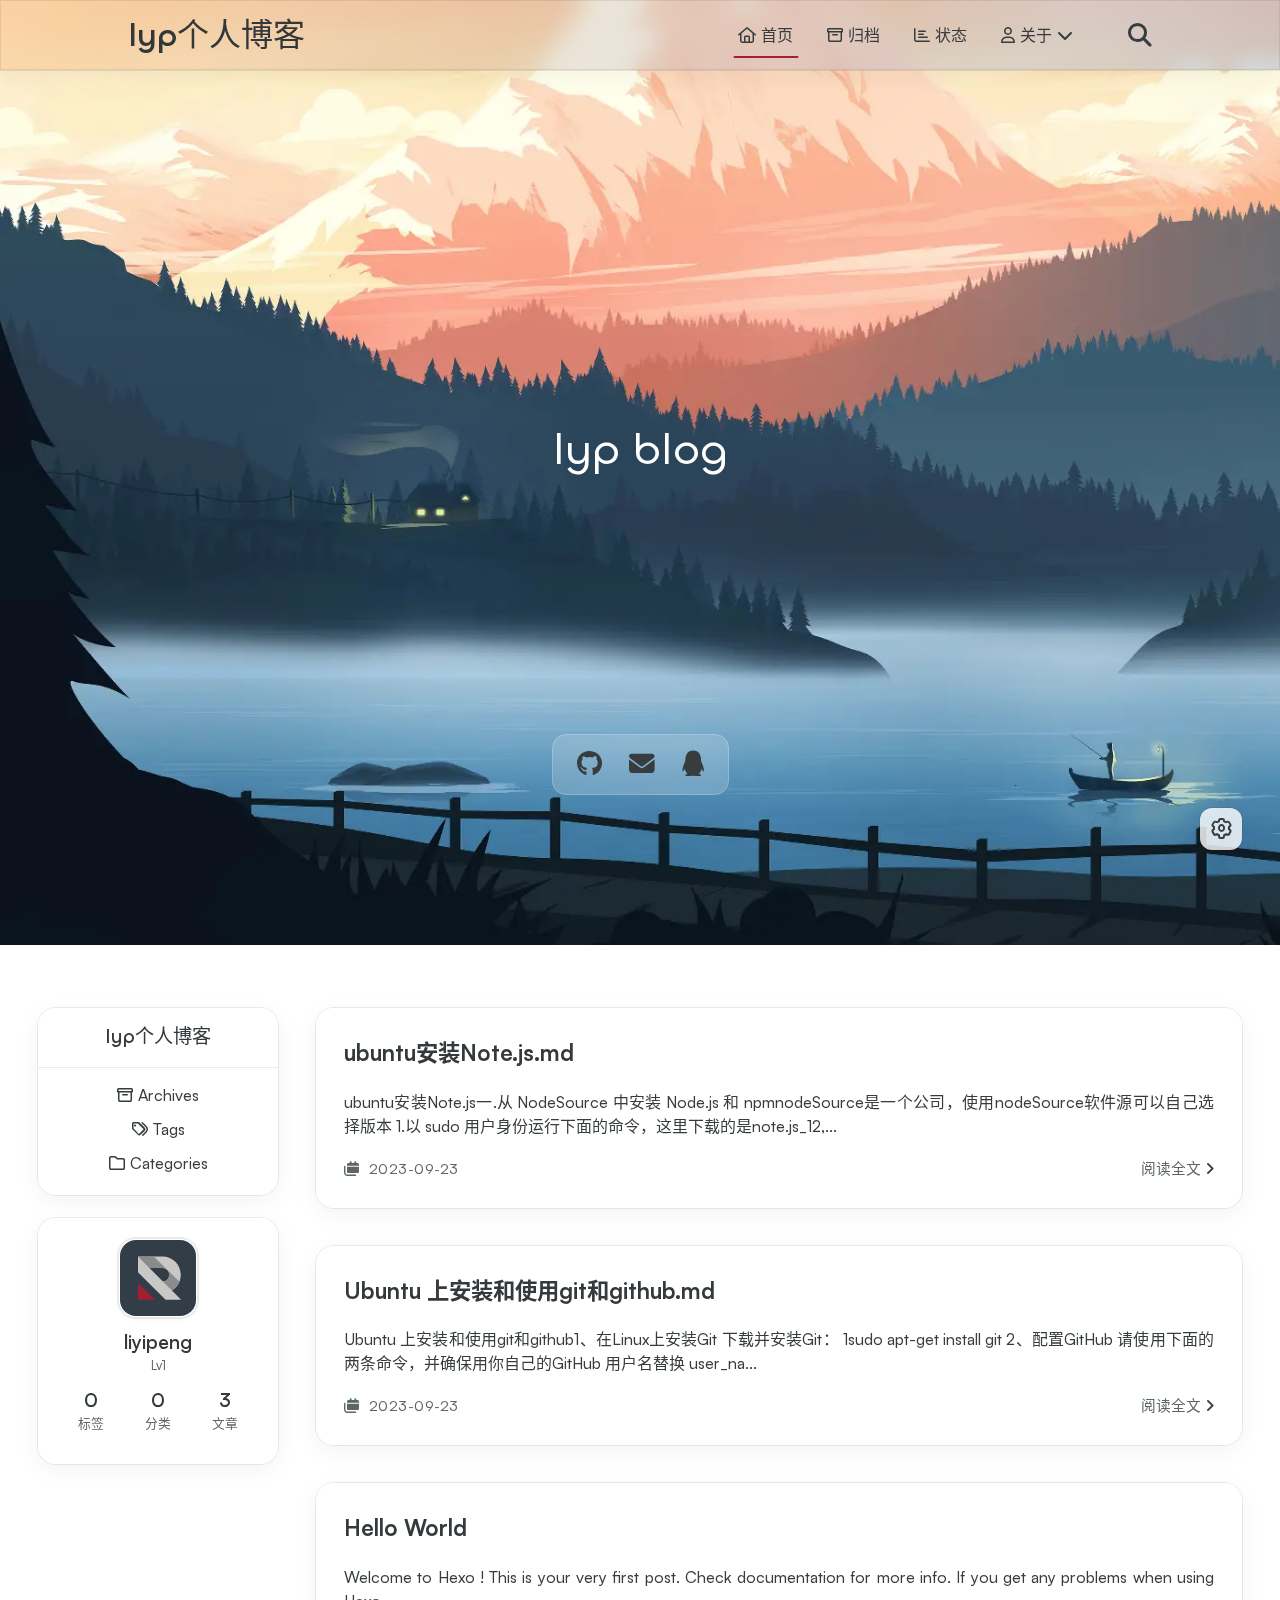
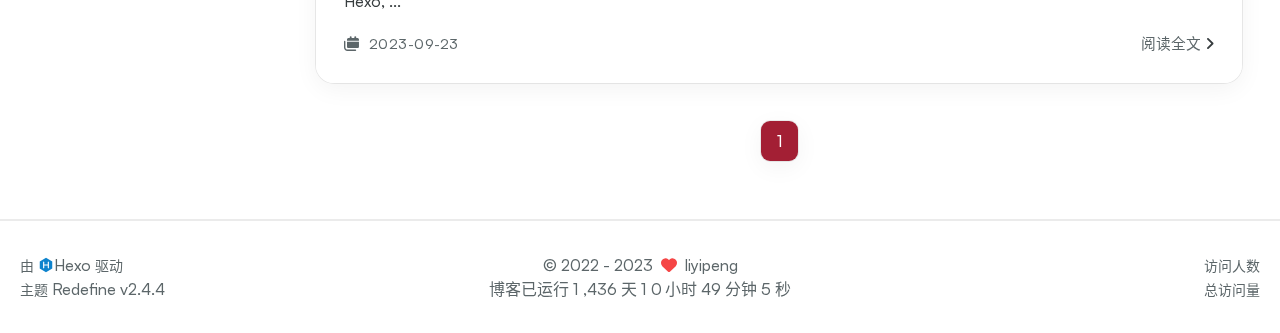
<file: index.html>
<!DOCTYPE html>
<html lang="zh-CN">
<head>
    <meta charset="utf-8">
    <meta name="viewport" content="width=device-width, initial-scale=1">
    <meta name="keywords" content="Hexo Theme Redefine">
    
    <meta name="author" content="liyipeng">
    <!-- preconnect -->
    <link rel="preconnect" href="https://fonts.googleapis.com">
    <link rel="preconnect" href="https://fonts.gstatic.com" crossorigin>
    
    
    <!--- Seo Part-->
    
    <link rel="canonical" href="http://example.com/"/>
    <meta name="robots" content="index,follow">
    <meta name="googlebot" content="index,follow">
    <meta name="revisit-after" content="1 days">
    
        <meta property="og:type" content="website">
<meta property="og:title" content="Hexo">
<meta property="og:url" content="http://example.com/index.html">
<meta property="og:site_name" content="Hexo">
<meta property="og:locale" content="zh_CN">
<meta property="article:author" content="John Doe">
<meta name="twitter:card" content="summary">
    
    
        <!-- Google tag (gtag.js) -->
        <script src="https://www.googletagmanager.com/gtag/js?id="></script>
        <script>
        window.dataLayer = window.dataLayer || [];
        function gtag(){dataLayer.push(arguments);}
        gtag('js', new Date());

        gtag('config', '');
        </script>
    
    <!--- Icon Part-->
    <link rel="icon" type="image/png" href="/images/redefine-favicon.svg" sizes="192x192">
    <link rel="apple-touch-icon" sizes="180x180" href="/images/redefine-favicon.svg">
    <meta name="theme-color" content="#A31F34">
    <link rel="shortcut icon" href="/images/redefine-favicon.svg">
    <!--- Page Info-->
    
    <title>
        
        lyp个人博客
    </title>
    
<link rel="stylesheet" href="/css/style.css">


    
        
<link rel="stylesheet" href="/css/build/styles.css">

    

    
<link rel="stylesheet" href="/fonts/fonts.css">

    
<link rel="stylesheet" href="/fonts/Satoshi/satoshi.css">

    
<link rel="stylesheet" href="/fonts/Chillax/chillax.css">

    <!--- Font Part-->
    
    
    
        <link href="" rel="stylesheet">
    
    

    <!--- Inject Part-->
    
    <script id="hexo-configurations">
    let Global = window.Global || {};
    Global.hexo_config = {"hostname":"example.com","root":"/","language":"zh-CN","path":"search.xml"};
    Global.theme_config = {"articles":{"style":{"font_size":"16px","line_height":1.5,"image_border_radius":"14px","image_alignment":"center","image_caption":false,"link_icon":true},"word_count":{"enable":true,"count":true,"min2read":true},"author_label":{"enable":true,"auto":false,"list":[]},"code_block":{"copy":true,"style":"mac","font":{"enable":false,"family":null,"url":null}},"toc":{"enable":true,"max_depth":3,"number":false,"expand":true,"init_open":true},"copyright":true,"lazyload":true,"recommendation":{"enable":true,"title":"推荐文章","limit":5,"mobile_limit":4,"placeholder":"/images/wallhaven-wqery6-light.webp","skip_dirs":[]}},"colors":{"primary":"#A31F34","secondary":null},"global":{"fonts":{"chinese":{"enable":true,"family":null,"url":null},"english":{"enable":false,"family":null,"url":null}},"content_max_width":"1000px","sidebar_width":"210px","hover":{"shadow":true,"scale":true},"scroll_progress":{"bar":true,"percentage":true},"website_counter":{"url":"https://busuanzi.ibruce.info/busuanzi/2.3/busuanzi.pure.mini.js","enable":true,"site_pv":true,"site_uv":true,"post_pv":true},"single_page":true,"open_graph":true,"google_analytics":{"enable":true,"id":null}},"home_banner":{"enable":true,"style":"fixed","image":{"light":"/images/wallhaven-wqery6-light.webp","dark":"/images/wallhaven-wqery6-dark.webp"},"title":"lyp blog","subtitle":{"text":["获得自由的关键在于不断成为真正的自己。","过去无可挽回，未来可以改变。"],"hitokoto":{"enable":false,"api":"https://v1.hitokoto.cn"},"typing_speed":150,"backing_speed":100,"starting_delay":560,"backing_delay":1500,"loop":true,"smart_backspace":true},"text_color":{"light":"#fff","dark":"#d1d1b6"},"text_style":{"title_size":"2.8rem","subtitle_size":"1.5rem","line_height":1.2},"custom_font":{"enable":false,"family":null,"url":null},"social_links":{"enable":true,"links":{"github":"https://github.com/duye-48","instagram":null,"zhihu":null,"twitter":null,"email":"3145352918@qq.com","qq":3145352918},"qrs":{"weixin":null}}},"plugins":{"feed":{"enable":false},"aplayer":{"enable":false,"type":"fixed","audios":[{"name":null,"artist":null,"url":null,"cover":null}]},"mermaid":{"enable":false,"version":"9.3.0"}},"version":"2.4.4","navbar":{"auto_hide":true,"color":{"left":"#f78736","right":"#367df7","transparency":35},"links":{"Home":{"path":"/","icon":"fa-regular fa-house"},"Archives":{"path":"/archives","icon":"fa-regular fa-archive"},"Status":{"path":"https://status.evanluo.top/","icon":"fa-regular fa-chart-bar"},"About":{"icon":"fa-regular fa-user","submenus":{"Me":"/about","Github":"https://github.com/EvanNotFound/hexo-theme-redefine"}}},"search":{"enable":true,"preload":true}},"page_templates":{"friends_column":2,"tags_style":"blur"},"home":{"sidebar":{"enable":true,"position":"left","first_item":"menu","announcement":null,"links":{"Archives":{"path":"/archives","icon":"fa-regular fa-archive"},"Tags":{"path":"/tags","icon":"fa-regular fa-tags"},"Categories":{"path":"/categories","icon":"fa-regular fa-folder"}}},"article_date_format":"auto","categories":{"enable":true,"limit":3},"tags":{"enable":true,"limit":3}},"footerStart":"2022/8/17 11:45:14"};
    Global.language_ago = {"second":"%s 秒前","minute":"%s 分钟前","hour":"%s 小时前","day":"%s 天前","week":"%s 周前","month":"%s 个月前","year":"%s 年前"};
    Global.data_config = {"masonry":false};
  </script>
    
    <!--- Fontawesome Part-->
    
<link rel="stylesheet" href="/fontawesome/fontawesome.min.css">

    
<link rel="stylesheet" href="/fontawesome/brands.min.css">

    
<link rel="stylesheet" href="/fontawesome/solid.min.css">

    
<link rel="stylesheet" href="/fontawesome/regular.min.css">

    
    
    
    
<meta name="generator" content="Hexo 6.3.0"></head>


<body>
<div class="progress-bar-container">
    
        <span class="scroll-progress-bar"></span>
    

    
        <span class="pjax-progress-bar"></span>
        <span class="swup-progress-icon">
            <i class="fa-solid fa-circle-notch fa-spin"></i>
        </span>
    
</div>


<main class="page-container" id="swup">

    
        
    <style>
        .home-banner-container {
            background: transparent !important;
        }

        .home-article-item,
        .sidebar-links,
        .sidebar-content,
        a.page-number,
        a.extend,
        .sidebar-links .links:hover,
        .right-bottom-tools,
        footer.footer {
            background-color: var(--background-color-transparent-80) !important;
        }

        .right-bottom-tools:hover,
        a.page-number:hover,
        a.extend:hover {
            background-color: var(--primary-color) !important;
        }

        .site-info,
        .home-article-sticky-label {
            background-color: var(--background-color-transparent-15) !important;
        }

        .home-article-sticky-label {
            backdrop-filter: none !important;
        }
    </style>

    <div class="home-banner-background transition-fade">
    </div>


<div class="home-banner-container flex justify-center items-center transition-fade">
    <div class="content flex justify-center items-center">
        <div class="description flex flex-col justify-center items-center"
        
        >
            lyp blog
            
            
                <p><i id="subtitle"></i></p>
            
        </div>
        
            <div class="social-contacts">
                
                    
                        
                            <span class="social-contact-item github">
                                <a target="_blank" href="https://github.com/duye-48">
                                    <i class="fa-brands fa-github"></i>
                                </a>
                            </span>
                        
                    
                
                    
                
                    
                
                    
                
                    
                        
                            <span class="social-contact-item email">
                                <a href="mailto:3145352918@qq.com">
                                    <i class="fa-solid fa-envelope"></i>
                                </a>
                            </span>
                        
                    
                
                    
                        
                            <span class="social-contact-item qq">
                                <a target="_blank" href="3145352918">
                                    <i class="fa-brands fa-qq"></i>
                                </a>
                            </span>
                        
                    
                
                
                    
                        
                    
                
            </div>
        
    </div>
</div>



    

    <div class="main-content-container">


        <div class="main-content-header">
            <header class="navbar-container">
    
    <div class="navbar-content has-home-banner">
        <div class="left">
            
            <a class="logo-title" href="http://example.com/">
                <h1>
                lyp个人博客
                </h1>
            </a>
        </div>

        <div class="right">
            <!-- PC -->
            <div class="desktop">
                <ul class="navbar-list">
                    
                        
                            <li class="navbar-item">
                                <!-- Menu -->
                                <a class="active" 
                                    href="/"  >
                                    
                                        
                                            <i class="fa-regular fa-house"></i>
                                        
                                        首页
                                    
                                </a>
                                <!-- Submenu -->
                                
                            </li>
                    
                        
                            <li class="navbar-item">
                                <!-- Menu -->
                                <a class="" 
                                    href="/archives"  >
                                    
                                        
                                            <i class="fa-regular fa-archive"></i>
                                        
                                        归档
                                    
                                </a>
                                <!-- Submenu -->
                                
                            </li>
                    
                        
                            <li class="navbar-item">
                                <!-- Menu -->
                                <a class="" 
                                    target="_blank" rel="noopener" href="https://status.evanluo.top/"  >
                                    
                                        
                                            <i class="fa-regular fa-chart-bar"></i>
                                        
                                        状态
                                    
                                </a>
                                <!-- Submenu -->
                                
                            </li>
                    
                        
                            <li class="navbar-item">
                                <!-- Menu -->
                                <a class="has-dropdown" 
                                    href="#" onClick="return false;">
                                    
                                        
                                            <i class="fa-regular fa-user"></i>
                                        
                                        关于&nbsp;<i class="fa-solid fa-chevron-down"></i>
                                    
                                </a>
                                <!-- Submenu -->
                                
                                    <ul class="sub-menu">
                                    
                                        <li>
                                        <a href="/about">ME
                                        </a>
                                        </li>
                                    
                                        <li>
                                        <a target="_blank" rel="noopener" href="https://github.com/EvanNotFound/hexo-theme-redefine">GITHUB
                                        </a>
                                        </li>
                                    
                                    </ul>
                                
                            </li>
                    
                    
                        <li class="navbar-item search search-popup-trigger">
                            <i class="fa-solid fa-magnifying-glass"></i>
                        </li>
                    
                </ul>
            </div>
            <!-- Mobile -->
            <div class="mobile">
                
                    <div class="icon-item search search-popup-trigger"><i class="fa-solid fa-magnifying-glass"></i></div>
                
                <div class="icon-item navbar-bar">
                    <div class="navbar-bar-middle"></div>
                </div>
            </div>
        </div>
    </div>

    <!-- Mobile drawer -->
    <div class="navbar-drawer w-full absolute top-0 left-0 bg-background-color">
        <ul class="drawer-navbar-list flex flex-col justify-start items-center">
            
                
                    <li class="drawer-navbar-item text-base my-1.5 flex justify-center items-center">
                        <a class="rounded-3xl py-1.5 px-5 hover:border hover:!text-primary active:!text-primary group active" 
                        href="/"  >
                             
                                
                                    <i class="fa-regular fa-house"></i>
                                
                                首页
                            
                        </a>
                    </li>
                    <!-- Submenu -->
                    
            
                
                    <li class="drawer-navbar-item text-base my-1.5 flex justify-center items-center">
                        <a class="rounded-3xl py-1.5 px-5 hover:border hover:!text-primary active:!text-primary group " 
                        href="/archives"  >
                             
                                
                                    <i class="fa-regular fa-archive"></i>
                                
                                归档
                            
                        </a>
                    </li>
                    <!-- Submenu -->
                    
            
                
                    <li class="drawer-navbar-item text-base my-1.5 flex justify-center items-center">
                        <a class="rounded-3xl py-1.5 px-5 hover:border hover:!text-primary active:!text-primary group " 
                        target="_blank" rel="noopener" href="https://status.evanluo.top/"  >
                             
                                
                                    <i class="fa-regular fa-chart-bar"></i>
                                
                                状态
                            
                        </a>
                    </li>
                    <!-- Submenu -->
                    
            
                
                    <li class="drawer-navbar-item text-base my-1.5 flex justify-center items-center">
                        <a class="rounded-3xl py-1.5 px-5 hover:border hover:!text-primary active:!text-primary group has-dropdown" 
                        href="#" onClick="return false;">
                            
                                
                                    <i class="fa-regular fa-user"></i>
                                
                                关于&nbsp;<i class="group-hover:rotate-180 transition-transform fa-solid fa-chevron-down"></i>
                            
                        </a>
                    </li>
                    <!-- Submenu -->
                              
                        
                            <li class="text-base flex justify-center items-center hover:underline active:underline hover:underline-offset-1 rounded-3xl">
                                <a class="py-0.5" href="/about">ME</a>
                            </li>
                        
                            <li class="text-base flex justify-center items-center hover:underline active:underline hover:underline-offset-1 rounded-3xl">
                                <a class="py-0.5" target="_blank" rel="noopener" href="https://github.com/EvanNotFound/hexo-theme-redefine">GITHUB</a>
                            </li>
                        
                    
            

        </ul>
    </div>

    <div class="window-mask"></div>

</header>


        </div>

        <div class="main-content-body">

            
                <div class="home-sidebar-container">
    <div class="sticky-container">
        
            
                <div class="sidebar-links">
                    <div class="site-info">
                        <div class="site-name">lyp个人博客</div>
                        
                    </div>
                    
                        
                            
                                <a class="links" href="/archives">
                                    
                                        <i class="fa-regular fa-archive icon-space"></i>
                                    
                                    <span class="link-name">Archives</span>
                                </a>
                            
                        
                            
                                <a class="links" href="/tags">
                                    
                                        <i class="fa-regular fa-tags icon-space"></i>
                                    
                                    <span class="link-name">Tags</span>
                                </a>
                            
                        
                            
                                <a class="links" href="/categories">
                                    
                                        <i class="fa-regular fa-folder icon-space"></i>
                                    
                                    <span class="link-name">Categories</span>
                                </a>
                            
                        
                    
                </div>
            
            <div class="sidebar-content"  marginTop >
                <div class="avatar">
                    <img src="/images/redefine-avatar.svg">
                </div>
                <div class="author">
                    <div class="name">liyipeng</div>
                    
                        <div class="label">Lv1</div>
                    
                </div>
                <div class="statistics">
                    <a class="item" href="/tags">
                        <div class="number">0</div>
                        <div class="label">标签</div>
                    </a>
                    <a class="item" href="/categories">
                        <div class="number">0</div>
                        <div class="label">分类</div>
                    </a>
                    <a class="item" href="/archives">
                        <div class="number">3</div>
                        <div class="label">文章</div>
                    </a>
                </div>
            </div>
        

    </div>
</div>

            

            <div class="main-content">

                
                    <div class="home-content-container">
    <ul class="home-article-list">
        
            <li class="home-article-item">

                

                

                

                <h3 class="home-article-title">
                    <a href="/2023/09/23/ubuntu%E5%AE%89%E8%A3%85Note-js/">
                        ubuntu安装Note.js.md
                    </a>
                </h3>

                <div class="home-article-content markdown-body">
                    
                        ubuntu安装Note.js一.从 NodeSource 中安装 Node.js 和 npmnodeSource是一个公司，使用nodeSource软件源可以自己选择版本
1.以 sudo 用户身份运行下面的命令，这里下载的是note.js_12,...
                    
                </div>

                <div class="home-article-meta-info-container">
    <div class="home-article-meta-info">
        <span><i class="fa-solid fa-calendars"></i>&nbsp;
            <span class="home-article-date" data-date="Sat Sep 23 2023 20:52:26 GMT+0800">
                
                    2023-09-23
                
            </span>
        </span>
        
        
    </div>

    <a href="/2023/09/23/ubuntu%E5%AE%89%E8%A3%85Note-js/">阅读全文<span class="seo-reader-text">ubuntu安装Note.js.md</span>&nbsp;<i class="fa-solid fa-angle-right"></i></a>
</div>

            </li>
        
            <li class="home-article-item">

                

                

                

                <h3 class="home-article-title">
                    <a href="/2023/09/23/ubuntu%E4%B8%8A%E5%AE%89%E8%A3%85%E5%92%8C%E4%BD%BF%E7%94%A8git%E5%92%8Cgithub/">
                        Ubuntu 上安装和使用git和github.md
                    </a>
                </h3>

                <div class="home-article-content markdown-body">
                    
                        Ubuntu 上安装和使用git和github1、在Linux上安装Git
下载并安装Git：
1sudo apt-get install git

2、配置GitHub
请使用下面的两条命令，并确保用你自己的GitHub 用户名替换 user_na...
                    
                </div>

                <div class="home-article-meta-info-container">
    <div class="home-article-meta-info">
        <span><i class="fa-solid fa-calendars"></i>&nbsp;
            <span class="home-article-date" data-date="Sat Sep 23 2023 20:52:03 GMT+0800">
                
                    2023-09-23
                
            </span>
        </span>
        
        
    </div>

    <a href="/2023/09/23/ubuntu%E4%B8%8A%E5%AE%89%E8%A3%85%E5%92%8C%E4%BD%BF%E7%94%A8git%E5%92%8Cgithub/">阅读全文<span class="seo-reader-text">Ubuntu 上安装和使用git和github.md</span>&nbsp;<i class="fa-solid fa-angle-right"></i></a>
</div>

            </li>
        
            <li class="home-article-item">

                

                

                

                <h3 class="home-article-title">
                    <a href="/2023/09/23/hello-world/">
                        Hello World
                    </a>
                </h3>

                <div class="home-article-content markdown-body">
                    
                        Welcome to Hexo ! This is your very first post. Check documentation  for more info. If you get any problems when using Hexo, ...
                    
                </div>

                <div class="home-article-meta-info-container">
    <div class="home-article-meta-info">
        <span><i class="fa-solid fa-calendars"></i>&nbsp;
            <span class="home-article-date" data-date="Sat Sep 23 2023 02:11:17 GMT+0800">
                
                    2023-09-23
                
            </span>
        </span>
        
        
    </div>

    <a href="/2023/09/23/hello-world/">阅读全文<span class="seo-reader-text">Hello World</span>&nbsp;<i class="fa-solid fa-angle-right"></i></a>
</div>

            </li>
        
    </ul>

    <div class="home-paginator">
        <div class="paginator">
    <span class="page-number current">1</span>
</div>

    </div>
</div>

                    <div class="comment-container pjax"></div>
                

            </div>

            

        </div>

        <div class="main-content-footer">
            <footer class="footer mt-5 py-5 h-auto text-base text-third-text-color relative border-t-2 border-t-border-color">
    <div class="info-container py-3 text-center">
        
        <div class="text-center">
            &copy;
            
              <span>2022</span>
              -
            
            2023&nbsp;&nbsp;<i class="fa-solid fa-heart fa-beat" style="--fa-animation-duration: 0.5s; color: #f54545"></i>&nbsp;&nbsp;<a href="/">liyipeng</a>
        </div>
        
            <script data-swup-reload-script src="https://busuanzi.ibruce.info/busuanzi/2.3/busuanzi.pure.mini.js"></script>
            <div class="relative text-center lg:absolute lg:right-[20px] lg:top-1/2 lg:-translate-y-1/2 lg:text-right">
                
                    <span id="busuanzi_container_site_uv" class="lg:!block">
                        <span class="text-sm">访问人数</span>
                        <span id="busuanzi_value_site_uv"></span>
                    </span>
                
                
                    <span id="busuanzi_container_site_pv" class="lg:!block">
                        <span class="text-sm">总访问量</span>
                        <span id="busuanzi_value_site_pv"></span>
                    </span>
                
            </div>
        
        <div class="relative text-center lg:absolute lg:left-[20px] lg:top-1/2 lg:-translate-y-1/2 lg:text-left">
            <span class="lg:block text-sm">由 <?xml version="1.0" encoding="utf-8"?><!DOCTYPE svg PUBLIC "-//W3C//DTD SVG 1.1//EN" "http://www.w3.org/Graphics/SVG/1.1/DTD/svg11.dtd"><svg class="relative top-[2px] inline-block align-baseline" version="1.1" id="圖層_1" xmlns="http://www.w3.org/2000/svg" xmlns:xlink="http://www.w3.org/1999/xlink" x="0px" y="0px" width="1rem" height="1rem" viewBox="0 0 512 512" enable-background="new 0 0 512 512" xml:space="preserve"><path fill="#0E83CD" d="M256.4,25.8l-200,115.5L56,371.5l199.6,114.7l200-115.5l0.4-230.2L256.4,25.8z M349,354.6l-18.4,10.7l-18.6-11V275H200v79.6l-18.4,10.7l-18.6-11v-197l18.5-10.6l18.5,10.8V237h112v-79.6l18.5-10.6l18.5,10.8V354.6z"/></svg><a target="_blank" class="text-base" href="https://hexo.io">Hexo</a> 驱动</span>
            <span class="text-sm lg:block">主题&nbsp;<a class="text-base" target="_blank" href="https://github.com/EvanNotFound/hexo-theme-redefine">Redefine v2.4.4</a></span>
        </div>
        
        
            <div>
                博客已运行 <span class="odometer" id="runtime_days" ></span> 天 <span class="odometer" id="runtime_hours"></span> 小时 <span class="odometer" id="runtime_minutes"></span> 分钟 <span class="odometer" id="runtime_seconds"></span> 秒
            </div>
        
        
            <script data-swup-reload-script>
                try {
                    function odometer_init() {
                    const elements = document.querySelectorAll('.odometer');
                    elements.forEach(el => {
                        new Odometer({
                            el,
                            format: '( ddd).dd',
                            duration: 200
                        });
                    });
                    }
                    odometer_init();
                } catch (error) {}
            </script>
        
        
        
    </div>  
</footer>
        </div>
    </div>

    

    <div class="right-side-tools-container">
        <div class="side-tools-container">
    <ul class="hidden-tools-list">
        <li class="right-bottom-tools tool-font-adjust-plus flex justify-center items-center">
            <i class="fa-regular fa-magnifying-glass-plus"></i>
        </li>

        <li class="right-bottom-tools tool-font-adjust-minus flex justify-center items-center">
            <i class="fa-regular fa-magnifying-glass-minus"></i>
        </li>

        <li class="right-bottom-tools tool-expand-width flex justify-center items-center">
            <i class="fa-regular fa-expand"></i>
        </li>

        <li class="right-bottom-tools tool-dark-light-toggle flex justify-center items-center">
            <i class="fa-regular fa-moon"></i>
        </li>

        <!-- rss -->
        

        

        <li class="right-bottom-tools tool-scroll-to-bottom flex justify-center items-center">
            <i class="fa-regular fa-arrow-down"></i>
        </li>
    </ul>

    <ul class="visible-tools-list">
        <li class="right-bottom-tools toggle-tools-list flex justify-center items-center">
            <i class="fa-regular fa-cog fa-spin"></i>
        </li>
        
            <li class="right-bottom-tools tool-scroll-to-top flex justify-center items-center">
                <i class="arrow-up fas fa-arrow-up"></i>
                <span class="percent"></span>
            </li>
        
        
    </ul>
</div>

    </div>

    <div class="image-viewer-container">
    <img src="">
</div>


    
        <div class="search-pop-overlay">
    <div class="popup search-popup">
        <div class="search-header">
          <span class="search-input-field-pre">
            <i class="fa-solid fa-keyboard"></i>
          </span>
            <div class="search-input-container">
                <input autocomplete="off"
                       autocorrect="off"
                       autocapitalize="off"
                       placeholder="搜索..."
                       spellcheck="false"
                       type="search"
                       class="search-input"
                >
            </div>
            <span class="popup-btn-close">
                <i class="fa-solid fa-times"></i>
            </span>
        </div>
        <div id="search-result">
            <div id="no-result">
                <i class="fa-solid fa-spinner fa-spin-pulse fa-5x fa-fw"></i>
            </div>
        </div>
    </div>
</div>

    

</main>


    
<script src="/js/libs/Swup.min.js"></script>

<script src="/js/libs/SwupSlideTheme.min.js"></script>

<script src="/js/libs/SwupScriptsPlugin.min.js"></script>

<script src="/js/libs/SwupProgressPlugin.min.js"></script>

<script src="/js/libs/SwupScrollPlugin.min.js"></script>

<script>
    const swup = new Swup({
        plugins: [
            new SwupScriptsPlugin({
                optin: true,
            }),
            new SwupProgressPlugin(),
            new SwupScrollPlugin({
                offset: 80,
            }),
            new SwupSlideTheme({
                mainElement: ".main-content-body",
            }),
        ],
        containers: ["#swup"],
    });

    swup.hooks.on("page:view", () => {
        Global.refresh();
    });

    // if (document.readyState === "complete") {
    //
    // } else {
    //     document.addEventListener("DOMContentLoaded", () => init());
    // }
</script>







<script src="/js/utils.js" type="module"></script>

<script src="/js/main.js" type="module"></script>

<script src="/js/layouts/navbarShrink.js" type="module"></script>

<script src="/js/tools/scrollTopBottom.js" type="module"></script>

<script src="/js/tools/lightDarkSwitch.js" type="module"></script>

<script src="/js/layouts/categoryList.js" type="module"></script>



    
<script src="/js/tools/localSearch.js"></script>




    
<script src="/js/tools/codeBlock.js"></script>




    
<script src="/js/layouts/lazyload.js"></script>




    
<script src="/js/tools/runtime.js"></script>

    
<script src="/js/libs/odometer.min.js"></script>

    
<link rel="stylesheet" href="/assets/odometer-theme-minimal.css">




  
<script src="/js/libs/Typed.min.js"></script>

  
<script src="/js/plugins/typed.js"></script>







<div class="post-scripts" data-swup-reload-script>
    
        
<script src="/js/libs/anime.min.js"></script>

        
<script src="/js/tools/tocToggle.js" type="module"></script>

<script src="/js/layouts/toc.js" type="module"></script>

<script src="/js/plugins/tabs.js" type="module"></script>

    
</div>


</body>
</html>
</file>
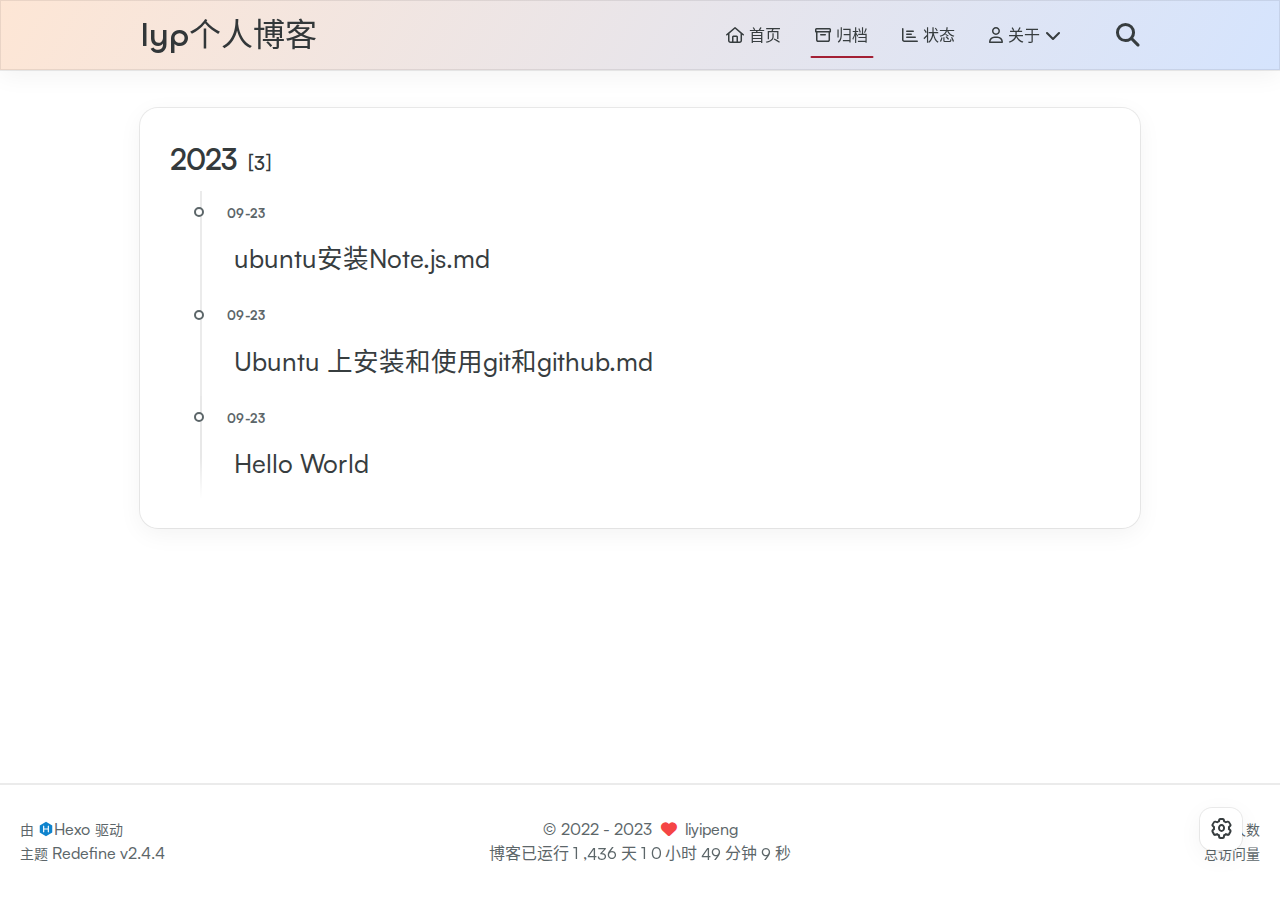
<file: archives/index.html>
<!DOCTYPE html>
<html lang="zh-CN">
<head>
    <meta charset="utf-8">
    <meta name="viewport" content="width=device-width, initial-scale=1">
    <meta name="keywords" content="Hexo Theme Redefine">
    
    <meta name="author" content="liyipeng">
    <!-- preconnect -->
    <link rel="preconnect" href="https://fonts.googleapis.com">
    <link rel="preconnect" href="https://fonts.gstatic.com" crossorigin>
    
    
    <!--- Seo Part-->
    
    <link rel="canonical" href="http://example.com/archives/"/>
    <meta name="robots" content="index,follow">
    <meta name="googlebot" content="index,follow">
    <meta name="revisit-after" content="1 days">
    
        <meta property="og:type" content="website">
<meta property="og:title" content="Hexo">
<meta property="og:url" content="http://example.com/archives/index.html">
<meta property="og:site_name" content="Hexo">
<meta property="og:locale" content="zh_CN">
<meta property="article:author" content="John Doe">
<meta name="twitter:card" content="summary">
    
    
        <!-- Google tag (gtag.js) -->
        <script src="https://www.googletagmanager.com/gtag/js?id="></script>
        <script>
        window.dataLayer = window.dataLayer || [];
        function gtag(){dataLayer.push(arguments);}
        gtag('js', new Date());

        gtag('config', '');
        </script>
    
    <!--- Icon Part-->
    <link rel="icon" type="image/png" href="/images/redefine-favicon.svg" sizes="192x192">
    <link rel="apple-touch-icon" sizes="180x180" href="/images/redefine-favicon.svg">
    <meta name="theme-color" content="#A31F34">
    <link rel="shortcut icon" href="/images/redefine-favicon.svg">
    <!--- Page Info-->
    
    <title>
        
            归档 -
        
        lyp个人博客
    </title>
    
<link rel="stylesheet" href="/css/style.css">


    
        
<link rel="stylesheet" href="/css/build/styles.css">

    

    
<link rel="stylesheet" href="/fonts/fonts.css">

    
<link rel="stylesheet" href="/fonts/Satoshi/satoshi.css">

    
<link rel="stylesheet" href="/fonts/Chillax/chillax.css">

    <!--- Font Part-->
    
    
    
        <link href="" rel="stylesheet">
    
    

    <!--- Inject Part-->
    
    <script id="hexo-configurations">
    let Global = window.Global || {};
    Global.hexo_config = {"hostname":"example.com","root":"/","language":"zh-CN","path":"search.xml"};
    Global.theme_config = {"articles":{"style":{"font_size":"16px","line_height":1.5,"image_border_radius":"14px","image_alignment":"center","image_caption":false,"link_icon":true},"word_count":{"enable":true,"count":true,"min2read":true},"author_label":{"enable":true,"auto":false,"list":[]},"code_block":{"copy":true,"style":"mac","font":{"enable":false,"family":null,"url":null}},"toc":{"enable":true,"max_depth":3,"number":false,"expand":true,"init_open":true},"copyright":true,"lazyload":true,"recommendation":{"enable":true,"title":"推荐文章","limit":5,"mobile_limit":4,"placeholder":"/images/wallhaven-wqery6-light.webp","skip_dirs":[]}},"colors":{"primary":"#A31F34","secondary":null},"global":{"fonts":{"chinese":{"enable":true,"family":null,"url":null},"english":{"enable":false,"family":null,"url":null}},"content_max_width":"1000px","sidebar_width":"210px","hover":{"shadow":true,"scale":true},"scroll_progress":{"bar":true,"percentage":true},"website_counter":{"url":"https://busuanzi.ibruce.info/busuanzi/2.3/busuanzi.pure.mini.js","enable":true,"site_pv":true,"site_uv":true,"post_pv":true},"single_page":true,"open_graph":true,"google_analytics":{"enable":true,"id":null}},"home_banner":{"enable":true,"style":"fixed","image":{"light":"/images/wallhaven-wqery6-light.webp","dark":"/images/wallhaven-wqery6-dark.webp"},"title":"lyp blog","subtitle":{"text":["获得自由的关键在于不断成为真正的自己。","过去无可挽回，未来可以改变。"],"hitokoto":{"enable":false,"api":"https://v1.hitokoto.cn"},"typing_speed":150,"backing_speed":100,"starting_delay":560,"backing_delay":1500,"loop":true,"smart_backspace":true},"text_color":{"light":"#fff","dark":"#d1d1b6"},"text_style":{"title_size":"2.8rem","subtitle_size":"1.5rem","line_height":1.2},"custom_font":{"enable":false,"family":null,"url":null},"social_links":{"enable":true,"links":{"github":"https://github.com/duye-48","instagram":null,"zhihu":null,"twitter":null,"email":"3145352918@qq.com","qq":3145352918},"qrs":{"weixin":null}}},"plugins":{"feed":{"enable":false},"aplayer":{"enable":false,"type":"fixed","audios":[{"name":null,"artist":null,"url":null,"cover":null}]},"mermaid":{"enable":false,"version":"9.3.0"}},"version":"2.4.4","navbar":{"auto_hide":true,"color":{"left":"#f78736","right":"#367df7","transparency":35},"links":{"Home":{"path":"/","icon":"fa-regular fa-house"},"Archives":{"path":"/archives","icon":"fa-regular fa-archive"},"Status":{"path":"https://status.evanluo.top/","icon":"fa-regular fa-chart-bar"},"About":{"icon":"fa-regular fa-user","submenus":{"Me":"/about","Github":"https://github.com/EvanNotFound/hexo-theme-redefine"}}},"search":{"enable":true,"preload":true}},"page_templates":{"friends_column":2,"tags_style":"blur"},"home":{"sidebar":{"enable":true,"position":"left","first_item":"menu","announcement":null,"links":{"Archives":{"path":"/archives","icon":"fa-regular fa-archive"},"Tags":{"path":"/tags","icon":"fa-regular fa-tags"},"Categories":{"path":"/categories","icon":"fa-regular fa-folder"}}},"article_date_format":"auto","categories":{"enable":true,"limit":3},"tags":{"enable":true,"limit":3}},"footerStart":"2022/8/17 11:45:14"};
    Global.language_ago = {"second":"%s 秒前","minute":"%s 分钟前","hour":"%s 小时前","day":"%s 天前","week":"%s 周前","month":"%s 个月前","year":"%s 年前"};
    Global.data_config = {"masonry":false};
  </script>
    
    <!--- Fontawesome Part-->
    
<link rel="stylesheet" href="/fontawesome/fontawesome.min.css">

    
<link rel="stylesheet" href="/fontawesome/brands.min.css">

    
<link rel="stylesheet" href="/fontawesome/solid.min.css">

    
<link rel="stylesheet" href="/fontawesome/regular.min.css">

    
    
    
    
<meta name="generator" content="Hexo 6.3.0"></head>


<body>
<div class="progress-bar-container">
    
        <span class="scroll-progress-bar"></span>
    

    
        <span class="pjax-progress-bar"></span>
        <span class="swup-progress-icon">
            <i class="fa-solid fa-circle-notch fa-spin"></i>
        </span>
    
</div>


<main class="page-container" id="swup">

    

    <div class="main-content-container">


        <div class="main-content-header">
            <header class="navbar-container">
    
    <div class="navbar-content">
        <div class="left">
            
            <a class="logo-title" href="http://example.com/">
                
                lyp个人博客
                
            </a>
        </div>

        <div class="right">
            <!-- PC -->
            <div class="desktop">
                <ul class="navbar-list">
                    
                        
                            <li class="navbar-item">
                                <!-- Menu -->
                                <a class="" 
                                    href="/"  >
                                    
                                        
                                            <i class="fa-regular fa-house"></i>
                                        
                                        首页
                                    
                                </a>
                                <!-- Submenu -->
                                
                            </li>
                    
                        
                            <li class="navbar-item">
                                <!-- Menu -->
                                <a class="active" 
                                    href="/archives"  >
                                    
                                        
                                            <i class="fa-regular fa-archive"></i>
                                        
                                        归档
                                    
                                </a>
                                <!-- Submenu -->
                                
                            </li>
                    
                        
                            <li class="navbar-item">
                                <!-- Menu -->
                                <a class="" 
                                    target="_blank" rel="noopener" href="https://status.evanluo.top/"  >
                                    
                                        
                                            <i class="fa-regular fa-chart-bar"></i>
                                        
                                        状态
                                    
                                </a>
                                <!-- Submenu -->
                                
                            </li>
                    
                        
                            <li class="navbar-item">
                                <!-- Menu -->
                                <a class="has-dropdown" 
                                    href="#" onClick="return false;">
                                    
                                        
                                            <i class="fa-regular fa-user"></i>
                                        
                                        关于&nbsp;<i class="fa-solid fa-chevron-down"></i>
                                    
                                </a>
                                <!-- Submenu -->
                                
                                    <ul class="sub-menu">
                                    
                                        <li>
                                        <a href="/about">ME
                                        </a>
                                        </li>
                                    
                                        <li>
                                        <a target="_blank" rel="noopener" href="https://github.com/EvanNotFound/hexo-theme-redefine">GITHUB
                                        </a>
                                        </li>
                                    
                                    </ul>
                                
                            </li>
                    
                    
                        <li class="navbar-item search search-popup-trigger">
                            <i class="fa-solid fa-magnifying-glass"></i>
                        </li>
                    
                </ul>
            </div>
            <!-- Mobile -->
            <div class="mobile">
                
                    <div class="icon-item search search-popup-trigger"><i class="fa-solid fa-magnifying-glass"></i></div>
                
                <div class="icon-item navbar-bar">
                    <div class="navbar-bar-middle"></div>
                </div>
            </div>
        </div>
    </div>

    <!-- Mobile drawer -->
    <div class="navbar-drawer w-full absolute top-0 left-0 bg-background-color">
        <ul class="drawer-navbar-list flex flex-col justify-start items-center">
            
                
                    <li class="drawer-navbar-item text-base my-1.5 flex justify-center items-center">
                        <a class="rounded-3xl py-1.5 px-5 hover:border hover:!text-primary active:!text-primary group " 
                        href="/"  >
                             
                                
                                    <i class="fa-regular fa-house"></i>
                                
                                首页
                            
                        </a>
                    </li>
                    <!-- Submenu -->
                    
            
                
                    <li class="drawer-navbar-item text-base my-1.5 flex justify-center items-center">
                        <a class="rounded-3xl py-1.5 px-5 hover:border hover:!text-primary active:!text-primary group active" 
                        href="/archives"  >
                             
                                
                                    <i class="fa-regular fa-archive"></i>
                                
                                归档
                            
                        </a>
                    </li>
                    <!-- Submenu -->
                    
            
                
                    <li class="drawer-navbar-item text-base my-1.5 flex justify-center items-center">
                        <a class="rounded-3xl py-1.5 px-5 hover:border hover:!text-primary active:!text-primary group " 
                        target="_blank" rel="noopener" href="https://status.evanluo.top/"  >
                             
                                
                                    <i class="fa-regular fa-chart-bar"></i>
                                
                                状态
                            
                        </a>
                    </li>
                    <!-- Submenu -->
                    
            
                
                    <li class="drawer-navbar-item text-base my-1.5 flex justify-center items-center">
                        <a class="rounded-3xl py-1.5 px-5 hover:border hover:!text-primary active:!text-primary group has-dropdown" 
                        href="#" onClick="return false;">
                            
                                
                                    <i class="fa-regular fa-user"></i>
                                
                                关于&nbsp;<i class="group-hover:rotate-180 transition-transform fa-solid fa-chevron-down"></i>
                            
                        </a>
                    </li>
                    <!-- Submenu -->
                              
                        
                            <li class="text-base flex justify-center items-center hover:underline active:underline hover:underline-offset-1 rounded-3xl">
                                <a class="py-0.5" href="/about">ME</a>
                            </li>
                        
                            <li class="text-base flex justify-center items-center hover:underline active:underline hover:underline-offset-1 rounded-3xl">
                                <a class="py-0.5" target="_blank" rel="noopener" href="https://github.com/EvanNotFound/hexo-theme-redefine">GITHUB</a>
                            </li>
                        
                    
            

        </ul>
    </div>

    <div class="window-mask"></div>

</header>


        </div>

        <div class="main-content-body">

            

            <div class="main-content">

                
                    <div class="archive-container ">
    
<div class="archive-list-container">
    
        <section class="archive-item">
            <div class="archive-item-header">
                <span class="archive-year">2023</span>
                <span class="archive-year-post-count">[3]</span>
            </div>
            <ul class="article-list">
              
              <li class="article-item" date-is='09-23'>
                <a href="/2023/09/23/ubuntu%E5%AE%89%E8%A3%85Note-js/">
                  <span class="article-title">ubuntu安装Note.js.md</span>
                </a>
              </li>
              
              <li class="article-item" date-is='09-23'>
                <a href="/2023/09/23/ubuntu%E4%B8%8A%E5%AE%89%E8%A3%85%E5%92%8C%E4%BD%BF%E7%94%A8git%E5%92%8Cgithub/">
                  <span class="article-title">Ubuntu 上安装和使用git和github.md</span>
                </a>
              </li>
              
              <li class="article-item" date-is='09-23'>
                <a href="/2023/09/23/hello-world/">
                  <span class="article-title">Hello World</span>
                </a>
              </li>
              
            </ul>
        </section>
    
</div>

</div>

                

            </div>

            

        </div>

        <div class="main-content-footer">
            <footer class="footer mt-5 py-5 h-auto text-base text-third-text-color relative border-t-2 border-t-border-color">
    <div class="info-container py-3 text-center">
        
        <div class="text-center">
            &copy;
            
              <span>2022</span>
              -
            
            2023&nbsp;&nbsp;<i class="fa-solid fa-heart fa-beat" style="--fa-animation-duration: 0.5s; color: #f54545"></i>&nbsp;&nbsp;<a href="/">liyipeng</a>
        </div>
        
            <script data-swup-reload-script src="https://busuanzi.ibruce.info/busuanzi/2.3/busuanzi.pure.mini.js"></script>
            <div class="relative text-center lg:absolute lg:right-[20px] lg:top-1/2 lg:-translate-y-1/2 lg:text-right">
                
                    <span id="busuanzi_container_site_uv" class="lg:!block">
                        <span class="text-sm">访问人数</span>
                        <span id="busuanzi_value_site_uv"></span>
                    </span>
                
                
                    <span id="busuanzi_container_site_pv" class="lg:!block">
                        <span class="text-sm">总访问量</span>
                        <span id="busuanzi_value_site_pv"></span>
                    </span>
                
            </div>
        
        <div class="relative text-center lg:absolute lg:left-[20px] lg:top-1/2 lg:-translate-y-1/2 lg:text-left">
            <span class="lg:block text-sm">由 <?xml version="1.0" encoding="utf-8"?><!DOCTYPE svg PUBLIC "-//W3C//DTD SVG 1.1//EN" "http://www.w3.org/Graphics/SVG/1.1/DTD/svg11.dtd"><svg class="relative top-[2px] inline-block align-baseline" version="1.1" id="圖層_1" xmlns="http://www.w3.org/2000/svg" xmlns:xlink="http://www.w3.org/1999/xlink" x="0px" y="0px" width="1rem" height="1rem" viewBox="0 0 512 512" enable-background="new 0 0 512 512" xml:space="preserve"><path fill="#0E83CD" d="M256.4,25.8l-200,115.5L56,371.5l199.6,114.7l200-115.5l0.4-230.2L256.4,25.8z M349,354.6l-18.4,10.7l-18.6-11V275H200v79.6l-18.4,10.7l-18.6-11v-197l18.5-10.6l18.5,10.8V237h112v-79.6l18.5-10.6l18.5,10.8V354.6z"/></svg><a target="_blank" class="text-base" href="https://hexo.io">Hexo</a> 驱动</span>
            <span class="text-sm lg:block">主题&nbsp;<a class="text-base" target="_blank" href="https://github.com/EvanNotFound/hexo-theme-redefine">Redefine v2.4.4</a></span>
        </div>
        
        
            <div>
                博客已运行 <span class="odometer" id="runtime_days" ></span> 天 <span class="odometer" id="runtime_hours"></span> 小时 <span class="odometer" id="runtime_minutes"></span> 分钟 <span class="odometer" id="runtime_seconds"></span> 秒
            </div>
        
        
            <script data-swup-reload-script>
                try {
                    function odometer_init() {
                    const elements = document.querySelectorAll('.odometer');
                    elements.forEach(el => {
                        new Odometer({
                            el,
                            format: '( ddd).dd',
                            duration: 200
                        });
                    });
                    }
                    odometer_init();
                } catch (error) {}
            </script>
        
        
        
    </div>  
</footer>
        </div>
    </div>

    

    <div class="right-side-tools-container">
        <div class="side-tools-container">
    <ul class="hidden-tools-list">
        <li class="right-bottom-tools tool-font-adjust-plus flex justify-center items-center">
            <i class="fa-regular fa-magnifying-glass-plus"></i>
        </li>

        <li class="right-bottom-tools tool-font-adjust-minus flex justify-center items-center">
            <i class="fa-regular fa-magnifying-glass-minus"></i>
        </li>

        <li class="right-bottom-tools tool-expand-width flex justify-center items-center">
            <i class="fa-regular fa-expand"></i>
        </li>

        <li class="right-bottom-tools tool-dark-light-toggle flex justify-center items-center">
            <i class="fa-regular fa-moon"></i>
        </li>

        <!-- rss -->
        

        

        <li class="right-bottom-tools tool-scroll-to-bottom flex justify-center items-center">
            <i class="fa-regular fa-arrow-down"></i>
        </li>
    </ul>

    <ul class="visible-tools-list">
        <li class="right-bottom-tools toggle-tools-list flex justify-center items-center">
            <i class="fa-regular fa-cog fa-spin"></i>
        </li>
        
            <li class="right-bottom-tools tool-scroll-to-top flex justify-center items-center">
                <i class="arrow-up fas fa-arrow-up"></i>
                <span class="percent"></span>
            </li>
        
        
    </ul>
</div>

    </div>

    <div class="image-viewer-container">
    <img src="">
</div>


    
        <div class="search-pop-overlay">
    <div class="popup search-popup">
        <div class="search-header">
          <span class="search-input-field-pre">
            <i class="fa-solid fa-keyboard"></i>
          </span>
            <div class="search-input-container">
                <input autocomplete="off"
                       autocorrect="off"
                       autocapitalize="off"
                       placeholder="搜索..."
                       spellcheck="false"
                       type="search"
                       class="search-input"
                >
            </div>
            <span class="popup-btn-close">
                <i class="fa-solid fa-times"></i>
            </span>
        </div>
        <div id="search-result">
            <div id="no-result">
                <i class="fa-solid fa-spinner fa-spin-pulse fa-5x fa-fw"></i>
            </div>
        </div>
    </div>
</div>

    

</main>


    
<script src="/js/libs/Swup.min.js"></script>

<script src="/js/libs/SwupSlideTheme.min.js"></script>

<script src="/js/libs/SwupScriptsPlugin.min.js"></script>

<script src="/js/libs/SwupProgressPlugin.min.js"></script>

<script src="/js/libs/SwupScrollPlugin.min.js"></script>

<script>
    const swup = new Swup({
        plugins: [
            new SwupScriptsPlugin({
                optin: true,
            }),
            new SwupProgressPlugin(),
            new SwupScrollPlugin({
                offset: 80,
            }),
            new SwupSlideTheme({
                mainElement: ".main-content-body",
            }),
        ],
        containers: ["#swup"],
    });

    swup.hooks.on("page:view", () => {
        Global.refresh();
    });

    // if (document.readyState === "complete") {
    //
    // } else {
    //     document.addEventListener("DOMContentLoaded", () => init());
    // }
</script>






<script src="/js/utils.js" type="module"></script>

<script src="/js/main.js" type="module"></script>

<script src="/js/layouts/navbarShrink.js" type="module"></script>

<script src="/js/tools/scrollTopBottom.js" type="module"></script>

<script src="/js/tools/lightDarkSwitch.js" type="module"></script>

<script src="/js/layouts/categoryList.js" type="module"></script>



    
<script src="/js/tools/localSearch.js"></script>




    
<script src="/js/tools/codeBlock.js"></script>




    
<script src="/js/layouts/lazyload.js"></script>




    
<script src="/js/tools/runtime.js"></script>

    
<script src="/js/libs/odometer.min.js"></script>

    
<link rel="stylesheet" href="/assets/odometer-theme-minimal.css">




  
<script src="/js/libs/Typed.min.js"></script>

  
<script src="/js/plugins/typed.js"></script>







<div class="post-scripts" data-swup-reload-script>
    
        
<script src="/js/libs/anime.min.js"></script>

        
<script src="/js/tools/tocToggle.js" type="module"></script>

<script src="/js/layouts/toc.js" type="module"></script>

<script src="/js/plugins/tabs.js" type="module"></script>

    
</div>


</body>
</html>
</file>
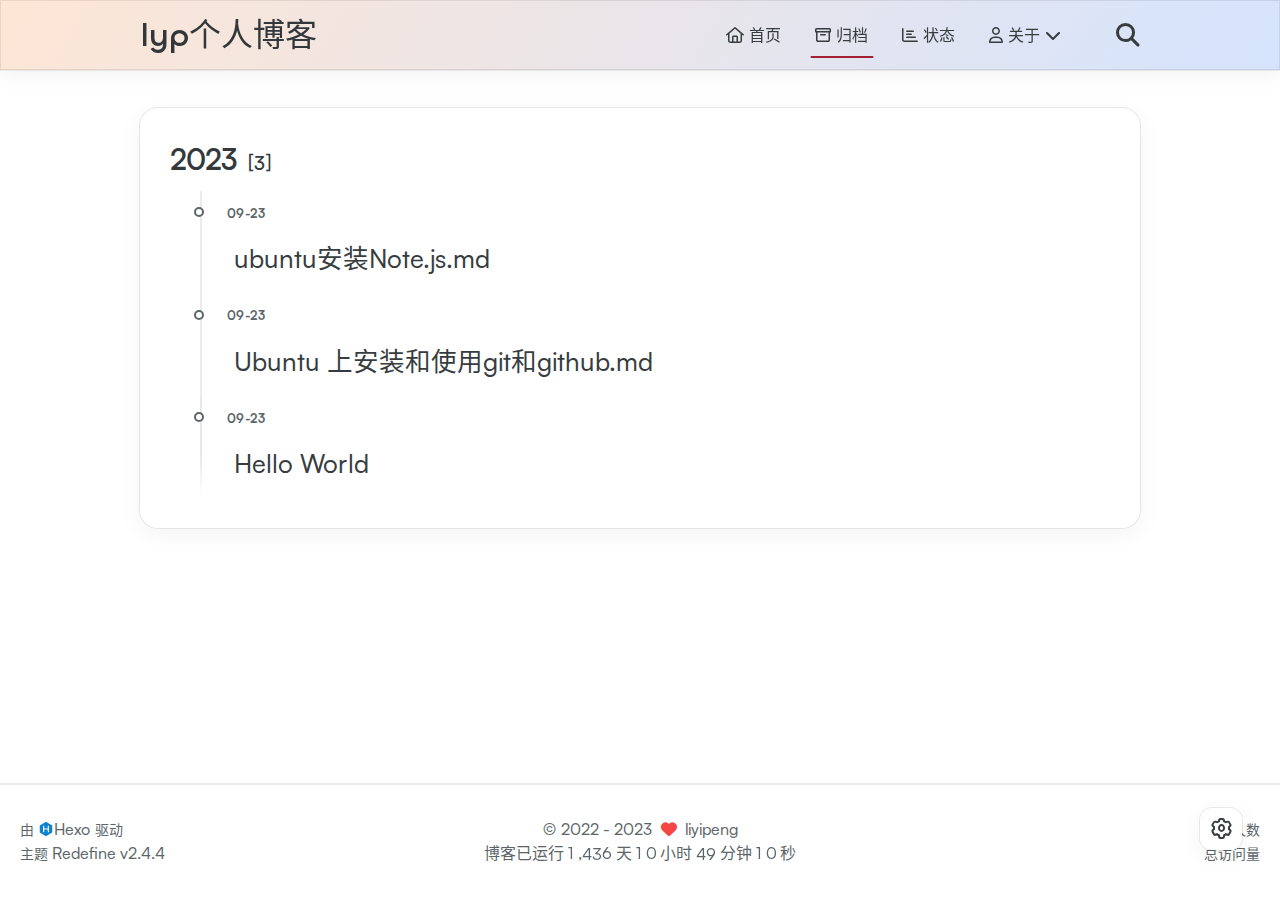
<file: archives/2023/index.html>
<!DOCTYPE html>
<html lang="zh-CN">
<head>
    <meta charset="utf-8">
    <meta name="viewport" content="width=device-width, initial-scale=1">
    <meta name="keywords" content="Hexo Theme Redefine">
    
    <meta name="author" content="liyipeng">
    <!-- preconnect -->
    <link rel="preconnect" href="https://fonts.googleapis.com">
    <link rel="preconnect" href="https://fonts.gstatic.com" crossorigin>
    
    
    <!--- Seo Part-->
    
    <link rel="canonical" href="http://example.com/archives/2023/"/>
    <meta name="robots" content="index,follow">
    <meta name="googlebot" content="index,follow">
    <meta name="revisit-after" content="1 days">
    
        <meta property="og:type" content="website">
<meta property="og:title" content="Hexo">
<meta property="og:url" content="http://example.com/archives/2023/index.html">
<meta property="og:site_name" content="Hexo">
<meta property="og:locale" content="zh_CN">
<meta property="article:author" content="John Doe">
<meta name="twitter:card" content="summary">
    
    
        <!-- Google tag (gtag.js) -->
        <script src="https://www.googletagmanager.com/gtag/js?id="></script>
        <script>
        window.dataLayer = window.dataLayer || [];
        function gtag(){dataLayer.push(arguments);}
        gtag('js', new Date());

        gtag('config', '');
        </script>
    
    <!--- Icon Part-->
    <link rel="icon" type="image/png" href="/images/redefine-favicon.svg" sizes="192x192">
    <link rel="apple-touch-icon" sizes="180x180" href="/images/redefine-favicon.svg">
    <meta name="theme-color" content="#A31F34">
    <link rel="shortcut icon" href="/images/redefine-favicon.svg">
    <!--- Page Info-->
    
    <title>
        
            归档: 2023 -
        
        lyp个人博客
    </title>
    
<link rel="stylesheet" href="/css/style.css">


    
        
<link rel="stylesheet" href="/css/build/styles.css">

    

    
<link rel="stylesheet" href="/fonts/fonts.css">

    
<link rel="stylesheet" href="/fonts/Satoshi/satoshi.css">

    
<link rel="stylesheet" href="/fonts/Chillax/chillax.css">

    <!--- Font Part-->
    
    
    
        <link href="" rel="stylesheet">
    
    

    <!--- Inject Part-->
    
    <script id="hexo-configurations">
    let Global = window.Global || {};
    Global.hexo_config = {"hostname":"example.com","root":"/","language":"zh-CN","path":"search.xml"};
    Global.theme_config = {"articles":{"style":{"font_size":"16px","line_height":1.5,"image_border_radius":"14px","image_alignment":"center","image_caption":false,"link_icon":true},"word_count":{"enable":true,"count":true,"min2read":true},"author_label":{"enable":true,"auto":false,"list":[]},"code_block":{"copy":true,"style":"mac","font":{"enable":false,"family":null,"url":null}},"toc":{"enable":true,"max_depth":3,"number":false,"expand":true,"init_open":true},"copyright":true,"lazyload":true,"recommendation":{"enable":true,"title":"推荐文章","limit":5,"mobile_limit":4,"placeholder":"/images/wallhaven-wqery6-light.webp","skip_dirs":[]}},"colors":{"primary":"#A31F34","secondary":null},"global":{"fonts":{"chinese":{"enable":true,"family":null,"url":null},"english":{"enable":false,"family":null,"url":null}},"content_max_width":"1000px","sidebar_width":"210px","hover":{"shadow":true,"scale":true},"scroll_progress":{"bar":true,"percentage":true},"website_counter":{"url":"https://busuanzi.ibruce.info/busuanzi/2.3/busuanzi.pure.mini.js","enable":true,"site_pv":true,"site_uv":true,"post_pv":true},"single_page":true,"open_graph":true,"google_analytics":{"enable":true,"id":null}},"home_banner":{"enable":true,"style":"fixed","image":{"light":"/images/wallhaven-wqery6-light.webp","dark":"/images/wallhaven-wqery6-dark.webp"},"title":"lyp blog","subtitle":{"text":["获得自由的关键在于不断成为真正的自己。","过去无可挽回，未来可以改变。"],"hitokoto":{"enable":false,"api":"https://v1.hitokoto.cn"},"typing_speed":150,"backing_speed":100,"starting_delay":560,"backing_delay":1500,"loop":true,"smart_backspace":true},"text_color":{"light":"#fff","dark":"#d1d1b6"},"text_style":{"title_size":"2.8rem","subtitle_size":"1.5rem","line_height":1.2},"custom_font":{"enable":false,"family":null,"url":null},"social_links":{"enable":true,"links":{"github":"https://github.com/duye-48","instagram":null,"zhihu":null,"twitter":null,"email":"3145352918@qq.com","qq":3145352918},"qrs":{"weixin":null}}},"plugins":{"feed":{"enable":false},"aplayer":{"enable":false,"type":"fixed","audios":[{"name":null,"artist":null,"url":null,"cover":null}]},"mermaid":{"enable":false,"version":"9.3.0"}},"version":"2.4.4","navbar":{"auto_hide":true,"color":{"left":"#f78736","right":"#367df7","transparency":35},"links":{"Home":{"path":"/","icon":"fa-regular fa-house"},"Archives":{"path":"/archives","icon":"fa-regular fa-archive"},"Status":{"path":"https://status.evanluo.top/","icon":"fa-regular fa-chart-bar"},"About":{"icon":"fa-regular fa-user","submenus":{"Me":"/about","Github":"https://github.com/EvanNotFound/hexo-theme-redefine"}}},"search":{"enable":true,"preload":true}},"page_templates":{"friends_column":2,"tags_style":"blur"},"home":{"sidebar":{"enable":true,"position":"left","first_item":"menu","announcement":null,"links":{"Archives":{"path":"/archives","icon":"fa-regular fa-archive"},"Tags":{"path":"/tags","icon":"fa-regular fa-tags"},"Categories":{"path":"/categories","icon":"fa-regular fa-folder"}}},"article_date_format":"auto","categories":{"enable":true,"limit":3},"tags":{"enable":true,"limit":3}},"footerStart":"2022/8/17 11:45:14"};
    Global.language_ago = {"second":"%s 秒前","minute":"%s 分钟前","hour":"%s 小时前","day":"%s 天前","week":"%s 周前","month":"%s 个月前","year":"%s 年前"};
    Global.data_config = {"masonry":false};
  </script>
    
    <!--- Fontawesome Part-->
    
<link rel="stylesheet" href="/fontawesome/fontawesome.min.css">

    
<link rel="stylesheet" href="/fontawesome/brands.min.css">

    
<link rel="stylesheet" href="/fontawesome/solid.min.css">

    
<link rel="stylesheet" href="/fontawesome/regular.min.css">

    
    
    
    
<meta name="generator" content="Hexo 6.3.0"></head>


<body>
<div class="progress-bar-container">
    
        <span class="scroll-progress-bar"></span>
    

    
        <span class="pjax-progress-bar"></span>
        <span class="swup-progress-icon">
            <i class="fa-solid fa-circle-notch fa-spin"></i>
        </span>
    
</div>


<main class="page-container" id="swup">

    

    <div class="main-content-container">


        <div class="main-content-header">
            <header class="navbar-container">
    
    <div class="navbar-content">
        <div class="left">
            
            <a class="logo-title" href="http://example.com/">
                
                lyp个人博客
                
            </a>
        </div>

        <div class="right">
            <!-- PC -->
            <div class="desktop">
                <ul class="navbar-list">
                    
                        
                            <li class="navbar-item">
                                <!-- Menu -->
                                <a class="" 
                                    href="/"  >
                                    
                                        
                                            <i class="fa-regular fa-house"></i>
                                        
                                        首页
                                    
                                </a>
                                <!-- Submenu -->
                                
                            </li>
                    
                        
                            <li class="navbar-item">
                                <!-- Menu -->
                                <a class="active" 
                                    href="/archives"  >
                                    
                                        
                                            <i class="fa-regular fa-archive"></i>
                                        
                                        归档
                                    
                                </a>
                                <!-- Submenu -->
                                
                            </li>
                    
                        
                            <li class="navbar-item">
                                <!-- Menu -->
                                <a class="" 
                                    target="_blank" rel="noopener" href="https://status.evanluo.top/"  >
                                    
                                        
                                            <i class="fa-regular fa-chart-bar"></i>
                                        
                                        状态
                                    
                                </a>
                                <!-- Submenu -->
                                
                            </li>
                    
                        
                            <li class="navbar-item">
                                <!-- Menu -->
                                <a class="has-dropdown" 
                                    href="#" onClick="return false;">
                                    
                                        
                                            <i class="fa-regular fa-user"></i>
                                        
                                        关于&nbsp;<i class="fa-solid fa-chevron-down"></i>
                                    
                                </a>
                                <!-- Submenu -->
                                
                                    <ul class="sub-menu">
                                    
                                        <li>
                                        <a href="/about">ME
                                        </a>
                                        </li>
                                    
                                        <li>
                                        <a target="_blank" rel="noopener" href="https://github.com/EvanNotFound/hexo-theme-redefine">GITHUB
                                        </a>
                                        </li>
                                    
                                    </ul>
                                
                            </li>
                    
                    
                        <li class="navbar-item search search-popup-trigger">
                            <i class="fa-solid fa-magnifying-glass"></i>
                        </li>
                    
                </ul>
            </div>
            <!-- Mobile -->
            <div class="mobile">
                
                    <div class="icon-item search search-popup-trigger"><i class="fa-solid fa-magnifying-glass"></i></div>
                
                <div class="icon-item navbar-bar">
                    <div class="navbar-bar-middle"></div>
                </div>
            </div>
        </div>
    </div>

    <!-- Mobile drawer -->
    <div class="navbar-drawer w-full absolute top-0 left-0 bg-background-color">
        <ul class="drawer-navbar-list flex flex-col justify-start items-center">
            
                
                    <li class="drawer-navbar-item text-base my-1.5 flex justify-center items-center">
                        <a class="rounded-3xl py-1.5 px-5 hover:border hover:!text-primary active:!text-primary group " 
                        href="/"  >
                             
                                
                                    <i class="fa-regular fa-house"></i>
                                
                                首页
                            
                        </a>
                    </li>
                    <!-- Submenu -->
                    
            
                
                    <li class="drawer-navbar-item text-base my-1.5 flex justify-center items-center">
                        <a class="rounded-3xl py-1.5 px-5 hover:border hover:!text-primary active:!text-primary group active" 
                        href="/archives"  >
                             
                                
                                    <i class="fa-regular fa-archive"></i>
                                
                                归档
                            
                        </a>
                    </li>
                    <!-- Submenu -->
                    
            
                
                    <li class="drawer-navbar-item text-base my-1.5 flex justify-center items-center">
                        <a class="rounded-3xl py-1.5 px-5 hover:border hover:!text-primary active:!text-primary group " 
                        target="_blank" rel="noopener" href="https://status.evanluo.top/"  >
                             
                                
                                    <i class="fa-regular fa-chart-bar"></i>
                                
                                状态
                            
                        </a>
                    </li>
                    <!-- Submenu -->
                    
            
                
                    <li class="drawer-navbar-item text-base my-1.5 flex justify-center items-center">
                        <a class="rounded-3xl py-1.5 px-5 hover:border hover:!text-primary active:!text-primary group has-dropdown" 
                        href="#" onClick="return false;">
                            
                                
                                    <i class="fa-regular fa-user"></i>
                                
                                关于&nbsp;<i class="group-hover:rotate-180 transition-transform fa-solid fa-chevron-down"></i>
                            
                        </a>
                    </li>
                    <!-- Submenu -->
                              
                        
                            <li class="text-base flex justify-center items-center hover:underline active:underline hover:underline-offset-1 rounded-3xl">
                                <a class="py-0.5" href="/about">ME</a>
                            </li>
                        
                            <li class="text-base flex justify-center items-center hover:underline active:underline hover:underline-offset-1 rounded-3xl">
                                <a class="py-0.5" target="_blank" rel="noopener" href="https://github.com/EvanNotFound/hexo-theme-redefine">GITHUB</a>
                            </li>
                        
                    
            

        </ul>
    </div>

    <div class="window-mask"></div>

</header>


        </div>

        <div class="main-content-body">

            

            <div class="main-content">

                
                    <div class="archive-container ">
    
<div class="archive-list-container">
    
        <section class="archive-item">
            <div class="archive-item-header">
                <span class="archive-year">2023</span>
                <span class="archive-year-post-count">[3]</span>
            </div>
            <ul class="article-list">
              
              <li class="article-item" date-is='09-23'>
                <a href="/2023/09/23/ubuntu%E5%AE%89%E8%A3%85Note-js/">
                  <span class="article-title">ubuntu安装Note.js.md</span>
                </a>
              </li>
              
              <li class="article-item" date-is='09-23'>
                <a href="/2023/09/23/ubuntu%E4%B8%8A%E5%AE%89%E8%A3%85%E5%92%8C%E4%BD%BF%E7%94%A8git%E5%92%8Cgithub/">
                  <span class="article-title">Ubuntu 上安装和使用git和github.md</span>
                </a>
              </li>
              
              <li class="article-item" date-is='09-23'>
                <a href="/2023/09/23/hello-world/">
                  <span class="article-title">Hello World</span>
                </a>
              </li>
              
            </ul>
        </section>
    
</div>

</div>

                

            </div>

            

        </div>

        <div class="main-content-footer">
            <footer class="footer mt-5 py-5 h-auto text-base text-third-text-color relative border-t-2 border-t-border-color">
    <div class="info-container py-3 text-center">
        
        <div class="text-center">
            &copy;
            
              <span>2022</span>
              -
            
            2023&nbsp;&nbsp;<i class="fa-solid fa-heart fa-beat" style="--fa-animation-duration: 0.5s; color: #f54545"></i>&nbsp;&nbsp;<a href="/">liyipeng</a>
        </div>
        
            <script data-swup-reload-script src="https://busuanzi.ibruce.info/busuanzi/2.3/busuanzi.pure.mini.js"></script>
            <div class="relative text-center lg:absolute lg:right-[20px] lg:top-1/2 lg:-translate-y-1/2 lg:text-right">
                
                    <span id="busuanzi_container_site_uv" class="lg:!block">
                        <span class="text-sm">访问人数</span>
                        <span id="busuanzi_value_site_uv"></span>
                    </span>
                
                
                    <span id="busuanzi_container_site_pv" class="lg:!block">
                        <span class="text-sm">总访问量</span>
                        <span id="busuanzi_value_site_pv"></span>
                    </span>
                
            </div>
        
        <div class="relative text-center lg:absolute lg:left-[20px] lg:top-1/2 lg:-translate-y-1/2 lg:text-left">
            <span class="lg:block text-sm">由 <?xml version="1.0" encoding="utf-8"?><!DOCTYPE svg PUBLIC "-//W3C//DTD SVG 1.1//EN" "http://www.w3.org/Graphics/SVG/1.1/DTD/svg11.dtd"><svg class="relative top-[2px] inline-block align-baseline" version="1.1" id="圖層_1" xmlns="http://www.w3.org/2000/svg" xmlns:xlink="http://www.w3.org/1999/xlink" x="0px" y="0px" width="1rem" height="1rem" viewBox="0 0 512 512" enable-background="new 0 0 512 512" xml:space="preserve"><path fill="#0E83CD" d="M256.4,25.8l-200,115.5L56,371.5l199.6,114.7l200-115.5l0.4-230.2L256.4,25.8z M349,354.6l-18.4,10.7l-18.6-11V275H200v79.6l-18.4,10.7l-18.6-11v-197l18.5-10.6l18.5,10.8V237h112v-79.6l18.5-10.6l18.5,10.8V354.6z"/></svg><a target="_blank" class="text-base" href="https://hexo.io">Hexo</a> 驱动</span>
            <span class="text-sm lg:block">主题&nbsp;<a class="text-base" target="_blank" href="https://github.com/EvanNotFound/hexo-theme-redefine">Redefine v2.4.4</a></span>
        </div>
        
        
            <div>
                博客已运行 <span class="odometer" id="runtime_days" ></span> 天 <span class="odometer" id="runtime_hours"></span> 小时 <span class="odometer" id="runtime_minutes"></span> 分钟 <span class="odometer" id="runtime_seconds"></span> 秒
            </div>
        
        
            <script data-swup-reload-script>
                try {
                    function odometer_init() {
                    const elements = document.querySelectorAll('.odometer');
                    elements.forEach(el => {
                        new Odometer({
                            el,
                            format: '( ddd).dd',
                            duration: 200
                        });
                    });
                    }
                    odometer_init();
                } catch (error) {}
            </script>
        
        
        
    </div>  
</footer>
        </div>
    </div>

    

    <div class="right-side-tools-container">
        <div class="side-tools-container">
    <ul class="hidden-tools-list">
        <li class="right-bottom-tools tool-font-adjust-plus flex justify-center items-center">
            <i class="fa-regular fa-magnifying-glass-plus"></i>
        </li>

        <li class="right-bottom-tools tool-font-adjust-minus flex justify-center items-center">
            <i class="fa-regular fa-magnifying-glass-minus"></i>
        </li>

        <li class="right-bottom-tools tool-expand-width flex justify-center items-center">
            <i class="fa-regular fa-expand"></i>
        </li>

        <li class="right-bottom-tools tool-dark-light-toggle flex justify-center items-center">
            <i class="fa-regular fa-moon"></i>
        </li>

        <!-- rss -->
        

        

        <li class="right-bottom-tools tool-scroll-to-bottom flex justify-center items-center">
            <i class="fa-regular fa-arrow-down"></i>
        </li>
    </ul>

    <ul class="visible-tools-list">
        <li class="right-bottom-tools toggle-tools-list flex justify-center items-center">
            <i class="fa-regular fa-cog fa-spin"></i>
        </li>
        
            <li class="right-bottom-tools tool-scroll-to-top flex justify-center items-center">
                <i class="arrow-up fas fa-arrow-up"></i>
                <span class="percent"></span>
            </li>
        
        
    </ul>
</div>

    </div>

    <div class="image-viewer-container">
    <img src="">
</div>


    
        <div class="search-pop-overlay">
    <div class="popup search-popup">
        <div class="search-header">
          <span class="search-input-field-pre">
            <i class="fa-solid fa-keyboard"></i>
          </span>
            <div class="search-input-container">
                <input autocomplete="off"
                       autocorrect="off"
                       autocapitalize="off"
                       placeholder="搜索..."
                       spellcheck="false"
                       type="search"
                       class="search-input"
                >
            </div>
            <span class="popup-btn-close">
                <i class="fa-solid fa-times"></i>
            </span>
        </div>
        <div id="search-result">
            <div id="no-result">
                <i class="fa-solid fa-spinner fa-spin-pulse fa-5x fa-fw"></i>
            </div>
        </div>
    </div>
</div>

    

</main>


    
<script src="/js/libs/Swup.min.js"></script>

<script src="/js/libs/SwupSlideTheme.min.js"></script>

<script src="/js/libs/SwupScriptsPlugin.min.js"></script>

<script src="/js/libs/SwupProgressPlugin.min.js"></script>

<script src="/js/libs/SwupScrollPlugin.min.js"></script>

<script>
    const swup = new Swup({
        plugins: [
            new SwupScriptsPlugin({
                optin: true,
            }),
            new SwupProgressPlugin(),
            new SwupScrollPlugin({
                offset: 80,
            }),
            new SwupSlideTheme({
                mainElement: ".main-content-body",
            }),
        ],
        containers: ["#swup"],
    });

    swup.hooks.on("page:view", () => {
        Global.refresh();
    });

    // if (document.readyState === "complete") {
    //
    // } else {
    //     document.addEventListener("DOMContentLoaded", () => init());
    // }
</script>






<script src="/js/utils.js" type="module"></script>

<script src="/js/main.js" type="module"></script>

<script src="/js/layouts/navbarShrink.js" type="module"></script>

<script src="/js/tools/scrollTopBottom.js" type="module"></script>

<script src="/js/tools/lightDarkSwitch.js" type="module"></script>

<script src="/js/layouts/categoryList.js" type="module"></script>



    
<script src="/js/tools/localSearch.js"></script>




    
<script src="/js/tools/codeBlock.js"></script>




    
<script src="/js/layouts/lazyload.js"></script>




    
<script src="/js/tools/runtime.js"></script>

    
<script src="/js/libs/odometer.min.js"></script>

    
<link rel="stylesheet" href="/assets/odometer-theme-minimal.css">




  
<script src="/js/libs/Typed.min.js"></script>

  
<script src="/js/plugins/typed.js"></script>







<div class="post-scripts" data-swup-reload-script>
    
        
<script src="/js/libs/anime.min.js"></script>

        
<script src="/js/tools/tocToggle.js" type="module"></script>

<script src="/js/layouts/toc.js" type="module"></script>

<script src="/js/plugins/tabs.js" type="module"></script>

    
</div>


</body>
</html>
</file>
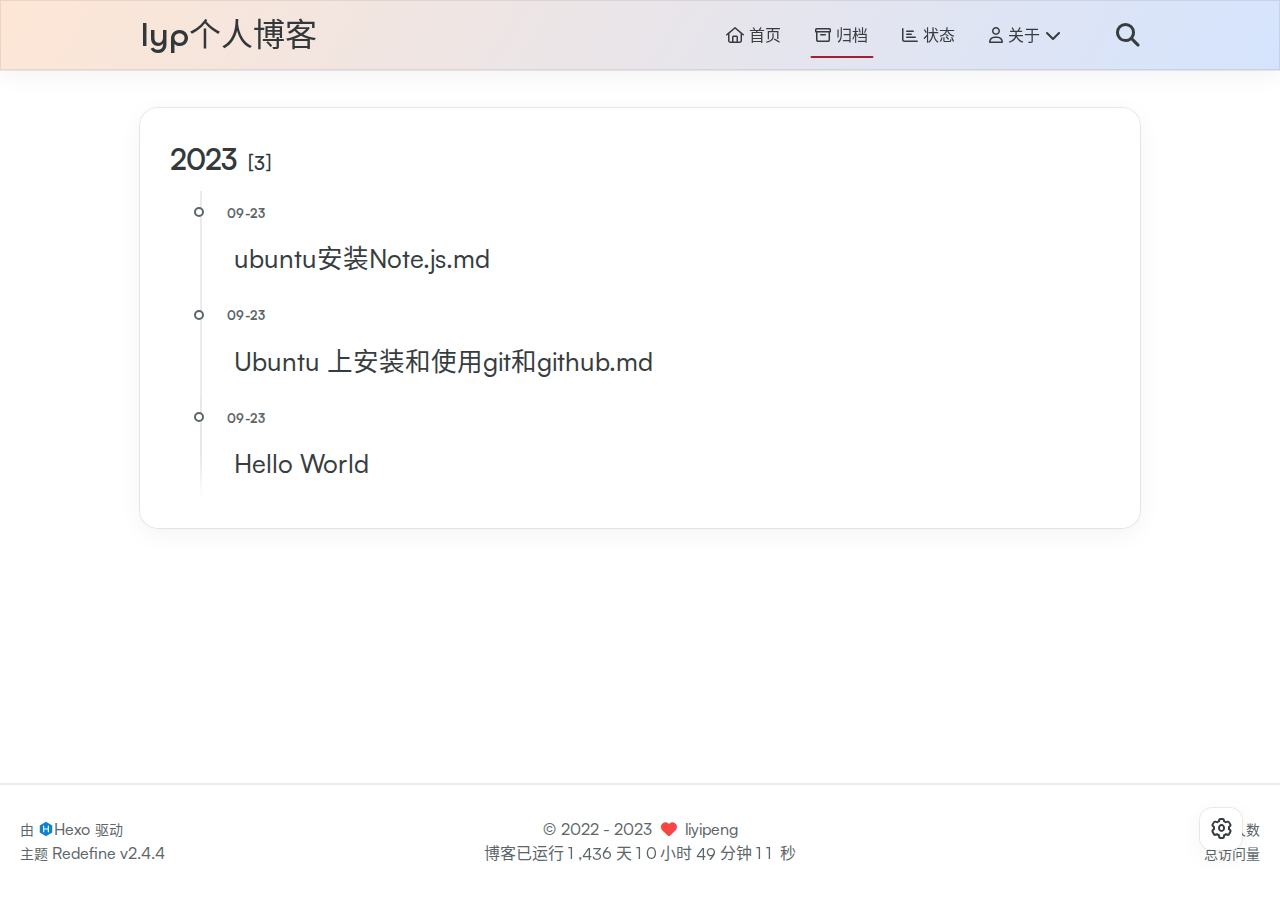
<file: archives/2023/09/index.html>
<!DOCTYPE html>
<html lang="zh-CN">
<head>
    <meta charset="utf-8">
    <meta name="viewport" content="width=device-width, initial-scale=1">
    <meta name="keywords" content="Hexo Theme Redefine">
    
    <meta name="author" content="liyipeng">
    <!-- preconnect -->
    <link rel="preconnect" href="https://fonts.googleapis.com">
    <link rel="preconnect" href="https://fonts.gstatic.com" crossorigin>
    
    
    <!--- Seo Part-->
    
    <link rel="canonical" href="http://example.com/archives/2023/09/"/>
    <meta name="robots" content="index,follow">
    <meta name="googlebot" content="index,follow">
    <meta name="revisit-after" content="1 days">
    
        <meta property="og:type" content="website">
<meta property="og:title" content="Hexo">
<meta property="og:url" content="http://example.com/archives/2023/09/index.html">
<meta property="og:site_name" content="Hexo">
<meta property="og:locale" content="zh_CN">
<meta property="article:author" content="John Doe">
<meta name="twitter:card" content="summary">
    
    
        <!-- Google tag (gtag.js) -->
        <script src="https://www.googletagmanager.com/gtag/js?id="></script>
        <script>
        window.dataLayer = window.dataLayer || [];
        function gtag(){dataLayer.push(arguments);}
        gtag('js', new Date());

        gtag('config', '');
        </script>
    
    <!--- Icon Part-->
    <link rel="icon" type="image/png" href="/images/redefine-favicon.svg" sizes="192x192">
    <link rel="apple-touch-icon" sizes="180x180" href="/images/redefine-favicon.svg">
    <meta name="theme-color" content="#A31F34">
    <link rel="shortcut icon" href="/images/redefine-favicon.svg">
    <!--- Page Info-->
    
    <title>
        
            归档: 2023/9 -
        
        lyp个人博客
    </title>
    
<link rel="stylesheet" href="/css/style.css">


    
        
<link rel="stylesheet" href="/css/build/styles.css">

    

    
<link rel="stylesheet" href="/fonts/fonts.css">

    
<link rel="stylesheet" href="/fonts/Satoshi/satoshi.css">

    
<link rel="stylesheet" href="/fonts/Chillax/chillax.css">

    <!--- Font Part-->
    
    
    
        <link href="" rel="stylesheet">
    
    

    <!--- Inject Part-->
    
    <script id="hexo-configurations">
    let Global = window.Global || {};
    Global.hexo_config = {"hostname":"example.com","root":"/","language":"zh-CN","path":"search.xml"};
    Global.theme_config = {"articles":{"style":{"font_size":"16px","line_height":1.5,"image_border_radius":"14px","image_alignment":"center","image_caption":false,"link_icon":true},"word_count":{"enable":true,"count":true,"min2read":true},"author_label":{"enable":true,"auto":false,"list":[]},"code_block":{"copy":true,"style":"mac","font":{"enable":false,"family":null,"url":null}},"toc":{"enable":true,"max_depth":3,"number":false,"expand":true,"init_open":true},"copyright":true,"lazyload":true,"recommendation":{"enable":true,"title":"推荐文章","limit":5,"mobile_limit":4,"placeholder":"/images/wallhaven-wqery6-light.webp","skip_dirs":[]}},"colors":{"primary":"#A31F34","secondary":null},"global":{"fonts":{"chinese":{"enable":true,"family":null,"url":null},"english":{"enable":false,"family":null,"url":null}},"content_max_width":"1000px","sidebar_width":"210px","hover":{"shadow":true,"scale":true},"scroll_progress":{"bar":true,"percentage":true},"website_counter":{"url":"https://busuanzi.ibruce.info/busuanzi/2.3/busuanzi.pure.mini.js","enable":true,"site_pv":true,"site_uv":true,"post_pv":true},"single_page":true,"open_graph":true,"google_analytics":{"enable":true,"id":null}},"home_banner":{"enable":true,"style":"fixed","image":{"light":"/images/wallhaven-wqery6-light.webp","dark":"/images/wallhaven-wqery6-dark.webp"},"title":"lyp blog","subtitle":{"text":["获得自由的关键在于不断成为真正的自己。","过去无可挽回，未来可以改变。"],"hitokoto":{"enable":false,"api":"https://v1.hitokoto.cn"},"typing_speed":150,"backing_speed":100,"starting_delay":560,"backing_delay":1500,"loop":true,"smart_backspace":true},"text_color":{"light":"#fff","dark":"#d1d1b6"},"text_style":{"title_size":"2.8rem","subtitle_size":"1.5rem","line_height":1.2},"custom_font":{"enable":false,"family":null,"url":null},"social_links":{"enable":true,"links":{"github":"https://github.com/duye-48","instagram":null,"zhihu":null,"twitter":null,"email":"3145352918@qq.com","qq":3145352918},"qrs":{"weixin":null}}},"plugins":{"feed":{"enable":false},"aplayer":{"enable":false,"type":"fixed","audios":[{"name":null,"artist":null,"url":null,"cover":null}]},"mermaid":{"enable":false,"version":"9.3.0"}},"version":"2.4.4","navbar":{"auto_hide":true,"color":{"left":"#f78736","right":"#367df7","transparency":35},"links":{"Home":{"path":"/","icon":"fa-regular fa-house"},"Archives":{"path":"/archives","icon":"fa-regular fa-archive"},"Status":{"path":"https://status.evanluo.top/","icon":"fa-regular fa-chart-bar"},"About":{"icon":"fa-regular fa-user","submenus":{"Me":"/about","Github":"https://github.com/EvanNotFound/hexo-theme-redefine"}}},"search":{"enable":true,"preload":true}},"page_templates":{"friends_column":2,"tags_style":"blur"},"home":{"sidebar":{"enable":true,"position":"left","first_item":"menu","announcement":null,"links":{"Archives":{"path":"/archives","icon":"fa-regular fa-archive"},"Tags":{"path":"/tags","icon":"fa-regular fa-tags"},"Categories":{"path":"/categories","icon":"fa-regular fa-folder"}}},"article_date_format":"auto","categories":{"enable":true,"limit":3},"tags":{"enable":true,"limit":3}},"footerStart":"2022/8/17 11:45:14"};
    Global.language_ago = {"second":"%s 秒前","minute":"%s 分钟前","hour":"%s 小时前","day":"%s 天前","week":"%s 周前","month":"%s 个月前","year":"%s 年前"};
    Global.data_config = {"masonry":false};
  </script>
    
    <!--- Fontawesome Part-->
    
<link rel="stylesheet" href="/fontawesome/fontawesome.min.css">

    
<link rel="stylesheet" href="/fontawesome/brands.min.css">

    
<link rel="stylesheet" href="/fontawesome/solid.min.css">

    
<link rel="stylesheet" href="/fontawesome/regular.min.css">

    
    
    
    
<meta name="generator" content="Hexo 6.3.0"></head>


<body>
<div class="progress-bar-container">
    
        <span class="scroll-progress-bar"></span>
    

    
        <span class="pjax-progress-bar"></span>
        <span class="swup-progress-icon">
            <i class="fa-solid fa-circle-notch fa-spin"></i>
        </span>
    
</div>


<main class="page-container" id="swup">

    

    <div class="main-content-container">


        <div class="main-content-header">
            <header class="navbar-container">
    
    <div class="navbar-content">
        <div class="left">
            
            <a class="logo-title" href="http://example.com/">
                
                lyp个人博客
                
            </a>
        </div>

        <div class="right">
            <!-- PC -->
            <div class="desktop">
                <ul class="navbar-list">
                    
                        
                            <li class="navbar-item">
                                <!-- Menu -->
                                <a class="" 
                                    href="/"  >
                                    
                                        
                                            <i class="fa-regular fa-house"></i>
                                        
                                        首页
                                    
                                </a>
                                <!-- Submenu -->
                                
                            </li>
                    
                        
                            <li class="navbar-item">
                                <!-- Menu -->
                                <a class="active" 
                                    href="/archives"  >
                                    
                                        
                                            <i class="fa-regular fa-archive"></i>
                                        
                                        归档
                                    
                                </a>
                                <!-- Submenu -->
                                
                            </li>
                    
                        
                            <li class="navbar-item">
                                <!-- Menu -->
                                <a class="" 
                                    target="_blank" rel="noopener" href="https://status.evanluo.top/"  >
                                    
                                        
                                            <i class="fa-regular fa-chart-bar"></i>
                                        
                                        状态
                                    
                                </a>
                                <!-- Submenu -->
                                
                            </li>
                    
                        
                            <li class="navbar-item">
                                <!-- Menu -->
                                <a class="has-dropdown" 
                                    href="#" onClick="return false;">
                                    
                                        
                                            <i class="fa-regular fa-user"></i>
                                        
                                        关于&nbsp;<i class="fa-solid fa-chevron-down"></i>
                                    
                                </a>
                                <!-- Submenu -->
                                
                                    <ul class="sub-menu">
                                    
                                        <li>
                                        <a href="/about">ME
                                        </a>
                                        </li>
                                    
                                        <li>
                                        <a target="_blank" rel="noopener" href="https://github.com/EvanNotFound/hexo-theme-redefine">GITHUB
                                        </a>
                                        </li>
                                    
                                    </ul>
                                
                            </li>
                    
                    
                        <li class="navbar-item search search-popup-trigger">
                            <i class="fa-solid fa-magnifying-glass"></i>
                        </li>
                    
                </ul>
            </div>
            <!-- Mobile -->
            <div class="mobile">
                
                    <div class="icon-item search search-popup-trigger"><i class="fa-solid fa-magnifying-glass"></i></div>
                
                <div class="icon-item navbar-bar">
                    <div class="navbar-bar-middle"></div>
                </div>
            </div>
        </div>
    </div>

    <!-- Mobile drawer -->
    <div class="navbar-drawer w-full absolute top-0 left-0 bg-background-color">
        <ul class="drawer-navbar-list flex flex-col justify-start items-center">
            
                
                    <li class="drawer-navbar-item text-base my-1.5 flex justify-center items-center">
                        <a class="rounded-3xl py-1.5 px-5 hover:border hover:!text-primary active:!text-primary group " 
                        href="/"  >
                             
                                
                                    <i class="fa-regular fa-house"></i>
                                
                                首页
                            
                        </a>
                    </li>
                    <!-- Submenu -->
                    
            
                
                    <li class="drawer-navbar-item text-base my-1.5 flex justify-center items-center">
                        <a class="rounded-3xl py-1.5 px-5 hover:border hover:!text-primary active:!text-primary group active" 
                        href="/archives"  >
                             
                                
                                    <i class="fa-regular fa-archive"></i>
                                
                                归档
                            
                        </a>
                    </li>
                    <!-- Submenu -->
                    
            
                
                    <li class="drawer-navbar-item text-base my-1.5 flex justify-center items-center">
                        <a class="rounded-3xl py-1.5 px-5 hover:border hover:!text-primary active:!text-primary group " 
                        target="_blank" rel="noopener" href="https://status.evanluo.top/"  >
                             
                                
                                    <i class="fa-regular fa-chart-bar"></i>
                                
                                状态
                            
                        </a>
                    </li>
                    <!-- Submenu -->
                    
            
                
                    <li class="drawer-navbar-item text-base my-1.5 flex justify-center items-center">
                        <a class="rounded-3xl py-1.5 px-5 hover:border hover:!text-primary active:!text-primary group has-dropdown" 
                        href="#" onClick="return false;">
                            
                                
                                    <i class="fa-regular fa-user"></i>
                                
                                关于&nbsp;<i class="group-hover:rotate-180 transition-transform fa-solid fa-chevron-down"></i>
                            
                        </a>
                    </li>
                    <!-- Submenu -->
                              
                        
                            <li class="text-base flex justify-center items-center hover:underline active:underline hover:underline-offset-1 rounded-3xl">
                                <a class="py-0.5" href="/about">ME</a>
                            </li>
                        
                            <li class="text-base flex justify-center items-center hover:underline active:underline hover:underline-offset-1 rounded-3xl">
                                <a class="py-0.5" target="_blank" rel="noopener" href="https://github.com/EvanNotFound/hexo-theme-redefine">GITHUB</a>
                            </li>
                        
                    
            

        </ul>
    </div>

    <div class="window-mask"></div>

</header>


        </div>

        <div class="main-content-body">

            

            <div class="main-content">

                
                    <div class="archive-container ">
    
<div class="archive-list-container">
    
        <section class="archive-item">
            <div class="archive-item-header">
                <span class="archive-year">2023</span>
                <span class="archive-year-post-count">[3]</span>
            </div>
            <ul class="article-list">
              
              <li class="article-item" date-is='09-23'>
                <a href="/2023/09/23/ubuntu%E5%AE%89%E8%A3%85Note-js/">
                  <span class="article-title">ubuntu安装Note.js.md</span>
                </a>
              </li>
              
              <li class="article-item" date-is='09-23'>
                <a href="/2023/09/23/ubuntu%E4%B8%8A%E5%AE%89%E8%A3%85%E5%92%8C%E4%BD%BF%E7%94%A8git%E5%92%8Cgithub/">
                  <span class="article-title">Ubuntu 上安装和使用git和github.md</span>
                </a>
              </li>
              
              <li class="article-item" date-is='09-23'>
                <a href="/2023/09/23/hello-world/">
                  <span class="article-title">Hello World</span>
                </a>
              </li>
              
            </ul>
        </section>
    
</div>

</div>

                

            </div>

            

        </div>

        <div class="main-content-footer">
            <footer class="footer mt-5 py-5 h-auto text-base text-third-text-color relative border-t-2 border-t-border-color">
    <div class="info-container py-3 text-center">
        
        <div class="text-center">
            &copy;
            
              <span>2022</span>
              -
            
            2023&nbsp;&nbsp;<i class="fa-solid fa-heart fa-beat" style="--fa-animation-duration: 0.5s; color: #f54545"></i>&nbsp;&nbsp;<a href="/">liyipeng</a>
        </div>
        
            <script data-swup-reload-script src="https://busuanzi.ibruce.info/busuanzi/2.3/busuanzi.pure.mini.js"></script>
            <div class="relative text-center lg:absolute lg:right-[20px] lg:top-1/2 lg:-translate-y-1/2 lg:text-right">
                
                    <span id="busuanzi_container_site_uv" class="lg:!block">
                        <span class="text-sm">访问人数</span>
                        <span id="busuanzi_value_site_uv"></span>
                    </span>
                
                
                    <span id="busuanzi_container_site_pv" class="lg:!block">
                        <span class="text-sm">总访问量</span>
                        <span id="busuanzi_value_site_pv"></span>
                    </span>
                
            </div>
        
        <div class="relative text-center lg:absolute lg:left-[20px] lg:top-1/2 lg:-translate-y-1/2 lg:text-left">
            <span class="lg:block text-sm">由 <?xml version="1.0" encoding="utf-8"?><!DOCTYPE svg PUBLIC "-//W3C//DTD SVG 1.1//EN" "http://www.w3.org/Graphics/SVG/1.1/DTD/svg11.dtd"><svg class="relative top-[2px] inline-block align-baseline" version="1.1" id="圖層_1" xmlns="http://www.w3.org/2000/svg" xmlns:xlink="http://www.w3.org/1999/xlink" x="0px" y="0px" width="1rem" height="1rem" viewBox="0 0 512 512" enable-background="new 0 0 512 512" xml:space="preserve"><path fill="#0E83CD" d="M256.4,25.8l-200,115.5L56,371.5l199.6,114.7l200-115.5l0.4-230.2L256.4,25.8z M349,354.6l-18.4,10.7l-18.6-11V275H200v79.6l-18.4,10.7l-18.6-11v-197l18.5-10.6l18.5,10.8V237h112v-79.6l18.5-10.6l18.5,10.8V354.6z"/></svg><a target="_blank" class="text-base" href="https://hexo.io">Hexo</a> 驱动</span>
            <span class="text-sm lg:block">主题&nbsp;<a class="text-base" target="_blank" href="https://github.com/EvanNotFound/hexo-theme-redefine">Redefine v2.4.4</a></span>
        </div>
        
        
            <div>
                博客已运行 <span class="odometer" id="runtime_days" ></span> 天 <span class="odometer" id="runtime_hours"></span> 小时 <span class="odometer" id="runtime_minutes"></span> 分钟 <span class="odometer" id="runtime_seconds"></span> 秒
            </div>
        
        
            <script data-swup-reload-script>
                try {
                    function odometer_init() {
                    const elements = document.querySelectorAll('.odometer');
                    elements.forEach(el => {
                        new Odometer({
                            el,
                            format: '( ddd).dd',
                            duration: 200
                        });
                    });
                    }
                    odometer_init();
                } catch (error) {}
            </script>
        
        
        
    </div>  
</footer>
        </div>
    </div>

    

    <div class="right-side-tools-container">
        <div class="side-tools-container">
    <ul class="hidden-tools-list">
        <li class="right-bottom-tools tool-font-adjust-plus flex justify-center items-center">
            <i class="fa-regular fa-magnifying-glass-plus"></i>
        </li>

        <li class="right-bottom-tools tool-font-adjust-minus flex justify-center items-center">
            <i class="fa-regular fa-magnifying-glass-minus"></i>
        </li>

        <li class="right-bottom-tools tool-expand-width flex justify-center items-center">
            <i class="fa-regular fa-expand"></i>
        </li>

        <li class="right-bottom-tools tool-dark-light-toggle flex justify-center items-center">
            <i class="fa-regular fa-moon"></i>
        </li>

        <!-- rss -->
        

        

        <li class="right-bottom-tools tool-scroll-to-bottom flex justify-center items-center">
            <i class="fa-regular fa-arrow-down"></i>
        </li>
    </ul>

    <ul class="visible-tools-list">
        <li class="right-bottom-tools toggle-tools-list flex justify-center items-center">
            <i class="fa-regular fa-cog fa-spin"></i>
        </li>
        
            <li class="right-bottom-tools tool-scroll-to-top flex justify-center items-center">
                <i class="arrow-up fas fa-arrow-up"></i>
                <span class="percent"></span>
            </li>
        
        
    </ul>
</div>

    </div>

    <div class="image-viewer-container">
    <img src="">
</div>


    
        <div class="search-pop-overlay">
    <div class="popup search-popup">
        <div class="search-header">
          <span class="search-input-field-pre">
            <i class="fa-solid fa-keyboard"></i>
          </span>
            <div class="search-input-container">
                <input autocomplete="off"
                       autocorrect="off"
                       autocapitalize="off"
                       placeholder="搜索..."
                       spellcheck="false"
                       type="search"
                       class="search-input"
                >
            </div>
            <span class="popup-btn-close">
                <i class="fa-solid fa-times"></i>
            </span>
        </div>
        <div id="search-result">
            <div id="no-result">
                <i class="fa-solid fa-spinner fa-spin-pulse fa-5x fa-fw"></i>
            </div>
        </div>
    </div>
</div>

    

</main>


    
<script src="/js/libs/Swup.min.js"></script>

<script src="/js/libs/SwupSlideTheme.min.js"></script>

<script src="/js/libs/SwupScriptsPlugin.min.js"></script>

<script src="/js/libs/SwupProgressPlugin.min.js"></script>

<script src="/js/libs/SwupScrollPlugin.min.js"></script>

<script>
    const swup = new Swup({
        plugins: [
            new SwupScriptsPlugin({
                optin: true,
            }),
            new SwupProgressPlugin(),
            new SwupScrollPlugin({
                offset: 80,
            }),
            new SwupSlideTheme({
                mainElement: ".main-content-body",
            }),
        ],
        containers: ["#swup"],
    });

    swup.hooks.on("page:view", () => {
        Global.refresh();
    });

    // if (document.readyState === "complete") {
    //
    // } else {
    //     document.addEventListener("DOMContentLoaded", () => init());
    // }
</script>






<script src="/js/utils.js" type="module"></script>

<script src="/js/main.js" type="module"></script>

<script src="/js/layouts/navbarShrink.js" type="module"></script>

<script src="/js/tools/scrollTopBottom.js" type="module"></script>

<script src="/js/tools/lightDarkSwitch.js" type="module"></script>

<script src="/js/layouts/categoryList.js" type="module"></script>



    
<script src="/js/tools/localSearch.js"></script>




    
<script src="/js/tools/codeBlock.js"></script>




    
<script src="/js/layouts/lazyload.js"></script>




    
<script src="/js/tools/runtime.js"></script>

    
<script src="/js/libs/odometer.min.js"></script>

    
<link rel="stylesheet" href="/assets/odometer-theme-minimal.css">




  
<script src="/js/libs/Typed.min.js"></script>

  
<script src="/js/plugins/typed.js"></script>







<div class="post-scripts" data-swup-reload-script>
    
        
<script src="/js/libs/anime.min.js"></script>

        
<script src="/js/tools/tocToggle.js" type="module"></script>

<script src="/js/layouts/toc.js" type="module"></script>

<script src="/js/plugins/tabs.js" type="module"></script>

    
</div>


</body>
</html>
</file>
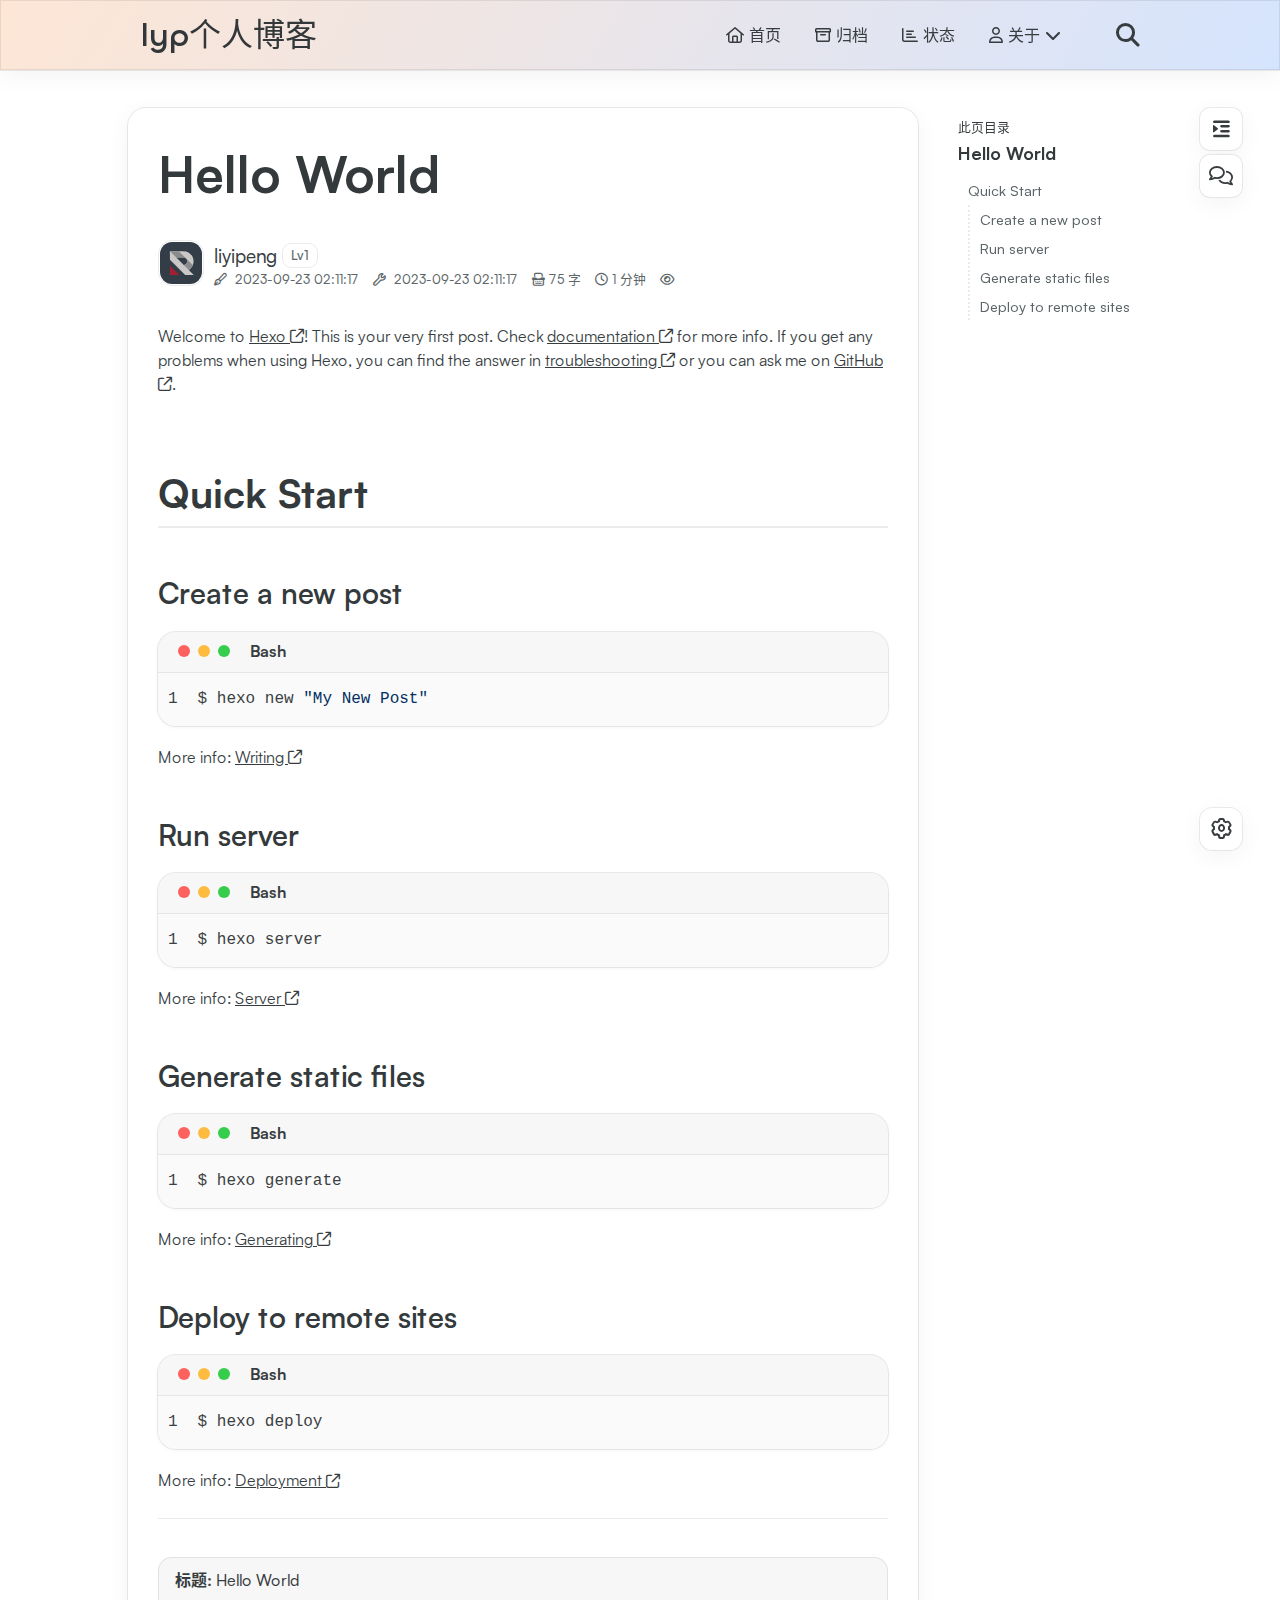
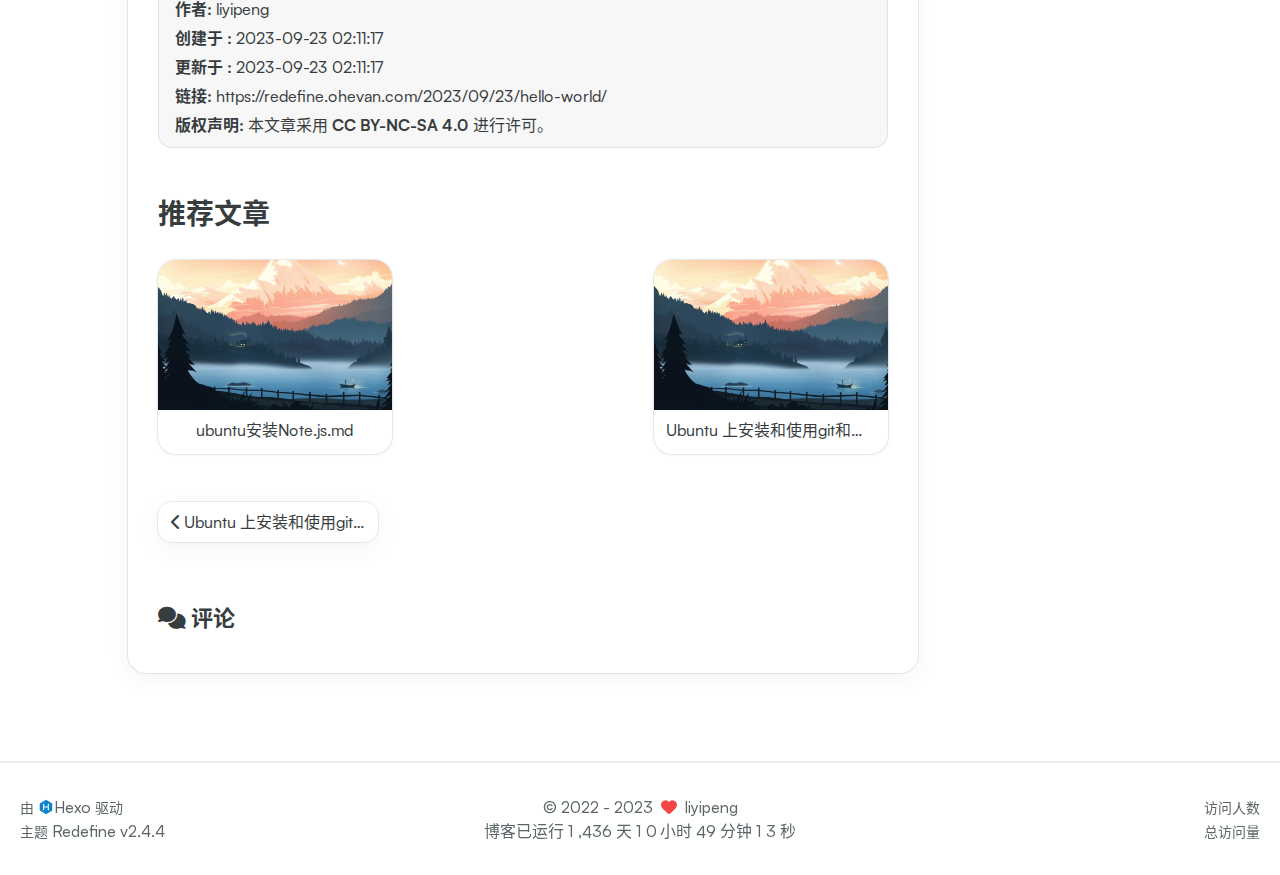
<file: 2023/09/23/hello-world/index.html>
<!DOCTYPE html>
<html lang="zh-CN">
<head>
    <meta charset="utf-8">
    <meta name="viewport" content="width=device-width, initial-scale=1">
    <meta name="keywords" content="Hexo Theme Redefine">
    
    <meta name="author" content="liyipeng">
    <!-- preconnect -->
    <link rel="preconnect" href="https://fonts.googleapis.com">
    <link rel="preconnect" href="https://fonts.gstatic.com" crossorigin>
    
    
    <!--- Seo Part-->
    
    <link rel="canonical" href="http://example.com/2023/09/23/hello-world/"/>
    <meta name="robots" content="index,follow">
    <meta name="googlebot" content="index,follow">
    <meta name="revisit-after" content="1 days">
    
        <meta name="description" content="Welcome to Hexo ! This is your very first post. Check documentation  for more info. If you get any problems when using Hexo, you can find the answer in troubleshooting  or you can ask me on GitHub . Q">
<meta property="og:type" content="article">
<meta property="og:title" content="Hello World">
<meta property="og:url" content="http://example.com/2023/09/23/hello-world/index.html">
<meta property="og:site_name" content="Hexo">
<meta property="og:description" content="Welcome to Hexo ! This is your very first post. Check documentation  for more info. If you get any problems when using Hexo, you can find the answer in troubleshooting  or you can ask me on GitHub . Q">
<meta property="og:locale" content="zh_CN">
<meta property="article:published_time" content="2023-09-22T18:11:17.400Z">
<meta property="article:modified_time" content="2023-09-22T18:11:17.400Z">
<meta property="article:author" content="John Doe">
<meta name="twitter:card" content="summary">
    
    
        <!-- Google tag (gtag.js) -->
        <script src="https://www.googletagmanager.com/gtag/js?id="></script>
        <script>
        window.dataLayer = window.dataLayer || [];
        function gtag(){dataLayer.push(arguments);}
        gtag('js', new Date());

        gtag('config', '');
        </script>
    
    <!--- Icon Part-->
    <link rel="icon" type="image/png" href="/images/redefine-favicon.svg" sizes="192x192">
    <link rel="apple-touch-icon" sizes="180x180" href="/images/redefine-favicon.svg">
    <meta name="theme-color" content="#A31F34">
    <link rel="shortcut icon" href="/images/redefine-favicon.svg">
    <!--- Page Info-->
    
    <title>
        
            Hello World -
        
        lyp个人博客
    </title>
    
<link rel="stylesheet" href="/css/style.css">


    
        
<link rel="stylesheet" href="/css/build/styles.css">

    

    
<link rel="stylesheet" href="/fonts/fonts.css">

    
<link rel="stylesheet" href="/fonts/Satoshi/satoshi.css">

    
<link rel="stylesheet" href="/fonts/Chillax/chillax.css">

    <!--- Font Part-->
    
    
    
        <link href="" rel="stylesheet">
    
    

    <!--- Inject Part-->
    
    <script id="hexo-configurations">
    let Global = window.Global || {};
    Global.hexo_config = {"hostname":"example.com","root":"/","language":"zh-CN","path":"search.xml"};
    Global.theme_config = {"articles":{"style":{"font_size":"16px","line_height":1.5,"image_border_radius":"14px","image_alignment":"center","image_caption":false,"link_icon":true},"word_count":{"enable":true,"count":true,"min2read":true},"author_label":{"enable":true,"auto":false,"list":[]},"code_block":{"copy":true,"style":"mac","font":{"enable":false,"family":null,"url":null}},"toc":{"enable":true,"max_depth":3,"number":false,"expand":true,"init_open":true},"copyright":true,"lazyload":true,"recommendation":{"enable":true,"title":"推荐文章","limit":5,"mobile_limit":4,"placeholder":"/images/wallhaven-wqery6-light.webp","skip_dirs":[]}},"colors":{"primary":"#A31F34","secondary":null},"global":{"fonts":{"chinese":{"enable":true,"family":null,"url":null},"english":{"enable":false,"family":null,"url":null}},"content_max_width":"1000px","sidebar_width":"210px","hover":{"shadow":true,"scale":true},"scroll_progress":{"bar":true,"percentage":true},"website_counter":{"url":"https://busuanzi.ibruce.info/busuanzi/2.3/busuanzi.pure.mini.js","enable":true,"site_pv":true,"site_uv":true,"post_pv":true},"single_page":true,"open_graph":true,"google_analytics":{"enable":true,"id":null}},"home_banner":{"enable":true,"style":"fixed","image":{"light":"/images/wallhaven-wqery6-light.webp","dark":"/images/wallhaven-wqery6-dark.webp"},"title":"lyp blog","subtitle":{"text":["获得自由的关键在于不断成为真正的自己。","过去无可挽回，未来可以改变。"],"hitokoto":{"enable":false,"api":"https://v1.hitokoto.cn"},"typing_speed":150,"backing_speed":100,"starting_delay":560,"backing_delay":1500,"loop":true,"smart_backspace":true},"text_color":{"light":"#fff","dark":"#d1d1b6"},"text_style":{"title_size":"2.8rem","subtitle_size":"1.5rem","line_height":1.2},"custom_font":{"enable":false,"family":null,"url":null},"social_links":{"enable":true,"links":{"github":"https://github.com/duye-48","instagram":null,"zhihu":null,"twitter":null,"email":"3145352918@qq.com","qq":3145352918},"qrs":{"weixin":null}}},"plugins":{"feed":{"enable":false},"aplayer":{"enable":false,"type":"fixed","audios":[{"name":null,"artist":null,"url":null,"cover":null}]},"mermaid":{"enable":false,"version":"9.3.0"}},"version":"2.4.4","navbar":{"auto_hide":true,"color":{"left":"#f78736","right":"#367df7","transparency":35},"links":{"Home":{"path":"/","icon":"fa-regular fa-house"},"Archives":{"path":"/archives","icon":"fa-regular fa-archive"},"Status":{"path":"https://status.evanluo.top/","icon":"fa-regular fa-chart-bar"},"About":{"icon":"fa-regular fa-user","submenus":{"Me":"/about","Github":"https://github.com/EvanNotFound/hexo-theme-redefine"}}},"search":{"enable":true,"preload":true}},"page_templates":{"friends_column":2,"tags_style":"blur"},"home":{"sidebar":{"enable":true,"position":"left","first_item":"menu","announcement":null,"links":{"Archives":{"path":"/archives","icon":"fa-regular fa-archive"},"Tags":{"path":"/tags","icon":"fa-regular fa-tags"},"Categories":{"path":"/categories","icon":"fa-regular fa-folder"}}},"article_date_format":"auto","categories":{"enable":true,"limit":3},"tags":{"enable":true,"limit":3}},"footerStart":"2022/8/17 11:45:14"};
    Global.language_ago = {"second":"%s 秒前","minute":"%s 分钟前","hour":"%s 小时前","day":"%s 天前","week":"%s 周前","month":"%s 个月前","year":"%s 年前"};
    Global.data_config = {"masonry":false};
  </script>
    
    <!--- Fontawesome Part-->
    
<link rel="stylesheet" href="/fontawesome/fontawesome.min.css">

    
<link rel="stylesheet" href="/fontawesome/brands.min.css">

    
<link rel="stylesheet" href="/fontawesome/solid.min.css">

    
<link rel="stylesheet" href="/fontawesome/regular.min.css">

    
    
    
    
<meta name="generator" content="Hexo 6.3.0"></head>


<body>
<div class="progress-bar-container">
    
        <span class="scroll-progress-bar"></span>
    

    
        <span class="pjax-progress-bar"></span>
        <span class="swup-progress-icon">
            <i class="fa-solid fa-circle-notch fa-spin"></i>
        </span>
    
</div>


<main class="page-container" id="swup">

    

    <div class="main-content-container">


        <div class="main-content-header">
            <header class="navbar-container">
    
    <div class="navbar-content">
        <div class="left">
            
            <a class="logo-title" href="http://example.com/">
                
                lyp个人博客
                
            </a>
        </div>

        <div class="right">
            <!-- PC -->
            <div class="desktop">
                <ul class="navbar-list">
                    
                        
                            <li class="navbar-item">
                                <!-- Menu -->
                                <a class="" 
                                    href="/"  >
                                    
                                        
                                            <i class="fa-regular fa-house"></i>
                                        
                                        首页
                                    
                                </a>
                                <!-- Submenu -->
                                
                            </li>
                    
                        
                            <li class="navbar-item">
                                <!-- Menu -->
                                <a class="" 
                                    href="/archives"  >
                                    
                                        
                                            <i class="fa-regular fa-archive"></i>
                                        
                                        归档
                                    
                                </a>
                                <!-- Submenu -->
                                
                            </li>
                    
                        
                            <li class="navbar-item">
                                <!-- Menu -->
                                <a class="" 
                                    target="_blank" rel="noopener" href="https://status.evanluo.top/"  >
                                    
                                        
                                            <i class="fa-regular fa-chart-bar"></i>
                                        
                                        状态
                                    
                                </a>
                                <!-- Submenu -->
                                
                            </li>
                    
                        
                            <li class="navbar-item">
                                <!-- Menu -->
                                <a class="has-dropdown" 
                                    href="#" onClick="return false;">
                                    
                                        
                                            <i class="fa-regular fa-user"></i>
                                        
                                        关于&nbsp;<i class="fa-solid fa-chevron-down"></i>
                                    
                                </a>
                                <!-- Submenu -->
                                
                                    <ul class="sub-menu">
                                    
                                        <li>
                                        <a href="/about">ME
                                        </a>
                                        </li>
                                    
                                        <li>
                                        <a target="_blank" rel="noopener" href="https://github.com/EvanNotFound/hexo-theme-redefine">GITHUB
                                        </a>
                                        </li>
                                    
                                    </ul>
                                
                            </li>
                    
                    
                        <li class="navbar-item search search-popup-trigger">
                            <i class="fa-solid fa-magnifying-glass"></i>
                        </li>
                    
                </ul>
            </div>
            <!-- Mobile -->
            <div class="mobile">
                
                    <div class="icon-item search search-popup-trigger"><i class="fa-solid fa-magnifying-glass"></i></div>
                
                <div class="icon-item navbar-bar">
                    <div class="navbar-bar-middle"></div>
                </div>
            </div>
        </div>
    </div>

    <!-- Mobile drawer -->
    <div class="navbar-drawer w-full absolute top-0 left-0 bg-background-color">
        <ul class="drawer-navbar-list flex flex-col justify-start items-center">
            
                
                    <li class="drawer-navbar-item text-base my-1.5 flex justify-center items-center">
                        <a class="rounded-3xl py-1.5 px-5 hover:border hover:!text-primary active:!text-primary group " 
                        href="/"  >
                             
                                
                                    <i class="fa-regular fa-house"></i>
                                
                                首页
                            
                        </a>
                    </li>
                    <!-- Submenu -->
                    
            
                
                    <li class="drawer-navbar-item text-base my-1.5 flex justify-center items-center">
                        <a class="rounded-3xl py-1.5 px-5 hover:border hover:!text-primary active:!text-primary group " 
                        href="/archives"  >
                             
                                
                                    <i class="fa-regular fa-archive"></i>
                                
                                归档
                            
                        </a>
                    </li>
                    <!-- Submenu -->
                    
            
                
                    <li class="drawer-navbar-item text-base my-1.5 flex justify-center items-center">
                        <a class="rounded-3xl py-1.5 px-5 hover:border hover:!text-primary active:!text-primary group " 
                        target="_blank" rel="noopener" href="https://status.evanluo.top/"  >
                             
                                
                                    <i class="fa-regular fa-chart-bar"></i>
                                
                                状态
                            
                        </a>
                    </li>
                    <!-- Submenu -->
                    
            
                
                    <li class="drawer-navbar-item text-base my-1.5 flex justify-center items-center">
                        <a class="rounded-3xl py-1.5 px-5 hover:border hover:!text-primary active:!text-primary group has-dropdown" 
                        href="#" onClick="return false;">
                            
                                
                                    <i class="fa-regular fa-user"></i>
                                
                                关于&nbsp;<i class="group-hover:rotate-180 transition-transform fa-solid fa-chevron-down"></i>
                            
                        </a>
                    </li>
                    <!-- Submenu -->
                              
                        
                            <li class="text-base flex justify-center items-center hover:underline active:underline hover:underline-offset-1 rounded-3xl">
                                <a class="py-0.5" href="/about">ME</a>
                            </li>
                        
                            <li class="text-base flex justify-center items-center hover:underline active:underline hover:underline-offset-1 rounded-3xl">
                                <a class="py-0.5" target="_blank" rel="noopener" href="https://github.com/EvanNotFound/hexo-theme-redefine">GITHUB</a>
                            </li>
                        
                    
            

        </ul>
    </div>

    <div class="window-mask"></div>

</header>


        </div>

        <div class="main-content-body">

            

            <div class="main-content">

                
                    <div class="post-page-container">
    <div class="article-content-container">

        <div class="article-title">
            
                <h1 class="article-title-regular">Hello World</h1>
            
            </div>
            
                    
        
        
            <div class="article-header">
                <div class="avatar">
                    <img src="/images/redefine-avatar.svg">
                </div>
                <div class="info">
                    <div class="author">
                        <span class="name">liyipeng</span>
                        
                            <span class="author-label">Lv1</span>
                        
                    </div>
                    <div class="meta-info">
                        <div class="article-meta-info">
    <span class="article-date article-meta-item">
        <i class="fa-regular fa-pen-fancy"></i>&nbsp;
        <span class="desktop">2023-09-23 02:11:17</span>
        <span class="mobile">2023-09-23 02:11:17</span>
        <span class="hover-info">创建</span>
    </span>
    
        <span class="article-date article-meta-item">
            <i class="fa-regular fa-wrench"></i>&nbsp;
            <span class="desktop">2023-09-23 02:11:17</span>
            <span class="mobile">2023-09-23 02:11:17</span>
            <span class="hover-info">更新</span>
        </span>
    

    
    

    
    
        <span class="article-wordcount article-meta-item">
            <i class="fa-regular fa-typewriter"></i>&nbsp;<span>75 字</span>
        </span>
    
    
        <span class="article-min2read article-meta-item">
            <i class="fa-regular fa-clock"></i>&nbsp;<span>1 分钟</span>
        </span>
    
    
        <span class="article-pv article-meta-item">
            <i class="fa-regular fa-eye"></i>&nbsp;<span id="busuanzi_value_page_pv"></span>
        </span>
    
</div>

                    </div>
                </div>
            </div>
        

        


        <div class="article-content markdown-body">
            <p>Welcome to <a class="link"   target="_blank" rel="noopener" href="https://hexo.io/" >Hexo <i class="fa-regular fa-arrow-up-right-from-square fa-sm"></i></a>! This is your very first post. Check <a class="link"   target="_blank" rel="noopener" href="https://hexo.io/docs/" >documentation <i class="fa-regular fa-arrow-up-right-from-square fa-sm"></i></a> for more info. If you get any problems when using Hexo, you can find the answer in <a class="link"   target="_blank" rel="noopener" href="https://hexo.io/docs/troubleshooting.html" >troubleshooting <i class="fa-regular fa-arrow-up-right-from-square fa-sm"></i></a> or you can ask me on <a class="link"   target="_blank" rel="noopener" href="https://github.com/hexojs/hexo/issues" >GitHub <i class="fa-regular fa-arrow-up-right-from-square fa-sm"></i></a>.</p>
<h2 id="Quick-Start"><a href="#Quick-Start" class="headerlink" title="Quick Start"></a>Quick Start</h2><h3 id="Create-a-new-post"><a href="#Create-a-new-post" class="headerlink" title="Create a new post"></a>Create a new post</h3><div class="highlight-container" data-rel="Bash"><figure class="iseeu highlight bash"><table><tr><td class="gutter"><pre><span class="line">1</span><br></pre></td><td class="code"><pre><span class="line">$ hexo new <span class="string">&quot;My New Post&quot;</span></span><br></pre></td></tr></table></figure></div>

<p>More info: <a class="link"   target="_blank" rel="noopener" href="https://hexo.io/docs/writing.html" >Writing <i class="fa-regular fa-arrow-up-right-from-square fa-sm"></i></a></p>
<h3 id="Run-server"><a href="#Run-server" class="headerlink" title="Run server"></a>Run server</h3><div class="highlight-container" data-rel="Bash"><figure class="iseeu highlight bash"><table><tr><td class="gutter"><pre><span class="line">1</span><br></pre></td><td class="code"><pre><span class="line">$ hexo server</span><br></pre></td></tr></table></figure></div>

<p>More info: <a class="link"   target="_blank" rel="noopener" href="https://hexo.io/docs/server.html" >Server <i class="fa-regular fa-arrow-up-right-from-square fa-sm"></i></a></p>
<h3 id="Generate-static-files"><a href="#Generate-static-files" class="headerlink" title="Generate static files"></a>Generate static files</h3><div class="highlight-container" data-rel="Bash"><figure class="iseeu highlight bash"><table><tr><td class="gutter"><pre><span class="line">1</span><br></pre></td><td class="code"><pre><span class="line">$ hexo generate</span><br></pre></td></tr></table></figure></div>

<p>More info: <a class="link"   target="_blank" rel="noopener" href="https://hexo.io/docs/generating.html" >Generating <i class="fa-regular fa-arrow-up-right-from-square fa-sm"></i></a></p>
<h3 id="Deploy-to-remote-sites"><a href="#Deploy-to-remote-sites" class="headerlink" title="Deploy to remote sites"></a>Deploy to remote sites</h3><div class="highlight-container" data-rel="Bash"><figure class="iseeu highlight bash"><table><tr><td class="gutter"><pre><span class="line">1</span><br></pre></td><td class="code"><pre><span class="line">$ hexo deploy</span><br></pre></td></tr></table></figure></div>

<p>More info: <a class="link"   target="_blank" rel="noopener" href="https://hexo.io/docs/one-command-deployment.html" >Deployment <i class="fa-regular fa-arrow-up-right-from-square fa-sm"></i></a></p>

        </div>

        
            <div class="post-copyright-info">
                <div class="article-copyright-info-container">
    <ul>
        <li><strong>标题:</strong> Hello World</li>
        <li><strong>作者:</strong> liyipeng</li>
        <li><strong>创建于
                :</strong> 2023-09-23 02:11:17</li>
        
            <li>
                <strong>更新于
                    :</strong> 2023-09-23 02:11:17
            </li>
        
        <li>
            <strong>链接:</strong> https://redefine.ohevan.com/2023/09/23/hello-world/
        </li>
        <li>
            <strong>
                版权声明:
            </strong>
            
            本文章采用 <a class="license" target="_blank" rel="noopener" href="https://creativecommons.org/licenses/by-nc-sa/4.0/deed.zh">CC BY-NC-SA 4.0</a> 进行许可。
            

        </li>
    </ul>
</div>

            </div>
        

        

        
  <div class="recommended-article">
   <div class="recommended-desktop">
    <div class="recommended-article-header">
     <i aria-hidden="true"></i><span>推荐文章</span>
    </div>
    <div class="recommended-article-group"><a class="recommended-article-item" href="/2023/09/23/ubuntu安装Note-js/" title="ubuntu安装Note.js.md" rel="bookmark">
  <img src="/images/wallhaven-wqery6-light.webp" alt="ubuntu安装Note.js.md" class="!max-w-none">
  <span class="title">ubuntu安装Note.js.md</span>
</a><a class="recommended-article-item" href="/2023/09/23/ubuntu上安装和使用git和github/" title="Ubuntu 上安装和使用git和github.md" rel="bookmark">
  <img src="/images/wallhaven-wqery6-light.webp" alt="Ubuntu 上安装和使用git和github.md" class="!max-w-none">
  <span class="title">Ubuntu 上安装和使用git和github.md</span>
</a></div>
   </div>
   <div class="recommended-mobile">
   <div class="recommended-article-header">
     <i aria-hidden="true"></i><span>推荐文章</span>
   </div>
   <div class="recommended-article-group"><a class="recommended-article-item" href="/2023/09/23/ubuntu安装Note-js/" title="ubuntu安装Note.js.md" rel="bookmark">
  <img src="/images/wallhaven-wqery6-light.webp" alt="ubuntu安装Note.js.md" class="!max-w-none">
  <span class="title">ubuntu安装Note.js.md</span>
</a><a class="recommended-article-item" href="/2023/09/23/ubuntu上安装和使用git和github/" title="Ubuntu 上安装和使用git和github.md" rel="bookmark">
  <img src="/images/wallhaven-wqery6-light.webp" alt="Ubuntu 上安装和使用git和github.md" class="!max-w-none">
  <span class="title">Ubuntu 上安装和使用git和github.md</span>
</a></div>
   </div>
  </div>

        
            <div class="article-nav">
                
                    <div class="article-prev">
                        <a class="prev"
                        rel="prev"
                        href="/2023/09/23/ubuntu%E4%B8%8A%E5%AE%89%E8%A3%85%E5%92%8C%E4%BD%BF%E7%94%A8git%E5%92%8Cgithub/"
                        >
                            <span class="left arrow-icon flex justify-center items-center">
                                <i class="fa-solid fa-chevron-left"></i>
                            </span>
                            <span class="title flex justify-center items-center">
                                <span class="post-nav-title-item">Ubuntu 上安装和使用git和github.md</span>
                                <span class="post-nav-item">上一篇</span>
                            </span>
                        </a>
                    </div>
                
                
            </div>
        


        
            <div class="comment-container">
                <div class="comments-container pjax">
    <div id="comment-anchor"></div>
    <div class="comment-area-title">
        <i class="fa-solid fa-comments"></i>&nbsp;评论
    </div>
    

        
            
 
    <div id="waline"></div>
    <script type="module"  data-swup-reload-script>
        import { init } from 'https://evan.beee.top/js/waline.mjs';

        function loadWaline() {
            init({
                el: '#waline',
                serverURL: 'https://example.example.com',
                lang: 'zh-CN',
                dark: 'body[class~="dark-mode"]',
                requiredMeta: ['nick','mail'], // cannot customize by theme config, change it yourself
            });
        }

        if ('true') {
            const loadWalineTimeout = setTimeout(() => {
                loadWaline();
                clearTimeout(loadWalineTimeout);
            }, 1000);
        } else {
            window.addEventListener('DOMContentLoaded', loadWaline);
        }
        
    </script>



        
    
</div>

            </div>
        
    </div>

    
        <div class="toc-content-container">
            <div class="post-toc-wrap">
    <div class="post-toc">
        <div class="toc-title">此页目录</div>
        <div class="page-title">Hello World</div>
        <ol class="nav"><li class="nav-item nav-level-2"><a class="nav-link" href="#Quick-Start"><span class="nav-text">Quick Start</span></a><ol class="nav-child"><li class="nav-item nav-level-3"><a class="nav-link" href="#Create-a-new-post"><span class="nav-text">Create a new post</span></a></li><li class="nav-item nav-level-3"><a class="nav-link" href="#Run-server"><span class="nav-text">Run server</span></a></li><li class="nav-item nav-level-3"><a class="nav-link" href="#Generate-static-files"><span class="nav-text">Generate static files</span></a></li><li class="nav-item nav-level-3"><a class="nav-link" href="#Deploy-to-remote-sites"><span class="nav-text">Deploy to remote sites</span></a></li></ol></li></ol>

    </div>
</div>
        </div>
    
</div>



                

            </div>

            

        </div>

        <div class="main-content-footer">
            <footer class="footer mt-5 py-5 h-auto text-base text-third-text-color relative border-t-2 border-t-border-color">
    <div class="info-container py-3 text-center">
        
        <div class="text-center">
            &copy;
            
              <span>2022</span>
              -
            
            2023&nbsp;&nbsp;<i class="fa-solid fa-heart fa-beat" style="--fa-animation-duration: 0.5s; color: #f54545"></i>&nbsp;&nbsp;<a href="/">liyipeng</a>
        </div>
        
            <script data-swup-reload-script src="https://busuanzi.ibruce.info/busuanzi/2.3/busuanzi.pure.mini.js"></script>
            <div class="relative text-center lg:absolute lg:right-[20px] lg:top-1/2 lg:-translate-y-1/2 lg:text-right">
                
                    <span id="busuanzi_container_site_uv" class="lg:!block">
                        <span class="text-sm">访问人数</span>
                        <span id="busuanzi_value_site_uv"></span>
                    </span>
                
                
                    <span id="busuanzi_container_site_pv" class="lg:!block">
                        <span class="text-sm">总访问量</span>
                        <span id="busuanzi_value_site_pv"></span>
                    </span>
                
            </div>
        
        <div class="relative text-center lg:absolute lg:left-[20px] lg:top-1/2 lg:-translate-y-1/2 lg:text-left">
            <span class="lg:block text-sm">由 <?xml version="1.0" encoding="utf-8"?><!DOCTYPE svg PUBLIC "-//W3C//DTD SVG 1.1//EN" "http://www.w3.org/Graphics/SVG/1.1/DTD/svg11.dtd"><svg class="relative top-[2px] inline-block align-baseline" version="1.1" id="圖層_1" xmlns="http://www.w3.org/2000/svg" xmlns:xlink="http://www.w3.org/1999/xlink" x="0px" y="0px" width="1rem" height="1rem" viewBox="0 0 512 512" enable-background="new 0 0 512 512" xml:space="preserve"><path fill="#0E83CD" d="M256.4,25.8l-200,115.5L56,371.5l199.6,114.7l200-115.5l0.4-230.2L256.4,25.8z M349,354.6l-18.4,10.7l-18.6-11V275H200v79.6l-18.4,10.7l-18.6-11v-197l18.5-10.6l18.5,10.8V237h112v-79.6l18.5-10.6l18.5,10.8V354.6z"/></svg><a target="_blank" class="text-base" href="https://hexo.io">Hexo</a> 驱动</span>
            <span class="text-sm lg:block">主题&nbsp;<a class="text-base" target="_blank" href="https://github.com/EvanNotFound/hexo-theme-redefine">Redefine v2.4.4</a></span>
        </div>
        
        
            <div>
                博客已运行 <span class="odometer" id="runtime_days" ></span> 天 <span class="odometer" id="runtime_hours"></span> 小时 <span class="odometer" id="runtime_minutes"></span> 分钟 <span class="odometer" id="runtime_seconds"></span> 秒
            </div>
        
        
            <script data-swup-reload-script>
                try {
                    function odometer_init() {
                    const elements = document.querySelectorAll('.odometer');
                    elements.forEach(el => {
                        new Odometer({
                            el,
                            format: '( ddd).dd',
                            duration: 200
                        });
                    });
                    }
                    odometer_init();
                } catch (error) {}
            </script>
        
        
        
    </div>  
</footer>
        </div>
    </div>

    
        <div class="post-tools">
            <div class="post-tools-container">
    <ul class="article-tools-list">
        <!-- TOC aside toggle -->
        
            <li class="right-bottom-tools page-aside-toggle">
                <i class="fa-regular fa-outdent"></i>
            </li>
        

        <!-- go comment -->
        
            <li class="go-comment">
                <i class="fa-regular fa-comments"></i>
            </li>
        
    </ul>
</div>

        </div>
    

    <div class="right-side-tools-container">
        <div class="side-tools-container">
    <ul class="hidden-tools-list">
        <li class="right-bottom-tools tool-font-adjust-plus flex justify-center items-center">
            <i class="fa-regular fa-magnifying-glass-plus"></i>
        </li>

        <li class="right-bottom-tools tool-font-adjust-minus flex justify-center items-center">
            <i class="fa-regular fa-magnifying-glass-minus"></i>
        </li>

        <li class="right-bottom-tools tool-expand-width flex justify-center items-center">
            <i class="fa-regular fa-expand"></i>
        </li>

        <li class="right-bottom-tools tool-dark-light-toggle flex justify-center items-center">
            <i class="fa-regular fa-moon"></i>
        </li>

        <!-- rss -->
        

        

        <li class="right-bottom-tools tool-scroll-to-bottom flex justify-center items-center">
            <i class="fa-regular fa-arrow-down"></i>
        </li>
    </ul>

    <ul class="visible-tools-list">
        <li class="right-bottom-tools toggle-tools-list flex justify-center items-center">
            <i class="fa-regular fa-cog fa-spin"></i>
        </li>
        
            <li class="right-bottom-tools tool-scroll-to-top flex justify-center items-center">
                <i class="arrow-up fas fa-arrow-up"></i>
                <span class="percent"></span>
            </li>
        
        
    </ul>
</div>

    </div>

    <div class="image-viewer-container">
    <img src="">
</div>


    
        <div class="search-pop-overlay">
    <div class="popup search-popup">
        <div class="search-header">
          <span class="search-input-field-pre">
            <i class="fa-solid fa-keyboard"></i>
          </span>
            <div class="search-input-container">
                <input autocomplete="off"
                       autocorrect="off"
                       autocapitalize="off"
                       placeholder="搜索..."
                       spellcheck="false"
                       type="search"
                       class="search-input"
                >
            </div>
            <span class="popup-btn-close">
                <i class="fa-solid fa-times"></i>
            </span>
        </div>
        <div id="search-result">
            <div id="no-result">
                <i class="fa-solid fa-spinner fa-spin-pulse fa-5x fa-fw"></i>
            </div>
        </div>
    </div>
</div>

    

</main>


    
<script src="/js/libs/Swup.min.js"></script>

<script src="/js/libs/SwupSlideTheme.min.js"></script>

<script src="/js/libs/SwupScriptsPlugin.min.js"></script>

<script src="/js/libs/SwupProgressPlugin.min.js"></script>

<script src="/js/libs/SwupScrollPlugin.min.js"></script>

<script>
    const swup = new Swup({
        plugins: [
            new SwupScriptsPlugin({
                optin: true,
            }),
            new SwupProgressPlugin(),
            new SwupScrollPlugin({
                offset: 80,
            }),
            new SwupSlideTheme({
                mainElement: ".main-content-body",
            }),
        ],
        containers: ["#swup"],
    });

    swup.hooks.on("page:view", () => {
        Global.refresh();
    });

    // if (document.readyState === "complete") {
    //
    // } else {
    //     document.addEventListener("DOMContentLoaded", () => init());
    // }
</script>






<script src="/js/utils.js" type="module"></script>

<script src="/js/main.js" type="module"></script>

<script src="/js/layouts/navbarShrink.js" type="module"></script>

<script src="/js/tools/scrollTopBottom.js" type="module"></script>

<script src="/js/tools/lightDarkSwitch.js" type="module"></script>

<script src="/js/layouts/categoryList.js" type="module"></script>



    
<script src="/js/tools/localSearch.js"></script>




    
<script src="/js/tools/codeBlock.js"></script>




    
<script src="/js/layouts/lazyload.js"></script>




    
<script src="/js/tools/runtime.js"></script>

    
<script src="/js/libs/odometer.min.js"></script>

    
<link rel="stylesheet" href="/assets/odometer-theme-minimal.css">




  
<script src="/js/libs/Typed.min.js"></script>

  
<script src="/js/plugins/typed.js"></script>







<div class="post-scripts" data-swup-reload-script>
    
        
<script src="/js/libs/anime.min.js"></script>

        
<script src="/js/tools/tocToggle.js" type="module"></script>

<script src="/js/layouts/toc.js" type="module"></script>

<script src="/js/plugins/tabs.js" type="module"></script>

    
</div>


</body>
</html>
</file>
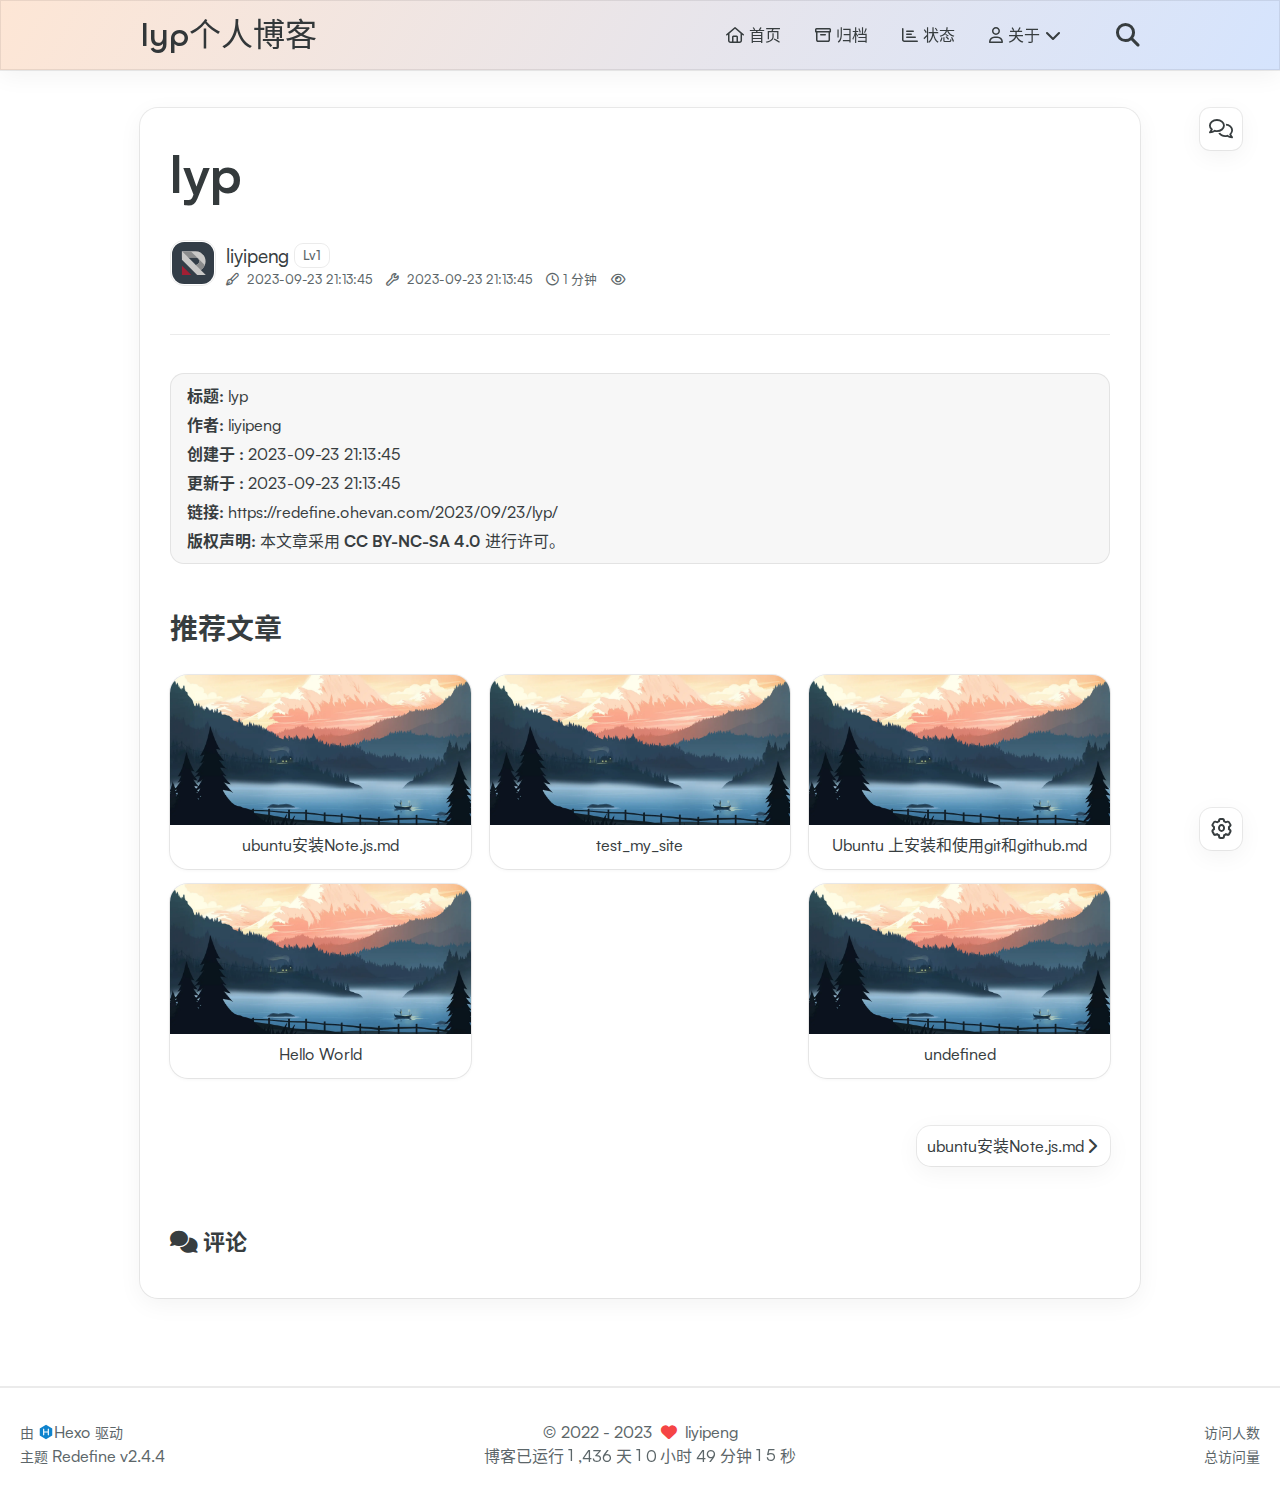
<file: 2023/09/23/lyp/index.html>
<!DOCTYPE html>
<html lang="zh-CN">
<head>
    <meta charset="utf-8">
    <meta name="viewport" content="width=device-width, initial-scale=1">
    <meta name="keywords" content="Hexo Theme Redefine">
    
    <meta name="author" content="liyipeng">
    <!-- preconnect -->
    <link rel="preconnect" href="https://fonts.googleapis.com">
    <link rel="preconnect" href="https://fonts.gstatic.com" crossorigin>
    
    
    <!--- Seo Part-->
    
    <link rel="canonical" href="http://example.com/2023/09/23/lyp/"/>
    <meta name="robots" content="index,follow">
    <meta name="googlebot" content="index,follow">
    <meta name="revisit-after" content="1 days">
    
        <meta property="og:type" content="article">
<meta property="og:title" content="lyp">
<meta property="og:url" content="http://example.com/2023/09/23/lyp/index.html">
<meta property="og:site_name" content="Hexo">
<meta property="og:locale" content="zh_CN">
<meta property="article:published_time" content="2023-09-23T13:13:45.000Z">
<meta property="article:modified_time" content="2023-09-23T13:13:45.342Z">
<meta property="article:author" content="John Doe">
<meta name="twitter:card" content="summary">
    
    
        <!-- Google tag (gtag.js) -->
        <script src="https://www.googletagmanager.com/gtag/js?id="></script>
        <script>
        window.dataLayer = window.dataLayer || [];
        function gtag(){dataLayer.push(arguments);}
        gtag('js', new Date());

        gtag('config', '');
        </script>
    
    <!--- Icon Part-->
    <link rel="icon" type="image/png" href="/images/redefine-favicon.svg" sizes="192x192">
    <link rel="apple-touch-icon" sizes="180x180" href="/images/redefine-favicon.svg">
    <meta name="theme-color" content="#A31F34">
    <link rel="shortcut icon" href="/images/redefine-favicon.svg">
    <!--- Page Info-->
    
    <title>
        
            lyp -
        
        lyp个人博客
    </title>
    
<link rel="stylesheet" href="/css/style.css">


    
        
<link rel="stylesheet" href="/css/build/styles.css">

    

    
<link rel="stylesheet" href="/fonts/fonts.css">

    
<link rel="stylesheet" href="/fonts/Satoshi/satoshi.css">

    
<link rel="stylesheet" href="/fonts/Chillax/chillax.css">

    <!--- Font Part-->
    
    
    
        <link href="" rel="stylesheet">
    
    

    <!--- Inject Part-->
    
    <script id="hexo-configurations">
    let Global = window.Global || {};
    Global.hexo_config = {"hostname":"example.com","root":"/","language":"zh-CN","path":"search.xml"};
    Global.theme_config = {"articles":{"style":{"font_size":"16px","line_height":1.5,"image_border_radius":"14px","image_alignment":"center","image_caption":false,"link_icon":true},"word_count":{"enable":true,"count":true,"min2read":true},"author_label":{"enable":true,"auto":false,"list":[]},"code_block":{"copy":true,"style":"mac","font":{"enable":false,"family":null,"url":null}},"toc":{"enable":true,"max_depth":3,"number":false,"expand":true,"init_open":true},"copyright":true,"lazyload":true,"recommendation":{"enable":true,"title":"推荐文章","limit":5,"mobile_limit":4,"placeholder":"/images/wallhaven-wqery6-light.webp","skip_dirs":[]}},"colors":{"primary":"#A31F34","secondary":null},"global":{"fonts":{"chinese":{"enable":true,"family":null,"url":null},"english":{"enable":false,"family":null,"url":null}},"content_max_width":"1000px","sidebar_width":"210px","hover":{"shadow":true,"scale":true},"scroll_progress":{"bar":true,"percentage":true},"website_counter":{"url":"https://busuanzi.ibruce.info/busuanzi/2.3/busuanzi.pure.mini.js","enable":true,"site_pv":true,"site_uv":true,"post_pv":true},"single_page":true,"open_graph":true,"google_analytics":{"enable":true,"id":null}},"home_banner":{"enable":true,"style":"fixed","image":{"light":"/images/wallhaven-wqery6-light.webp","dark":"/images/wallhaven-wqery6-dark.webp"},"title":"lyp blog","subtitle":{"text":["获得自由的关键在于不断成为真正的自己。","过去无可挽回，未来可以改变。"],"hitokoto":{"enable":false,"api":"https://v1.hitokoto.cn"},"typing_speed":150,"backing_speed":100,"starting_delay":560,"backing_delay":1500,"loop":true,"smart_backspace":true},"text_color":{"light":"#fff","dark":"#d1d1b6"},"text_style":{"title_size":"2.8rem","subtitle_size":"1.5rem","line_height":1.2},"custom_font":{"enable":false,"family":null,"url":null},"social_links":{"enable":true,"links":{"github":"https://github.com/duye-48","instagram":null,"zhihu":null,"twitter":null,"email":"3145352918@qq.com","qq":3145352918},"qrs":{"weixin":null}}},"plugins":{"feed":{"enable":false},"aplayer":{"enable":false,"type":"fixed","audios":[{"name":null,"artist":null,"url":null,"cover":null}]},"mermaid":{"enable":false,"version":"9.3.0"}},"version":"2.4.4","navbar":{"auto_hide":true,"color":{"left":"#f78736","right":"#367df7","transparency":35},"links":{"Home":{"path":"/","icon":"fa-regular fa-house"},"Archives":{"path":"/archives","icon":"fa-regular fa-archive"},"Status":{"path":"https://status.evanluo.top/","icon":"fa-regular fa-chart-bar"},"About":{"icon":"fa-regular fa-user","submenus":{"Me":"/about","Github":"https://github.com/EvanNotFound/hexo-theme-redefine"}}},"search":{"enable":true,"preload":true}},"page_templates":{"friends_column":2,"tags_style":"blur"},"home":{"sidebar":{"enable":true,"position":"left","first_item":"menu","announcement":null,"links":{"Archives":{"path":"/archives","icon":"fa-regular fa-archive"},"Tags":{"path":"/tags","icon":"fa-regular fa-tags"},"Categories":{"path":"/categories","icon":"fa-regular fa-folder"}}},"article_date_format":"auto","categories":{"enable":true,"limit":3},"tags":{"enable":true,"limit":3}},"footerStart":"2022/8/17 11:45:14"};
    Global.language_ago = {"second":"%s 秒前","minute":"%s 分钟前","hour":"%s 小时前","day":"%s 天前","week":"%s 周前","month":"%s 个月前","year":"%s 年前"};
    Global.data_config = {"masonry":false};
  </script>
    
    <!--- Fontawesome Part-->
    
<link rel="stylesheet" href="/fontawesome/fontawesome.min.css">

    
<link rel="stylesheet" href="/fontawesome/brands.min.css">

    
<link rel="stylesheet" href="/fontawesome/solid.min.css">

    
<link rel="stylesheet" href="/fontawesome/regular.min.css">

    
    
    
    
<meta name="generator" content="Hexo 6.3.0"></head>


<body>
<div class="progress-bar-container">
    
        <span class="scroll-progress-bar"></span>
    

    
        <span class="pjax-progress-bar"></span>
        <span class="swup-progress-icon">
            <i class="fa-solid fa-circle-notch fa-spin"></i>
        </span>
    
</div>


<main class="page-container" id="swup">

    

    <div class="main-content-container">


        <div class="main-content-header">
            <header class="navbar-container">
    
    <div class="navbar-content">
        <div class="left">
            
            <a class="logo-title" href="http://example.com/">
                
                lyp个人博客
                
            </a>
        </div>

        <div class="right">
            <!-- PC -->
            <div class="desktop">
                <ul class="navbar-list">
                    
                        
                            <li class="navbar-item">
                                <!-- Menu -->
                                <a class="" 
                                    href="/"  >
                                    
                                        
                                            <i class="fa-regular fa-house"></i>
                                        
                                        首页
                                    
                                </a>
                                <!-- Submenu -->
                                
                            </li>
                    
                        
                            <li class="navbar-item">
                                <!-- Menu -->
                                <a class="" 
                                    href="/archives"  >
                                    
                                        
                                            <i class="fa-regular fa-archive"></i>
                                        
                                        归档
                                    
                                </a>
                                <!-- Submenu -->
                                
                            </li>
                    
                        
                            <li class="navbar-item">
                                <!-- Menu -->
                                <a class="" 
                                    target="_blank" rel="noopener" href="https://status.evanluo.top/"  >
                                    
                                        
                                            <i class="fa-regular fa-chart-bar"></i>
                                        
                                        状态
                                    
                                </a>
                                <!-- Submenu -->
                                
                            </li>
                    
                        
                            <li class="navbar-item">
                                <!-- Menu -->
                                <a class="has-dropdown" 
                                    href="#" onClick="return false;">
                                    
                                        
                                            <i class="fa-regular fa-user"></i>
                                        
                                        关于&nbsp;<i class="fa-solid fa-chevron-down"></i>
                                    
                                </a>
                                <!-- Submenu -->
                                
                                    <ul class="sub-menu">
                                    
                                        <li>
                                        <a href="/about">ME
                                        </a>
                                        </li>
                                    
                                        <li>
                                        <a target="_blank" rel="noopener" href="https://github.com/EvanNotFound/hexo-theme-redefine">GITHUB
                                        </a>
                                        </li>
                                    
                                    </ul>
                                
                            </li>
                    
                    
                        <li class="navbar-item search search-popup-trigger">
                            <i class="fa-solid fa-magnifying-glass"></i>
                        </li>
                    
                </ul>
            </div>
            <!-- Mobile -->
            <div class="mobile">
                
                    <div class="icon-item search search-popup-trigger"><i class="fa-solid fa-magnifying-glass"></i></div>
                
                <div class="icon-item navbar-bar">
                    <div class="navbar-bar-middle"></div>
                </div>
            </div>
        </div>
    </div>

    <!-- Mobile drawer -->
    <div class="navbar-drawer w-full absolute top-0 left-0 bg-background-color">
        <ul class="drawer-navbar-list flex flex-col justify-start items-center">
            
                
                    <li class="drawer-navbar-item text-base my-1.5 flex justify-center items-center">
                        <a class="rounded-3xl py-1.5 px-5 hover:border hover:!text-primary active:!text-primary group " 
                        href="/"  >
                             
                                
                                    <i class="fa-regular fa-house"></i>
                                
                                首页
                            
                        </a>
                    </li>
                    <!-- Submenu -->
                    
            
                
                    <li class="drawer-navbar-item text-base my-1.5 flex justify-center items-center">
                        <a class="rounded-3xl py-1.5 px-5 hover:border hover:!text-primary active:!text-primary group " 
                        href="/archives"  >
                             
                                
                                    <i class="fa-regular fa-archive"></i>
                                
                                归档
                            
                        </a>
                    </li>
                    <!-- Submenu -->
                    
            
                
                    <li class="drawer-navbar-item text-base my-1.5 flex justify-center items-center">
                        <a class="rounded-3xl py-1.5 px-5 hover:border hover:!text-primary active:!text-primary group " 
                        target="_blank" rel="noopener" href="https://status.evanluo.top/"  >
                             
                                
                                    <i class="fa-regular fa-chart-bar"></i>
                                
                                状态
                            
                        </a>
                    </li>
                    <!-- Submenu -->
                    
            
                
                    <li class="drawer-navbar-item text-base my-1.5 flex justify-center items-center">
                        <a class="rounded-3xl py-1.5 px-5 hover:border hover:!text-primary active:!text-primary group has-dropdown" 
                        href="#" onClick="return false;">
                            
                                
                                    <i class="fa-regular fa-user"></i>
                                
                                关于&nbsp;<i class="group-hover:rotate-180 transition-transform fa-solid fa-chevron-down"></i>
                            
                        </a>
                    </li>
                    <!-- Submenu -->
                              
                        
                            <li class="text-base flex justify-center items-center hover:underline active:underline hover:underline-offset-1 rounded-3xl">
                                <a class="py-0.5" href="/about">ME</a>
                            </li>
                        
                            <li class="text-base flex justify-center items-center hover:underline active:underline hover:underline-offset-1 rounded-3xl">
                                <a class="py-0.5" target="_blank" rel="noopener" href="https://github.com/EvanNotFound/hexo-theme-redefine">GITHUB</a>
                            </li>
                        
                    
            

        </ul>
    </div>

    <div class="window-mask"></div>

</header>


        </div>

        <div class="main-content-body">

            

            <div class="main-content">

                
                    <div class="post-page-container">
    <div class="article-content-container">

        <div class="article-title">
            
                <h1 class="article-title-regular">lyp</h1>
            
            </div>
            
                    
        
        
            <div class="article-header">
                <div class="avatar">
                    <img src="/images/redefine-avatar.svg">
                </div>
                <div class="info">
                    <div class="author">
                        <span class="name">liyipeng</span>
                        
                            <span class="author-label">Lv1</span>
                        
                    </div>
                    <div class="meta-info">
                        <div class="article-meta-info">
    <span class="article-date article-meta-item">
        <i class="fa-regular fa-pen-fancy"></i>&nbsp;
        <span class="desktop">2023-09-23 21:13:45</span>
        <span class="mobile">2023-09-23 21:13:45</span>
        <span class="hover-info">创建</span>
    </span>
    
        <span class="article-date article-meta-item">
            <i class="fa-regular fa-wrench"></i>&nbsp;
            <span class="desktop">2023-09-23 21:13:45</span>
            <span class="mobile">2023-09-23 21:13:45</span>
            <span class="hover-info">更新</span>
        </span>
    

    
    

    
    
    
        <span class="article-min2read article-meta-item">
            <i class="fa-regular fa-clock"></i>&nbsp;<span>1 分钟</span>
        </span>
    
    
        <span class="article-pv article-meta-item">
            <i class="fa-regular fa-eye"></i>&nbsp;<span id="busuanzi_value_page_pv"></span>
        </span>
    
</div>

                    </div>
                </div>
            </div>
        

        


        <div class="article-content markdown-body">
            
        </div>

        
            <div class="post-copyright-info">
                <div class="article-copyright-info-container">
    <ul>
        <li><strong>标题:</strong> lyp</li>
        <li><strong>作者:</strong> liyipeng</li>
        <li><strong>创建于
                :</strong> 2023-09-23 21:13:45</li>
        
            <li>
                <strong>更新于
                    :</strong> 2023-09-23 21:13:45
            </li>
        
        <li>
            <strong>链接:</strong> https://redefine.ohevan.com/2023/09/23/lyp/
        </li>
        <li>
            <strong>
                版权声明:
            </strong>
            
            本文章采用 <a class="license" target="_blank" rel="noopener" href="https://creativecommons.org/licenses/by-nc-sa/4.0/deed.zh">CC BY-NC-SA 4.0</a> 进行许可。
            

        </li>
    </ul>
</div>

            </div>
        

        

        
  <div class="recommended-article">
   <div class="recommended-desktop">
    <div class="recommended-article-header">
     <i aria-hidden="true"></i><span>推荐文章</span>
    </div>
    <div class="recommended-article-group"><a class="recommended-article-item" href="/2023/09/23/ubuntu安装Note-js-md/" title="ubuntu安装Note.js.md" rel="bookmark">
  <img src="/images/wallhaven-wqery6-light.webp" alt="ubuntu安装Note.js.md" class="!max-w-none">
  <span class="title">ubuntu安装Note.js.md</span>
</a><a class="recommended-article-item" href="/2023/09/23/test-my-site/" title="test_my_site" rel="bookmark">
  <img src="/images/wallhaven-wqery6-light.webp" alt="test_my_site" class="!max-w-none">
  <span class="title">test_my_site</span>
</a><a class="recommended-article-item" href="/2023/09/23/Ubuntu-上安装和使用git和github-md/" title="Ubuntu 上安装和使用git和github.md" rel="bookmark">
  <img src="/images/wallhaven-wqery6-light.webp" alt="Ubuntu 上安装和使用git和github.md" class="!max-w-none">
  <span class="title">Ubuntu 上安装和使用git和github.md</span>
</a><a class="recommended-article-item" href="/2023/09/23/hello-world/" title="Hello World" rel="bookmark">
  <img src="/images/wallhaven-wqery6-light.webp" alt="Hello World" class="!max-w-none">
  <span class="title">Hello World</span>
</a><a class="recommended-article-item" href="/2023/09/23/Ubuntu 上安装和使用git和github/" title="undefined" rel="bookmark">
  <img src="/images/wallhaven-wqery6-light.webp" alt="undefined" class="!max-w-none">
  <span class="title">undefined</span>
</a></div>
   </div>
   <div class="recommended-mobile">
   <div class="recommended-article-header">
     <i aria-hidden="true"></i><span>推荐文章</span>
   </div>
   <div class="recommended-article-group"><a class="recommended-article-item" href="/2023/09/23/ubuntu安装Note-js-md/" title="ubuntu安装Note.js.md" rel="bookmark">
  <img src="/images/wallhaven-wqery6-light.webp" alt="ubuntu安装Note.js.md" class="!max-w-none">
  <span class="title">ubuntu安装Note.js.md</span>
</a><a class="recommended-article-item" href="/2023/09/23/test-my-site/" title="test_my_site" rel="bookmark">
  <img src="/images/wallhaven-wqery6-light.webp" alt="test_my_site" class="!max-w-none">
  <span class="title">test_my_site</span>
</a><a class="recommended-article-item" href="/2023/09/23/Ubuntu-上安装和使用git和github-md/" title="Ubuntu 上安装和使用git和github.md" rel="bookmark">
  <img src="/images/wallhaven-wqery6-light.webp" alt="Ubuntu 上安装和使用git和github.md" class="!max-w-none">
  <span class="title">Ubuntu 上安装和使用git和github.md</span>
</a><a class="recommended-article-item" href="/2023/09/23/hello-world/" title="Hello World" rel="bookmark">
  <img src="/images/wallhaven-wqery6-light.webp" alt="Hello World" class="!max-w-none">
  <span class="title">Hello World</span>
</a></div>
   </div>
  </div>

        
            <div class="article-nav">
                
                
                    <div class="article-next">
                        <a class="next"
                        rel="next"
                        href="/2023/09/23/ubuntu%E5%AE%89%E8%A3%85Note-js-md/"
                        >
                            <span class="title flex justify-center items-center">
                                <span class="post-nav-title-item">ubuntu安装Note.js.md</span>
                                <span class="post-nav-item">下一篇</span>
                            </span>
                            <span class="right arrow-icon flex justify-center items-center">
                                <i class="fa-solid fa-chevron-right"></i>
                            </span>
                        </a>
                    </div>
                
            </div>
        


        
            <div class="comment-container">
                <div class="comments-container pjax">
    <div id="comment-anchor"></div>
    <div class="comment-area-title">
        <i class="fa-solid fa-comments"></i>&nbsp;评论
    </div>
    

        
            
 
    <div id="waline"></div>
    <script type="module"  data-swup-reload-script>
        import { init } from 'https://evan.beee.top/js/waline.mjs';

        function loadWaline() {
            init({
                el: '#waline',
                serverURL: 'https://example.example.com',
                lang: 'zh-CN',
                dark: 'body[class~="dark-mode"]',
                requiredMeta: ['nick','mail'], // cannot customize by theme config, change it yourself
            });
        }

        if ('true') {
            const loadWalineTimeout = setTimeout(() => {
                loadWaline();
                clearTimeout(loadWalineTimeout);
            }, 1000);
        } else {
            window.addEventListener('DOMContentLoaded', loadWaline);
        }
        
    </script>



        
    
</div>

            </div>
        
    </div>

    
        <div class="toc-content-container">
            <div class="post-toc-wrap">
    <div class="post-toc">
        <div class="toc-title">此页目录</div>
        <div class="page-title">lyp</div>
        

    </div>
</div>
        </div>
    
</div>



                

            </div>

            

        </div>

        <div class="main-content-footer">
            <footer class="footer mt-5 py-5 h-auto text-base text-third-text-color relative border-t-2 border-t-border-color">
    <div class="info-container py-3 text-center">
        
        <div class="text-center">
            &copy;
            
              <span>2022</span>
              -
            
            2023&nbsp;&nbsp;<i class="fa-solid fa-heart fa-beat" style="--fa-animation-duration: 0.5s; color: #f54545"></i>&nbsp;&nbsp;<a href="/">liyipeng</a>
        </div>
        
            <script data-swup-reload-script src="https://busuanzi.ibruce.info/busuanzi/2.3/busuanzi.pure.mini.js"></script>
            <div class="relative text-center lg:absolute lg:right-[20px] lg:top-1/2 lg:-translate-y-1/2 lg:text-right">
                
                    <span id="busuanzi_container_site_uv" class="lg:!block">
                        <span class="text-sm">访问人数</span>
                        <span id="busuanzi_value_site_uv"></span>
                    </span>
                
                
                    <span id="busuanzi_container_site_pv" class="lg:!block">
                        <span class="text-sm">总访问量</span>
                        <span id="busuanzi_value_site_pv"></span>
                    </span>
                
            </div>
        
        <div class="relative text-center lg:absolute lg:left-[20px] lg:top-1/2 lg:-translate-y-1/2 lg:text-left">
            <span class="lg:block text-sm">由 <?xml version="1.0" encoding="utf-8"?><!DOCTYPE svg PUBLIC "-//W3C//DTD SVG 1.1//EN" "http://www.w3.org/Graphics/SVG/1.1/DTD/svg11.dtd"><svg class="relative top-[2px] inline-block align-baseline" version="1.1" id="圖層_1" xmlns="http://www.w3.org/2000/svg" xmlns:xlink="http://www.w3.org/1999/xlink" x="0px" y="0px" width="1rem" height="1rem" viewBox="0 0 512 512" enable-background="new 0 0 512 512" xml:space="preserve"><path fill="#0E83CD" d="M256.4,25.8l-200,115.5L56,371.5l199.6,114.7l200-115.5l0.4-230.2L256.4,25.8z M349,354.6l-18.4,10.7l-18.6-11V275H200v79.6l-18.4,10.7l-18.6-11v-197l18.5-10.6l18.5,10.8V237h112v-79.6l18.5-10.6l18.5,10.8V354.6z"/></svg><a target="_blank" class="text-base" href="https://hexo.io">Hexo</a> 驱动</span>
            <span class="text-sm lg:block">主题&nbsp;<a class="text-base" target="_blank" href="https://github.com/EvanNotFound/hexo-theme-redefine">Redefine v2.4.4</a></span>
        </div>
        
        
            <div>
                博客已运行 <span class="odometer" id="runtime_days" ></span> 天 <span class="odometer" id="runtime_hours"></span> 小时 <span class="odometer" id="runtime_minutes"></span> 分钟 <span class="odometer" id="runtime_seconds"></span> 秒
            </div>
        
        
            <script data-swup-reload-script>
                try {
                    function odometer_init() {
                    const elements = document.querySelectorAll('.odometer');
                    elements.forEach(el => {
                        new Odometer({
                            el,
                            format: '( ddd).dd',
                            duration: 200
                        });
                    });
                    }
                    odometer_init();
                } catch (error) {}
            </script>
        
        
        
    </div>  
</footer>
        </div>
    </div>

    
        <div class="post-tools">
            <div class="post-tools-container">
    <ul class="article-tools-list">
        <!-- TOC aside toggle -->
        
            <li class="right-bottom-tools page-aside-toggle">
                <i class="fa-regular fa-outdent"></i>
            </li>
        

        <!-- go comment -->
        
            <li class="go-comment">
                <i class="fa-regular fa-comments"></i>
            </li>
        
    </ul>
</div>

        </div>
    

    <div class="right-side-tools-container">
        <div class="side-tools-container">
    <ul class="hidden-tools-list">
        <li class="right-bottom-tools tool-font-adjust-plus flex justify-center items-center">
            <i class="fa-regular fa-magnifying-glass-plus"></i>
        </li>

        <li class="right-bottom-tools tool-font-adjust-minus flex justify-center items-center">
            <i class="fa-regular fa-magnifying-glass-minus"></i>
        </li>

        <li class="right-bottom-tools tool-expand-width flex justify-center items-center">
            <i class="fa-regular fa-expand"></i>
        </li>

        <li class="right-bottom-tools tool-dark-light-toggle flex justify-center items-center">
            <i class="fa-regular fa-moon"></i>
        </li>

        <!-- rss -->
        

        

        <li class="right-bottom-tools tool-scroll-to-bottom flex justify-center items-center">
            <i class="fa-regular fa-arrow-down"></i>
        </li>
    </ul>

    <ul class="visible-tools-list">
        <li class="right-bottom-tools toggle-tools-list flex justify-center items-center">
            <i class="fa-regular fa-cog fa-spin"></i>
        </li>
        
            <li class="right-bottom-tools tool-scroll-to-top flex justify-center items-center">
                <i class="arrow-up fas fa-arrow-up"></i>
                <span class="percent"></span>
            </li>
        
        
    </ul>
</div>

    </div>

    <div class="image-viewer-container">
    <img src="">
</div>


    
        <div class="search-pop-overlay">
    <div class="popup search-popup">
        <div class="search-header">
          <span class="search-input-field-pre">
            <i class="fa-solid fa-keyboard"></i>
          </span>
            <div class="search-input-container">
                <input autocomplete="off"
                       autocorrect="off"
                       autocapitalize="off"
                       placeholder="搜索..."
                       spellcheck="false"
                       type="search"
                       class="search-input"
                >
            </div>
            <span class="popup-btn-close">
                <i class="fa-solid fa-times"></i>
            </span>
        </div>
        <div id="search-result">
            <div id="no-result">
                <i class="fa-solid fa-spinner fa-spin-pulse fa-5x fa-fw"></i>
            </div>
        </div>
    </div>
</div>

    

</main>


    
<script src="/js/libs/Swup.min.js"></script>

<script src="/js/libs/SwupSlideTheme.min.js"></script>

<script src="/js/libs/SwupScriptsPlugin.min.js"></script>

<script src="/js/libs/SwupProgressPlugin.min.js"></script>

<script src="/js/libs/SwupScrollPlugin.min.js"></script>

<script>
    const swup = new Swup({
        plugins: [
            new SwupScriptsPlugin({
                optin: true,
            }),
            new SwupProgressPlugin(),
            new SwupScrollPlugin({
                offset: 80,
            }),
            new SwupSlideTheme({
                mainElement: ".main-content-body",
            }),
        ],
        containers: ["#swup"],
    });

    swup.hooks.on("page:view", () => {
        Global.refresh();
    });

    // if (document.readyState === "complete") {
    //
    // } else {
    //     document.addEventListener("DOMContentLoaded", () => init());
    // }
</script>






<script src="/js/utils.js" type="module"></script>

<script src="/js/main.js" type="module"></script>

<script src="/js/layouts/navbarShrink.js" type="module"></script>

<script src="/js/tools/scrollTopBottom.js" type="module"></script>

<script src="/js/tools/lightDarkSwitch.js" type="module"></script>

<script src="/js/layouts/categoryList.js" type="module"></script>



    
<script src="/js/tools/localSearch.js"></script>




    
<script src="/js/tools/codeBlock.js"></script>




    
<script src="/js/layouts/lazyload.js"></script>




    
<script src="/js/tools/runtime.js"></script>

    
<script src="/js/libs/odometer.min.js"></script>

    
<link rel="stylesheet" href="/assets/odometer-theme-minimal.css">




  
<script src="/js/libs/Typed.min.js"></script>

  
<script src="/js/plugins/typed.js"></script>







<div class="post-scripts" data-swup-reload-script>
    
        
<script src="/js/libs/anime.min.js"></script>

        
<script src="/js/tools/tocToggle.js" type="module"></script>

<script src="/js/layouts/toc.js" type="module"></script>

<script src="/js/plugins/tabs.js" type="module"></script>

    
</div>


</body>
</html>
</file>
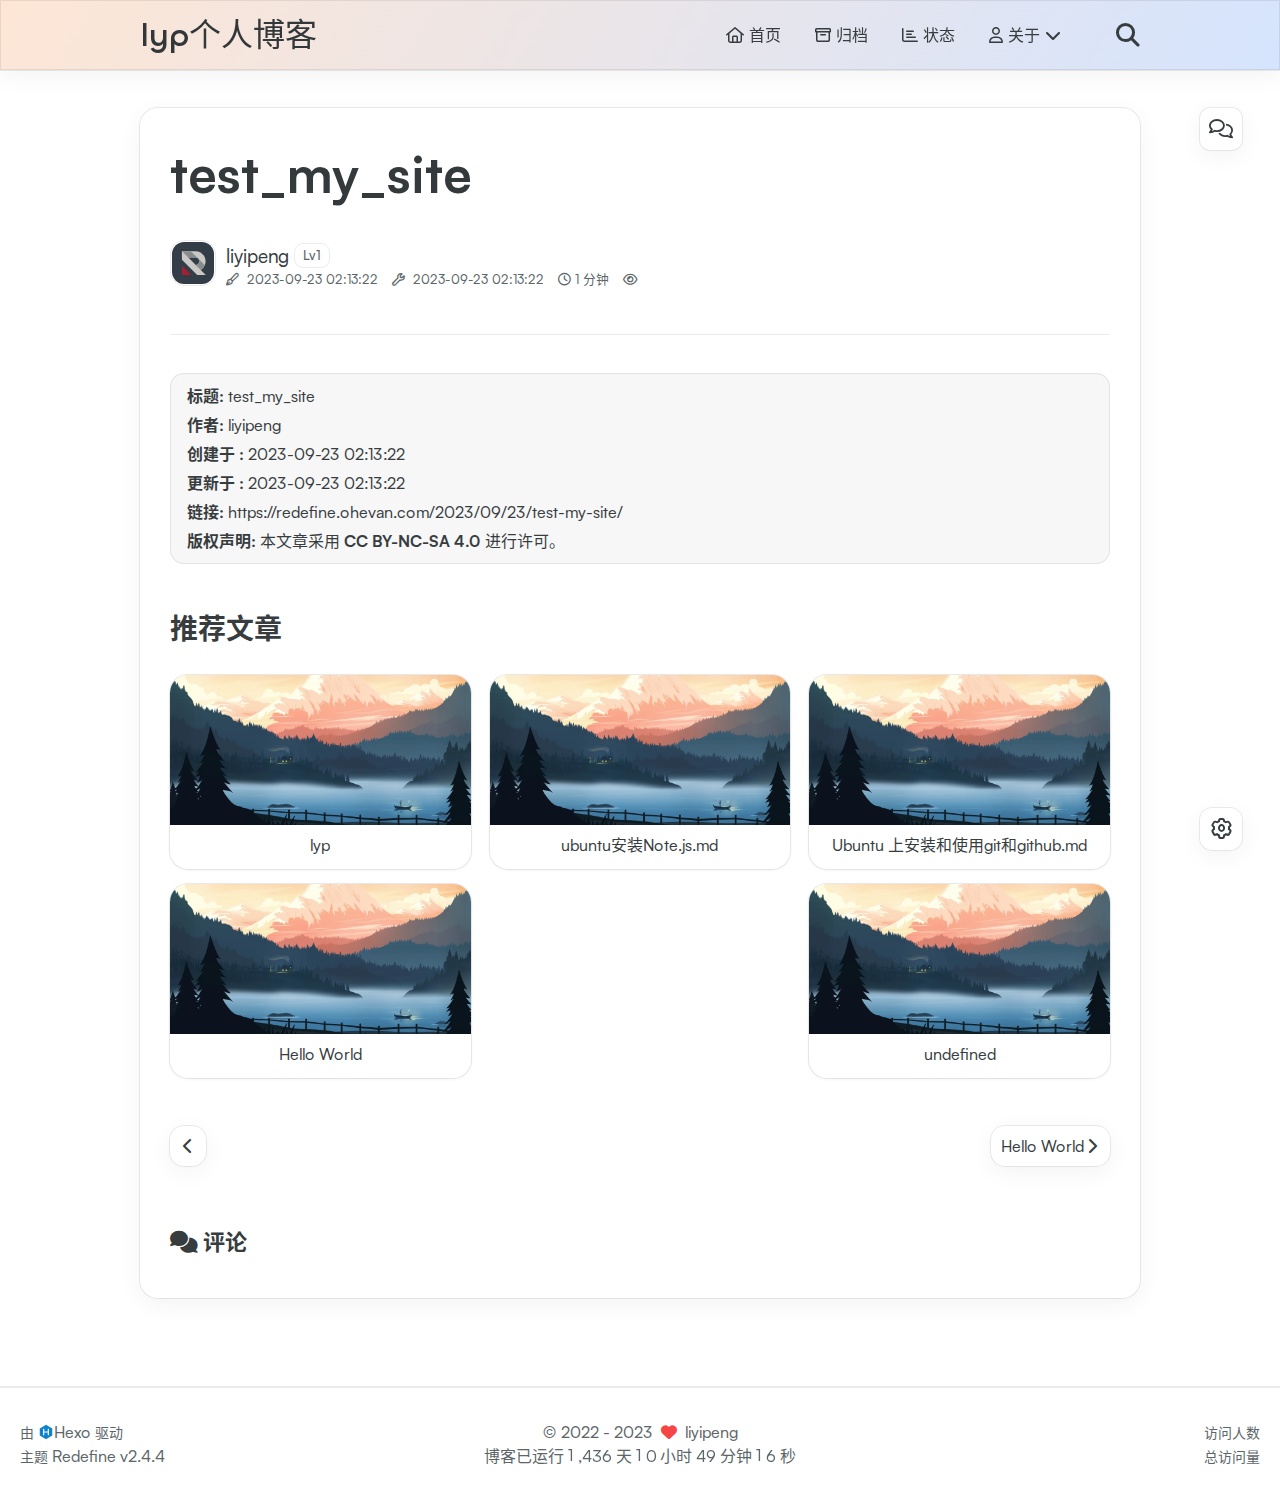
<file: 2023/09/23/test-my-site/index.html>
<!DOCTYPE html>
<html lang="zh-CN">
<head>
    <meta charset="utf-8">
    <meta name="viewport" content="width=device-width, initial-scale=1">
    <meta name="keywords" content="Hexo Theme Redefine">
    
    <meta name="author" content="liyipeng">
    <!-- preconnect -->
    <link rel="preconnect" href="https://fonts.googleapis.com">
    <link rel="preconnect" href="https://fonts.gstatic.com" crossorigin>
    
    
    <!--- Seo Part-->
    
    <link rel="canonical" href="http://example.com/2023/09/23/test-my-site/"/>
    <meta name="robots" content="index,follow">
    <meta name="googlebot" content="index,follow">
    <meta name="revisit-after" content="1 days">
    
        <meta property="og:type" content="article">
<meta property="og:title" content="test_my_site">
<meta property="og:url" content="http://example.com/2023/09/23/test-my-site/index.html">
<meta property="og:site_name" content="Hexo">
<meta property="og:locale" content="zh_CN">
<meta property="article:published_time" content="2023-09-22T18:13:22.000Z">
<meta property="article:modified_time" content="2023-09-22T18:13:22.800Z">
<meta property="article:author" content="John Doe">
<meta name="twitter:card" content="summary">
    
    
        <!-- Google tag (gtag.js) -->
        <script src="https://www.googletagmanager.com/gtag/js?id="></script>
        <script>
        window.dataLayer = window.dataLayer || [];
        function gtag(){dataLayer.push(arguments);}
        gtag('js', new Date());

        gtag('config', '');
        </script>
    
    <!--- Icon Part-->
    <link rel="icon" type="image/png" href="/images/redefine-favicon.svg" sizes="192x192">
    <link rel="apple-touch-icon" sizes="180x180" href="/images/redefine-favicon.svg">
    <meta name="theme-color" content="#A31F34">
    <link rel="shortcut icon" href="/images/redefine-favicon.svg">
    <!--- Page Info-->
    
    <title>
        
            test_my_site -
        
        lyp个人博客
    </title>
    
<link rel="stylesheet" href="/css/style.css">


    
        
<link rel="stylesheet" href="/css/build/styles.css">

    

    
<link rel="stylesheet" href="/fonts/fonts.css">

    
<link rel="stylesheet" href="/fonts/Satoshi/satoshi.css">

    
<link rel="stylesheet" href="/fonts/Chillax/chillax.css">

    <!--- Font Part-->
    
    
    
        <link href="" rel="stylesheet">
    
    

    <!--- Inject Part-->
    
    <script id="hexo-configurations">
    let Global = window.Global || {};
    Global.hexo_config = {"hostname":"example.com","root":"/","language":"zh-CN","path":"search.xml"};
    Global.theme_config = {"articles":{"style":{"font_size":"16px","line_height":1.5,"image_border_radius":"14px","image_alignment":"center","image_caption":false,"link_icon":true},"word_count":{"enable":true,"count":true,"min2read":true},"author_label":{"enable":true,"auto":false,"list":[]},"code_block":{"copy":true,"style":"mac","font":{"enable":false,"family":null,"url":null}},"toc":{"enable":true,"max_depth":3,"number":false,"expand":true,"init_open":true},"copyright":true,"lazyload":true,"recommendation":{"enable":true,"title":"推荐文章","limit":5,"mobile_limit":4,"placeholder":"/images/wallhaven-wqery6-light.webp","skip_dirs":[]}},"colors":{"primary":"#A31F34","secondary":null},"global":{"fonts":{"chinese":{"enable":true,"family":null,"url":null},"english":{"enable":false,"family":null,"url":null}},"content_max_width":"1000px","sidebar_width":"210px","hover":{"shadow":true,"scale":true},"scroll_progress":{"bar":true,"percentage":true},"website_counter":{"url":"https://busuanzi.ibruce.info/busuanzi/2.3/busuanzi.pure.mini.js","enable":true,"site_pv":true,"site_uv":true,"post_pv":true},"single_page":true,"open_graph":true,"google_analytics":{"enable":true,"id":null}},"home_banner":{"enable":true,"style":"fixed","image":{"light":"/images/wallhaven-wqery6-light.webp","dark":"/images/wallhaven-wqery6-dark.webp"},"title":"lyp blog","subtitle":{"text":["获得自由的关键在于不断成为真正的自己。","过去无可挽回，未来可以改变。"],"hitokoto":{"enable":false,"api":"https://v1.hitokoto.cn"},"typing_speed":150,"backing_speed":100,"starting_delay":560,"backing_delay":1500,"loop":true,"smart_backspace":true},"text_color":{"light":"#fff","dark":"#d1d1b6"},"text_style":{"title_size":"2.8rem","subtitle_size":"1.5rem","line_height":1.2},"custom_font":{"enable":false,"family":null,"url":null},"social_links":{"enable":true,"links":{"github":"https://github.com/duye-48","instagram":null,"zhihu":null,"twitter":null,"email":"3145352918@qq.com","qq":3145352918},"qrs":{"weixin":null}}},"plugins":{"feed":{"enable":false},"aplayer":{"enable":false,"type":"fixed","audios":[{"name":null,"artist":null,"url":null,"cover":null}]},"mermaid":{"enable":false,"version":"9.3.0"}},"version":"2.4.4","navbar":{"auto_hide":true,"color":{"left":"#f78736","right":"#367df7","transparency":35},"links":{"Home":{"path":"/","icon":"fa-regular fa-house"},"Archives":{"path":"/archives","icon":"fa-regular fa-archive"},"Status":{"path":"https://status.evanluo.top/","icon":"fa-regular fa-chart-bar"},"About":{"icon":"fa-regular fa-user","submenus":{"Me":"/about","Github":"https://github.com/EvanNotFound/hexo-theme-redefine"}}},"search":{"enable":true,"preload":true}},"page_templates":{"friends_column":2,"tags_style":"blur"},"home":{"sidebar":{"enable":true,"position":"left","first_item":"menu","announcement":null,"links":{"Archives":{"path":"/archives","icon":"fa-regular fa-archive"},"Tags":{"path":"/tags","icon":"fa-regular fa-tags"},"Categories":{"path":"/categories","icon":"fa-regular fa-folder"}}},"article_date_format":"auto","categories":{"enable":true,"limit":3},"tags":{"enable":true,"limit":3}},"footerStart":"2022/8/17 11:45:14"};
    Global.language_ago = {"second":"%s 秒前","minute":"%s 分钟前","hour":"%s 小时前","day":"%s 天前","week":"%s 周前","month":"%s 个月前","year":"%s 年前"};
    Global.data_config = {"masonry":false};
  </script>
    
    <!--- Fontawesome Part-->
    
<link rel="stylesheet" href="/fontawesome/fontawesome.min.css">

    
<link rel="stylesheet" href="/fontawesome/brands.min.css">

    
<link rel="stylesheet" href="/fontawesome/solid.min.css">

    
<link rel="stylesheet" href="/fontawesome/regular.min.css">

    
    
    
    
<meta name="generator" content="Hexo 6.3.0"></head>


<body>
<div class="progress-bar-container">
    
        <span class="scroll-progress-bar"></span>
    

    
        <span class="pjax-progress-bar"></span>
        <span class="swup-progress-icon">
            <i class="fa-solid fa-circle-notch fa-spin"></i>
        </span>
    
</div>


<main class="page-container" id="swup">

    

    <div class="main-content-container">


        <div class="main-content-header">
            <header class="navbar-container">
    
    <div class="navbar-content">
        <div class="left">
            
            <a class="logo-title" href="http://example.com/">
                
                lyp个人博客
                
            </a>
        </div>

        <div class="right">
            <!-- PC -->
            <div class="desktop">
                <ul class="navbar-list">
                    
                        
                            <li class="navbar-item">
                                <!-- Menu -->
                                <a class="" 
                                    href="/"  >
                                    
                                        
                                            <i class="fa-regular fa-house"></i>
                                        
                                        首页
                                    
                                </a>
                                <!-- Submenu -->
                                
                            </li>
                    
                        
                            <li class="navbar-item">
                                <!-- Menu -->
                                <a class="" 
                                    href="/archives"  >
                                    
                                        
                                            <i class="fa-regular fa-archive"></i>
                                        
                                        归档
                                    
                                </a>
                                <!-- Submenu -->
                                
                            </li>
                    
                        
                            <li class="navbar-item">
                                <!-- Menu -->
                                <a class="" 
                                    target="_blank" rel="noopener" href="https://status.evanluo.top/"  >
                                    
                                        
                                            <i class="fa-regular fa-chart-bar"></i>
                                        
                                        状态
                                    
                                </a>
                                <!-- Submenu -->
                                
                            </li>
                    
                        
                            <li class="navbar-item">
                                <!-- Menu -->
                                <a class="has-dropdown" 
                                    href="#" onClick="return false;">
                                    
                                        
                                            <i class="fa-regular fa-user"></i>
                                        
                                        关于&nbsp;<i class="fa-solid fa-chevron-down"></i>
                                    
                                </a>
                                <!-- Submenu -->
                                
                                    <ul class="sub-menu">
                                    
                                        <li>
                                        <a href="/about">ME
                                        </a>
                                        </li>
                                    
                                        <li>
                                        <a target="_blank" rel="noopener" href="https://github.com/EvanNotFound/hexo-theme-redefine">GITHUB
                                        </a>
                                        </li>
                                    
                                    </ul>
                                
                            </li>
                    
                    
                        <li class="navbar-item search search-popup-trigger">
                            <i class="fa-solid fa-magnifying-glass"></i>
                        </li>
                    
                </ul>
            </div>
            <!-- Mobile -->
            <div class="mobile">
                
                    <div class="icon-item search search-popup-trigger"><i class="fa-solid fa-magnifying-glass"></i></div>
                
                <div class="icon-item navbar-bar">
                    <div class="navbar-bar-middle"></div>
                </div>
            </div>
        </div>
    </div>

    <!-- Mobile drawer -->
    <div class="navbar-drawer w-full absolute top-0 left-0 bg-background-color">
        <ul class="drawer-navbar-list flex flex-col justify-start items-center">
            
                
                    <li class="drawer-navbar-item text-base my-1.5 flex justify-center items-center">
                        <a class="rounded-3xl py-1.5 px-5 hover:border hover:!text-primary active:!text-primary group " 
                        href="/"  >
                             
                                
                                    <i class="fa-regular fa-house"></i>
                                
                                首页
                            
                        </a>
                    </li>
                    <!-- Submenu -->
                    
            
                
                    <li class="drawer-navbar-item text-base my-1.5 flex justify-center items-center">
                        <a class="rounded-3xl py-1.5 px-5 hover:border hover:!text-primary active:!text-primary group " 
                        href="/archives"  >
                             
                                
                                    <i class="fa-regular fa-archive"></i>
                                
                                归档
                            
                        </a>
                    </li>
                    <!-- Submenu -->
                    
            
                
                    <li class="drawer-navbar-item text-base my-1.5 flex justify-center items-center">
                        <a class="rounded-3xl py-1.5 px-5 hover:border hover:!text-primary active:!text-primary group " 
                        target="_blank" rel="noopener" href="https://status.evanluo.top/"  >
                             
                                
                                    <i class="fa-regular fa-chart-bar"></i>
                                
                                状态
                            
                        </a>
                    </li>
                    <!-- Submenu -->
                    
            
                
                    <li class="drawer-navbar-item text-base my-1.5 flex justify-center items-center">
                        <a class="rounded-3xl py-1.5 px-5 hover:border hover:!text-primary active:!text-primary group has-dropdown" 
                        href="#" onClick="return false;">
                            
                                
                                    <i class="fa-regular fa-user"></i>
                                
                                关于&nbsp;<i class="group-hover:rotate-180 transition-transform fa-solid fa-chevron-down"></i>
                            
                        </a>
                    </li>
                    <!-- Submenu -->
                              
                        
                            <li class="text-base flex justify-center items-center hover:underline active:underline hover:underline-offset-1 rounded-3xl">
                                <a class="py-0.5" href="/about">ME</a>
                            </li>
                        
                            <li class="text-base flex justify-center items-center hover:underline active:underline hover:underline-offset-1 rounded-3xl">
                                <a class="py-0.5" target="_blank" rel="noopener" href="https://github.com/EvanNotFound/hexo-theme-redefine">GITHUB</a>
                            </li>
                        
                    
            

        </ul>
    </div>

    <div class="window-mask"></div>

</header>


        </div>

        <div class="main-content-body">

            

            <div class="main-content">

                
                    <div class="post-page-container">
    <div class="article-content-container">

        <div class="article-title">
            
                <h1 class="article-title-regular">test_my_site</h1>
            
            </div>
            
                    
        
        
            <div class="article-header">
                <div class="avatar">
                    <img src="/images/redefine-avatar.svg">
                </div>
                <div class="info">
                    <div class="author">
                        <span class="name">liyipeng</span>
                        
                            <span class="author-label">Lv1</span>
                        
                    </div>
                    <div class="meta-info">
                        <div class="article-meta-info">
    <span class="article-date article-meta-item">
        <i class="fa-regular fa-pen-fancy"></i>&nbsp;
        <span class="desktop">2023-09-23 02:13:22</span>
        <span class="mobile">2023-09-23 02:13:22</span>
        <span class="hover-info">创建</span>
    </span>
    
        <span class="article-date article-meta-item">
            <i class="fa-regular fa-wrench"></i>&nbsp;
            <span class="desktop">2023-09-23 02:13:22</span>
            <span class="mobile">2023-09-23 02:13:22</span>
            <span class="hover-info">更新</span>
        </span>
    

    
    

    
    
    
        <span class="article-min2read article-meta-item">
            <i class="fa-regular fa-clock"></i>&nbsp;<span>1 分钟</span>
        </span>
    
    
        <span class="article-pv article-meta-item">
            <i class="fa-regular fa-eye"></i>&nbsp;<span id="busuanzi_value_page_pv"></span>
        </span>
    
</div>

                    </div>
                </div>
            </div>
        

        


        <div class="article-content markdown-body">
            
        </div>

        
            <div class="post-copyright-info">
                <div class="article-copyright-info-container">
    <ul>
        <li><strong>标题:</strong> test_my_site</li>
        <li><strong>作者:</strong> liyipeng</li>
        <li><strong>创建于
                :</strong> 2023-09-23 02:13:22</li>
        
            <li>
                <strong>更新于
                    :</strong> 2023-09-23 02:13:22
            </li>
        
        <li>
            <strong>链接:</strong> https://redefine.ohevan.com/2023/09/23/test-my-site/
        </li>
        <li>
            <strong>
                版权声明:
            </strong>
            
            本文章采用 <a class="license" target="_blank" rel="noopener" href="https://creativecommons.org/licenses/by-nc-sa/4.0/deed.zh">CC BY-NC-SA 4.0</a> 进行许可。
            

        </li>
    </ul>
</div>

            </div>
        

        

        
  <div class="recommended-article">
   <div class="recommended-desktop">
    <div class="recommended-article-header">
     <i aria-hidden="true"></i><span>推荐文章</span>
    </div>
    <div class="recommended-article-group"><a class="recommended-article-item" href="/2023/09/23/lyp/" title="lyp" rel="bookmark">
  <img src="/images/wallhaven-wqery6-light.webp" alt="lyp" class="!max-w-none">
  <span class="title">lyp</span>
</a><a class="recommended-article-item" href="/2023/09/23/ubuntu安装Note-js-md/" title="ubuntu安装Note.js.md" rel="bookmark">
  <img src="/images/wallhaven-wqery6-light.webp" alt="ubuntu安装Note.js.md" class="!max-w-none">
  <span class="title">ubuntu安装Note.js.md</span>
</a><a class="recommended-article-item" href="/2023/09/23/Ubuntu-上安装和使用git和github-md/" title="Ubuntu 上安装和使用git和github.md" rel="bookmark">
  <img src="/images/wallhaven-wqery6-light.webp" alt="Ubuntu 上安装和使用git和github.md" class="!max-w-none">
  <span class="title">Ubuntu 上安装和使用git和github.md</span>
</a><a class="recommended-article-item" href="/2023/09/23/hello-world/" title="Hello World" rel="bookmark">
  <img src="/images/wallhaven-wqery6-light.webp" alt="Hello World" class="!max-w-none">
  <span class="title">Hello World</span>
</a><a class="recommended-article-item" href="/2023/09/23/Ubuntu 上安装和使用git和github/" title="undefined" rel="bookmark">
  <img src="/images/wallhaven-wqery6-light.webp" alt="undefined" class="!max-w-none">
  <span class="title">undefined</span>
</a></div>
   </div>
   <div class="recommended-mobile">
   <div class="recommended-article-header">
     <i aria-hidden="true"></i><span>推荐文章</span>
   </div>
   <div class="recommended-article-group"><a class="recommended-article-item" href="/2023/09/23/lyp/" title="lyp" rel="bookmark">
  <img src="/images/wallhaven-wqery6-light.webp" alt="lyp" class="!max-w-none">
  <span class="title">lyp</span>
</a><a class="recommended-article-item" href="/2023/09/23/ubuntu安装Note-js-md/" title="ubuntu安装Note.js.md" rel="bookmark">
  <img src="/images/wallhaven-wqery6-light.webp" alt="ubuntu安装Note.js.md" class="!max-w-none">
  <span class="title">ubuntu安装Note.js.md</span>
</a><a class="recommended-article-item" href="/2023/09/23/Ubuntu-上安装和使用git和github-md/" title="Ubuntu 上安装和使用git和github.md" rel="bookmark">
  <img src="/images/wallhaven-wqery6-light.webp" alt="Ubuntu 上安装和使用git和github.md" class="!max-w-none">
  <span class="title">Ubuntu 上安装和使用git和github.md</span>
</a><a class="recommended-article-item" href="/2023/09/23/hello-world/" title="Hello World" rel="bookmark">
  <img src="/images/wallhaven-wqery6-light.webp" alt="Hello World" class="!max-w-none">
  <span class="title">Hello World</span>
</a></div>
   </div>
  </div>

        
            <div class="article-nav">
                
                    <div class="article-prev">
                        <a class="prev"
                        rel="prev"
                        href="/2023/09/23/Ubuntu%20%E4%B8%8A%E5%AE%89%E8%A3%85%E5%92%8C%E4%BD%BF%E7%94%A8git%E5%92%8Cgithub/"
                        >
                            <span class="left arrow-icon flex justify-center items-center">
                                <i class="fa-solid fa-chevron-left"></i>
                            </span>
                            <span class="title flex justify-center items-center">
                                <span class="post-nav-title-item"></span>
                                <span class="post-nav-item">上一篇</span>
                            </span>
                        </a>
                    </div>
                
                
                    <div class="article-next">
                        <a class="next"
                        rel="next"
                        href="/2023/09/23/hello-world/"
                        >
                            <span class="title flex justify-center items-center">
                                <span class="post-nav-title-item">Hello World</span>
                                <span class="post-nav-item">下一篇</span>
                            </span>
                            <span class="right arrow-icon flex justify-center items-center">
                                <i class="fa-solid fa-chevron-right"></i>
                            </span>
                        </a>
                    </div>
                
            </div>
        


        
            <div class="comment-container">
                <div class="comments-container pjax">
    <div id="comment-anchor"></div>
    <div class="comment-area-title">
        <i class="fa-solid fa-comments"></i>&nbsp;评论
    </div>
    

        
            
 
    <div id="waline"></div>
    <script type="module"  data-swup-reload-script>
        import { init } from 'https://evan.beee.top/js/waline.mjs';

        function loadWaline() {
            init({
                el: '#waline',
                serverURL: 'https://example.example.com',
                lang: 'zh-CN',
                dark: 'body[class~="dark-mode"]',
                requiredMeta: ['nick','mail'], // cannot customize by theme config, change it yourself
            });
        }

        if ('true') {
            const loadWalineTimeout = setTimeout(() => {
                loadWaline();
                clearTimeout(loadWalineTimeout);
            }, 1000);
        } else {
            window.addEventListener('DOMContentLoaded', loadWaline);
        }
        
    </script>



        
    
</div>

            </div>
        
    </div>

    
        <div class="toc-content-container">
            <div class="post-toc-wrap">
    <div class="post-toc">
        <div class="toc-title">此页目录</div>
        <div class="page-title">test_my_site</div>
        

    </div>
</div>
        </div>
    
</div>



                

            </div>

            

        </div>

        <div class="main-content-footer">
            <footer class="footer mt-5 py-5 h-auto text-base text-third-text-color relative border-t-2 border-t-border-color">
    <div class="info-container py-3 text-center">
        
        <div class="text-center">
            &copy;
            
              <span>2022</span>
              -
            
            2023&nbsp;&nbsp;<i class="fa-solid fa-heart fa-beat" style="--fa-animation-duration: 0.5s; color: #f54545"></i>&nbsp;&nbsp;<a href="/">liyipeng</a>
        </div>
        
            <script data-swup-reload-script src="https://busuanzi.ibruce.info/busuanzi/2.3/busuanzi.pure.mini.js"></script>
            <div class="relative text-center lg:absolute lg:right-[20px] lg:top-1/2 lg:-translate-y-1/2 lg:text-right">
                
                    <span id="busuanzi_container_site_uv" class="lg:!block">
                        <span class="text-sm">访问人数</span>
                        <span id="busuanzi_value_site_uv"></span>
                    </span>
                
                
                    <span id="busuanzi_container_site_pv" class="lg:!block">
                        <span class="text-sm">总访问量</span>
                        <span id="busuanzi_value_site_pv"></span>
                    </span>
                
            </div>
        
        <div class="relative text-center lg:absolute lg:left-[20px] lg:top-1/2 lg:-translate-y-1/2 lg:text-left">
            <span class="lg:block text-sm">由 <?xml version="1.0" encoding="utf-8"?><!DOCTYPE svg PUBLIC "-//W3C//DTD SVG 1.1//EN" "http://www.w3.org/Graphics/SVG/1.1/DTD/svg11.dtd"><svg class="relative top-[2px] inline-block align-baseline" version="1.1" id="圖層_1" xmlns="http://www.w3.org/2000/svg" xmlns:xlink="http://www.w3.org/1999/xlink" x="0px" y="0px" width="1rem" height="1rem" viewBox="0 0 512 512" enable-background="new 0 0 512 512" xml:space="preserve"><path fill="#0E83CD" d="M256.4,25.8l-200,115.5L56,371.5l199.6,114.7l200-115.5l0.4-230.2L256.4,25.8z M349,354.6l-18.4,10.7l-18.6-11V275H200v79.6l-18.4,10.7l-18.6-11v-197l18.5-10.6l18.5,10.8V237h112v-79.6l18.5-10.6l18.5,10.8V354.6z"/></svg><a target="_blank" class="text-base" href="https://hexo.io">Hexo</a> 驱动</span>
            <span class="text-sm lg:block">主题&nbsp;<a class="text-base" target="_blank" href="https://github.com/EvanNotFound/hexo-theme-redefine">Redefine v2.4.4</a></span>
        </div>
        
        
            <div>
                博客已运行 <span class="odometer" id="runtime_days" ></span> 天 <span class="odometer" id="runtime_hours"></span> 小时 <span class="odometer" id="runtime_minutes"></span> 分钟 <span class="odometer" id="runtime_seconds"></span> 秒
            </div>
        
        
            <script data-swup-reload-script>
                try {
                    function odometer_init() {
                    const elements = document.querySelectorAll('.odometer');
                    elements.forEach(el => {
                        new Odometer({
                            el,
                            format: '( ddd).dd',
                            duration: 200
                        });
                    });
                    }
                    odometer_init();
                } catch (error) {}
            </script>
        
        
        
    </div>  
</footer>
        </div>
    </div>

    
        <div class="post-tools">
            <div class="post-tools-container">
    <ul class="article-tools-list">
        <!-- TOC aside toggle -->
        
            <li class="right-bottom-tools page-aside-toggle">
                <i class="fa-regular fa-outdent"></i>
            </li>
        

        <!-- go comment -->
        
            <li class="go-comment">
                <i class="fa-regular fa-comments"></i>
            </li>
        
    </ul>
</div>

        </div>
    

    <div class="right-side-tools-container">
        <div class="side-tools-container">
    <ul class="hidden-tools-list">
        <li class="right-bottom-tools tool-font-adjust-plus flex justify-center items-center">
            <i class="fa-regular fa-magnifying-glass-plus"></i>
        </li>

        <li class="right-bottom-tools tool-font-adjust-minus flex justify-center items-center">
            <i class="fa-regular fa-magnifying-glass-minus"></i>
        </li>

        <li class="right-bottom-tools tool-expand-width flex justify-center items-center">
            <i class="fa-regular fa-expand"></i>
        </li>

        <li class="right-bottom-tools tool-dark-light-toggle flex justify-center items-center">
            <i class="fa-regular fa-moon"></i>
        </li>

        <!-- rss -->
        

        

        <li class="right-bottom-tools tool-scroll-to-bottom flex justify-center items-center">
            <i class="fa-regular fa-arrow-down"></i>
        </li>
    </ul>

    <ul class="visible-tools-list">
        <li class="right-bottom-tools toggle-tools-list flex justify-center items-center">
            <i class="fa-regular fa-cog fa-spin"></i>
        </li>
        
            <li class="right-bottom-tools tool-scroll-to-top flex justify-center items-center">
                <i class="arrow-up fas fa-arrow-up"></i>
                <span class="percent"></span>
            </li>
        
        
    </ul>
</div>

    </div>

    <div class="image-viewer-container">
    <img src="">
</div>


    
        <div class="search-pop-overlay">
    <div class="popup search-popup">
        <div class="search-header">
          <span class="search-input-field-pre">
            <i class="fa-solid fa-keyboard"></i>
          </span>
            <div class="search-input-container">
                <input autocomplete="off"
                       autocorrect="off"
                       autocapitalize="off"
                       placeholder="搜索..."
                       spellcheck="false"
                       type="search"
                       class="search-input"
                >
            </div>
            <span class="popup-btn-close">
                <i class="fa-solid fa-times"></i>
            </span>
        </div>
        <div id="search-result">
            <div id="no-result">
                <i class="fa-solid fa-spinner fa-spin-pulse fa-5x fa-fw"></i>
            </div>
        </div>
    </div>
</div>

    

</main>


    
<script src="/js/libs/Swup.min.js"></script>

<script src="/js/libs/SwupSlideTheme.min.js"></script>

<script src="/js/libs/SwupScriptsPlugin.min.js"></script>

<script src="/js/libs/SwupProgressPlugin.min.js"></script>

<script src="/js/libs/SwupScrollPlugin.min.js"></script>

<script>
    const swup = new Swup({
        plugins: [
            new SwupScriptsPlugin({
                optin: true,
            }),
            new SwupProgressPlugin(),
            new SwupScrollPlugin({
                offset: 80,
            }),
            new SwupSlideTheme({
                mainElement: ".main-content-body",
            }),
        ],
        containers: ["#swup"],
    });

    swup.hooks.on("page:view", () => {
        Global.refresh();
    });

    // if (document.readyState === "complete") {
    //
    // } else {
    //     document.addEventListener("DOMContentLoaded", () => init());
    // }
</script>






<script src="/js/utils.js" type="module"></script>

<script src="/js/main.js" type="module"></script>

<script src="/js/layouts/navbarShrink.js" type="module"></script>

<script src="/js/tools/scrollTopBottom.js" type="module"></script>

<script src="/js/tools/lightDarkSwitch.js" type="module"></script>

<script src="/js/layouts/categoryList.js" type="module"></script>



    
<script src="/js/tools/localSearch.js"></script>




    
<script src="/js/tools/codeBlock.js"></script>




    
<script src="/js/layouts/lazyload.js"></script>




    
<script src="/js/tools/runtime.js"></script>

    
<script src="/js/libs/odometer.min.js"></script>

    
<link rel="stylesheet" href="/assets/odometer-theme-minimal.css">




  
<script src="/js/libs/Typed.min.js"></script>

  
<script src="/js/plugins/typed.js"></script>







<div class="post-scripts" data-swup-reload-script>
    
        
<script src="/js/libs/anime.min.js"></script>

        
<script src="/js/tools/tocToggle.js" type="module"></script>

<script src="/js/layouts/toc.js" type="module"></script>

<script src="/js/plugins/tabs.js" type="module"></script>

    
</div>


</body>
</html>
</file>
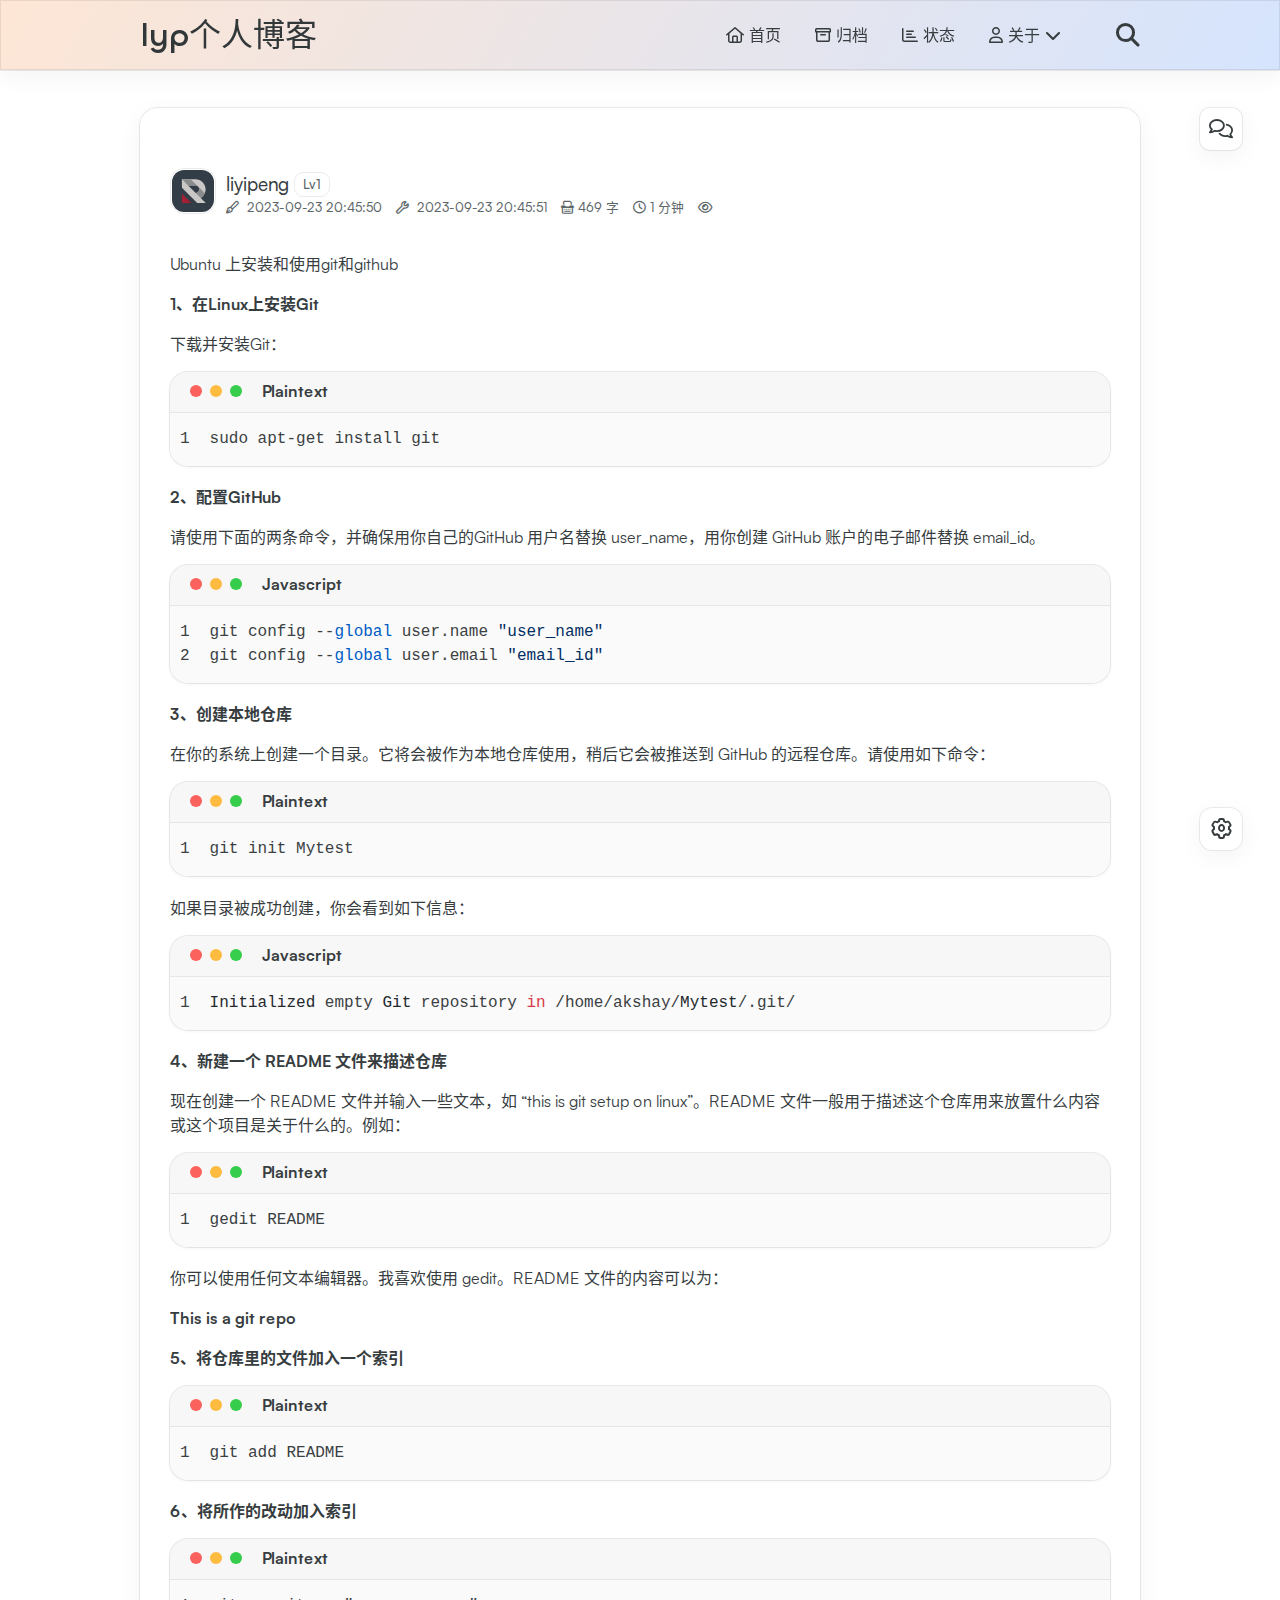
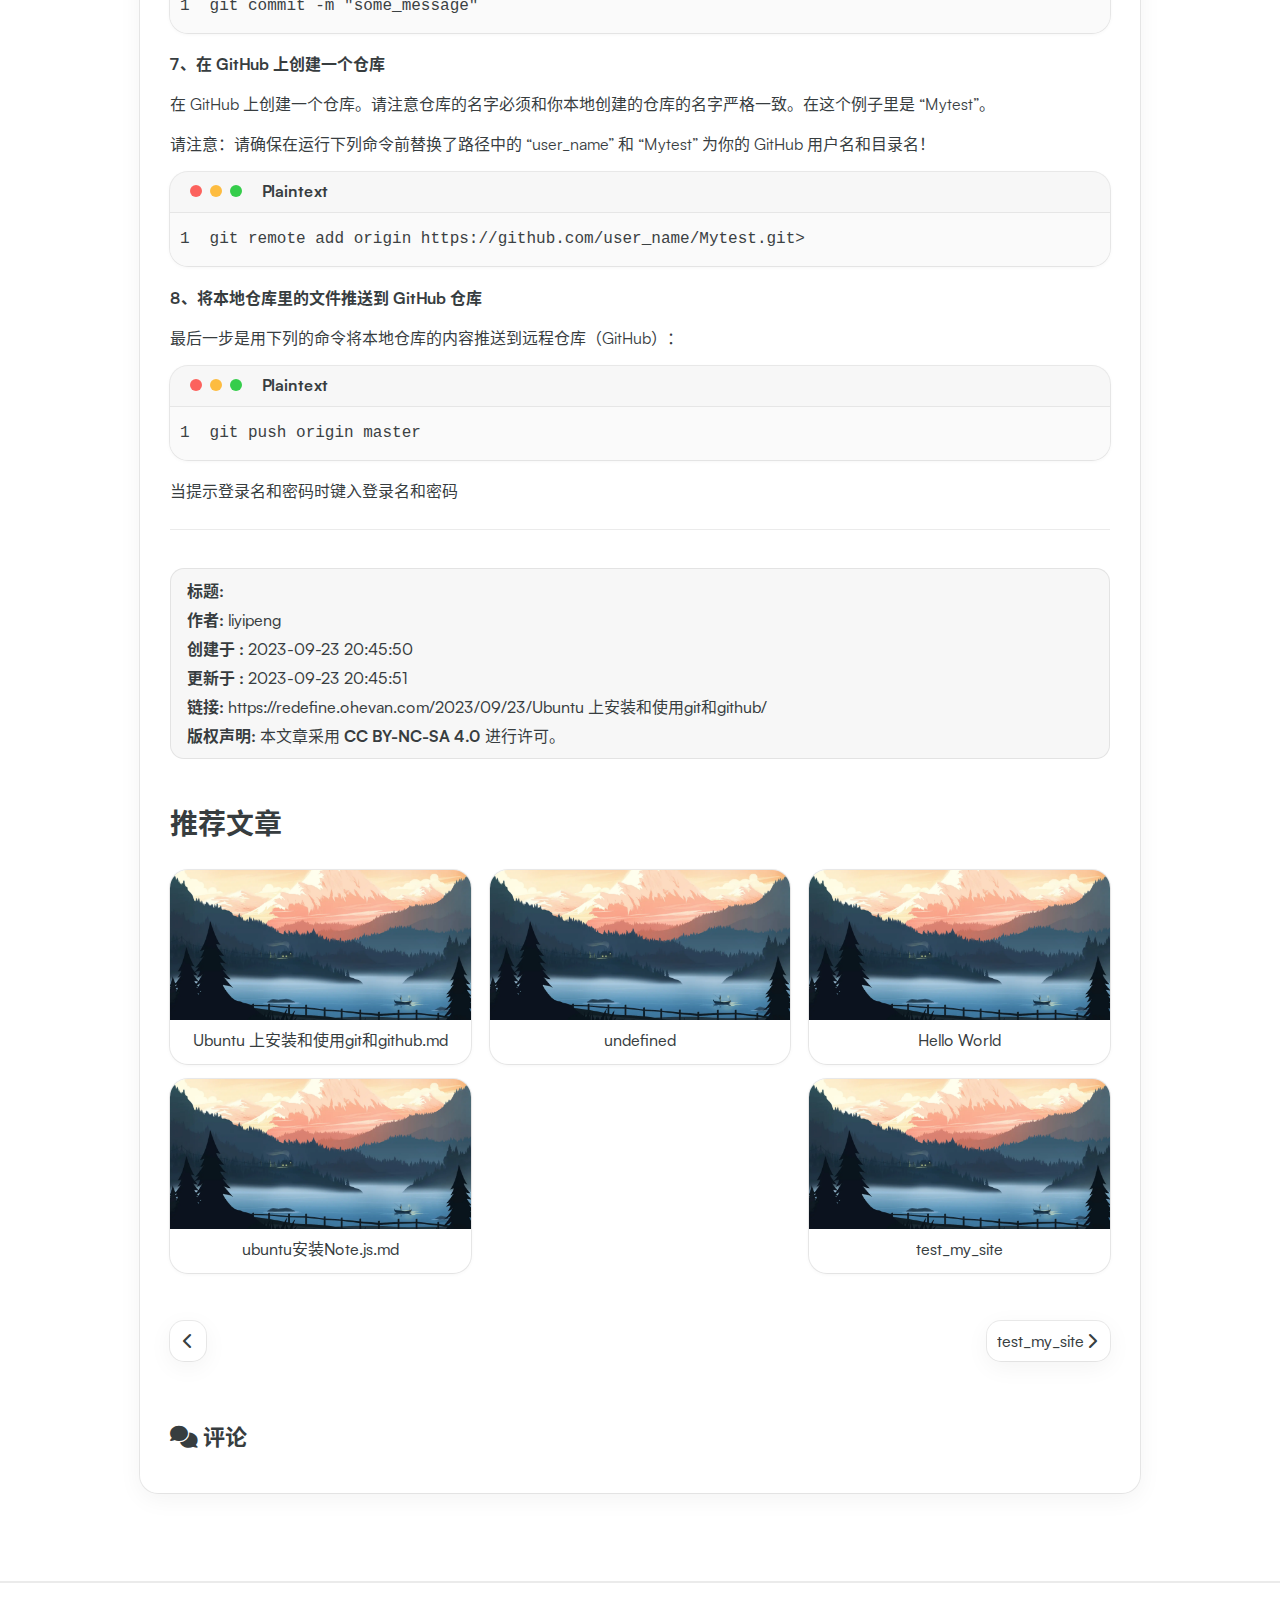
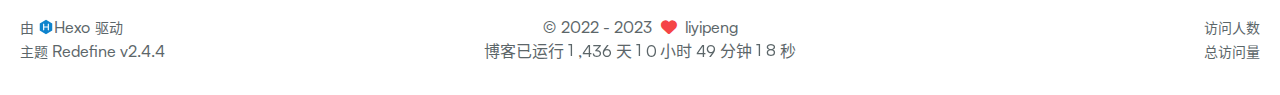
<file: 2023/09/23/Ubuntu 上安装和使用git和github/index.html>
<!DOCTYPE html>
<html lang="zh-CN">
<head>
    <meta charset="utf-8">
    <meta name="viewport" content="width=device-width, initial-scale=1">
    <meta name="keywords" content="Hexo Theme Redefine">
    
    <meta name="author" content="liyipeng">
    <!-- preconnect -->
    <link rel="preconnect" href="https://fonts.googleapis.com">
    <link rel="preconnect" href="https://fonts.gstatic.com" crossorigin>
    
    
    <!--- Seo Part-->
    
    <link rel="canonical" href="http://example.com/2023/09/23/ubuntu 上安装和使用git和github/"/>
    <meta name="robots" content="index,follow">
    <meta name="googlebot" content="index,follow">
    <meta name="revisit-after" content="1 days">
    
        <meta name="description" content="Ubuntu 上安装和使用git和github 1、在Linux上安装Git 下载并安装Git： 1sudo apt-get install git  2、配置GitHub 请使用下面的两条命令，并确保用你自己的GitHub 用户名替换 user_name，用你创建 GitHub 账户的电子邮件替换 email_id。 12git config --global user.name &quot;u">
<meta property="og:type" content="article">
<meta property="og:title" content="Hexo">
<meta property="og:url" content="http://example.com/2023/09/23/Ubuntu%20%E4%B8%8A%E5%AE%89%E8%A3%85%E5%92%8C%E4%BD%BF%E7%94%A8git%E5%92%8Cgithub/index.html">
<meta property="og:site_name" content="Hexo">
<meta property="og:description" content="Ubuntu 上安装和使用git和github 1、在Linux上安装Git 下载并安装Git： 1sudo apt-get install git  2、配置GitHub 请使用下面的两条命令，并确保用你自己的GitHub 用户名替换 user_name，用你创建 GitHub 账户的电子邮件替换 email_id。 12git config --global user.name &quot;u">
<meta property="og:locale" content="zh_CN">
<meta property="article:published_time" content="2023-09-23T12:45:50.493Z">
<meta property="article:modified_time" content="2023-09-23T12:45:51.661Z">
<meta property="article:author" content="John Doe">
<meta name="twitter:card" content="summary">
    
    
        <!-- Google tag (gtag.js) -->
        <script src="https://www.googletagmanager.com/gtag/js?id="></script>
        <script>
        window.dataLayer = window.dataLayer || [];
        function gtag(){dataLayer.push(arguments);}
        gtag('js', new Date());

        gtag('config', '');
        </script>
    
    <!--- Icon Part-->
    <link rel="icon" type="image/png" href="/images/redefine-favicon.svg" sizes="192x192">
    <link rel="apple-touch-icon" sizes="180x180" href="/images/redefine-favicon.svg">
    <meta name="theme-color" content="#A31F34">
    <link rel="shortcut icon" href="/images/redefine-favicon.svg">
    <!--- Page Info-->
    
    <title>
        
        lyp个人博客
    </title>
    
<link rel="stylesheet" href="/css/style.css">


    
        
<link rel="stylesheet" href="/css/build/styles.css">

    

    
<link rel="stylesheet" href="/fonts/fonts.css">

    
<link rel="stylesheet" href="/fonts/Satoshi/satoshi.css">

    
<link rel="stylesheet" href="/fonts/Chillax/chillax.css">

    <!--- Font Part-->
    
    
    
        <link href="" rel="stylesheet">
    
    

    <!--- Inject Part-->
    
    <script id="hexo-configurations">
    let Global = window.Global || {};
    Global.hexo_config = {"hostname":"example.com","root":"/","language":"zh-CN","path":"search.xml"};
    Global.theme_config = {"articles":{"style":{"font_size":"16px","line_height":1.5,"image_border_radius":"14px","image_alignment":"center","image_caption":false,"link_icon":true},"word_count":{"enable":true,"count":true,"min2read":true},"author_label":{"enable":true,"auto":false,"list":[]},"code_block":{"copy":true,"style":"mac","font":{"enable":false,"family":null,"url":null}},"toc":{"enable":true,"max_depth":3,"number":false,"expand":true,"init_open":true},"copyright":true,"lazyload":true,"recommendation":{"enable":true,"title":"推荐文章","limit":5,"mobile_limit":4,"placeholder":"/images/wallhaven-wqery6-light.webp","skip_dirs":[]}},"colors":{"primary":"#A31F34","secondary":null},"global":{"fonts":{"chinese":{"enable":true,"family":null,"url":null},"english":{"enable":false,"family":null,"url":null}},"content_max_width":"1000px","sidebar_width":"210px","hover":{"shadow":true,"scale":true},"scroll_progress":{"bar":true,"percentage":true},"website_counter":{"url":"https://busuanzi.ibruce.info/busuanzi/2.3/busuanzi.pure.mini.js","enable":true,"site_pv":true,"site_uv":true,"post_pv":true},"single_page":true,"open_graph":true,"google_analytics":{"enable":true,"id":null}},"home_banner":{"enable":true,"style":"fixed","image":{"light":"/images/wallhaven-wqery6-light.webp","dark":"/images/wallhaven-wqery6-dark.webp"},"title":"lyp blog","subtitle":{"text":["获得自由的关键在于不断成为真正的自己。","过去无可挽回，未来可以改变。"],"hitokoto":{"enable":false,"api":"https://v1.hitokoto.cn"},"typing_speed":150,"backing_speed":100,"starting_delay":560,"backing_delay":1500,"loop":true,"smart_backspace":true},"text_color":{"light":"#fff","dark":"#d1d1b6"},"text_style":{"title_size":"2.8rem","subtitle_size":"1.5rem","line_height":1.2},"custom_font":{"enable":false,"family":null,"url":null},"social_links":{"enable":true,"links":{"github":"https://github.com/duye-48","instagram":null,"zhihu":null,"twitter":null,"email":"3145352918@qq.com","qq":3145352918},"qrs":{"weixin":null}}},"plugins":{"feed":{"enable":false},"aplayer":{"enable":false,"type":"fixed","audios":[{"name":null,"artist":null,"url":null,"cover":null}]},"mermaid":{"enable":false,"version":"9.3.0"}},"version":"2.4.4","navbar":{"auto_hide":true,"color":{"left":"#f78736","right":"#367df7","transparency":35},"links":{"Home":{"path":"/","icon":"fa-regular fa-house"},"Archives":{"path":"/archives","icon":"fa-regular fa-archive"},"Status":{"path":"https://status.evanluo.top/","icon":"fa-regular fa-chart-bar"},"About":{"icon":"fa-regular fa-user","submenus":{"Me":"/about","Github":"https://github.com/EvanNotFound/hexo-theme-redefine"}}},"search":{"enable":true,"preload":true}},"page_templates":{"friends_column":2,"tags_style":"blur"},"home":{"sidebar":{"enable":true,"position":"left","first_item":"menu","announcement":null,"links":{"Archives":{"path":"/archives","icon":"fa-regular fa-archive"},"Tags":{"path":"/tags","icon":"fa-regular fa-tags"},"Categories":{"path":"/categories","icon":"fa-regular fa-folder"}}},"article_date_format":"auto","categories":{"enable":true,"limit":3},"tags":{"enable":true,"limit":3}},"footerStart":"2022/8/17 11:45:14"};
    Global.language_ago = {"second":"%s 秒前","minute":"%s 分钟前","hour":"%s 小时前","day":"%s 天前","week":"%s 周前","month":"%s 个月前","year":"%s 年前"};
    Global.data_config = {"masonry":false};
  </script>
    
    <!--- Fontawesome Part-->
    
<link rel="stylesheet" href="/fontawesome/fontawesome.min.css">

    
<link rel="stylesheet" href="/fontawesome/brands.min.css">

    
<link rel="stylesheet" href="/fontawesome/solid.min.css">

    
<link rel="stylesheet" href="/fontawesome/regular.min.css">

    
    
    
    
<meta name="generator" content="Hexo 6.3.0"></head>


<body>
<div class="progress-bar-container">
    
        <span class="scroll-progress-bar"></span>
    

    
        <span class="pjax-progress-bar"></span>
        <span class="swup-progress-icon">
            <i class="fa-solid fa-circle-notch fa-spin"></i>
        </span>
    
</div>


<main class="page-container" id="swup">

    

    <div class="main-content-container">


        <div class="main-content-header">
            <header class="navbar-container">
    
    <div class="navbar-content">
        <div class="left">
            
            <a class="logo-title" href="http://example.com/">
                
                lyp个人博客
                
            </a>
        </div>

        <div class="right">
            <!-- PC -->
            <div class="desktop">
                <ul class="navbar-list">
                    
                        
                            <li class="navbar-item">
                                <!-- Menu -->
                                <a class="" 
                                    href="/"  >
                                    
                                        
                                            <i class="fa-regular fa-house"></i>
                                        
                                        首页
                                    
                                </a>
                                <!-- Submenu -->
                                
                            </li>
                    
                        
                            <li class="navbar-item">
                                <!-- Menu -->
                                <a class="" 
                                    href="/archives"  >
                                    
                                        
                                            <i class="fa-regular fa-archive"></i>
                                        
                                        归档
                                    
                                </a>
                                <!-- Submenu -->
                                
                            </li>
                    
                        
                            <li class="navbar-item">
                                <!-- Menu -->
                                <a class="" 
                                    target="_blank" rel="noopener" href="https://status.evanluo.top/"  >
                                    
                                        
                                            <i class="fa-regular fa-chart-bar"></i>
                                        
                                        状态
                                    
                                </a>
                                <!-- Submenu -->
                                
                            </li>
                    
                        
                            <li class="navbar-item">
                                <!-- Menu -->
                                <a class="has-dropdown" 
                                    href="#" onClick="return false;">
                                    
                                        
                                            <i class="fa-regular fa-user"></i>
                                        
                                        关于&nbsp;<i class="fa-solid fa-chevron-down"></i>
                                    
                                </a>
                                <!-- Submenu -->
                                
                                    <ul class="sub-menu">
                                    
                                        <li>
                                        <a href="/about">ME
                                        </a>
                                        </li>
                                    
                                        <li>
                                        <a target="_blank" rel="noopener" href="https://github.com/EvanNotFound/hexo-theme-redefine">GITHUB
                                        </a>
                                        </li>
                                    
                                    </ul>
                                
                            </li>
                    
                    
                        <li class="navbar-item search search-popup-trigger">
                            <i class="fa-solid fa-magnifying-glass"></i>
                        </li>
                    
                </ul>
            </div>
            <!-- Mobile -->
            <div class="mobile">
                
                    <div class="icon-item search search-popup-trigger"><i class="fa-solid fa-magnifying-glass"></i></div>
                
                <div class="icon-item navbar-bar">
                    <div class="navbar-bar-middle"></div>
                </div>
            </div>
        </div>
    </div>

    <!-- Mobile drawer -->
    <div class="navbar-drawer w-full absolute top-0 left-0 bg-background-color">
        <ul class="drawer-navbar-list flex flex-col justify-start items-center">
            
                
                    <li class="drawer-navbar-item text-base my-1.5 flex justify-center items-center">
                        <a class="rounded-3xl py-1.5 px-5 hover:border hover:!text-primary active:!text-primary group " 
                        href="/"  >
                             
                                
                                    <i class="fa-regular fa-house"></i>
                                
                                首页
                            
                        </a>
                    </li>
                    <!-- Submenu -->
                    
            
                
                    <li class="drawer-navbar-item text-base my-1.5 flex justify-center items-center">
                        <a class="rounded-3xl py-1.5 px-5 hover:border hover:!text-primary active:!text-primary group " 
                        href="/archives"  >
                             
                                
                                    <i class="fa-regular fa-archive"></i>
                                
                                归档
                            
                        </a>
                    </li>
                    <!-- Submenu -->
                    
            
                
                    <li class="drawer-navbar-item text-base my-1.5 flex justify-center items-center">
                        <a class="rounded-3xl py-1.5 px-5 hover:border hover:!text-primary active:!text-primary group " 
                        target="_blank" rel="noopener" href="https://status.evanluo.top/"  >
                             
                                
                                    <i class="fa-regular fa-chart-bar"></i>
                                
                                状态
                            
                        </a>
                    </li>
                    <!-- Submenu -->
                    
            
                
                    <li class="drawer-navbar-item text-base my-1.5 flex justify-center items-center">
                        <a class="rounded-3xl py-1.5 px-5 hover:border hover:!text-primary active:!text-primary group has-dropdown" 
                        href="#" onClick="return false;">
                            
                                
                                    <i class="fa-regular fa-user"></i>
                                
                                关于&nbsp;<i class="group-hover:rotate-180 transition-transform fa-solid fa-chevron-down"></i>
                            
                        </a>
                    </li>
                    <!-- Submenu -->
                              
                        
                            <li class="text-base flex justify-center items-center hover:underline active:underline hover:underline-offset-1 rounded-3xl">
                                <a class="py-0.5" href="/about">ME</a>
                            </li>
                        
                            <li class="text-base flex justify-center items-center hover:underline active:underline hover:underline-offset-1 rounded-3xl">
                                <a class="py-0.5" target="_blank" rel="noopener" href="https://github.com/EvanNotFound/hexo-theme-redefine">GITHUB</a>
                            </li>
                        
                    
            

        </ul>
    </div>

    <div class="window-mask"></div>

</header>


        </div>

        <div class="main-content-body">

            

            <div class="main-content">

                
                    <div class="post-page-container">
    <div class="article-content-container">

        <div class="article-title">
            
                <h1 class="article-title-regular"></h1>
            
            </div>
            
                    
        
        
            <div class="article-header">
                <div class="avatar">
                    <img src="/images/redefine-avatar.svg">
                </div>
                <div class="info">
                    <div class="author">
                        <span class="name">liyipeng</span>
                        
                            <span class="author-label">Lv1</span>
                        
                    </div>
                    <div class="meta-info">
                        <div class="article-meta-info">
    <span class="article-date article-meta-item">
        <i class="fa-regular fa-pen-fancy"></i>&nbsp;
        <span class="desktop">2023-09-23 20:45:50</span>
        <span class="mobile">2023-09-23 20:45:50</span>
        <span class="hover-info">创建</span>
    </span>
    
        <span class="article-date article-meta-item">
            <i class="fa-regular fa-wrench"></i>&nbsp;
            <span class="desktop">2023-09-23 20:45:51</span>
            <span class="mobile">2023-09-23 20:45:51</span>
            <span class="hover-info">更新</span>
        </span>
    

    
    

    
    
        <span class="article-wordcount article-meta-item">
            <i class="fa-regular fa-typewriter"></i>&nbsp;<span>469 字</span>
        </span>
    
    
        <span class="article-min2read article-meta-item">
            <i class="fa-regular fa-clock"></i>&nbsp;<span>1 分钟</span>
        </span>
    
    
        <span class="article-pv article-meta-item">
            <i class="fa-regular fa-eye"></i>&nbsp;<span id="busuanzi_value_page_pv"></span>
        </span>
    
</div>

                    </div>
                </div>
            </div>
        

        


        <div class="article-content markdown-body">
            <p>Ubuntu 上安装和使用git和github</p>
<p><strong>1、在Linux上安装Git</strong></p>
<p>下载并安装Git：</p>
<div class="highlight-container" data-rel="Plaintext"><figure class="iseeu highlight plaintext"><table><tr><td class="gutter"><pre><span class="line">1</span><br></pre></td><td class="code"><pre><span class="line">sudo apt-get install git</span><br></pre></td></tr></table></figure></div>

<p><strong>2、配置GitHub</strong></p>
<p>请使用下面的两条命令，并确保用你自己的GitHub 用户名替换 user_name，用你创建 GitHub 账户的电子邮件替换 email_id。</p>
<div class="highlight-container" data-rel="Javascript"><figure class="iseeu highlight javascript"><table><tr><td class="gutter"><pre><span class="line">1</span><br><span class="line">2</span><br></pre></td><td class="code"><pre><span class="line">git config --<span class="variable language_">global</span> user.<span class="property">name</span> <span class="string">&quot;user_name&quot;</span></span><br><span class="line">git config --<span class="variable language_">global</span> user.<span class="property">email</span> <span class="string">&quot;email_id&quot;</span></span><br></pre></td></tr></table></figure></div>

<p><strong>3、创建本地仓库</strong></p>
<p>在你的系统上创建一个目录。它将会被作为本地仓库使用，稍后它会被推送到 GitHub 的远程仓库。请使用如下命令：</p>
<div class="highlight-container" data-rel="Plaintext"><figure class="iseeu highlight plaintext"><table><tr><td class="gutter"><pre><span class="line">1</span><br></pre></td><td class="code"><pre><span class="line">git init Mytest</span><br></pre></td></tr></table></figure></div>

<p>如果目录被成功创建，你会看到如下信息：</p>
<div class="highlight-container" data-rel="Javascript"><figure class="iseeu highlight javascript"><table><tr><td class="gutter"><pre><span class="line">1</span><br></pre></td><td class="code"><pre><span class="line"><span class="title class_">Initialized</span> empty <span class="title class_">Git</span> repository <span class="keyword">in</span> /home/akshay/<span class="title class_">Mytest</span>/.<span class="property">git</span>/</span><br></pre></td></tr></table></figure></div>

<p><strong>4、新建一个 README 文件来描述仓库</strong></p>
<p>现在创建一个 README 文件并输入一些文本，如 “this is git setup on linux”。README 文件一般用于描述这个仓库用来放置什么内容或这个项目是关于什么的。例如：</p>
<div class="highlight-container" data-rel="Plaintext"><figure class="iseeu highlight plaintext"><table><tr><td class="gutter"><pre><span class="line">1</span><br></pre></td><td class="code"><pre><span class="line">gedit README</span><br></pre></td></tr></table></figure></div>

<p>你可以使用任何文本编辑器。我喜欢使用 gedit。README 文件的内容可以为：</p>
<p><strong>This is a git repo</strong></p>
<p><strong>5、将仓库里的文件加入一个索引</strong></p>
<div class="highlight-container" data-rel="Plaintext"><figure class="iseeu highlight plaintext"><table><tr><td class="gutter"><pre><span class="line">1</span><br></pre></td><td class="code"><pre><span class="line">git add README</span><br></pre></td></tr></table></figure></div>

<p><strong>6、将所作的改动加入索引</strong></p>
<div class="highlight-container" data-rel="Plaintext"><figure class="iseeu highlight plaintext"><table><tr><td class="gutter"><pre><span class="line">1</span><br></pre></td><td class="code"><pre><span class="line">git commit -m &quot;some_message&quot;</span><br></pre></td></tr></table></figure></div>

<p><strong>7、在 GitHub 上创建一个仓库</strong></p>
<p>在 GitHub 上创建一个仓库。请注意仓库的名字必须和你本地创建的仓库的名字严格一致。在这个例子里是 “Mytest”。</p>
<p>请注意：请确保在运行下列命令前替换了路径中的 “user_name” 和 “Mytest” 为你的 GitHub 用户名和目录名！</p>
<div class="highlight-container" data-rel="Plaintext"><figure class="iseeu highlight plaintext"><table><tr><td class="gutter"><pre><span class="line">1</span><br></pre></td><td class="code"><pre><span class="line">git remote add origin https://github.com/user_name/Mytest.git&gt;</span><br></pre></td></tr></table></figure></div>

<p><strong>8、将本地仓库里的文件推送到 GitHub 仓库</strong></p>
<p>最后一步是用下列的命令将本地仓库的内容推送到远程仓库（GitHub）：</p>
<div class="highlight-container" data-rel="Plaintext"><figure class="iseeu highlight plaintext"><table><tr><td class="gutter"><pre><span class="line">1</span><br></pre></td><td class="code"><pre><span class="line">git push origin master</span><br></pre></td></tr></table></figure></div>

<p>当提示登录名和密码时键入登录名和密码 </p>

        </div>

        
            <div class="post-copyright-info">
                <div class="article-copyright-info-container">
    <ul>
        <li><strong>标题:</strong> </li>
        <li><strong>作者:</strong> liyipeng</li>
        <li><strong>创建于
                :</strong> 2023-09-23 20:45:50</li>
        
            <li>
                <strong>更新于
                    :</strong> 2023-09-23 20:45:51
            </li>
        
        <li>
            <strong>链接:</strong> https://redefine.ohevan.com/2023/09/23/Ubuntu 上安装和使用git和github/
        </li>
        <li>
            <strong>
                版权声明:
            </strong>
            
            本文章采用 <a class="license" target="_blank" rel="noopener" href="https://creativecommons.org/licenses/by-nc-sa/4.0/deed.zh">CC BY-NC-SA 4.0</a> 进行许可。
            

        </li>
    </ul>
</div>

            </div>
        

        

        
  <div class="recommended-article">
   <div class="recommended-desktop">
    <div class="recommended-article-header">
     <i aria-hidden="true"></i><span>推荐文章</span>
    </div>
    <div class="recommended-article-group"><a class="recommended-article-item" href="/2023/09/23/Ubuntu-上安装和使用git和github-md/" title="Ubuntu 上安装和使用git和github.md" rel="bookmark">
  <img src="/images/wallhaven-wqery6-light.webp" alt="Ubuntu 上安装和使用git和github.md" class="!max-w-none">
  <span class="title">Ubuntu 上安装和使用git和github.md</span>
</a><a class="recommended-article-item" href="/2023/09/23/ubuntu安装Note.js/" title="undefined" rel="bookmark">
  <img src="/images/wallhaven-wqery6-light.webp" alt="undefined" class="!max-w-none">
  <span class="title">undefined</span>
</a><a class="recommended-article-item" href="/2023/09/23/hello-world/" title="Hello World" rel="bookmark">
  <img src="/images/wallhaven-wqery6-light.webp" alt="Hello World" class="!max-w-none">
  <span class="title">Hello World</span>
</a><a class="recommended-article-item" href="/2023/09/23/ubuntu安装Note-js-md/" title="ubuntu安装Note.js.md" rel="bookmark">
  <img src="/images/wallhaven-wqery6-light.webp" alt="ubuntu安装Note.js.md" class="!max-w-none">
  <span class="title">ubuntu安装Note.js.md</span>
</a><a class="recommended-article-item" href="/2023/09/23/test-my-site/" title="test_my_site" rel="bookmark">
  <img src="/images/wallhaven-wqery6-light.webp" alt="test_my_site" class="!max-w-none">
  <span class="title">test_my_site</span>
</a></div>
   </div>
   <div class="recommended-mobile">
   <div class="recommended-article-header">
     <i aria-hidden="true"></i><span>推荐文章</span>
   </div>
   <div class="recommended-article-group"><a class="recommended-article-item" href="/2023/09/23/Ubuntu-上安装和使用git和github-md/" title="Ubuntu 上安装和使用git和github.md" rel="bookmark">
  <img src="/images/wallhaven-wqery6-light.webp" alt="Ubuntu 上安装和使用git和github.md" class="!max-w-none">
  <span class="title">Ubuntu 上安装和使用git和github.md</span>
</a><a class="recommended-article-item" href="/2023/09/23/ubuntu安装Note.js/" title="undefined" rel="bookmark">
  <img src="/images/wallhaven-wqery6-light.webp" alt="undefined" class="!max-w-none">
  <span class="title">undefined</span>
</a><a class="recommended-article-item" href="/2023/09/23/hello-world/" title="Hello World" rel="bookmark">
  <img src="/images/wallhaven-wqery6-light.webp" alt="Hello World" class="!max-w-none">
  <span class="title">Hello World</span>
</a><a class="recommended-article-item" href="/2023/09/23/ubuntu安装Note-js-md/" title="ubuntu安装Note.js.md" rel="bookmark">
  <img src="/images/wallhaven-wqery6-light.webp" alt="ubuntu安装Note.js.md" class="!max-w-none">
  <span class="title">ubuntu安装Note.js.md</span>
</a></div>
   </div>
  </div>

        
            <div class="article-nav">
                
                    <div class="article-prev">
                        <a class="prev"
                        rel="prev"
                        href="/2023/09/23/ubuntu%E5%AE%89%E8%A3%85Note.js/"
                        >
                            <span class="left arrow-icon flex justify-center items-center">
                                <i class="fa-solid fa-chevron-left"></i>
                            </span>
                            <span class="title flex justify-center items-center">
                                <span class="post-nav-title-item"></span>
                                <span class="post-nav-item">上一篇</span>
                            </span>
                        </a>
                    </div>
                
                
                    <div class="article-next">
                        <a class="next"
                        rel="next"
                        href="/2023/09/23/test-my-site/"
                        >
                            <span class="title flex justify-center items-center">
                                <span class="post-nav-title-item">test_my_site</span>
                                <span class="post-nav-item">下一篇</span>
                            </span>
                            <span class="right arrow-icon flex justify-center items-center">
                                <i class="fa-solid fa-chevron-right"></i>
                            </span>
                        </a>
                    </div>
                
            </div>
        


        
            <div class="comment-container">
                <div class="comments-container pjax">
    <div id="comment-anchor"></div>
    <div class="comment-area-title">
        <i class="fa-solid fa-comments"></i>&nbsp;评论
    </div>
    

        
            
 
    <div id="waline"></div>
    <script type="module"  data-swup-reload-script>
        import { init } from 'https://evan.beee.top/js/waline.mjs';

        function loadWaline() {
            init({
                el: '#waline',
                serverURL: 'https://example.example.com',
                lang: 'zh-CN',
                dark: 'body[class~="dark-mode"]',
                requiredMeta: ['nick','mail'], // cannot customize by theme config, change it yourself
            });
        }

        if ('true') {
            const loadWalineTimeout = setTimeout(() => {
                loadWaline();
                clearTimeout(loadWalineTimeout);
            }, 1000);
        } else {
            window.addEventListener('DOMContentLoaded', loadWaline);
        }
        
    </script>



        
    
</div>

            </div>
        
    </div>

    
        <div class="toc-content-container">
            <div class="post-toc-wrap">
    <div class="post-toc">
        <div class="toc-title">此页目录</div>
        <div class="page-title"></div>
        

    </div>
</div>
        </div>
    
</div>



                

            </div>

            

        </div>

        <div class="main-content-footer">
            <footer class="footer mt-5 py-5 h-auto text-base text-third-text-color relative border-t-2 border-t-border-color">
    <div class="info-container py-3 text-center">
        
        <div class="text-center">
            &copy;
            
              <span>2022</span>
              -
            
            2023&nbsp;&nbsp;<i class="fa-solid fa-heart fa-beat" style="--fa-animation-duration: 0.5s; color: #f54545"></i>&nbsp;&nbsp;<a href="/">liyipeng</a>
        </div>
        
            <script data-swup-reload-script src="https://busuanzi.ibruce.info/busuanzi/2.3/busuanzi.pure.mini.js"></script>
            <div class="relative text-center lg:absolute lg:right-[20px] lg:top-1/2 lg:-translate-y-1/2 lg:text-right">
                
                    <span id="busuanzi_container_site_uv" class="lg:!block">
                        <span class="text-sm">访问人数</span>
                        <span id="busuanzi_value_site_uv"></span>
                    </span>
                
                
                    <span id="busuanzi_container_site_pv" class="lg:!block">
                        <span class="text-sm">总访问量</span>
                        <span id="busuanzi_value_site_pv"></span>
                    </span>
                
            </div>
        
        <div class="relative text-center lg:absolute lg:left-[20px] lg:top-1/2 lg:-translate-y-1/2 lg:text-left">
            <span class="lg:block text-sm">由 <?xml version="1.0" encoding="utf-8"?><!DOCTYPE svg PUBLIC "-//W3C//DTD SVG 1.1//EN" "http://www.w3.org/Graphics/SVG/1.1/DTD/svg11.dtd"><svg class="relative top-[2px] inline-block align-baseline" version="1.1" id="圖層_1" xmlns="http://www.w3.org/2000/svg" xmlns:xlink="http://www.w3.org/1999/xlink" x="0px" y="0px" width="1rem" height="1rem" viewBox="0 0 512 512" enable-background="new 0 0 512 512" xml:space="preserve"><path fill="#0E83CD" d="M256.4,25.8l-200,115.5L56,371.5l199.6,114.7l200-115.5l0.4-230.2L256.4,25.8z M349,354.6l-18.4,10.7l-18.6-11V275H200v79.6l-18.4,10.7l-18.6-11v-197l18.5-10.6l18.5,10.8V237h112v-79.6l18.5-10.6l18.5,10.8V354.6z"/></svg><a target="_blank" class="text-base" href="https://hexo.io">Hexo</a> 驱动</span>
            <span class="text-sm lg:block">主题&nbsp;<a class="text-base" target="_blank" href="https://github.com/EvanNotFound/hexo-theme-redefine">Redefine v2.4.4</a></span>
        </div>
        
        
            <div>
                博客已运行 <span class="odometer" id="runtime_days" ></span> 天 <span class="odometer" id="runtime_hours"></span> 小时 <span class="odometer" id="runtime_minutes"></span> 分钟 <span class="odometer" id="runtime_seconds"></span> 秒
            </div>
        
        
            <script data-swup-reload-script>
                try {
                    function odometer_init() {
                    const elements = document.querySelectorAll('.odometer');
                    elements.forEach(el => {
                        new Odometer({
                            el,
                            format: '( ddd).dd',
                            duration: 200
                        });
                    });
                    }
                    odometer_init();
                } catch (error) {}
            </script>
        
        
        
    </div>  
</footer>
        </div>
    </div>

    
        <div class="post-tools">
            <div class="post-tools-container">
    <ul class="article-tools-list">
        <!-- TOC aside toggle -->
        
            <li class="right-bottom-tools page-aside-toggle">
                <i class="fa-regular fa-outdent"></i>
            </li>
        

        <!-- go comment -->
        
            <li class="go-comment">
                <i class="fa-regular fa-comments"></i>
            </li>
        
    </ul>
</div>

        </div>
    

    <div class="right-side-tools-container">
        <div class="side-tools-container">
    <ul class="hidden-tools-list">
        <li class="right-bottom-tools tool-font-adjust-plus flex justify-center items-center">
            <i class="fa-regular fa-magnifying-glass-plus"></i>
        </li>

        <li class="right-bottom-tools tool-font-adjust-minus flex justify-center items-center">
            <i class="fa-regular fa-magnifying-glass-minus"></i>
        </li>

        <li class="right-bottom-tools tool-expand-width flex justify-center items-center">
            <i class="fa-regular fa-expand"></i>
        </li>

        <li class="right-bottom-tools tool-dark-light-toggle flex justify-center items-center">
            <i class="fa-regular fa-moon"></i>
        </li>

        <!-- rss -->
        

        

        <li class="right-bottom-tools tool-scroll-to-bottom flex justify-center items-center">
            <i class="fa-regular fa-arrow-down"></i>
        </li>
    </ul>

    <ul class="visible-tools-list">
        <li class="right-bottom-tools toggle-tools-list flex justify-center items-center">
            <i class="fa-regular fa-cog fa-spin"></i>
        </li>
        
            <li class="right-bottom-tools tool-scroll-to-top flex justify-center items-center">
                <i class="arrow-up fas fa-arrow-up"></i>
                <span class="percent"></span>
            </li>
        
        
    </ul>
</div>

    </div>

    <div class="image-viewer-container">
    <img src="">
</div>


    
        <div class="search-pop-overlay">
    <div class="popup search-popup">
        <div class="search-header">
          <span class="search-input-field-pre">
            <i class="fa-solid fa-keyboard"></i>
          </span>
            <div class="search-input-container">
                <input autocomplete="off"
                       autocorrect="off"
                       autocapitalize="off"
                       placeholder="搜索..."
                       spellcheck="false"
                       type="search"
                       class="search-input"
                >
            </div>
            <span class="popup-btn-close">
                <i class="fa-solid fa-times"></i>
            </span>
        </div>
        <div id="search-result">
            <div id="no-result">
                <i class="fa-solid fa-spinner fa-spin-pulse fa-5x fa-fw"></i>
            </div>
        </div>
    </div>
</div>

    

</main>


    
<script src="/js/libs/Swup.min.js"></script>

<script src="/js/libs/SwupSlideTheme.min.js"></script>

<script src="/js/libs/SwupScriptsPlugin.min.js"></script>

<script src="/js/libs/SwupProgressPlugin.min.js"></script>

<script src="/js/libs/SwupScrollPlugin.min.js"></script>

<script>
    const swup = new Swup({
        plugins: [
            new SwupScriptsPlugin({
                optin: true,
            }),
            new SwupProgressPlugin(),
            new SwupScrollPlugin({
                offset: 80,
            }),
            new SwupSlideTheme({
                mainElement: ".main-content-body",
            }),
        ],
        containers: ["#swup"],
    });

    swup.hooks.on("page:view", () => {
        Global.refresh();
    });

    // if (document.readyState === "complete") {
    //
    // } else {
    //     document.addEventListener("DOMContentLoaded", () => init());
    // }
</script>






<script src="/js/utils.js" type="module"></script>

<script src="/js/main.js" type="module"></script>

<script src="/js/layouts/navbarShrink.js" type="module"></script>

<script src="/js/tools/scrollTopBottom.js" type="module"></script>

<script src="/js/tools/lightDarkSwitch.js" type="module"></script>

<script src="/js/layouts/categoryList.js" type="module"></script>



    
<script src="/js/tools/localSearch.js"></script>




    
<script src="/js/tools/codeBlock.js"></script>




    
<script src="/js/layouts/lazyload.js"></script>




    
<script src="/js/tools/runtime.js"></script>

    
<script src="/js/libs/odometer.min.js"></script>

    
<link rel="stylesheet" href="/assets/odometer-theme-minimal.css">




  
<script src="/js/libs/Typed.min.js"></script>

  
<script src="/js/plugins/typed.js"></script>







<div class="post-scripts" data-swup-reload-script>
    
        
<script src="/js/libs/anime.min.js"></script>

        
<script src="/js/tools/tocToggle.js" type="module"></script>

<script src="/js/layouts/toc.js" type="module"></script>

<script src="/js/plugins/tabs.js" type="module"></script>

    
</div>


</body>
</html>
</file>
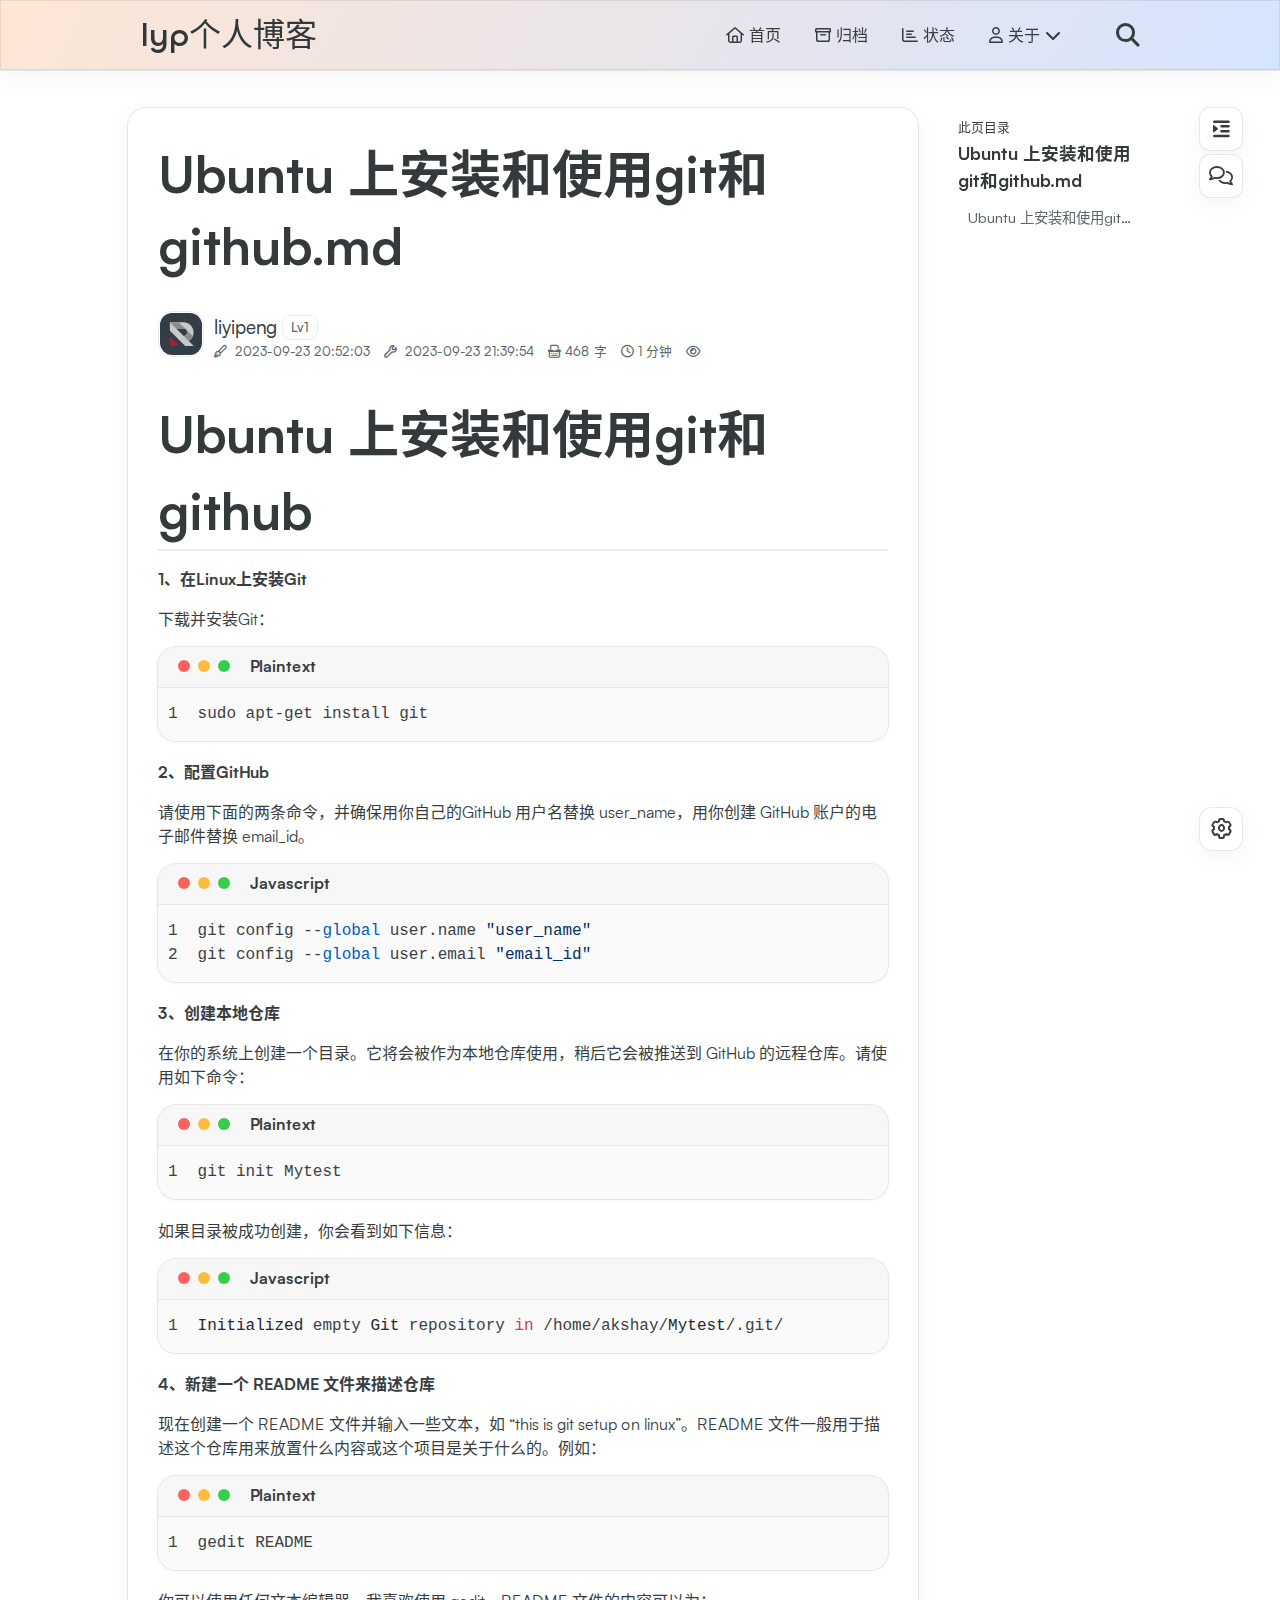
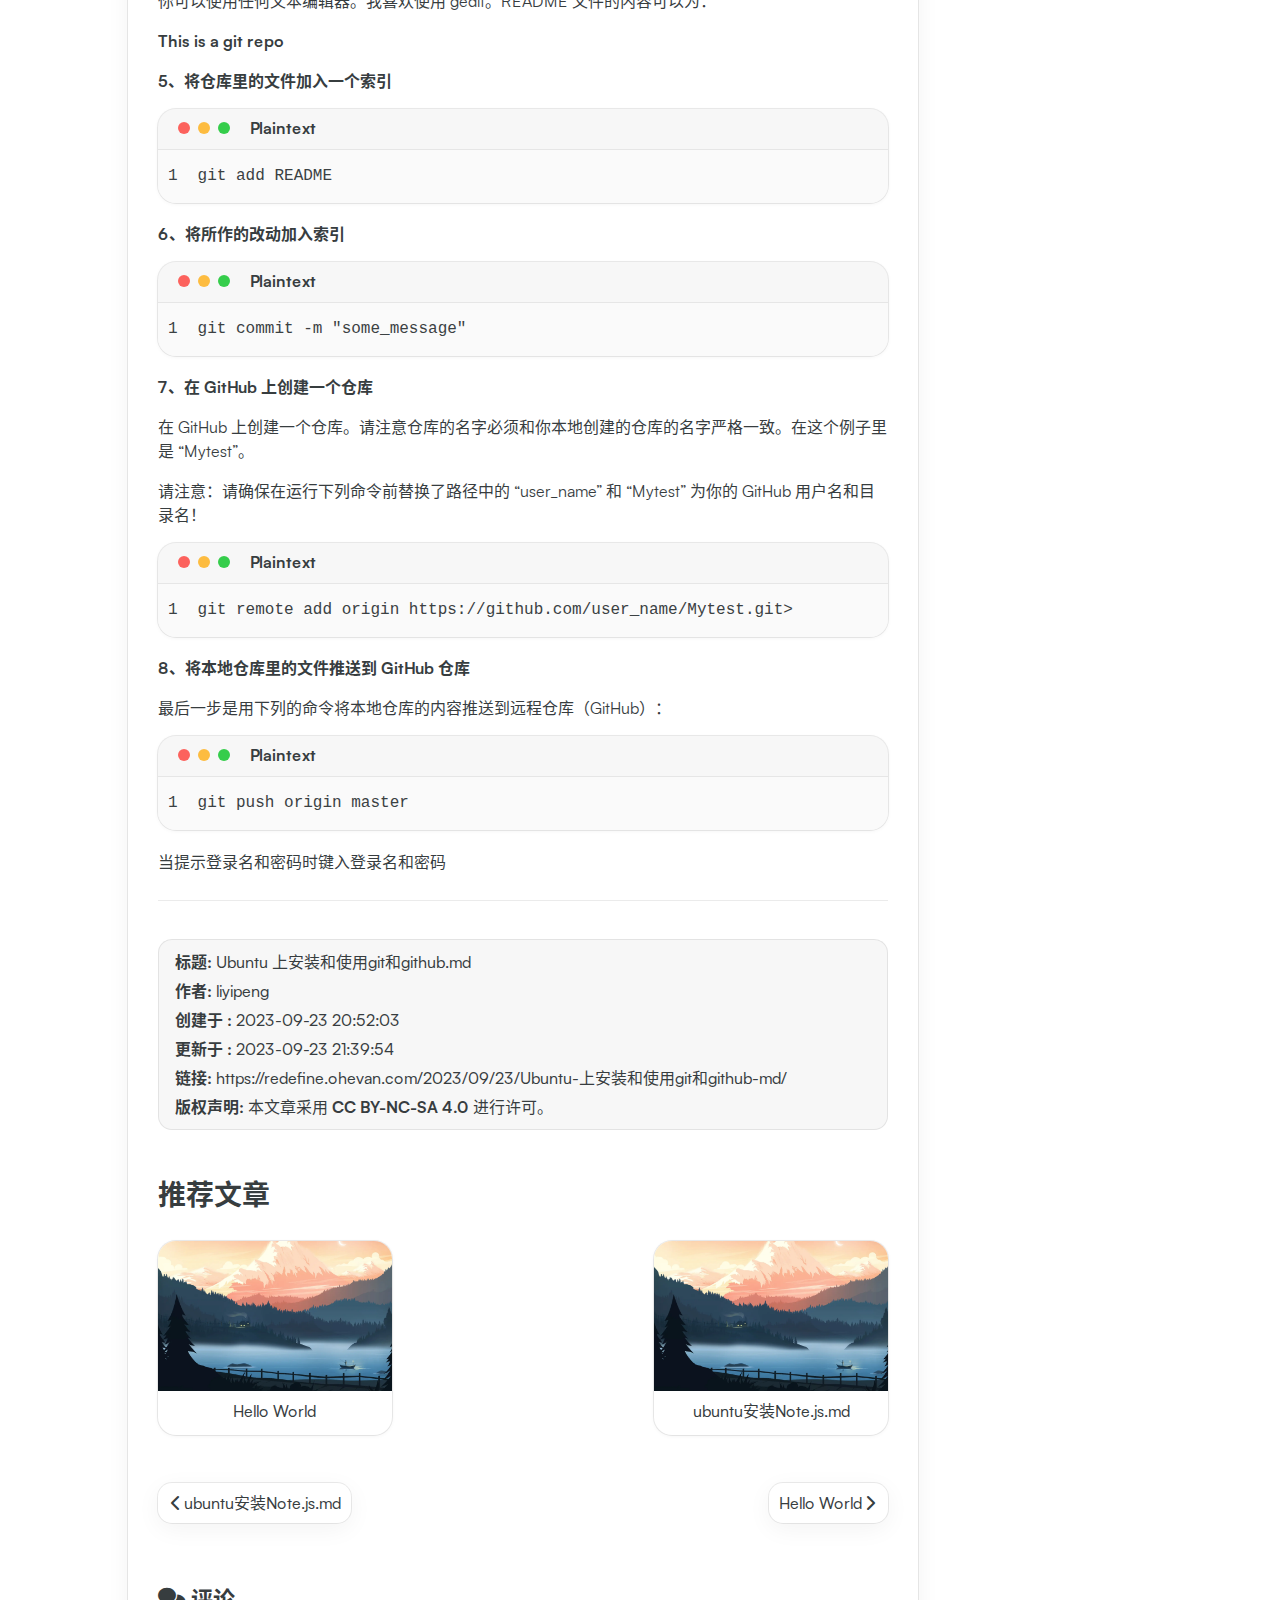
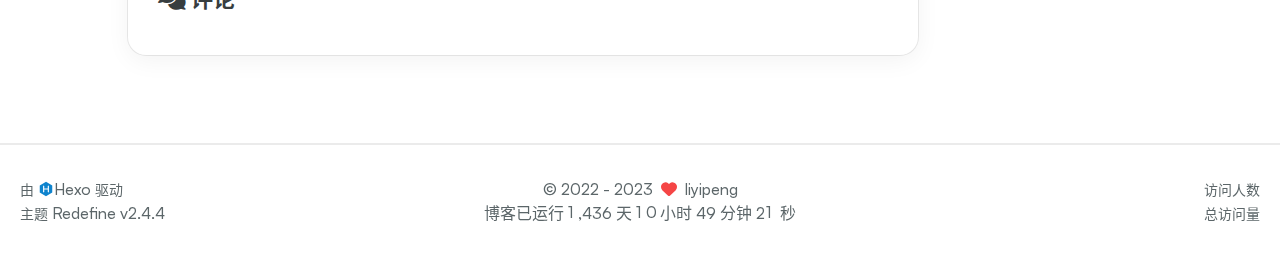
<file: 2023/09/23/Ubuntu-上安装和使用git和github-md/index.html>
<!DOCTYPE html>
<html lang="zh-CN">
<head>
    <meta charset="utf-8">
    <meta name="viewport" content="width=device-width, initial-scale=1">
    <meta name="keywords" content="Hexo Theme Redefine">
    
    <meta name="author" content="liyipeng">
    <!-- preconnect -->
    <link rel="preconnect" href="https://fonts.googleapis.com">
    <link rel="preconnect" href="https://fonts.gstatic.com" crossorigin>
    
    
    <!--- Seo Part-->
    
    <link rel="canonical" href="http://example.com/2023/09/23/ubuntu-上安装和使用git和github-md/"/>
    <meta name="robots" content="index,follow">
    <meta name="googlebot" content="index,follow">
    <meta name="revisit-after" content="1 days">
    
        <meta name="description" content="Ubuntu 上安装和使用git和github1、在Linux上安装Git 下载并安装Git： 1sudo apt-get install git  2、配置GitHub 请使用下面的两条命令，并确保用你自己的GitHub 用户名替换 user_name，用你创建 GitHub 账户的电子邮件替换 email_id。 12git config --global user.name &quot;us">
<meta property="og:type" content="article">
<meta property="og:title" content="Ubuntu 上安装和使用git和github.md">
<meta property="og:url" content="http://example.com/2023/09/23/Ubuntu-%E4%B8%8A%E5%AE%89%E8%A3%85%E5%92%8C%E4%BD%BF%E7%94%A8git%E5%92%8Cgithub-md/index.html">
<meta property="og:site_name" content="Hexo">
<meta property="og:description" content="Ubuntu 上安装和使用git和github1、在Linux上安装Git 下载并安装Git： 1sudo apt-get install git  2、配置GitHub 请使用下面的两条命令，并确保用你自己的GitHub 用户名替换 user_name，用你创建 GitHub 账户的电子邮件替换 email_id。 12git config --global user.name &quot;us">
<meta property="og:locale" content="zh_CN">
<meta property="article:published_time" content="2023-09-23T12:52:03.000Z">
<meta property="article:modified_time" content="2023-09-23T13:39:54.047Z">
<meta property="article:author" content="John Doe">
<meta name="twitter:card" content="summary">
    
    
        <!-- Google tag (gtag.js) -->
        <script src="https://www.googletagmanager.com/gtag/js?id="></script>
        <script>
        window.dataLayer = window.dataLayer || [];
        function gtag(){dataLayer.push(arguments);}
        gtag('js', new Date());

        gtag('config', '');
        </script>
    
    <!--- Icon Part-->
    <link rel="icon" type="image/png" href="/images/redefine-favicon.svg" sizes="192x192">
    <link rel="apple-touch-icon" sizes="180x180" href="/images/redefine-favicon.svg">
    <meta name="theme-color" content="#A31F34">
    <link rel="shortcut icon" href="/images/redefine-favicon.svg">
    <!--- Page Info-->
    
    <title>
        
            Ubuntu 上安装和使用git和github.md -
        
        lyp个人博客
    </title>
    
<link rel="stylesheet" href="/css/style.css">


    
        
<link rel="stylesheet" href="/css/build/styles.css">

    

    
<link rel="stylesheet" href="/fonts/fonts.css">

    
<link rel="stylesheet" href="/fonts/Satoshi/satoshi.css">

    
<link rel="stylesheet" href="/fonts/Chillax/chillax.css">

    <!--- Font Part-->
    
    
    
        <link href="" rel="stylesheet">
    
    

    <!--- Inject Part-->
    
    <script id="hexo-configurations">
    let Global = window.Global || {};
    Global.hexo_config = {"hostname":"example.com","root":"/","language":"zh-CN","path":"search.xml"};
    Global.theme_config = {"articles":{"style":{"font_size":"16px","line_height":1.5,"image_border_radius":"14px","image_alignment":"center","image_caption":false,"link_icon":true},"word_count":{"enable":true,"count":true,"min2read":true},"author_label":{"enable":true,"auto":false,"list":[]},"code_block":{"copy":true,"style":"mac","font":{"enable":false,"family":null,"url":null}},"toc":{"enable":true,"max_depth":3,"number":false,"expand":true,"init_open":true},"copyright":true,"lazyload":true,"recommendation":{"enable":true,"title":"推荐文章","limit":5,"mobile_limit":4,"placeholder":"/images/wallhaven-wqery6-light.webp","skip_dirs":[]}},"colors":{"primary":"#A31F34","secondary":null},"global":{"fonts":{"chinese":{"enable":true,"family":null,"url":null},"english":{"enable":false,"family":null,"url":null}},"content_max_width":"1000px","sidebar_width":"210px","hover":{"shadow":true,"scale":true},"scroll_progress":{"bar":true,"percentage":true},"website_counter":{"url":"https://busuanzi.ibruce.info/busuanzi/2.3/busuanzi.pure.mini.js","enable":true,"site_pv":true,"site_uv":true,"post_pv":true},"single_page":true,"open_graph":true,"google_analytics":{"enable":true,"id":null}},"home_banner":{"enable":true,"style":"fixed","image":{"light":"/images/wallhaven-wqery6-light.webp","dark":"/images/wallhaven-wqery6-dark.webp"},"title":"lyp blog","subtitle":{"text":["获得自由的关键在于不断成为真正的自己。","过去无可挽回，未来可以改变。"],"hitokoto":{"enable":false,"api":"https://v1.hitokoto.cn"},"typing_speed":150,"backing_speed":100,"starting_delay":560,"backing_delay":1500,"loop":true,"smart_backspace":true},"text_color":{"light":"#fff","dark":"#d1d1b6"},"text_style":{"title_size":"2.8rem","subtitle_size":"1.5rem","line_height":1.2},"custom_font":{"enable":false,"family":null,"url":null},"social_links":{"enable":true,"links":{"github":"https://github.com/duye-48","instagram":null,"zhihu":null,"twitter":null,"email":"3145352918@qq.com","qq":3145352918},"qrs":{"weixin":null}}},"plugins":{"feed":{"enable":false},"aplayer":{"enable":false,"type":"fixed","audios":[{"name":null,"artist":null,"url":null,"cover":null}]},"mermaid":{"enable":false,"version":"9.3.0"}},"version":"2.4.4","navbar":{"auto_hide":true,"color":{"left":"#f78736","right":"#367df7","transparency":35},"links":{"Home":{"path":"/","icon":"fa-regular fa-house"},"Archives":{"path":"/archives","icon":"fa-regular fa-archive"},"Status":{"path":"https://status.evanluo.top/","icon":"fa-regular fa-chart-bar"},"About":{"icon":"fa-regular fa-user","submenus":{"Me":"/about","Github":"https://github.com/EvanNotFound/hexo-theme-redefine"}}},"search":{"enable":true,"preload":true}},"page_templates":{"friends_column":2,"tags_style":"blur"},"home":{"sidebar":{"enable":true,"position":"left","first_item":"menu","announcement":null,"links":{"Archives":{"path":"/archives","icon":"fa-regular fa-archive"},"Tags":{"path":"/tags","icon":"fa-regular fa-tags"},"Categories":{"path":"/categories","icon":"fa-regular fa-folder"}}},"article_date_format":"auto","categories":{"enable":true,"limit":3},"tags":{"enable":true,"limit":3}},"footerStart":"2022/8/17 11:45:14"};
    Global.language_ago = {"second":"%s 秒前","minute":"%s 分钟前","hour":"%s 小时前","day":"%s 天前","week":"%s 周前","month":"%s 个月前","year":"%s 年前"};
    Global.data_config = {"masonry":false};
  </script>
    
    <!--- Fontawesome Part-->
    
<link rel="stylesheet" href="/fontawesome/fontawesome.min.css">

    
<link rel="stylesheet" href="/fontawesome/brands.min.css">

    
<link rel="stylesheet" href="/fontawesome/solid.min.css">

    
<link rel="stylesheet" href="/fontawesome/regular.min.css">

    
    
    
    
<meta name="generator" content="Hexo 6.3.0"></head>


<body>
<div class="progress-bar-container">
    
        <span class="scroll-progress-bar"></span>
    

    
        <span class="pjax-progress-bar"></span>
        <span class="swup-progress-icon">
            <i class="fa-solid fa-circle-notch fa-spin"></i>
        </span>
    
</div>


<main class="page-container" id="swup">

    

    <div class="main-content-container">


        <div class="main-content-header">
            <header class="navbar-container">
    
    <div class="navbar-content">
        <div class="left">
            
            <a class="logo-title" href="http://example.com/">
                
                lyp个人博客
                
            </a>
        </div>

        <div class="right">
            <!-- PC -->
            <div class="desktop">
                <ul class="navbar-list">
                    
                        
                            <li class="navbar-item">
                                <!-- Menu -->
                                <a class="" 
                                    href="/"  >
                                    
                                        
                                            <i class="fa-regular fa-house"></i>
                                        
                                        首页
                                    
                                </a>
                                <!-- Submenu -->
                                
                            </li>
                    
                        
                            <li class="navbar-item">
                                <!-- Menu -->
                                <a class="" 
                                    href="/archives"  >
                                    
                                        
                                            <i class="fa-regular fa-archive"></i>
                                        
                                        归档
                                    
                                </a>
                                <!-- Submenu -->
                                
                            </li>
                    
                        
                            <li class="navbar-item">
                                <!-- Menu -->
                                <a class="" 
                                    target="_blank" rel="noopener" href="https://status.evanluo.top/"  >
                                    
                                        
                                            <i class="fa-regular fa-chart-bar"></i>
                                        
                                        状态
                                    
                                </a>
                                <!-- Submenu -->
                                
                            </li>
                    
                        
                            <li class="navbar-item">
                                <!-- Menu -->
                                <a class="has-dropdown" 
                                    href="#" onClick="return false;">
                                    
                                        
                                            <i class="fa-regular fa-user"></i>
                                        
                                        关于&nbsp;<i class="fa-solid fa-chevron-down"></i>
                                    
                                </a>
                                <!-- Submenu -->
                                
                                    <ul class="sub-menu">
                                    
                                        <li>
                                        <a href="/about">ME
                                        </a>
                                        </li>
                                    
                                        <li>
                                        <a target="_blank" rel="noopener" href="https://github.com/EvanNotFound/hexo-theme-redefine">GITHUB
                                        </a>
                                        </li>
                                    
                                    </ul>
                                
                            </li>
                    
                    
                        <li class="navbar-item search search-popup-trigger">
                            <i class="fa-solid fa-magnifying-glass"></i>
                        </li>
                    
                </ul>
            </div>
            <!-- Mobile -->
            <div class="mobile">
                
                    <div class="icon-item search search-popup-trigger"><i class="fa-solid fa-magnifying-glass"></i></div>
                
                <div class="icon-item navbar-bar">
                    <div class="navbar-bar-middle"></div>
                </div>
            </div>
        </div>
    </div>

    <!-- Mobile drawer -->
    <div class="navbar-drawer w-full absolute top-0 left-0 bg-background-color">
        <ul class="drawer-navbar-list flex flex-col justify-start items-center">
            
                
                    <li class="drawer-navbar-item text-base my-1.5 flex justify-center items-center">
                        <a class="rounded-3xl py-1.5 px-5 hover:border hover:!text-primary active:!text-primary group " 
                        href="/"  >
                             
                                
                                    <i class="fa-regular fa-house"></i>
                                
                                首页
                            
                        </a>
                    </li>
                    <!-- Submenu -->
                    
            
                
                    <li class="drawer-navbar-item text-base my-1.5 flex justify-center items-center">
                        <a class="rounded-3xl py-1.5 px-5 hover:border hover:!text-primary active:!text-primary group " 
                        href="/archives"  >
                             
                                
                                    <i class="fa-regular fa-archive"></i>
                                
                                归档
                            
                        </a>
                    </li>
                    <!-- Submenu -->
                    
            
                
                    <li class="drawer-navbar-item text-base my-1.5 flex justify-center items-center">
                        <a class="rounded-3xl py-1.5 px-5 hover:border hover:!text-primary active:!text-primary group " 
                        target="_blank" rel="noopener" href="https://status.evanluo.top/"  >
                             
                                
                                    <i class="fa-regular fa-chart-bar"></i>
                                
                                状态
                            
                        </a>
                    </li>
                    <!-- Submenu -->
                    
            
                
                    <li class="drawer-navbar-item text-base my-1.5 flex justify-center items-center">
                        <a class="rounded-3xl py-1.5 px-5 hover:border hover:!text-primary active:!text-primary group has-dropdown" 
                        href="#" onClick="return false;">
                            
                                
                                    <i class="fa-regular fa-user"></i>
                                
                                关于&nbsp;<i class="group-hover:rotate-180 transition-transform fa-solid fa-chevron-down"></i>
                            
                        </a>
                    </li>
                    <!-- Submenu -->
                              
                        
                            <li class="text-base flex justify-center items-center hover:underline active:underline hover:underline-offset-1 rounded-3xl">
                                <a class="py-0.5" href="/about">ME</a>
                            </li>
                        
                            <li class="text-base flex justify-center items-center hover:underline active:underline hover:underline-offset-1 rounded-3xl">
                                <a class="py-0.5" target="_blank" rel="noopener" href="https://github.com/EvanNotFound/hexo-theme-redefine">GITHUB</a>
                            </li>
                        
                    
            

        </ul>
    </div>

    <div class="window-mask"></div>

</header>


        </div>

        <div class="main-content-body">

            

            <div class="main-content">

                
                    <div class="post-page-container">
    <div class="article-content-container">

        <div class="article-title">
            
                <h1 class="article-title-regular">Ubuntu 上安装和使用git和github.md</h1>
            
            </div>
            
                    
        
        
            <div class="article-header">
                <div class="avatar">
                    <img src="/images/redefine-avatar.svg">
                </div>
                <div class="info">
                    <div class="author">
                        <span class="name">liyipeng</span>
                        
                            <span class="author-label">Lv1</span>
                        
                    </div>
                    <div class="meta-info">
                        <div class="article-meta-info">
    <span class="article-date article-meta-item">
        <i class="fa-regular fa-pen-fancy"></i>&nbsp;
        <span class="desktop">2023-09-23 20:52:03</span>
        <span class="mobile">2023-09-23 20:52:03</span>
        <span class="hover-info">创建</span>
    </span>
    
        <span class="article-date article-meta-item">
            <i class="fa-regular fa-wrench"></i>&nbsp;
            <span class="desktop">2023-09-23 21:39:54</span>
            <span class="mobile">2023-09-23 21:39:54</span>
            <span class="hover-info">更新</span>
        </span>
    

    
    

    
    
        <span class="article-wordcount article-meta-item">
            <i class="fa-regular fa-typewriter"></i>&nbsp;<span>468 字</span>
        </span>
    
    
        <span class="article-min2read article-meta-item">
            <i class="fa-regular fa-clock"></i>&nbsp;<span>1 分钟</span>
        </span>
    
    
        <span class="article-pv article-meta-item">
            <i class="fa-regular fa-eye"></i>&nbsp;<span id="busuanzi_value_page_pv"></span>
        </span>
    
</div>

                    </div>
                </div>
            </div>
        

        


        <div class="article-content markdown-body">
            <h1 id="Ubuntu-上安装和使用git和github"><a href="#Ubuntu-上安装和使用git和github" class="headerlink" title="Ubuntu 上安装和使用git和github"></a>Ubuntu 上安装和使用git和github</h1><p><strong>1、在Linux上安装Git</strong></p>
<p>下载并安装Git：</p>
<div class="highlight-container" data-rel="Plaintext"><figure class="iseeu highlight plaintext"><table><tr><td class="gutter"><pre><span class="line">1</span><br></pre></td><td class="code"><pre><span class="line">sudo apt-get install git</span><br></pre></td></tr></table></figure></div>

<p><strong>2、配置GitHub</strong></p>
<p>请使用下面的两条命令，并确保用你自己的GitHub 用户名替换 user_name，用你创建 GitHub 账户的电子邮件替换 email_id。</p>
<div class="highlight-container" data-rel="Javascript"><figure class="iseeu highlight javascript"><table><tr><td class="gutter"><pre><span class="line">1</span><br><span class="line">2</span><br></pre></td><td class="code"><pre><span class="line">git config --<span class="variable language_">global</span> user.<span class="property">name</span> <span class="string">&quot;user_name&quot;</span></span><br><span class="line">git config --<span class="variable language_">global</span> user.<span class="property">email</span> <span class="string">&quot;email_id&quot;</span></span><br></pre></td></tr></table></figure></div>

<p><strong>3、创建本地仓库</strong></p>
<p>在你的系统上创建一个目录。它将会被作为本地仓库使用，稍后它会被推送到 GitHub 的远程仓库。请使用如下命令：</p>
<div class="highlight-container" data-rel="Plaintext"><figure class="iseeu highlight plaintext"><table><tr><td class="gutter"><pre><span class="line">1</span><br></pre></td><td class="code"><pre><span class="line">git init Mytest</span><br></pre></td></tr></table></figure></div>

<p>如果目录被成功创建，你会看到如下信息：</p>
<div class="highlight-container" data-rel="Javascript"><figure class="iseeu highlight javascript"><table><tr><td class="gutter"><pre><span class="line">1</span><br></pre></td><td class="code"><pre><span class="line"><span class="title class_">Initialized</span> empty <span class="title class_">Git</span> repository <span class="keyword">in</span> /home/akshay/<span class="title class_">Mytest</span>/.<span class="property">git</span>/</span><br></pre></td></tr></table></figure></div>

<p><strong>4、新建一个 README 文件来描述仓库</strong></p>
<p>现在创建一个 README 文件并输入一些文本，如 “this is git setup on linux”。README 文件一般用于描述这个仓库用来放置什么内容或这个项目是关于什么的。例如：</p>
<div class="highlight-container" data-rel="Plaintext"><figure class="iseeu highlight plaintext"><table><tr><td class="gutter"><pre><span class="line">1</span><br></pre></td><td class="code"><pre><span class="line">gedit README</span><br></pre></td></tr></table></figure></div>

<p>你可以使用任何文本编辑器。我喜欢使用 gedit。README 文件的内容可以为：</p>
<p><strong>This is a git repo</strong></p>
<p><strong>5、将仓库里的文件加入一个索引</strong></p>
<div class="highlight-container" data-rel="Plaintext"><figure class="iseeu highlight plaintext"><table><tr><td class="gutter"><pre><span class="line">1</span><br></pre></td><td class="code"><pre><span class="line">git add README</span><br></pre></td></tr></table></figure></div>

<p><strong>6、将所作的改动加入索引</strong></p>
<div class="highlight-container" data-rel="Plaintext"><figure class="iseeu highlight plaintext"><table><tr><td class="gutter"><pre><span class="line">1</span><br></pre></td><td class="code"><pre><span class="line">git commit -m &quot;some_message&quot;</span><br></pre></td></tr></table></figure></div>

<p><strong>7、在 GitHub 上创建一个仓库</strong></p>
<p>在 GitHub 上创建一个仓库。请注意仓库的名字必须和你本地创建的仓库的名字严格一致。在这个例子里是 “Mytest”。</p>
<p>请注意：请确保在运行下列命令前替换了路径中的 “user_name” 和 “Mytest” 为你的 GitHub 用户名和目录名！</p>
<div class="highlight-container" data-rel="Plaintext"><figure class="iseeu highlight plaintext"><table><tr><td class="gutter"><pre><span class="line">1</span><br></pre></td><td class="code"><pre><span class="line">git remote add origin https://github.com/user_name/Mytest.git&gt;</span><br></pre></td></tr></table></figure></div>

<p><strong>8、将本地仓库里的文件推送到 GitHub 仓库</strong></p>
<p>最后一步是用下列的命令将本地仓库的内容推送到远程仓库（GitHub）：</p>
<div class="highlight-container" data-rel="Plaintext"><figure class="iseeu highlight plaintext"><table><tr><td class="gutter"><pre><span class="line">1</span><br></pre></td><td class="code"><pre><span class="line">git push origin master</span><br></pre></td></tr></table></figure></div>

<p>当提示登录名和密码时键入登录名和密码 </p>

        </div>

        
            <div class="post-copyright-info">
                <div class="article-copyright-info-container">
    <ul>
        <li><strong>标题:</strong> Ubuntu 上安装和使用git和github.md</li>
        <li><strong>作者:</strong> liyipeng</li>
        <li><strong>创建于
                :</strong> 2023-09-23 20:52:03</li>
        
            <li>
                <strong>更新于
                    :</strong> 2023-09-23 21:39:54
            </li>
        
        <li>
            <strong>链接:</strong> https://redefine.ohevan.com/2023/09/23/Ubuntu-上安装和使用git和github-md/
        </li>
        <li>
            <strong>
                版权声明:
            </strong>
            
            本文章采用 <a class="license" target="_blank" rel="noopener" href="https://creativecommons.org/licenses/by-nc-sa/4.0/deed.zh">CC BY-NC-SA 4.0</a> 进行许可。
            

        </li>
    </ul>
</div>

            </div>
        

        

        
  <div class="recommended-article">
   <div class="recommended-desktop">
    <div class="recommended-article-header">
     <i aria-hidden="true"></i><span>推荐文章</span>
    </div>
    <div class="recommended-article-group"><a class="recommended-article-item" href="/2023/09/23/hello-world/" title="Hello World" rel="bookmark">
  <img src="/images/wallhaven-wqery6-light.webp" alt="Hello World" class="!max-w-none">
  <span class="title">Hello World</span>
</a><a class="recommended-article-item" href="/2023/09/23/ubuntu安装Note-js-md/" title="ubuntu安装Note.js.md" rel="bookmark">
  <img src="/images/wallhaven-wqery6-light.webp" alt="ubuntu安装Note.js.md" class="!max-w-none">
  <span class="title">ubuntu安装Note.js.md</span>
</a></div>
   </div>
   <div class="recommended-mobile">
   <div class="recommended-article-header">
     <i aria-hidden="true"></i><span>推荐文章</span>
   </div>
   <div class="recommended-article-group"><a class="recommended-article-item" href="/2023/09/23/hello-world/" title="Hello World" rel="bookmark">
  <img src="/images/wallhaven-wqery6-light.webp" alt="Hello World" class="!max-w-none">
  <span class="title">Hello World</span>
</a><a class="recommended-article-item" href="/2023/09/23/ubuntu安装Note-js-md/" title="ubuntu安装Note.js.md" rel="bookmark">
  <img src="/images/wallhaven-wqery6-light.webp" alt="ubuntu安装Note.js.md" class="!max-w-none">
  <span class="title">ubuntu安装Note.js.md</span>
</a></div>
   </div>
  </div>

        
            <div class="article-nav">
                
                    <div class="article-prev">
                        <a class="prev"
                        rel="prev"
                        href="/2023/09/23/ubuntu%E5%AE%89%E8%A3%85Note-js-md/"
                        >
                            <span class="left arrow-icon flex justify-center items-center">
                                <i class="fa-solid fa-chevron-left"></i>
                            </span>
                            <span class="title flex justify-center items-center">
                                <span class="post-nav-title-item">ubuntu安装Note.js.md</span>
                                <span class="post-nav-item">上一篇</span>
                            </span>
                        </a>
                    </div>
                
                
                    <div class="article-next">
                        <a class="next"
                        rel="next"
                        href="/2023/09/23/hello-world/"
                        >
                            <span class="title flex justify-center items-center">
                                <span class="post-nav-title-item">Hello World</span>
                                <span class="post-nav-item">下一篇</span>
                            </span>
                            <span class="right arrow-icon flex justify-center items-center">
                                <i class="fa-solid fa-chevron-right"></i>
                            </span>
                        </a>
                    </div>
                
            </div>
        


        
            <div class="comment-container">
                <div class="comments-container pjax">
    <div id="comment-anchor"></div>
    <div class="comment-area-title">
        <i class="fa-solid fa-comments"></i>&nbsp;评论
    </div>
    

        
            
 
    <div id="waline"></div>
    <script type="module"  data-swup-reload-script>
        import { init } from 'https://evan.beee.top/js/waline.mjs';

        function loadWaline() {
            init({
                el: '#waline',
                serverURL: 'https://example.example.com',
                lang: 'zh-CN',
                dark: 'body[class~="dark-mode"]',
                requiredMeta: ['nick','mail'], // cannot customize by theme config, change it yourself
            });
        }

        if ('true') {
            const loadWalineTimeout = setTimeout(() => {
                loadWaline();
                clearTimeout(loadWalineTimeout);
            }, 1000);
        } else {
            window.addEventListener('DOMContentLoaded', loadWaline);
        }
        
    </script>



        
    
</div>

            </div>
        
    </div>

    
        <div class="toc-content-container">
            <div class="post-toc-wrap">
    <div class="post-toc">
        <div class="toc-title">此页目录</div>
        <div class="page-title">Ubuntu 上安装和使用git和github.md</div>
        <ol class="nav"><li class="nav-item nav-level-1"><a class="nav-link" href="#Ubuntu-%E4%B8%8A%E5%AE%89%E8%A3%85%E5%92%8C%E4%BD%BF%E7%94%A8git%E5%92%8Cgithub"><span class="nav-text">Ubuntu 上安装和使用git和github</span></a></li></ol>

    </div>
</div>
        </div>
    
</div>



                

            </div>

            

        </div>

        <div class="main-content-footer">
            <footer class="footer mt-5 py-5 h-auto text-base text-third-text-color relative border-t-2 border-t-border-color">
    <div class="info-container py-3 text-center">
        
        <div class="text-center">
            &copy;
            
              <span>2022</span>
              -
            
            2023&nbsp;&nbsp;<i class="fa-solid fa-heart fa-beat" style="--fa-animation-duration: 0.5s; color: #f54545"></i>&nbsp;&nbsp;<a href="/">liyipeng</a>
        </div>
        
            <script data-swup-reload-script src="https://busuanzi.ibruce.info/busuanzi/2.3/busuanzi.pure.mini.js"></script>
            <div class="relative text-center lg:absolute lg:right-[20px] lg:top-1/2 lg:-translate-y-1/2 lg:text-right">
                
                    <span id="busuanzi_container_site_uv" class="lg:!block">
                        <span class="text-sm">访问人数</span>
                        <span id="busuanzi_value_site_uv"></span>
                    </span>
                
                
                    <span id="busuanzi_container_site_pv" class="lg:!block">
                        <span class="text-sm">总访问量</span>
                        <span id="busuanzi_value_site_pv"></span>
                    </span>
                
            </div>
        
        <div class="relative text-center lg:absolute lg:left-[20px] lg:top-1/2 lg:-translate-y-1/2 lg:text-left">
            <span class="lg:block text-sm">由 <?xml version="1.0" encoding="utf-8"?><!DOCTYPE svg PUBLIC "-//W3C//DTD SVG 1.1//EN" "http://www.w3.org/Graphics/SVG/1.1/DTD/svg11.dtd"><svg class="relative top-[2px] inline-block align-baseline" version="1.1" id="圖層_1" xmlns="http://www.w3.org/2000/svg" xmlns:xlink="http://www.w3.org/1999/xlink" x="0px" y="0px" width="1rem" height="1rem" viewBox="0 0 512 512" enable-background="new 0 0 512 512" xml:space="preserve"><path fill="#0E83CD" d="M256.4,25.8l-200,115.5L56,371.5l199.6,114.7l200-115.5l0.4-230.2L256.4,25.8z M349,354.6l-18.4,10.7l-18.6-11V275H200v79.6l-18.4,10.7l-18.6-11v-197l18.5-10.6l18.5,10.8V237h112v-79.6l18.5-10.6l18.5,10.8V354.6z"/></svg><a target="_blank" class="text-base" href="https://hexo.io">Hexo</a> 驱动</span>
            <span class="text-sm lg:block">主题&nbsp;<a class="text-base" target="_blank" href="https://github.com/EvanNotFound/hexo-theme-redefine">Redefine v2.4.4</a></span>
        </div>
        
        
            <div>
                博客已运行 <span class="odometer" id="runtime_days" ></span> 天 <span class="odometer" id="runtime_hours"></span> 小时 <span class="odometer" id="runtime_minutes"></span> 分钟 <span class="odometer" id="runtime_seconds"></span> 秒
            </div>
        
        
            <script data-swup-reload-script>
                try {
                    function odometer_init() {
                    const elements = document.querySelectorAll('.odometer');
                    elements.forEach(el => {
                        new Odometer({
                            el,
                            format: '( ddd).dd',
                            duration: 200
                        });
                    });
                    }
                    odometer_init();
                } catch (error) {}
            </script>
        
        
        
    </div>  
</footer>
        </div>
    </div>

    
        <div class="post-tools">
            <div class="post-tools-container">
    <ul class="article-tools-list">
        <!-- TOC aside toggle -->
        
            <li class="right-bottom-tools page-aside-toggle">
                <i class="fa-regular fa-outdent"></i>
            </li>
        

        <!-- go comment -->
        
            <li class="go-comment">
                <i class="fa-regular fa-comments"></i>
            </li>
        
    </ul>
</div>

        </div>
    

    <div class="right-side-tools-container">
        <div class="side-tools-container">
    <ul class="hidden-tools-list">
        <li class="right-bottom-tools tool-font-adjust-plus flex justify-center items-center">
            <i class="fa-regular fa-magnifying-glass-plus"></i>
        </li>

        <li class="right-bottom-tools tool-font-adjust-minus flex justify-center items-center">
            <i class="fa-regular fa-magnifying-glass-minus"></i>
        </li>

        <li class="right-bottom-tools tool-expand-width flex justify-center items-center">
            <i class="fa-regular fa-expand"></i>
        </li>

        <li class="right-bottom-tools tool-dark-light-toggle flex justify-center items-center">
            <i class="fa-regular fa-moon"></i>
        </li>

        <!-- rss -->
        

        

        <li class="right-bottom-tools tool-scroll-to-bottom flex justify-center items-center">
            <i class="fa-regular fa-arrow-down"></i>
        </li>
    </ul>

    <ul class="visible-tools-list">
        <li class="right-bottom-tools toggle-tools-list flex justify-center items-center">
            <i class="fa-regular fa-cog fa-spin"></i>
        </li>
        
            <li class="right-bottom-tools tool-scroll-to-top flex justify-center items-center">
                <i class="arrow-up fas fa-arrow-up"></i>
                <span class="percent"></span>
            </li>
        
        
    </ul>
</div>

    </div>

    <div class="image-viewer-container">
    <img src="">
</div>


    
        <div class="search-pop-overlay">
    <div class="popup search-popup">
        <div class="search-header">
          <span class="search-input-field-pre">
            <i class="fa-solid fa-keyboard"></i>
          </span>
            <div class="search-input-container">
                <input autocomplete="off"
                       autocorrect="off"
                       autocapitalize="off"
                       placeholder="搜索..."
                       spellcheck="false"
                       type="search"
                       class="search-input"
                >
            </div>
            <span class="popup-btn-close">
                <i class="fa-solid fa-times"></i>
            </span>
        </div>
        <div id="search-result">
            <div id="no-result">
                <i class="fa-solid fa-spinner fa-spin-pulse fa-5x fa-fw"></i>
            </div>
        </div>
    </div>
</div>

    

</main>


    
<script src="/js/libs/Swup.min.js"></script>

<script src="/js/libs/SwupSlideTheme.min.js"></script>

<script src="/js/libs/SwupScriptsPlugin.min.js"></script>

<script src="/js/libs/SwupProgressPlugin.min.js"></script>

<script src="/js/libs/SwupScrollPlugin.min.js"></script>

<script>
    const swup = new Swup({
        plugins: [
            new SwupScriptsPlugin({
                optin: true,
            }),
            new SwupProgressPlugin(),
            new SwupScrollPlugin({
                offset: 80,
            }),
            new SwupSlideTheme({
                mainElement: ".main-content-body",
            }),
        ],
        containers: ["#swup"],
    });

    swup.hooks.on("page:view", () => {
        Global.refresh();
    });

    // if (document.readyState === "complete") {
    //
    // } else {
    //     document.addEventListener("DOMContentLoaded", () => init());
    // }
</script>






<script src="/js/utils.js" type="module"></script>

<script src="/js/main.js" type="module"></script>

<script src="/js/layouts/navbarShrink.js" type="module"></script>

<script src="/js/tools/scrollTopBottom.js" type="module"></script>

<script src="/js/tools/lightDarkSwitch.js" type="module"></script>

<script src="/js/layouts/categoryList.js" type="module"></script>



    
<script src="/js/tools/localSearch.js"></script>




    
<script src="/js/tools/codeBlock.js"></script>




    
<script src="/js/layouts/lazyload.js"></script>




    
<script src="/js/tools/runtime.js"></script>

    
<script src="/js/libs/odometer.min.js"></script>

    
<link rel="stylesheet" href="/assets/odometer-theme-minimal.css">




  
<script src="/js/libs/Typed.min.js"></script>

  
<script src="/js/plugins/typed.js"></script>







<div class="post-scripts" data-swup-reload-script>
    
        
<script src="/js/libs/anime.min.js"></script>

        
<script src="/js/tools/tocToggle.js" type="module"></script>

<script src="/js/layouts/toc.js" type="module"></script>

<script src="/js/plugins/tabs.js" type="module"></script>

    
</div>


</body>
</html>
</file>
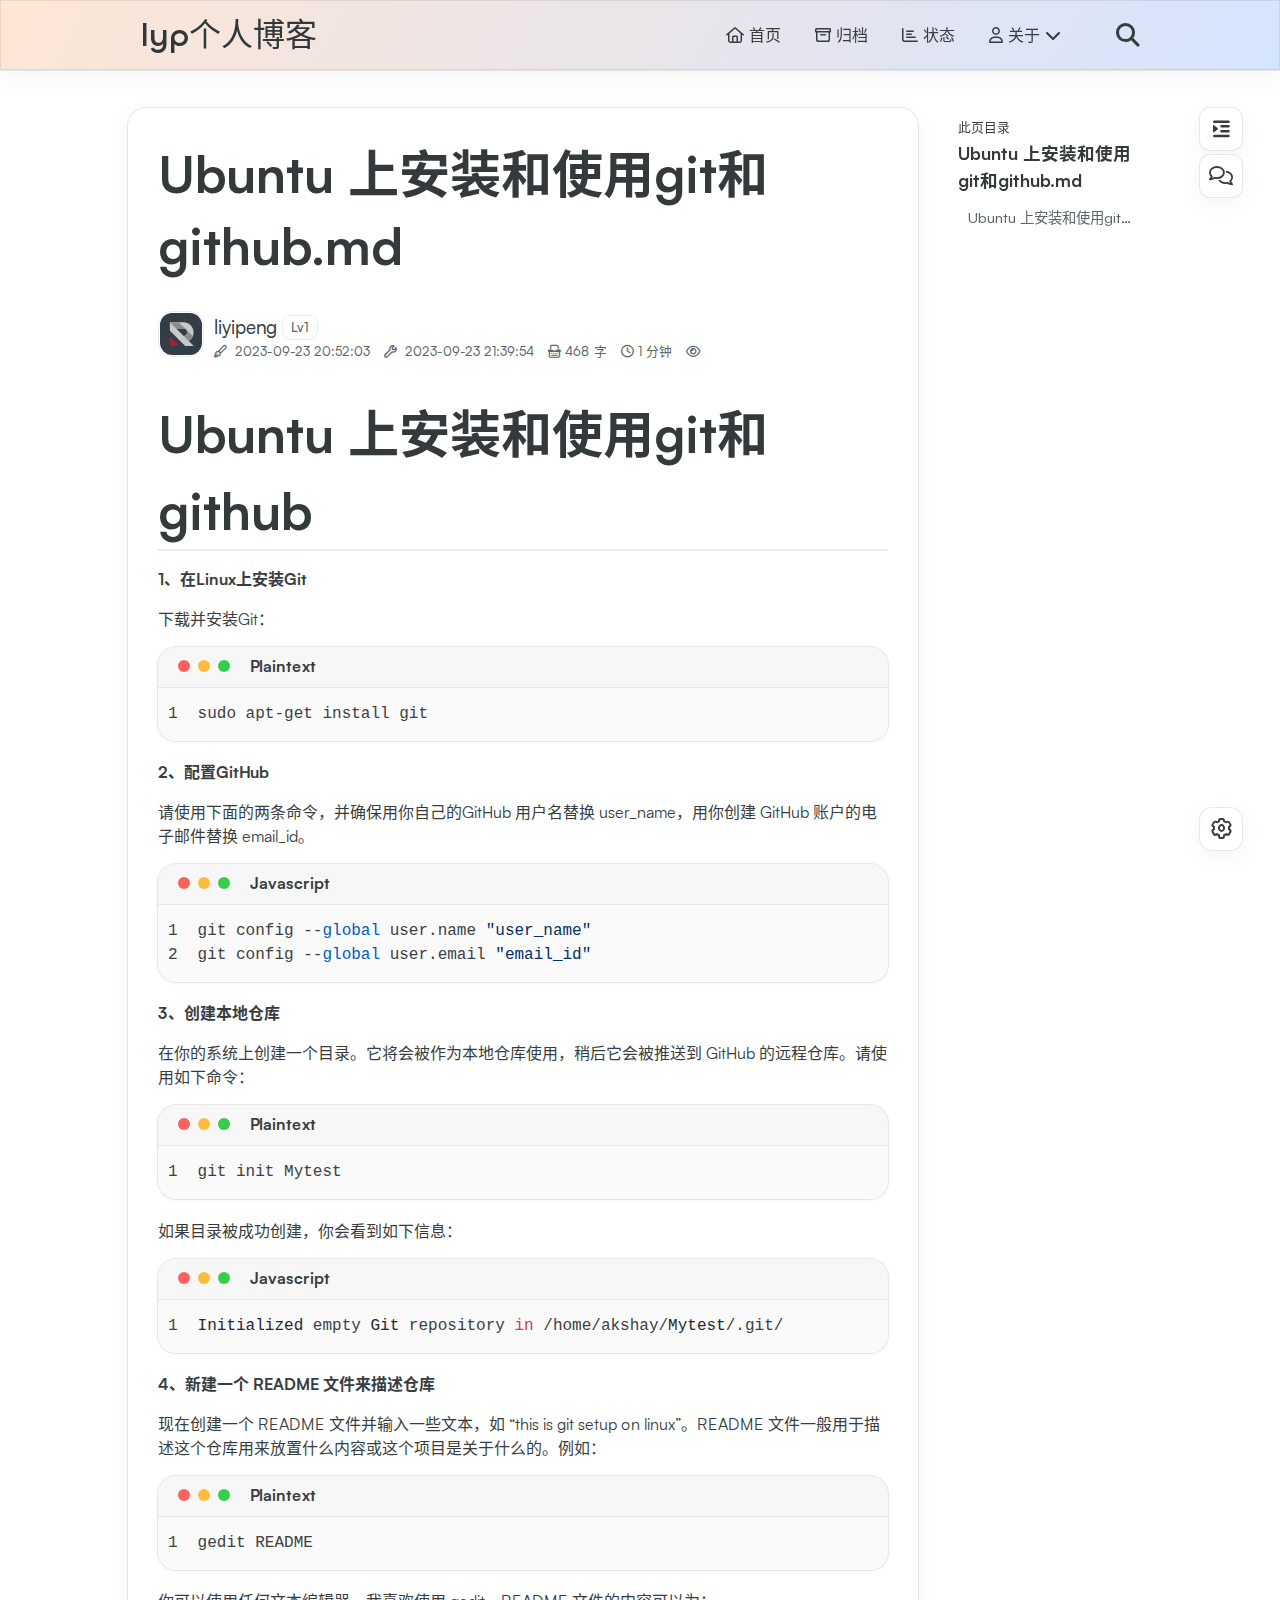
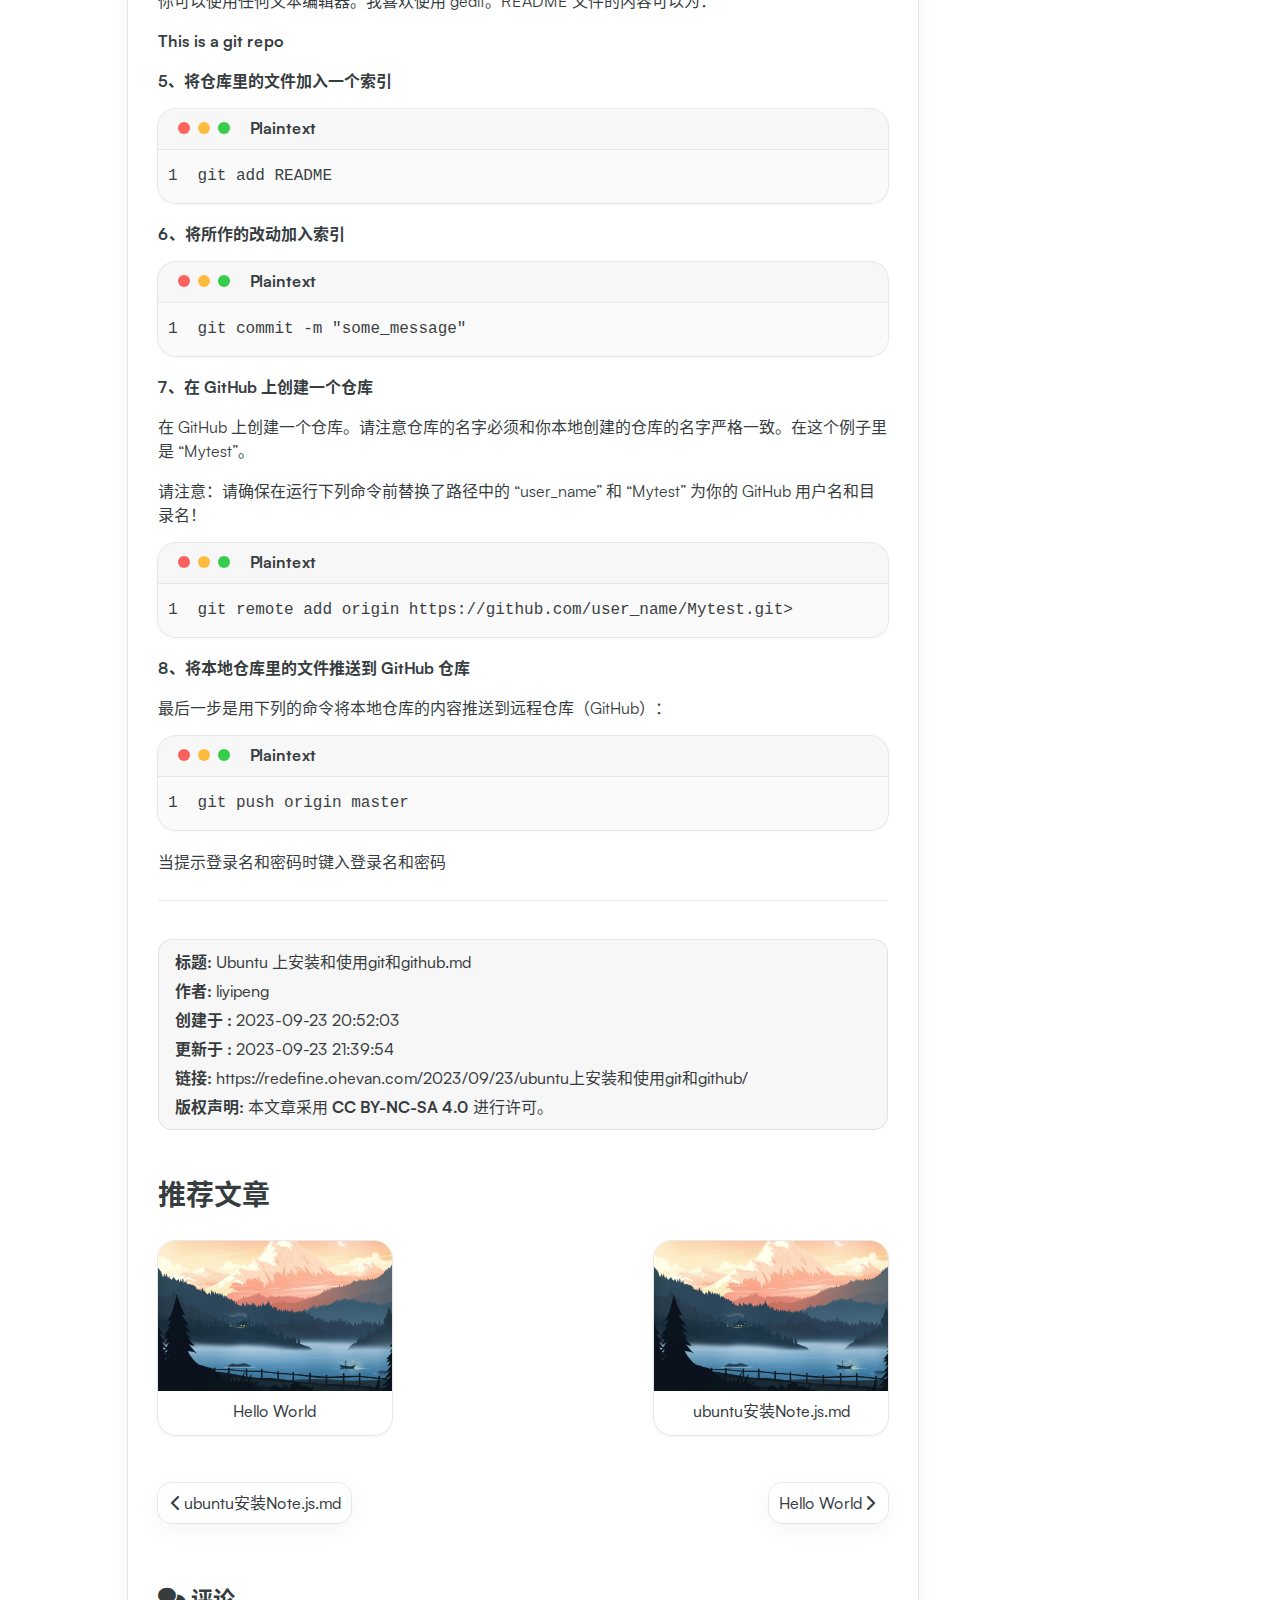
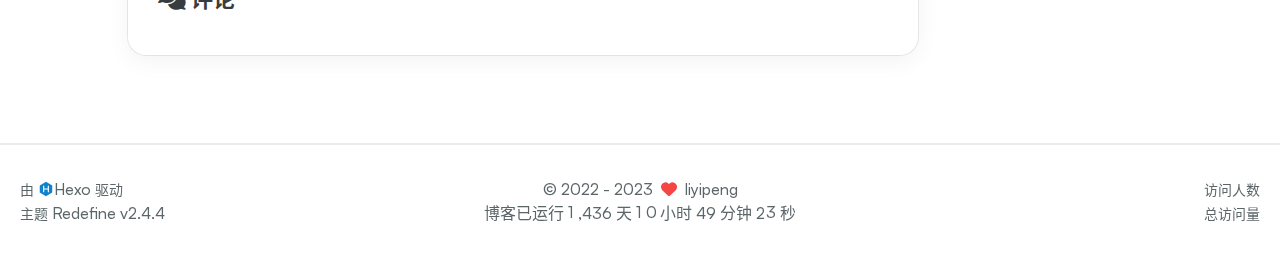
<file: 2023/09/23/ubuntu上安装和使用git和github/index.html>
<!DOCTYPE html>
<html lang="zh-CN">
<head>
    <meta charset="utf-8">
    <meta name="viewport" content="width=device-width, initial-scale=1">
    <meta name="keywords" content="Hexo Theme Redefine">
    
    <meta name="author" content="liyipeng">
    <!-- preconnect -->
    <link rel="preconnect" href="https://fonts.googleapis.com">
    <link rel="preconnect" href="https://fonts.gstatic.com" crossorigin>
    
    
    <!--- Seo Part-->
    
    <link rel="canonical" href="http://example.com/2023/09/23/ubuntu上安装和使用git和github/"/>
    <meta name="robots" content="index,follow">
    <meta name="googlebot" content="index,follow">
    <meta name="revisit-after" content="1 days">
    
        <meta name="description" content="Ubuntu 上安装和使用git和github1、在Linux上安装Git 下载并安装Git： 1sudo apt-get install git  2、配置GitHub 请使用下面的两条命令，并确保用你自己的GitHub 用户名替换 user_name，用你创建 GitHub 账户的电子邮件替换 email_id。 12git config --global user.name &quot;us">
<meta property="og:type" content="article">
<meta property="og:title" content="Ubuntu 上安装和使用git和github.md">
<meta property="og:url" content="http://example.com/2023/09/23/ubuntu%E4%B8%8A%E5%AE%89%E8%A3%85%E5%92%8C%E4%BD%BF%E7%94%A8git%E5%92%8Cgithub/index.html">
<meta property="og:site_name" content="Hexo">
<meta property="og:description" content="Ubuntu 上安装和使用git和github1、在Linux上安装Git 下载并安装Git： 1sudo apt-get install git  2、配置GitHub 请使用下面的两条命令，并确保用你自己的GitHub 用户名替换 user_name，用你创建 GitHub 账户的电子邮件替换 email_id。 12git config --global user.name &quot;us">
<meta property="og:locale" content="zh_CN">
<meta property="article:published_time" content="2023-09-23T12:52:03.000Z">
<meta property="article:modified_time" content="2023-09-23T13:39:54.047Z">
<meta property="article:author" content="John Doe">
<meta name="twitter:card" content="summary">
    
    
        <!-- Google tag (gtag.js) -->
        <script src="https://www.googletagmanager.com/gtag/js?id="></script>
        <script>
        window.dataLayer = window.dataLayer || [];
        function gtag(){dataLayer.push(arguments);}
        gtag('js', new Date());

        gtag('config', '');
        </script>
    
    <!--- Icon Part-->
    <link rel="icon" type="image/png" href="/images/redefine-favicon.svg" sizes="192x192">
    <link rel="apple-touch-icon" sizes="180x180" href="/images/redefine-favicon.svg">
    <meta name="theme-color" content="#A31F34">
    <link rel="shortcut icon" href="/images/redefine-favicon.svg">
    <!--- Page Info-->
    
    <title>
        
            Ubuntu 上安装和使用git和github.md -
        
        lyp个人博客
    </title>
    
<link rel="stylesheet" href="/css/style.css">


    
        
<link rel="stylesheet" href="/css/build/styles.css">

    

    
<link rel="stylesheet" href="/fonts/fonts.css">

    
<link rel="stylesheet" href="/fonts/Satoshi/satoshi.css">

    
<link rel="stylesheet" href="/fonts/Chillax/chillax.css">

    <!--- Font Part-->
    
    
    
        <link href="" rel="stylesheet">
    
    

    <!--- Inject Part-->
    
    <script id="hexo-configurations">
    let Global = window.Global || {};
    Global.hexo_config = {"hostname":"example.com","root":"/","language":"zh-CN","path":"search.xml"};
    Global.theme_config = {"articles":{"style":{"font_size":"16px","line_height":1.5,"image_border_radius":"14px","image_alignment":"center","image_caption":false,"link_icon":true},"word_count":{"enable":true,"count":true,"min2read":true},"author_label":{"enable":true,"auto":false,"list":[]},"code_block":{"copy":true,"style":"mac","font":{"enable":false,"family":null,"url":null}},"toc":{"enable":true,"max_depth":3,"number":false,"expand":true,"init_open":true},"copyright":true,"lazyload":true,"recommendation":{"enable":true,"title":"推荐文章","limit":5,"mobile_limit":4,"placeholder":"/images/wallhaven-wqery6-light.webp","skip_dirs":[]}},"colors":{"primary":"#A31F34","secondary":null},"global":{"fonts":{"chinese":{"enable":true,"family":null,"url":null},"english":{"enable":false,"family":null,"url":null}},"content_max_width":"1000px","sidebar_width":"210px","hover":{"shadow":true,"scale":true},"scroll_progress":{"bar":true,"percentage":true},"website_counter":{"url":"https://busuanzi.ibruce.info/busuanzi/2.3/busuanzi.pure.mini.js","enable":true,"site_pv":true,"site_uv":true,"post_pv":true},"single_page":true,"open_graph":true,"google_analytics":{"enable":true,"id":null}},"home_banner":{"enable":true,"style":"fixed","image":{"light":"/images/wallhaven-wqery6-light.webp","dark":"/images/wallhaven-wqery6-dark.webp"},"title":"lyp blog","subtitle":{"text":["获得自由的关键在于不断成为真正的自己。","过去无可挽回，未来可以改变。"],"hitokoto":{"enable":false,"api":"https://v1.hitokoto.cn"},"typing_speed":150,"backing_speed":100,"starting_delay":560,"backing_delay":1500,"loop":true,"smart_backspace":true},"text_color":{"light":"#fff","dark":"#d1d1b6"},"text_style":{"title_size":"2.8rem","subtitle_size":"1.5rem","line_height":1.2},"custom_font":{"enable":false,"family":null,"url":null},"social_links":{"enable":true,"links":{"github":"https://github.com/duye-48","instagram":null,"zhihu":null,"twitter":null,"email":"3145352918@qq.com","qq":3145352918},"qrs":{"weixin":null}}},"plugins":{"feed":{"enable":false},"aplayer":{"enable":false,"type":"fixed","audios":[{"name":null,"artist":null,"url":null,"cover":null}]},"mermaid":{"enable":false,"version":"9.3.0"}},"version":"2.4.4","navbar":{"auto_hide":true,"color":{"left":"#f78736","right":"#367df7","transparency":35},"links":{"Home":{"path":"/","icon":"fa-regular fa-house"},"Archives":{"path":"/archives","icon":"fa-regular fa-archive"},"Status":{"path":"https://status.evanluo.top/","icon":"fa-regular fa-chart-bar"},"About":{"icon":"fa-regular fa-user","submenus":{"Me":"/about","Github":"https://github.com/EvanNotFound/hexo-theme-redefine"}}},"search":{"enable":true,"preload":true}},"page_templates":{"friends_column":2,"tags_style":"blur"},"home":{"sidebar":{"enable":true,"position":"left","first_item":"menu","announcement":null,"links":{"Archives":{"path":"/archives","icon":"fa-regular fa-archive"},"Tags":{"path":"/tags","icon":"fa-regular fa-tags"},"Categories":{"path":"/categories","icon":"fa-regular fa-folder"}}},"article_date_format":"auto","categories":{"enable":true,"limit":3},"tags":{"enable":true,"limit":3}},"footerStart":"2022/8/17 11:45:14"};
    Global.language_ago = {"second":"%s 秒前","minute":"%s 分钟前","hour":"%s 小时前","day":"%s 天前","week":"%s 周前","month":"%s 个月前","year":"%s 年前"};
    Global.data_config = {"masonry":false};
  </script>
    
    <!--- Fontawesome Part-->
    
<link rel="stylesheet" href="/fontawesome/fontawesome.min.css">

    
<link rel="stylesheet" href="/fontawesome/brands.min.css">

    
<link rel="stylesheet" href="/fontawesome/solid.min.css">

    
<link rel="stylesheet" href="/fontawesome/regular.min.css">

    
    
    
    
<meta name="generator" content="Hexo 6.3.0"></head>


<body>
<div class="progress-bar-container">
    
        <span class="scroll-progress-bar"></span>
    

    
        <span class="pjax-progress-bar"></span>
        <span class="swup-progress-icon">
            <i class="fa-solid fa-circle-notch fa-spin"></i>
        </span>
    
</div>


<main class="page-container" id="swup">

    

    <div class="main-content-container">


        <div class="main-content-header">
            <header class="navbar-container">
    
    <div class="navbar-content">
        <div class="left">
            
            <a class="logo-title" href="http://example.com/">
                
                lyp个人博客
                
            </a>
        </div>

        <div class="right">
            <!-- PC -->
            <div class="desktop">
                <ul class="navbar-list">
                    
                        
                            <li class="navbar-item">
                                <!-- Menu -->
                                <a class="" 
                                    href="/"  >
                                    
                                        
                                            <i class="fa-regular fa-house"></i>
                                        
                                        首页
                                    
                                </a>
                                <!-- Submenu -->
                                
                            </li>
                    
                        
                            <li class="navbar-item">
                                <!-- Menu -->
                                <a class="" 
                                    href="/archives"  >
                                    
                                        
                                            <i class="fa-regular fa-archive"></i>
                                        
                                        归档
                                    
                                </a>
                                <!-- Submenu -->
                                
                            </li>
                    
                        
                            <li class="navbar-item">
                                <!-- Menu -->
                                <a class="" 
                                    target="_blank" rel="noopener" href="https://status.evanluo.top/"  >
                                    
                                        
                                            <i class="fa-regular fa-chart-bar"></i>
                                        
                                        状态
                                    
                                </a>
                                <!-- Submenu -->
                                
                            </li>
                    
                        
                            <li class="navbar-item">
                                <!-- Menu -->
                                <a class="has-dropdown" 
                                    href="#" onClick="return false;">
                                    
                                        
                                            <i class="fa-regular fa-user"></i>
                                        
                                        关于&nbsp;<i class="fa-solid fa-chevron-down"></i>
                                    
                                </a>
                                <!-- Submenu -->
                                
                                    <ul class="sub-menu">
                                    
                                        <li>
                                        <a href="/about">ME
                                        </a>
                                        </li>
                                    
                                        <li>
                                        <a target="_blank" rel="noopener" href="https://github.com/EvanNotFound/hexo-theme-redefine">GITHUB
                                        </a>
                                        </li>
                                    
                                    </ul>
                                
                            </li>
                    
                    
                        <li class="navbar-item search search-popup-trigger">
                            <i class="fa-solid fa-magnifying-glass"></i>
                        </li>
                    
                </ul>
            </div>
            <!-- Mobile -->
            <div class="mobile">
                
                    <div class="icon-item search search-popup-trigger"><i class="fa-solid fa-magnifying-glass"></i></div>
                
                <div class="icon-item navbar-bar">
                    <div class="navbar-bar-middle"></div>
                </div>
            </div>
        </div>
    </div>

    <!-- Mobile drawer -->
    <div class="navbar-drawer w-full absolute top-0 left-0 bg-background-color">
        <ul class="drawer-navbar-list flex flex-col justify-start items-center">
            
                
                    <li class="drawer-navbar-item text-base my-1.5 flex justify-center items-center">
                        <a class="rounded-3xl py-1.5 px-5 hover:border hover:!text-primary active:!text-primary group " 
                        href="/"  >
                             
                                
                                    <i class="fa-regular fa-house"></i>
                                
                                首页
                            
                        </a>
                    </li>
                    <!-- Submenu -->
                    
            
                
                    <li class="drawer-navbar-item text-base my-1.5 flex justify-center items-center">
                        <a class="rounded-3xl py-1.5 px-5 hover:border hover:!text-primary active:!text-primary group " 
                        href="/archives"  >
                             
                                
                                    <i class="fa-regular fa-archive"></i>
                                
                                归档
                            
                        </a>
                    </li>
                    <!-- Submenu -->
                    
            
                
                    <li class="drawer-navbar-item text-base my-1.5 flex justify-center items-center">
                        <a class="rounded-3xl py-1.5 px-5 hover:border hover:!text-primary active:!text-primary group " 
                        target="_blank" rel="noopener" href="https://status.evanluo.top/"  >
                             
                                
                                    <i class="fa-regular fa-chart-bar"></i>
                                
                                状态
                            
                        </a>
                    </li>
                    <!-- Submenu -->
                    
            
                
                    <li class="drawer-navbar-item text-base my-1.5 flex justify-center items-center">
                        <a class="rounded-3xl py-1.5 px-5 hover:border hover:!text-primary active:!text-primary group has-dropdown" 
                        href="#" onClick="return false;">
                            
                                
                                    <i class="fa-regular fa-user"></i>
                                
                                关于&nbsp;<i class="group-hover:rotate-180 transition-transform fa-solid fa-chevron-down"></i>
                            
                        </a>
                    </li>
                    <!-- Submenu -->
                              
                        
                            <li class="text-base flex justify-center items-center hover:underline active:underline hover:underline-offset-1 rounded-3xl">
                                <a class="py-0.5" href="/about">ME</a>
                            </li>
                        
                            <li class="text-base flex justify-center items-center hover:underline active:underline hover:underline-offset-1 rounded-3xl">
                                <a class="py-0.5" target="_blank" rel="noopener" href="https://github.com/EvanNotFound/hexo-theme-redefine">GITHUB</a>
                            </li>
                        
                    
            

        </ul>
    </div>

    <div class="window-mask"></div>

</header>


        </div>

        <div class="main-content-body">

            

            <div class="main-content">

                
                    <div class="post-page-container">
    <div class="article-content-container">

        <div class="article-title">
            
                <h1 class="article-title-regular">Ubuntu 上安装和使用git和github.md</h1>
            
            </div>
            
                    
        
        
            <div class="article-header">
                <div class="avatar">
                    <img src="/images/redefine-avatar.svg">
                </div>
                <div class="info">
                    <div class="author">
                        <span class="name">liyipeng</span>
                        
                            <span class="author-label">Lv1</span>
                        
                    </div>
                    <div class="meta-info">
                        <div class="article-meta-info">
    <span class="article-date article-meta-item">
        <i class="fa-regular fa-pen-fancy"></i>&nbsp;
        <span class="desktop">2023-09-23 20:52:03</span>
        <span class="mobile">2023-09-23 20:52:03</span>
        <span class="hover-info">创建</span>
    </span>
    
        <span class="article-date article-meta-item">
            <i class="fa-regular fa-wrench"></i>&nbsp;
            <span class="desktop">2023-09-23 21:39:54</span>
            <span class="mobile">2023-09-23 21:39:54</span>
            <span class="hover-info">更新</span>
        </span>
    

    
    

    
    
        <span class="article-wordcount article-meta-item">
            <i class="fa-regular fa-typewriter"></i>&nbsp;<span>468 字</span>
        </span>
    
    
        <span class="article-min2read article-meta-item">
            <i class="fa-regular fa-clock"></i>&nbsp;<span>1 分钟</span>
        </span>
    
    
        <span class="article-pv article-meta-item">
            <i class="fa-regular fa-eye"></i>&nbsp;<span id="busuanzi_value_page_pv"></span>
        </span>
    
</div>

                    </div>
                </div>
            </div>
        

        


        <div class="article-content markdown-body">
            <h1 id="Ubuntu-上安装和使用git和github"><a href="#Ubuntu-上安装和使用git和github" class="headerlink" title="Ubuntu 上安装和使用git和github"></a>Ubuntu 上安装和使用git和github</h1><p><strong>1、在Linux上安装Git</strong></p>
<p>下载并安装Git：</p>
<div class="highlight-container" data-rel="Plaintext"><figure class="iseeu highlight plaintext"><table><tr><td class="gutter"><pre><span class="line">1</span><br></pre></td><td class="code"><pre><span class="line">sudo apt-get install git</span><br></pre></td></tr></table></figure></div>

<p><strong>2、配置GitHub</strong></p>
<p>请使用下面的两条命令，并确保用你自己的GitHub 用户名替换 user_name，用你创建 GitHub 账户的电子邮件替换 email_id。</p>
<div class="highlight-container" data-rel="Javascript"><figure class="iseeu highlight javascript"><table><tr><td class="gutter"><pre><span class="line">1</span><br><span class="line">2</span><br></pre></td><td class="code"><pre><span class="line">git config --<span class="variable language_">global</span> user.<span class="property">name</span> <span class="string">&quot;user_name&quot;</span></span><br><span class="line">git config --<span class="variable language_">global</span> user.<span class="property">email</span> <span class="string">&quot;email_id&quot;</span></span><br></pre></td></tr></table></figure></div>

<p><strong>3、创建本地仓库</strong></p>
<p>在你的系统上创建一个目录。它将会被作为本地仓库使用，稍后它会被推送到 GitHub 的远程仓库。请使用如下命令：</p>
<div class="highlight-container" data-rel="Plaintext"><figure class="iseeu highlight plaintext"><table><tr><td class="gutter"><pre><span class="line">1</span><br></pre></td><td class="code"><pre><span class="line">git init Mytest</span><br></pre></td></tr></table></figure></div>

<p>如果目录被成功创建，你会看到如下信息：</p>
<div class="highlight-container" data-rel="Javascript"><figure class="iseeu highlight javascript"><table><tr><td class="gutter"><pre><span class="line">1</span><br></pre></td><td class="code"><pre><span class="line"><span class="title class_">Initialized</span> empty <span class="title class_">Git</span> repository <span class="keyword">in</span> /home/akshay/<span class="title class_">Mytest</span>/.<span class="property">git</span>/</span><br></pre></td></tr></table></figure></div>

<p><strong>4、新建一个 README 文件来描述仓库</strong></p>
<p>现在创建一个 README 文件并输入一些文本，如 “this is git setup on linux”。README 文件一般用于描述这个仓库用来放置什么内容或这个项目是关于什么的。例如：</p>
<div class="highlight-container" data-rel="Plaintext"><figure class="iseeu highlight plaintext"><table><tr><td class="gutter"><pre><span class="line">1</span><br></pre></td><td class="code"><pre><span class="line">gedit README</span><br></pre></td></tr></table></figure></div>

<p>你可以使用任何文本编辑器。我喜欢使用 gedit。README 文件的内容可以为：</p>
<p><strong>This is a git repo</strong></p>
<p><strong>5、将仓库里的文件加入一个索引</strong></p>
<div class="highlight-container" data-rel="Plaintext"><figure class="iseeu highlight plaintext"><table><tr><td class="gutter"><pre><span class="line">1</span><br></pre></td><td class="code"><pre><span class="line">git add README</span><br></pre></td></tr></table></figure></div>

<p><strong>6、将所作的改动加入索引</strong></p>
<div class="highlight-container" data-rel="Plaintext"><figure class="iseeu highlight plaintext"><table><tr><td class="gutter"><pre><span class="line">1</span><br></pre></td><td class="code"><pre><span class="line">git commit -m &quot;some_message&quot;</span><br></pre></td></tr></table></figure></div>

<p><strong>7、在 GitHub 上创建一个仓库</strong></p>
<p>在 GitHub 上创建一个仓库。请注意仓库的名字必须和你本地创建的仓库的名字严格一致。在这个例子里是 “Mytest”。</p>
<p>请注意：请确保在运行下列命令前替换了路径中的 “user_name” 和 “Mytest” 为你的 GitHub 用户名和目录名！</p>
<div class="highlight-container" data-rel="Plaintext"><figure class="iseeu highlight plaintext"><table><tr><td class="gutter"><pre><span class="line">1</span><br></pre></td><td class="code"><pre><span class="line">git remote add origin https://github.com/user_name/Mytest.git&gt;</span><br></pre></td></tr></table></figure></div>

<p><strong>8、将本地仓库里的文件推送到 GitHub 仓库</strong></p>
<p>最后一步是用下列的命令将本地仓库的内容推送到远程仓库（GitHub）：</p>
<div class="highlight-container" data-rel="Plaintext"><figure class="iseeu highlight plaintext"><table><tr><td class="gutter"><pre><span class="line">1</span><br></pre></td><td class="code"><pre><span class="line">git push origin master</span><br></pre></td></tr></table></figure></div>

<p>当提示登录名和密码时键入登录名和密码 </p>

        </div>

        
            <div class="post-copyright-info">
                <div class="article-copyright-info-container">
    <ul>
        <li><strong>标题:</strong> Ubuntu 上安装和使用git和github.md</li>
        <li><strong>作者:</strong> liyipeng</li>
        <li><strong>创建于
                :</strong> 2023-09-23 20:52:03</li>
        
            <li>
                <strong>更新于
                    :</strong> 2023-09-23 21:39:54
            </li>
        
        <li>
            <strong>链接:</strong> https://redefine.ohevan.com/2023/09/23/ubuntu上安装和使用git和github/
        </li>
        <li>
            <strong>
                版权声明:
            </strong>
            
            本文章采用 <a class="license" target="_blank" rel="noopener" href="https://creativecommons.org/licenses/by-nc-sa/4.0/deed.zh">CC BY-NC-SA 4.0</a> 进行许可。
            

        </li>
    </ul>
</div>

            </div>
        

        

        
  <div class="recommended-article">
   <div class="recommended-desktop">
    <div class="recommended-article-header">
     <i aria-hidden="true"></i><span>推荐文章</span>
    </div>
    <div class="recommended-article-group"><a class="recommended-article-item" href="/2023/09/23/hello-world/" title="Hello World" rel="bookmark">
  <img src="/images/wallhaven-wqery6-light.webp" alt="Hello World" class="!max-w-none">
  <span class="title">Hello World</span>
</a><a class="recommended-article-item" href="/2023/09/23/ubuntu安装Note-js/" title="ubuntu安装Note.js.md" rel="bookmark">
  <img src="/images/wallhaven-wqery6-light.webp" alt="ubuntu安装Note.js.md" class="!max-w-none">
  <span class="title">ubuntu安装Note.js.md</span>
</a></div>
   </div>
   <div class="recommended-mobile">
   <div class="recommended-article-header">
     <i aria-hidden="true"></i><span>推荐文章</span>
   </div>
   <div class="recommended-article-group"><a class="recommended-article-item" href="/2023/09/23/hello-world/" title="Hello World" rel="bookmark">
  <img src="/images/wallhaven-wqery6-light.webp" alt="Hello World" class="!max-w-none">
  <span class="title">Hello World</span>
</a><a class="recommended-article-item" href="/2023/09/23/ubuntu安装Note-js/" title="ubuntu安装Note.js.md" rel="bookmark">
  <img src="/images/wallhaven-wqery6-light.webp" alt="ubuntu安装Note.js.md" class="!max-w-none">
  <span class="title">ubuntu安装Note.js.md</span>
</a></div>
   </div>
  </div>

        
            <div class="article-nav">
                
                    <div class="article-prev">
                        <a class="prev"
                        rel="prev"
                        href="/2023/09/23/ubuntu%E5%AE%89%E8%A3%85Note-js/"
                        >
                            <span class="left arrow-icon flex justify-center items-center">
                                <i class="fa-solid fa-chevron-left"></i>
                            </span>
                            <span class="title flex justify-center items-center">
                                <span class="post-nav-title-item">ubuntu安装Note.js.md</span>
                                <span class="post-nav-item">上一篇</span>
                            </span>
                        </a>
                    </div>
                
                
                    <div class="article-next">
                        <a class="next"
                        rel="next"
                        href="/2023/09/23/hello-world/"
                        >
                            <span class="title flex justify-center items-center">
                                <span class="post-nav-title-item">Hello World</span>
                                <span class="post-nav-item">下一篇</span>
                            </span>
                            <span class="right arrow-icon flex justify-center items-center">
                                <i class="fa-solid fa-chevron-right"></i>
                            </span>
                        </a>
                    </div>
                
            </div>
        


        
            <div class="comment-container">
                <div class="comments-container pjax">
    <div id="comment-anchor"></div>
    <div class="comment-area-title">
        <i class="fa-solid fa-comments"></i>&nbsp;评论
    </div>
    

        
            
 
    <div id="waline"></div>
    <script type="module"  data-swup-reload-script>
        import { init } from 'https://evan.beee.top/js/waline.mjs';

        function loadWaline() {
            init({
                el: '#waline',
                serverURL: 'https://example.example.com',
                lang: 'zh-CN',
                dark: 'body[class~="dark-mode"]',
                requiredMeta: ['nick','mail'], // cannot customize by theme config, change it yourself
            });
        }

        if ('true') {
            const loadWalineTimeout = setTimeout(() => {
                loadWaline();
                clearTimeout(loadWalineTimeout);
            }, 1000);
        } else {
            window.addEventListener('DOMContentLoaded', loadWaline);
        }
        
    </script>



        
    
</div>

            </div>
        
    </div>

    
        <div class="toc-content-container">
            <div class="post-toc-wrap">
    <div class="post-toc">
        <div class="toc-title">此页目录</div>
        <div class="page-title">Ubuntu 上安装和使用git和github.md</div>
        <ol class="nav"><li class="nav-item nav-level-1"><a class="nav-link" href="#Ubuntu-%E4%B8%8A%E5%AE%89%E8%A3%85%E5%92%8C%E4%BD%BF%E7%94%A8git%E5%92%8Cgithub"><span class="nav-text">Ubuntu 上安装和使用git和github</span></a></li></ol>

    </div>
</div>
        </div>
    
</div>



                

            </div>

            

        </div>

        <div class="main-content-footer">
            <footer class="footer mt-5 py-5 h-auto text-base text-third-text-color relative border-t-2 border-t-border-color">
    <div class="info-container py-3 text-center">
        
        <div class="text-center">
            &copy;
            
              <span>2022</span>
              -
            
            2023&nbsp;&nbsp;<i class="fa-solid fa-heart fa-beat" style="--fa-animation-duration: 0.5s; color: #f54545"></i>&nbsp;&nbsp;<a href="/">liyipeng</a>
        </div>
        
            <script data-swup-reload-script src="https://busuanzi.ibruce.info/busuanzi/2.3/busuanzi.pure.mini.js"></script>
            <div class="relative text-center lg:absolute lg:right-[20px] lg:top-1/2 lg:-translate-y-1/2 lg:text-right">
                
                    <span id="busuanzi_container_site_uv" class="lg:!block">
                        <span class="text-sm">访问人数</span>
                        <span id="busuanzi_value_site_uv"></span>
                    </span>
                
                
                    <span id="busuanzi_container_site_pv" class="lg:!block">
                        <span class="text-sm">总访问量</span>
                        <span id="busuanzi_value_site_pv"></span>
                    </span>
                
            </div>
        
        <div class="relative text-center lg:absolute lg:left-[20px] lg:top-1/2 lg:-translate-y-1/2 lg:text-left">
            <span class="lg:block text-sm">由 <?xml version="1.0" encoding="utf-8"?><!DOCTYPE svg PUBLIC "-//W3C//DTD SVG 1.1//EN" "http://www.w3.org/Graphics/SVG/1.1/DTD/svg11.dtd"><svg class="relative top-[2px] inline-block align-baseline" version="1.1" id="圖層_1" xmlns="http://www.w3.org/2000/svg" xmlns:xlink="http://www.w3.org/1999/xlink" x="0px" y="0px" width="1rem" height="1rem" viewBox="0 0 512 512" enable-background="new 0 0 512 512" xml:space="preserve"><path fill="#0E83CD" d="M256.4,25.8l-200,115.5L56,371.5l199.6,114.7l200-115.5l0.4-230.2L256.4,25.8z M349,354.6l-18.4,10.7l-18.6-11V275H200v79.6l-18.4,10.7l-18.6-11v-197l18.5-10.6l18.5,10.8V237h112v-79.6l18.5-10.6l18.5,10.8V354.6z"/></svg><a target="_blank" class="text-base" href="https://hexo.io">Hexo</a> 驱动</span>
            <span class="text-sm lg:block">主题&nbsp;<a class="text-base" target="_blank" href="https://github.com/EvanNotFound/hexo-theme-redefine">Redefine v2.4.4</a></span>
        </div>
        
        
            <div>
                博客已运行 <span class="odometer" id="runtime_days" ></span> 天 <span class="odometer" id="runtime_hours"></span> 小时 <span class="odometer" id="runtime_minutes"></span> 分钟 <span class="odometer" id="runtime_seconds"></span> 秒
            </div>
        
        
            <script data-swup-reload-script>
                try {
                    function odometer_init() {
                    const elements = document.querySelectorAll('.odometer');
                    elements.forEach(el => {
                        new Odometer({
                            el,
                            format: '( ddd).dd',
                            duration: 200
                        });
                    });
                    }
                    odometer_init();
                } catch (error) {}
            </script>
        
        
        
    </div>  
</footer>
        </div>
    </div>

    
        <div class="post-tools">
            <div class="post-tools-container">
    <ul class="article-tools-list">
        <!-- TOC aside toggle -->
        
            <li class="right-bottom-tools page-aside-toggle">
                <i class="fa-regular fa-outdent"></i>
            </li>
        

        <!-- go comment -->
        
            <li class="go-comment">
                <i class="fa-regular fa-comments"></i>
            </li>
        
    </ul>
</div>

        </div>
    

    <div class="right-side-tools-container">
        <div class="side-tools-container">
    <ul class="hidden-tools-list">
        <li class="right-bottom-tools tool-font-adjust-plus flex justify-center items-center">
            <i class="fa-regular fa-magnifying-glass-plus"></i>
        </li>

        <li class="right-bottom-tools tool-font-adjust-minus flex justify-center items-center">
            <i class="fa-regular fa-magnifying-glass-minus"></i>
        </li>

        <li class="right-bottom-tools tool-expand-width flex justify-center items-center">
            <i class="fa-regular fa-expand"></i>
        </li>

        <li class="right-bottom-tools tool-dark-light-toggle flex justify-center items-center">
            <i class="fa-regular fa-moon"></i>
        </li>

        <!-- rss -->
        

        

        <li class="right-bottom-tools tool-scroll-to-bottom flex justify-center items-center">
            <i class="fa-regular fa-arrow-down"></i>
        </li>
    </ul>

    <ul class="visible-tools-list">
        <li class="right-bottom-tools toggle-tools-list flex justify-center items-center">
            <i class="fa-regular fa-cog fa-spin"></i>
        </li>
        
            <li class="right-bottom-tools tool-scroll-to-top flex justify-center items-center">
                <i class="arrow-up fas fa-arrow-up"></i>
                <span class="percent"></span>
            </li>
        
        
    </ul>
</div>

    </div>

    <div class="image-viewer-container">
    <img src="">
</div>


    
        <div class="search-pop-overlay">
    <div class="popup search-popup">
        <div class="search-header">
          <span class="search-input-field-pre">
            <i class="fa-solid fa-keyboard"></i>
          </span>
            <div class="search-input-container">
                <input autocomplete="off"
                       autocorrect="off"
                       autocapitalize="off"
                       placeholder="搜索..."
                       spellcheck="false"
                       type="search"
                       class="search-input"
                >
            </div>
            <span class="popup-btn-close">
                <i class="fa-solid fa-times"></i>
            </span>
        </div>
        <div id="search-result">
            <div id="no-result">
                <i class="fa-solid fa-spinner fa-spin-pulse fa-5x fa-fw"></i>
            </div>
        </div>
    </div>
</div>

    

</main>


    
<script src="/js/libs/Swup.min.js"></script>

<script src="/js/libs/SwupSlideTheme.min.js"></script>

<script src="/js/libs/SwupScriptsPlugin.min.js"></script>

<script src="/js/libs/SwupProgressPlugin.min.js"></script>

<script src="/js/libs/SwupScrollPlugin.min.js"></script>

<script>
    const swup = new Swup({
        plugins: [
            new SwupScriptsPlugin({
                optin: true,
            }),
            new SwupProgressPlugin(),
            new SwupScrollPlugin({
                offset: 80,
            }),
            new SwupSlideTheme({
                mainElement: ".main-content-body",
            }),
        ],
        containers: ["#swup"],
    });

    swup.hooks.on("page:view", () => {
        Global.refresh();
    });

    // if (document.readyState === "complete") {
    //
    // } else {
    //     document.addEventListener("DOMContentLoaded", () => init());
    // }
</script>






<script src="/js/utils.js" type="module"></script>

<script src="/js/main.js" type="module"></script>

<script src="/js/layouts/navbarShrink.js" type="module"></script>

<script src="/js/tools/scrollTopBottom.js" type="module"></script>

<script src="/js/tools/lightDarkSwitch.js" type="module"></script>

<script src="/js/layouts/categoryList.js" type="module"></script>



    
<script src="/js/tools/localSearch.js"></script>




    
<script src="/js/tools/codeBlock.js"></script>




    
<script src="/js/layouts/lazyload.js"></script>




    
<script src="/js/tools/runtime.js"></script>

    
<script src="/js/libs/odometer.min.js"></script>

    
<link rel="stylesheet" href="/assets/odometer-theme-minimal.css">




  
<script src="/js/libs/Typed.min.js"></script>

  
<script src="/js/plugins/typed.js"></script>







<div class="post-scripts" data-swup-reload-script>
    
        
<script src="/js/libs/anime.min.js"></script>

        
<script src="/js/tools/tocToggle.js" type="module"></script>

<script src="/js/layouts/toc.js" type="module"></script>

<script src="/js/plugins/tabs.js" type="module"></script>

    
</div>


</body>
</html>
</file>
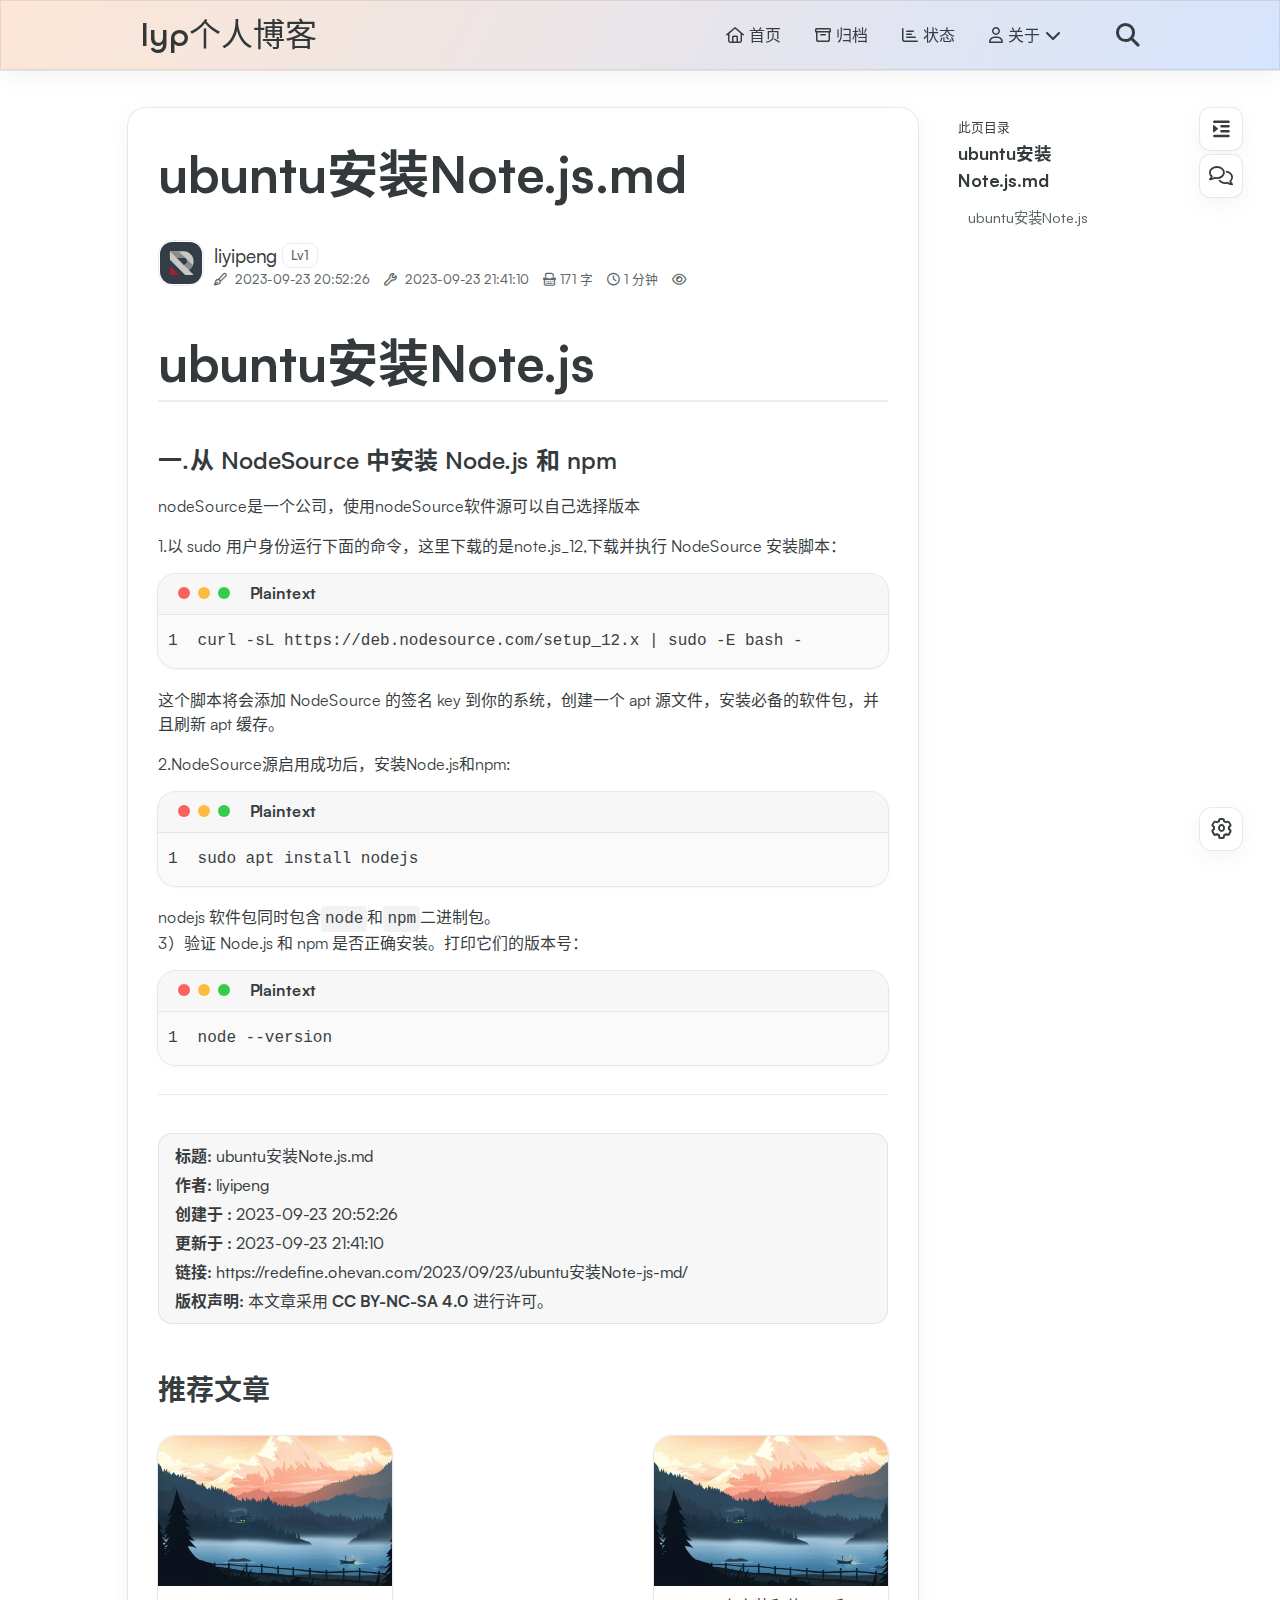
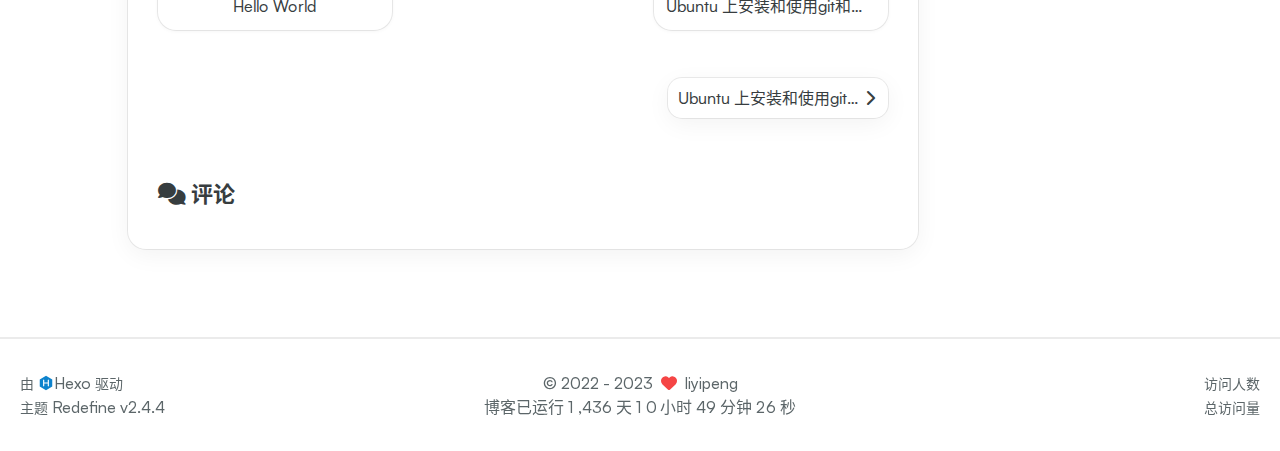
<file: 2023/09/23/ubuntu安装Note-js-md/index.html>
<!DOCTYPE html>
<html lang="zh-CN">
<head>
    <meta charset="utf-8">
    <meta name="viewport" content="width=device-width, initial-scale=1">
    <meta name="keywords" content="Hexo Theme Redefine">
    
    <meta name="author" content="liyipeng">
    <!-- preconnect -->
    <link rel="preconnect" href="https://fonts.googleapis.com">
    <link rel="preconnect" href="https://fonts.gstatic.com" crossorigin>
    
    
    <!--- Seo Part-->
    
    <link rel="canonical" href="http://example.com/2023/09/23/ubuntu安装note-js-md/"/>
    <meta name="robots" content="index,follow">
    <meta name="googlebot" content="index,follow">
    <meta name="revisit-after" content="1 days">
    
        <meta name="description" content="ubuntu安装Note.js一.从 NodeSource 中安装 Node.js 和 npmnodeSource是一个公司，使用nodeSource软件源可以自己选择版本 1.以 sudo 用户身份运行下面的命令，这里下载的是note.js_12,下载并执行 NodeSource 安装脚本： 1curl -sL https:&#x2F;&#x2F;deb.nodesource.com&#x2F;setup_12.x | su">
<meta property="og:type" content="article">
<meta property="og:title" content="ubuntu安装Note.js.md">
<meta property="og:url" content="http://example.com/2023/09/23/ubuntu%E5%AE%89%E8%A3%85Note-js-md/index.html">
<meta property="og:site_name" content="Hexo">
<meta property="og:description" content="ubuntu安装Note.js一.从 NodeSource 中安装 Node.js 和 npmnodeSource是一个公司，使用nodeSource软件源可以自己选择版本 1.以 sudo 用户身份运行下面的命令，这里下载的是note.js_12,下载并执行 NodeSource 安装脚本： 1curl -sL https:&#x2F;&#x2F;deb.nodesource.com&#x2F;setup_12.x | su">
<meta property="og:locale" content="zh_CN">
<meta property="article:published_time" content="2023-09-23T12:52:26.000Z">
<meta property="article:modified_time" content="2023-09-23T13:41:10.427Z">
<meta property="article:author" content="John Doe">
<meta name="twitter:card" content="summary">
    
    
        <!-- Google tag (gtag.js) -->
        <script src="https://www.googletagmanager.com/gtag/js?id="></script>
        <script>
        window.dataLayer = window.dataLayer || [];
        function gtag(){dataLayer.push(arguments);}
        gtag('js', new Date());

        gtag('config', '');
        </script>
    
    <!--- Icon Part-->
    <link rel="icon" type="image/png" href="/images/redefine-favicon.svg" sizes="192x192">
    <link rel="apple-touch-icon" sizes="180x180" href="/images/redefine-favicon.svg">
    <meta name="theme-color" content="#A31F34">
    <link rel="shortcut icon" href="/images/redefine-favicon.svg">
    <!--- Page Info-->
    
    <title>
        
            ubuntu安装Note.js.md -
        
        lyp个人博客
    </title>
    
<link rel="stylesheet" href="/css/style.css">


    
        
<link rel="stylesheet" href="/css/build/styles.css">

    

    
<link rel="stylesheet" href="/fonts/fonts.css">

    
<link rel="stylesheet" href="/fonts/Satoshi/satoshi.css">

    
<link rel="stylesheet" href="/fonts/Chillax/chillax.css">

    <!--- Font Part-->
    
    
    
        <link href="" rel="stylesheet">
    
    

    <!--- Inject Part-->
    
    <script id="hexo-configurations">
    let Global = window.Global || {};
    Global.hexo_config = {"hostname":"example.com","root":"/","language":"zh-CN","path":"search.xml"};
    Global.theme_config = {"articles":{"style":{"font_size":"16px","line_height":1.5,"image_border_radius":"14px","image_alignment":"center","image_caption":false,"link_icon":true},"word_count":{"enable":true,"count":true,"min2read":true},"author_label":{"enable":true,"auto":false,"list":[]},"code_block":{"copy":true,"style":"mac","font":{"enable":false,"family":null,"url":null}},"toc":{"enable":true,"max_depth":3,"number":false,"expand":true,"init_open":true},"copyright":true,"lazyload":true,"recommendation":{"enable":true,"title":"推荐文章","limit":5,"mobile_limit":4,"placeholder":"/images/wallhaven-wqery6-light.webp","skip_dirs":[]}},"colors":{"primary":"#A31F34","secondary":null},"global":{"fonts":{"chinese":{"enable":true,"family":null,"url":null},"english":{"enable":false,"family":null,"url":null}},"content_max_width":"1000px","sidebar_width":"210px","hover":{"shadow":true,"scale":true},"scroll_progress":{"bar":true,"percentage":true},"website_counter":{"url":"https://busuanzi.ibruce.info/busuanzi/2.3/busuanzi.pure.mini.js","enable":true,"site_pv":true,"site_uv":true,"post_pv":true},"single_page":true,"open_graph":true,"google_analytics":{"enable":true,"id":null}},"home_banner":{"enable":true,"style":"fixed","image":{"light":"/images/wallhaven-wqery6-light.webp","dark":"/images/wallhaven-wqery6-dark.webp"},"title":"lyp blog","subtitle":{"text":["获得自由的关键在于不断成为真正的自己。","过去无可挽回，未来可以改变。"],"hitokoto":{"enable":false,"api":"https://v1.hitokoto.cn"},"typing_speed":150,"backing_speed":100,"starting_delay":560,"backing_delay":1500,"loop":true,"smart_backspace":true},"text_color":{"light":"#fff","dark":"#d1d1b6"},"text_style":{"title_size":"2.8rem","subtitle_size":"1.5rem","line_height":1.2},"custom_font":{"enable":false,"family":null,"url":null},"social_links":{"enable":true,"links":{"github":"https://github.com/duye-48","instagram":null,"zhihu":null,"twitter":null,"email":"3145352918@qq.com","qq":3145352918},"qrs":{"weixin":null}}},"plugins":{"feed":{"enable":false},"aplayer":{"enable":false,"type":"fixed","audios":[{"name":null,"artist":null,"url":null,"cover":null}]},"mermaid":{"enable":false,"version":"9.3.0"}},"version":"2.4.4","navbar":{"auto_hide":true,"color":{"left":"#f78736","right":"#367df7","transparency":35},"links":{"Home":{"path":"/","icon":"fa-regular fa-house"},"Archives":{"path":"/archives","icon":"fa-regular fa-archive"},"Status":{"path":"https://status.evanluo.top/","icon":"fa-regular fa-chart-bar"},"About":{"icon":"fa-regular fa-user","submenus":{"Me":"/about","Github":"https://github.com/EvanNotFound/hexo-theme-redefine"}}},"search":{"enable":true,"preload":true}},"page_templates":{"friends_column":2,"tags_style":"blur"},"home":{"sidebar":{"enable":true,"position":"left","first_item":"menu","announcement":null,"links":{"Archives":{"path":"/archives","icon":"fa-regular fa-archive"},"Tags":{"path":"/tags","icon":"fa-regular fa-tags"},"Categories":{"path":"/categories","icon":"fa-regular fa-folder"}}},"article_date_format":"auto","categories":{"enable":true,"limit":3},"tags":{"enable":true,"limit":3}},"footerStart":"2022/8/17 11:45:14"};
    Global.language_ago = {"second":"%s 秒前","minute":"%s 分钟前","hour":"%s 小时前","day":"%s 天前","week":"%s 周前","month":"%s 个月前","year":"%s 年前"};
    Global.data_config = {"masonry":false};
  </script>
    
    <!--- Fontawesome Part-->
    
<link rel="stylesheet" href="/fontawesome/fontawesome.min.css">

    
<link rel="stylesheet" href="/fontawesome/brands.min.css">

    
<link rel="stylesheet" href="/fontawesome/solid.min.css">

    
<link rel="stylesheet" href="/fontawesome/regular.min.css">

    
    
    
    
<meta name="generator" content="Hexo 6.3.0"></head>


<body>
<div class="progress-bar-container">
    
        <span class="scroll-progress-bar"></span>
    

    
        <span class="pjax-progress-bar"></span>
        <span class="swup-progress-icon">
            <i class="fa-solid fa-circle-notch fa-spin"></i>
        </span>
    
</div>


<main class="page-container" id="swup">

    

    <div class="main-content-container">


        <div class="main-content-header">
            <header class="navbar-container">
    
    <div class="navbar-content">
        <div class="left">
            
            <a class="logo-title" href="http://example.com/">
                
                lyp个人博客
                
            </a>
        </div>

        <div class="right">
            <!-- PC -->
            <div class="desktop">
                <ul class="navbar-list">
                    
                        
                            <li class="navbar-item">
                                <!-- Menu -->
                                <a class="" 
                                    href="/"  >
                                    
                                        
                                            <i class="fa-regular fa-house"></i>
                                        
                                        首页
                                    
                                </a>
                                <!-- Submenu -->
                                
                            </li>
                    
                        
                            <li class="navbar-item">
                                <!-- Menu -->
                                <a class="" 
                                    href="/archives"  >
                                    
                                        
                                            <i class="fa-regular fa-archive"></i>
                                        
                                        归档
                                    
                                </a>
                                <!-- Submenu -->
                                
                            </li>
                    
                        
                            <li class="navbar-item">
                                <!-- Menu -->
                                <a class="" 
                                    target="_blank" rel="noopener" href="https://status.evanluo.top/"  >
                                    
                                        
                                            <i class="fa-regular fa-chart-bar"></i>
                                        
                                        状态
                                    
                                </a>
                                <!-- Submenu -->
                                
                            </li>
                    
                        
                            <li class="navbar-item">
                                <!-- Menu -->
                                <a class="has-dropdown" 
                                    href="#" onClick="return false;">
                                    
                                        
                                            <i class="fa-regular fa-user"></i>
                                        
                                        关于&nbsp;<i class="fa-solid fa-chevron-down"></i>
                                    
                                </a>
                                <!-- Submenu -->
                                
                                    <ul class="sub-menu">
                                    
                                        <li>
                                        <a href="/about">ME
                                        </a>
                                        </li>
                                    
                                        <li>
                                        <a target="_blank" rel="noopener" href="https://github.com/EvanNotFound/hexo-theme-redefine">GITHUB
                                        </a>
                                        </li>
                                    
                                    </ul>
                                
                            </li>
                    
                    
                        <li class="navbar-item search search-popup-trigger">
                            <i class="fa-solid fa-magnifying-glass"></i>
                        </li>
                    
                </ul>
            </div>
            <!-- Mobile -->
            <div class="mobile">
                
                    <div class="icon-item search search-popup-trigger"><i class="fa-solid fa-magnifying-glass"></i></div>
                
                <div class="icon-item navbar-bar">
                    <div class="navbar-bar-middle"></div>
                </div>
            </div>
        </div>
    </div>

    <!-- Mobile drawer -->
    <div class="navbar-drawer w-full absolute top-0 left-0 bg-background-color">
        <ul class="drawer-navbar-list flex flex-col justify-start items-center">
            
                
                    <li class="drawer-navbar-item text-base my-1.5 flex justify-center items-center">
                        <a class="rounded-3xl py-1.5 px-5 hover:border hover:!text-primary active:!text-primary group " 
                        href="/"  >
                             
                                
                                    <i class="fa-regular fa-house"></i>
                                
                                首页
                            
                        </a>
                    </li>
                    <!-- Submenu -->
                    
            
                
                    <li class="drawer-navbar-item text-base my-1.5 flex justify-center items-center">
                        <a class="rounded-3xl py-1.5 px-5 hover:border hover:!text-primary active:!text-primary group " 
                        href="/archives"  >
                             
                                
                                    <i class="fa-regular fa-archive"></i>
                                
                                归档
                            
                        </a>
                    </li>
                    <!-- Submenu -->
                    
            
                
                    <li class="drawer-navbar-item text-base my-1.5 flex justify-center items-center">
                        <a class="rounded-3xl py-1.5 px-5 hover:border hover:!text-primary active:!text-primary group " 
                        target="_blank" rel="noopener" href="https://status.evanluo.top/"  >
                             
                                
                                    <i class="fa-regular fa-chart-bar"></i>
                                
                                状态
                            
                        </a>
                    </li>
                    <!-- Submenu -->
                    
            
                
                    <li class="drawer-navbar-item text-base my-1.5 flex justify-center items-center">
                        <a class="rounded-3xl py-1.5 px-5 hover:border hover:!text-primary active:!text-primary group has-dropdown" 
                        href="#" onClick="return false;">
                            
                                
                                    <i class="fa-regular fa-user"></i>
                                
                                关于&nbsp;<i class="group-hover:rotate-180 transition-transform fa-solid fa-chevron-down"></i>
                            
                        </a>
                    </li>
                    <!-- Submenu -->
                              
                        
                            <li class="text-base flex justify-center items-center hover:underline active:underline hover:underline-offset-1 rounded-3xl">
                                <a class="py-0.5" href="/about">ME</a>
                            </li>
                        
                            <li class="text-base flex justify-center items-center hover:underline active:underline hover:underline-offset-1 rounded-3xl">
                                <a class="py-0.5" target="_blank" rel="noopener" href="https://github.com/EvanNotFound/hexo-theme-redefine">GITHUB</a>
                            </li>
                        
                    
            

        </ul>
    </div>

    <div class="window-mask"></div>

</header>


        </div>

        <div class="main-content-body">

            

            <div class="main-content">

                
                    <div class="post-page-container">
    <div class="article-content-container">

        <div class="article-title">
            
                <h1 class="article-title-regular">ubuntu安装Note.js.md</h1>
            
            </div>
            
                    
        
        
            <div class="article-header">
                <div class="avatar">
                    <img src="/images/redefine-avatar.svg">
                </div>
                <div class="info">
                    <div class="author">
                        <span class="name">liyipeng</span>
                        
                            <span class="author-label">Lv1</span>
                        
                    </div>
                    <div class="meta-info">
                        <div class="article-meta-info">
    <span class="article-date article-meta-item">
        <i class="fa-regular fa-pen-fancy"></i>&nbsp;
        <span class="desktop">2023-09-23 20:52:26</span>
        <span class="mobile">2023-09-23 20:52:26</span>
        <span class="hover-info">创建</span>
    </span>
    
        <span class="article-date article-meta-item">
            <i class="fa-regular fa-wrench"></i>&nbsp;
            <span class="desktop">2023-09-23 21:41:10</span>
            <span class="mobile">2023-09-23 21:41:10</span>
            <span class="hover-info">更新</span>
        </span>
    

    
    

    
    
        <span class="article-wordcount article-meta-item">
            <i class="fa-regular fa-typewriter"></i>&nbsp;<span>171 字</span>
        </span>
    
    
        <span class="article-min2read article-meta-item">
            <i class="fa-regular fa-clock"></i>&nbsp;<span>1 分钟</span>
        </span>
    
    
        <span class="article-pv article-meta-item">
            <i class="fa-regular fa-eye"></i>&nbsp;<span id="busuanzi_value_page_pv"></span>
        </span>
    
</div>

                    </div>
                </div>
            </div>
        

        


        <div class="article-content markdown-body">
            <h1 id="ubuntu安装Note-js"><a href="#ubuntu安装Note-js" class="headerlink" title="ubuntu安装Note.js"></a>ubuntu安装Note.js</h1><h4 id="一-从-NodeSource-中安装-Node-js-和-npm"><a href="#一-从-NodeSource-中安装-Node-js-和-npm" class="headerlink" title="一.从 NodeSource 中安装 Node.js 和 npm"></a>一.从 NodeSource 中安装 Node.js 和 npm</h4><p>nodeSource是一个公司，使用nodeSource软件源可以自己选择版本</p>
<p>1.以 sudo 用户身份运行下面的命令，这里下载的是note.js_12,下载并执行 NodeSource 安装脚本：</p>
<div class="highlight-container" data-rel="Plaintext"><figure class="iseeu highlight plaintext"><table><tr><td class="gutter"><pre><span class="line">1</span><br></pre></td><td class="code"><pre><span class="line">curl -sL https://deb.nodesource.com/setup_12.x | sudo -E bash -</span><br></pre></td></tr></table></figure></div>

<p>这个脚本将会添加 NodeSource 的签名 key 到你的系统，创建一个 apt 源文件，安装必备的软件包，并且刷新 apt 缓存。</p>
<p>2.NodeSource源启用成功后，安装Node.js和npm:</p>
<div class="highlight-container" data-rel="Plaintext"><figure class="iseeu highlight plaintext"><table><tr><td class="gutter"><pre><span class="line">1</span><br></pre></td><td class="code"><pre><span class="line">sudo apt install nodejs</span><br></pre></td></tr></table></figure></div>

<p>nodejs 软件包同时包含<code>node</code>和<code>npm</code>二进制包。<br>3）验证 Node.js 和 npm 是否正确安装。打印它们的版本号：</p>
<div class="highlight-container" data-rel="Plaintext"><figure class="iseeu highlight plaintext"><table><tr><td class="gutter"><pre><span class="line">1</span><br></pre></td><td class="code"><pre><span class="line">node --version</span><br></pre></td></tr></table></figure></div>


        </div>

        
            <div class="post-copyright-info">
                <div class="article-copyright-info-container">
    <ul>
        <li><strong>标题:</strong> ubuntu安装Note.js.md</li>
        <li><strong>作者:</strong> liyipeng</li>
        <li><strong>创建于
                :</strong> 2023-09-23 20:52:26</li>
        
            <li>
                <strong>更新于
                    :</strong> 2023-09-23 21:41:10
            </li>
        
        <li>
            <strong>链接:</strong> https://redefine.ohevan.com/2023/09/23/ubuntu安装Note-js-md/
        </li>
        <li>
            <strong>
                版权声明:
            </strong>
            
            本文章采用 <a class="license" target="_blank" rel="noopener" href="https://creativecommons.org/licenses/by-nc-sa/4.0/deed.zh">CC BY-NC-SA 4.0</a> 进行许可。
            

        </li>
    </ul>
</div>

            </div>
        

        

        
  <div class="recommended-article">
   <div class="recommended-desktop">
    <div class="recommended-article-header">
     <i aria-hidden="true"></i><span>推荐文章</span>
    </div>
    <div class="recommended-article-group"><a class="recommended-article-item" href="/2023/09/23/hello-world/" title="Hello World" rel="bookmark">
  <img src="/images/wallhaven-wqery6-light.webp" alt="Hello World" class="!max-w-none">
  <span class="title">Hello World</span>
</a><a class="recommended-article-item" href="/2023/09/23/Ubuntu-上安装和使用git和github-md/" title="Ubuntu 上安装和使用git和github.md" rel="bookmark">
  <img src="/images/wallhaven-wqery6-light.webp" alt="Ubuntu 上安装和使用git和github.md" class="!max-w-none">
  <span class="title">Ubuntu 上安装和使用git和github.md</span>
</a></div>
   </div>
   <div class="recommended-mobile">
   <div class="recommended-article-header">
     <i aria-hidden="true"></i><span>推荐文章</span>
   </div>
   <div class="recommended-article-group"><a class="recommended-article-item" href="/2023/09/23/hello-world/" title="Hello World" rel="bookmark">
  <img src="/images/wallhaven-wqery6-light.webp" alt="Hello World" class="!max-w-none">
  <span class="title">Hello World</span>
</a><a class="recommended-article-item" href="/2023/09/23/Ubuntu-上安装和使用git和github-md/" title="Ubuntu 上安装和使用git和github.md" rel="bookmark">
  <img src="/images/wallhaven-wqery6-light.webp" alt="Ubuntu 上安装和使用git和github.md" class="!max-w-none">
  <span class="title">Ubuntu 上安装和使用git和github.md</span>
</a></div>
   </div>
  </div>

        
            <div class="article-nav">
                
                
                    <div class="article-next">
                        <a class="next"
                        rel="next"
                        href="/2023/09/23/Ubuntu-%E4%B8%8A%E5%AE%89%E8%A3%85%E5%92%8C%E4%BD%BF%E7%94%A8git%E5%92%8Cgithub-md/"
                        >
                            <span class="title flex justify-center items-center">
                                <span class="post-nav-title-item">Ubuntu 上安装和使用git和github.md</span>
                                <span class="post-nav-item">下一篇</span>
                            </span>
                            <span class="right arrow-icon flex justify-center items-center">
                                <i class="fa-solid fa-chevron-right"></i>
                            </span>
                        </a>
                    </div>
                
            </div>
        


        
            <div class="comment-container">
                <div class="comments-container pjax">
    <div id="comment-anchor"></div>
    <div class="comment-area-title">
        <i class="fa-solid fa-comments"></i>&nbsp;评论
    </div>
    

        
            
 
    <div id="waline"></div>
    <script type="module"  data-swup-reload-script>
        import { init } from 'https://evan.beee.top/js/waline.mjs';

        function loadWaline() {
            init({
                el: '#waline',
                serverURL: 'https://example.example.com',
                lang: 'zh-CN',
                dark: 'body[class~="dark-mode"]',
                requiredMeta: ['nick','mail'], // cannot customize by theme config, change it yourself
            });
        }

        if ('true') {
            const loadWalineTimeout = setTimeout(() => {
                loadWaline();
                clearTimeout(loadWalineTimeout);
            }, 1000);
        } else {
            window.addEventListener('DOMContentLoaded', loadWaline);
        }
        
    </script>



        
    
</div>

            </div>
        
    </div>

    
        <div class="toc-content-container">
            <div class="post-toc-wrap">
    <div class="post-toc">
        <div class="toc-title">此页目录</div>
        <div class="page-title">ubuntu安装Note.js.md</div>
        <ol class="nav"><li class="nav-item nav-level-1"><a class="nav-link" href="#ubuntu%E5%AE%89%E8%A3%85Note-js"><span class="nav-text">ubuntu安装Note.js</span></a></li></ol>

    </div>
</div>
        </div>
    
</div>



                

            </div>

            

        </div>

        <div class="main-content-footer">
            <footer class="footer mt-5 py-5 h-auto text-base text-third-text-color relative border-t-2 border-t-border-color">
    <div class="info-container py-3 text-center">
        
        <div class="text-center">
            &copy;
            
              <span>2022</span>
              -
            
            2023&nbsp;&nbsp;<i class="fa-solid fa-heart fa-beat" style="--fa-animation-duration: 0.5s; color: #f54545"></i>&nbsp;&nbsp;<a href="/">liyipeng</a>
        </div>
        
            <script data-swup-reload-script src="https://busuanzi.ibruce.info/busuanzi/2.3/busuanzi.pure.mini.js"></script>
            <div class="relative text-center lg:absolute lg:right-[20px] lg:top-1/2 lg:-translate-y-1/2 lg:text-right">
                
                    <span id="busuanzi_container_site_uv" class="lg:!block">
                        <span class="text-sm">访问人数</span>
                        <span id="busuanzi_value_site_uv"></span>
                    </span>
                
                
                    <span id="busuanzi_container_site_pv" class="lg:!block">
                        <span class="text-sm">总访问量</span>
                        <span id="busuanzi_value_site_pv"></span>
                    </span>
                
            </div>
        
        <div class="relative text-center lg:absolute lg:left-[20px] lg:top-1/2 lg:-translate-y-1/2 lg:text-left">
            <span class="lg:block text-sm">由 <?xml version="1.0" encoding="utf-8"?><!DOCTYPE svg PUBLIC "-//W3C//DTD SVG 1.1//EN" "http://www.w3.org/Graphics/SVG/1.1/DTD/svg11.dtd"><svg class="relative top-[2px] inline-block align-baseline" version="1.1" id="圖層_1" xmlns="http://www.w3.org/2000/svg" xmlns:xlink="http://www.w3.org/1999/xlink" x="0px" y="0px" width="1rem" height="1rem" viewBox="0 0 512 512" enable-background="new 0 0 512 512" xml:space="preserve"><path fill="#0E83CD" d="M256.4,25.8l-200,115.5L56,371.5l199.6,114.7l200-115.5l0.4-230.2L256.4,25.8z M349,354.6l-18.4,10.7l-18.6-11V275H200v79.6l-18.4,10.7l-18.6-11v-197l18.5-10.6l18.5,10.8V237h112v-79.6l18.5-10.6l18.5,10.8V354.6z"/></svg><a target="_blank" class="text-base" href="https://hexo.io">Hexo</a> 驱动</span>
            <span class="text-sm lg:block">主题&nbsp;<a class="text-base" target="_blank" href="https://github.com/EvanNotFound/hexo-theme-redefine">Redefine v2.4.4</a></span>
        </div>
        
        
            <div>
                博客已运行 <span class="odometer" id="runtime_days" ></span> 天 <span class="odometer" id="runtime_hours"></span> 小时 <span class="odometer" id="runtime_minutes"></span> 分钟 <span class="odometer" id="runtime_seconds"></span> 秒
            </div>
        
        
            <script data-swup-reload-script>
                try {
                    function odometer_init() {
                    const elements = document.querySelectorAll('.odometer');
                    elements.forEach(el => {
                        new Odometer({
                            el,
                            format: '( ddd).dd',
                            duration: 200
                        });
                    });
                    }
                    odometer_init();
                } catch (error) {}
            </script>
        
        
        
    </div>  
</footer>
        </div>
    </div>

    
        <div class="post-tools">
            <div class="post-tools-container">
    <ul class="article-tools-list">
        <!-- TOC aside toggle -->
        
            <li class="right-bottom-tools page-aside-toggle">
                <i class="fa-regular fa-outdent"></i>
            </li>
        

        <!-- go comment -->
        
            <li class="go-comment">
                <i class="fa-regular fa-comments"></i>
            </li>
        
    </ul>
</div>

        </div>
    

    <div class="right-side-tools-container">
        <div class="side-tools-container">
    <ul class="hidden-tools-list">
        <li class="right-bottom-tools tool-font-adjust-plus flex justify-center items-center">
            <i class="fa-regular fa-magnifying-glass-plus"></i>
        </li>

        <li class="right-bottom-tools tool-font-adjust-minus flex justify-center items-center">
            <i class="fa-regular fa-magnifying-glass-minus"></i>
        </li>

        <li class="right-bottom-tools tool-expand-width flex justify-center items-center">
            <i class="fa-regular fa-expand"></i>
        </li>

        <li class="right-bottom-tools tool-dark-light-toggle flex justify-center items-center">
            <i class="fa-regular fa-moon"></i>
        </li>

        <!-- rss -->
        

        

        <li class="right-bottom-tools tool-scroll-to-bottom flex justify-center items-center">
            <i class="fa-regular fa-arrow-down"></i>
        </li>
    </ul>

    <ul class="visible-tools-list">
        <li class="right-bottom-tools toggle-tools-list flex justify-center items-center">
            <i class="fa-regular fa-cog fa-spin"></i>
        </li>
        
            <li class="right-bottom-tools tool-scroll-to-top flex justify-center items-center">
                <i class="arrow-up fas fa-arrow-up"></i>
                <span class="percent"></span>
            </li>
        
        
    </ul>
</div>

    </div>

    <div class="image-viewer-container">
    <img src="">
</div>


    
        <div class="search-pop-overlay">
    <div class="popup search-popup">
        <div class="search-header">
          <span class="search-input-field-pre">
            <i class="fa-solid fa-keyboard"></i>
          </span>
            <div class="search-input-container">
                <input autocomplete="off"
                       autocorrect="off"
                       autocapitalize="off"
                       placeholder="搜索..."
                       spellcheck="false"
                       type="search"
                       class="search-input"
                >
            </div>
            <span class="popup-btn-close">
                <i class="fa-solid fa-times"></i>
            </span>
        </div>
        <div id="search-result">
            <div id="no-result">
                <i class="fa-solid fa-spinner fa-spin-pulse fa-5x fa-fw"></i>
            </div>
        </div>
    </div>
</div>

    

</main>


    
<script src="/js/libs/Swup.min.js"></script>

<script src="/js/libs/SwupSlideTheme.min.js"></script>

<script src="/js/libs/SwupScriptsPlugin.min.js"></script>

<script src="/js/libs/SwupProgressPlugin.min.js"></script>

<script src="/js/libs/SwupScrollPlugin.min.js"></script>

<script>
    const swup = new Swup({
        plugins: [
            new SwupScriptsPlugin({
                optin: true,
            }),
            new SwupProgressPlugin(),
            new SwupScrollPlugin({
                offset: 80,
            }),
            new SwupSlideTheme({
                mainElement: ".main-content-body",
            }),
        ],
        containers: ["#swup"],
    });

    swup.hooks.on("page:view", () => {
        Global.refresh();
    });

    // if (document.readyState === "complete") {
    //
    // } else {
    //     document.addEventListener("DOMContentLoaded", () => init());
    // }
</script>






<script src="/js/utils.js" type="module"></script>

<script src="/js/main.js" type="module"></script>

<script src="/js/layouts/navbarShrink.js" type="module"></script>

<script src="/js/tools/scrollTopBottom.js" type="module"></script>

<script src="/js/tools/lightDarkSwitch.js" type="module"></script>

<script src="/js/layouts/categoryList.js" type="module"></script>



    
<script src="/js/tools/localSearch.js"></script>




    
<script src="/js/tools/codeBlock.js"></script>




    
<script src="/js/layouts/lazyload.js"></script>




    
<script src="/js/tools/runtime.js"></script>

    
<script src="/js/libs/odometer.min.js"></script>

    
<link rel="stylesheet" href="/assets/odometer-theme-minimal.css">




  
<script src="/js/libs/Typed.min.js"></script>

  
<script src="/js/plugins/typed.js"></script>







<div class="post-scripts" data-swup-reload-script>
    
        
<script src="/js/libs/anime.min.js"></script>

        
<script src="/js/tools/tocToggle.js" type="module"></script>

<script src="/js/layouts/toc.js" type="module"></script>

<script src="/js/plugins/tabs.js" type="module"></script>

    
</div>


</body>
</html>
</file>
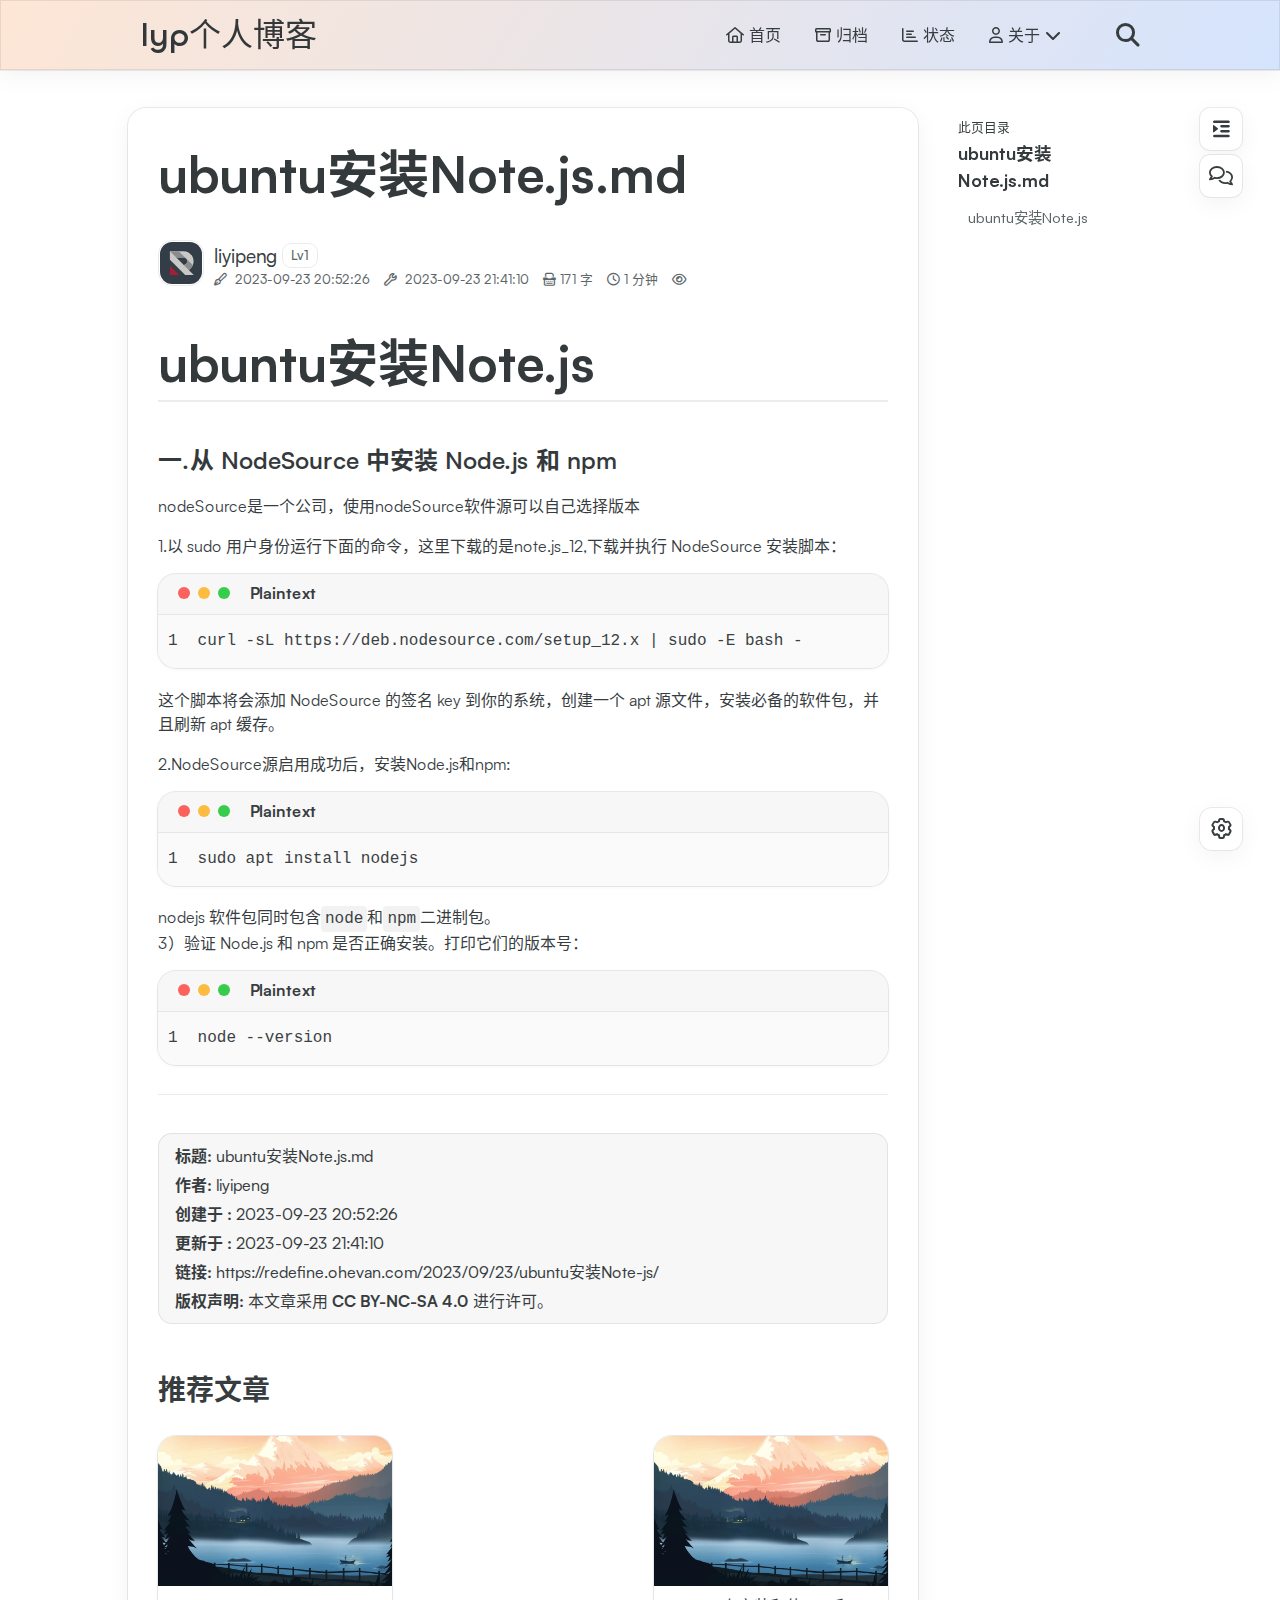
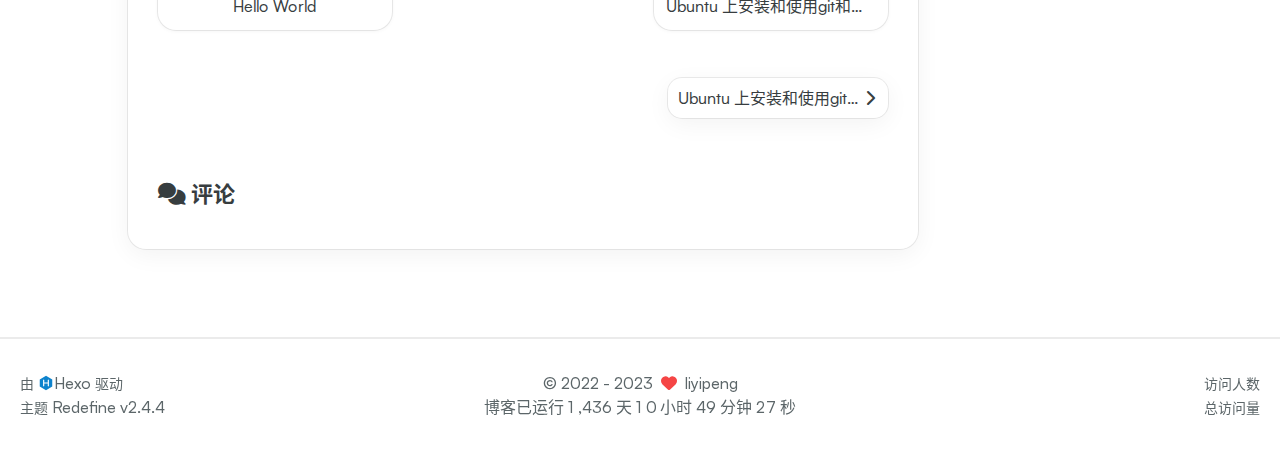
<file: 2023/09/23/ubuntu安装Note-js/index.html>
<!DOCTYPE html>
<html lang="zh-CN">
<head>
    <meta charset="utf-8">
    <meta name="viewport" content="width=device-width, initial-scale=1">
    <meta name="keywords" content="Hexo Theme Redefine">
    
    <meta name="author" content="liyipeng">
    <!-- preconnect -->
    <link rel="preconnect" href="https://fonts.googleapis.com">
    <link rel="preconnect" href="https://fonts.gstatic.com" crossorigin>
    
    
    <!--- Seo Part-->
    
    <link rel="canonical" href="http://example.com/2023/09/23/ubuntu安装note-js/"/>
    <meta name="robots" content="index,follow">
    <meta name="googlebot" content="index,follow">
    <meta name="revisit-after" content="1 days">
    
        <meta name="description" content="ubuntu安装Note.js一.从 NodeSource 中安装 Node.js 和 npmnodeSource是一个公司，使用nodeSource软件源可以自己选择版本 1.以 sudo 用户身份运行下面的命令，这里下载的是note.js_12,下载并执行 NodeSource 安装脚本： 1curl -sL https:&#x2F;&#x2F;deb.nodesource.com&#x2F;setup_12.x | su">
<meta property="og:type" content="article">
<meta property="og:title" content="ubuntu安装Note.js.md">
<meta property="og:url" content="http://example.com/2023/09/23/ubuntu%E5%AE%89%E8%A3%85Note-js/index.html">
<meta property="og:site_name" content="Hexo">
<meta property="og:description" content="ubuntu安装Note.js一.从 NodeSource 中安装 Node.js 和 npmnodeSource是一个公司，使用nodeSource软件源可以自己选择版本 1.以 sudo 用户身份运行下面的命令，这里下载的是note.js_12,下载并执行 NodeSource 安装脚本： 1curl -sL https:&#x2F;&#x2F;deb.nodesource.com&#x2F;setup_12.x | su">
<meta property="og:locale" content="zh_CN">
<meta property="article:published_time" content="2023-09-23T12:52:26.000Z">
<meta property="article:modified_time" content="2023-09-23T13:41:10.427Z">
<meta property="article:author" content="John Doe">
<meta name="twitter:card" content="summary">
    
    
        <!-- Google tag (gtag.js) -->
        <script src="https://www.googletagmanager.com/gtag/js?id="></script>
        <script>
        window.dataLayer = window.dataLayer || [];
        function gtag(){dataLayer.push(arguments);}
        gtag('js', new Date());

        gtag('config', '');
        </script>
    
    <!--- Icon Part-->
    <link rel="icon" type="image/png" href="/images/redefine-favicon.svg" sizes="192x192">
    <link rel="apple-touch-icon" sizes="180x180" href="/images/redefine-favicon.svg">
    <meta name="theme-color" content="#A31F34">
    <link rel="shortcut icon" href="/images/redefine-favicon.svg">
    <!--- Page Info-->
    
    <title>
        
            ubuntu安装Note.js.md -
        
        lyp个人博客
    </title>
    
<link rel="stylesheet" href="/css/style.css">


    
        
<link rel="stylesheet" href="/css/build/styles.css">

    

    
<link rel="stylesheet" href="/fonts/fonts.css">

    
<link rel="stylesheet" href="/fonts/Satoshi/satoshi.css">

    
<link rel="stylesheet" href="/fonts/Chillax/chillax.css">

    <!--- Font Part-->
    
    
    
        <link href="" rel="stylesheet">
    
    

    <!--- Inject Part-->
    
    <script id="hexo-configurations">
    let Global = window.Global || {};
    Global.hexo_config = {"hostname":"example.com","root":"/","language":"zh-CN","path":"search.xml"};
    Global.theme_config = {"articles":{"style":{"font_size":"16px","line_height":1.5,"image_border_radius":"14px","image_alignment":"center","image_caption":false,"link_icon":true},"word_count":{"enable":true,"count":true,"min2read":true},"author_label":{"enable":true,"auto":false,"list":[]},"code_block":{"copy":true,"style":"mac","font":{"enable":false,"family":null,"url":null}},"toc":{"enable":true,"max_depth":3,"number":false,"expand":true,"init_open":true},"copyright":true,"lazyload":true,"recommendation":{"enable":true,"title":"推荐文章","limit":5,"mobile_limit":4,"placeholder":"/images/wallhaven-wqery6-light.webp","skip_dirs":[]}},"colors":{"primary":"#A31F34","secondary":null},"global":{"fonts":{"chinese":{"enable":true,"family":null,"url":null},"english":{"enable":false,"family":null,"url":null}},"content_max_width":"1000px","sidebar_width":"210px","hover":{"shadow":true,"scale":true},"scroll_progress":{"bar":true,"percentage":true},"website_counter":{"url":"https://busuanzi.ibruce.info/busuanzi/2.3/busuanzi.pure.mini.js","enable":true,"site_pv":true,"site_uv":true,"post_pv":true},"single_page":true,"open_graph":true,"google_analytics":{"enable":true,"id":null}},"home_banner":{"enable":true,"style":"fixed","image":{"light":"/images/wallhaven-wqery6-light.webp","dark":"/images/wallhaven-wqery6-dark.webp"},"title":"lyp blog","subtitle":{"text":["获得自由的关键在于不断成为真正的自己。","过去无可挽回，未来可以改变。"],"hitokoto":{"enable":false,"api":"https://v1.hitokoto.cn"},"typing_speed":150,"backing_speed":100,"starting_delay":560,"backing_delay":1500,"loop":true,"smart_backspace":true},"text_color":{"light":"#fff","dark":"#d1d1b6"},"text_style":{"title_size":"2.8rem","subtitle_size":"1.5rem","line_height":1.2},"custom_font":{"enable":false,"family":null,"url":null},"social_links":{"enable":true,"links":{"github":"https://github.com/duye-48","instagram":null,"zhihu":null,"twitter":null,"email":"3145352918@qq.com","qq":3145352918},"qrs":{"weixin":null}}},"plugins":{"feed":{"enable":false},"aplayer":{"enable":false,"type":"fixed","audios":[{"name":null,"artist":null,"url":null,"cover":null}]},"mermaid":{"enable":false,"version":"9.3.0"}},"version":"2.4.4","navbar":{"auto_hide":true,"color":{"left":"#f78736","right":"#367df7","transparency":35},"links":{"Home":{"path":"/","icon":"fa-regular fa-house"},"Archives":{"path":"/archives","icon":"fa-regular fa-archive"},"Status":{"path":"https://status.evanluo.top/","icon":"fa-regular fa-chart-bar"},"About":{"icon":"fa-regular fa-user","submenus":{"Me":"/about","Github":"https://github.com/EvanNotFound/hexo-theme-redefine"}}},"search":{"enable":true,"preload":true}},"page_templates":{"friends_column":2,"tags_style":"blur"},"home":{"sidebar":{"enable":true,"position":"left","first_item":"menu","announcement":null,"links":{"Archives":{"path":"/archives","icon":"fa-regular fa-archive"},"Tags":{"path":"/tags","icon":"fa-regular fa-tags"},"Categories":{"path":"/categories","icon":"fa-regular fa-folder"}}},"article_date_format":"auto","categories":{"enable":true,"limit":3},"tags":{"enable":true,"limit":3}},"footerStart":"2022/8/17 11:45:14"};
    Global.language_ago = {"second":"%s 秒前","minute":"%s 分钟前","hour":"%s 小时前","day":"%s 天前","week":"%s 周前","month":"%s 个月前","year":"%s 年前"};
    Global.data_config = {"masonry":false};
  </script>
    
    <!--- Fontawesome Part-->
    
<link rel="stylesheet" href="/fontawesome/fontawesome.min.css">

    
<link rel="stylesheet" href="/fontawesome/brands.min.css">

    
<link rel="stylesheet" href="/fontawesome/solid.min.css">

    
<link rel="stylesheet" href="/fontawesome/regular.min.css">

    
    
    
    
<meta name="generator" content="Hexo 6.3.0"></head>


<body>
<div class="progress-bar-container">
    
        <span class="scroll-progress-bar"></span>
    

    
        <span class="pjax-progress-bar"></span>
        <span class="swup-progress-icon">
            <i class="fa-solid fa-circle-notch fa-spin"></i>
        </span>
    
</div>


<main class="page-container" id="swup">

    

    <div class="main-content-container">


        <div class="main-content-header">
            <header class="navbar-container">
    
    <div class="navbar-content">
        <div class="left">
            
            <a class="logo-title" href="http://example.com/">
                
                lyp个人博客
                
            </a>
        </div>

        <div class="right">
            <!-- PC -->
            <div class="desktop">
                <ul class="navbar-list">
                    
                        
                            <li class="navbar-item">
                                <!-- Menu -->
                                <a class="" 
                                    href="/"  >
                                    
                                        
                                            <i class="fa-regular fa-house"></i>
                                        
                                        首页
                                    
                                </a>
                                <!-- Submenu -->
                                
                            </li>
                    
                        
                            <li class="navbar-item">
                                <!-- Menu -->
                                <a class="" 
                                    href="/archives"  >
                                    
                                        
                                            <i class="fa-regular fa-archive"></i>
                                        
                                        归档
                                    
                                </a>
                                <!-- Submenu -->
                                
                            </li>
                    
                        
                            <li class="navbar-item">
                                <!-- Menu -->
                                <a class="" 
                                    target="_blank" rel="noopener" href="https://status.evanluo.top/"  >
                                    
                                        
                                            <i class="fa-regular fa-chart-bar"></i>
                                        
                                        状态
                                    
                                </a>
                                <!-- Submenu -->
                                
                            </li>
                    
                        
                            <li class="navbar-item">
                                <!-- Menu -->
                                <a class="has-dropdown" 
                                    href="#" onClick="return false;">
                                    
                                        
                                            <i class="fa-regular fa-user"></i>
                                        
                                        关于&nbsp;<i class="fa-solid fa-chevron-down"></i>
                                    
                                </a>
                                <!-- Submenu -->
                                
                                    <ul class="sub-menu">
                                    
                                        <li>
                                        <a href="/about">ME
                                        </a>
                                        </li>
                                    
                                        <li>
                                        <a target="_blank" rel="noopener" href="https://github.com/EvanNotFound/hexo-theme-redefine">GITHUB
                                        </a>
                                        </li>
                                    
                                    </ul>
                                
                            </li>
                    
                    
                        <li class="navbar-item search search-popup-trigger">
                            <i class="fa-solid fa-magnifying-glass"></i>
                        </li>
                    
                </ul>
            </div>
            <!-- Mobile -->
            <div class="mobile">
                
                    <div class="icon-item search search-popup-trigger"><i class="fa-solid fa-magnifying-glass"></i></div>
                
                <div class="icon-item navbar-bar">
                    <div class="navbar-bar-middle"></div>
                </div>
            </div>
        </div>
    </div>

    <!-- Mobile drawer -->
    <div class="navbar-drawer w-full absolute top-0 left-0 bg-background-color">
        <ul class="drawer-navbar-list flex flex-col justify-start items-center">
            
                
                    <li class="drawer-navbar-item text-base my-1.5 flex justify-center items-center">
                        <a class="rounded-3xl py-1.5 px-5 hover:border hover:!text-primary active:!text-primary group " 
                        href="/"  >
                             
                                
                                    <i class="fa-regular fa-house"></i>
                                
                                首页
                            
                        </a>
                    </li>
                    <!-- Submenu -->
                    
            
                
                    <li class="drawer-navbar-item text-base my-1.5 flex justify-center items-center">
                        <a class="rounded-3xl py-1.5 px-5 hover:border hover:!text-primary active:!text-primary group " 
                        href="/archives"  >
                             
                                
                                    <i class="fa-regular fa-archive"></i>
                                
                                归档
                            
                        </a>
                    </li>
                    <!-- Submenu -->
                    
            
                
                    <li class="drawer-navbar-item text-base my-1.5 flex justify-center items-center">
                        <a class="rounded-3xl py-1.5 px-5 hover:border hover:!text-primary active:!text-primary group " 
                        target="_blank" rel="noopener" href="https://status.evanluo.top/"  >
                             
                                
                                    <i class="fa-regular fa-chart-bar"></i>
                                
                                状态
                            
                        </a>
                    </li>
                    <!-- Submenu -->
                    
            
                
                    <li class="drawer-navbar-item text-base my-1.5 flex justify-center items-center">
                        <a class="rounded-3xl py-1.5 px-5 hover:border hover:!text-primary active:!text-primary group has-dropdown" 
                        href="#" onClick="return false;">
                            
                                
                                    <i class="fa-regular fa-user"></i>
                                
                                关于&nbsp;<i class="group-hover:rotate-180 transition-transform fa-solid fa-chevron-down"></i>
                            
                        </a>
                    </li>
                    <!-- Submenu -->
                              
                        
                            <li class="text-base flex justify-center items-center hover:underline active:underline hover:underline-offset-1 rounded-3xl">
                                <a class="py-0.5" href="/about">ME</a>
                            </li>
                        
                            <li class="text-base flex justify-center items-center hover:underline active:underline hover:underline-offset-1 rounded-3xl">
                                <a class="py-0.5" target="_blank" rel="noopener" href="https://github.com/EvanNotFound/hexo-theme-redefine">GITHUB</a>
                            </li>
                        
                    
            

        </ul>
    </div>

    <div class="window-mask"></div>

</header>


        </div>

        <div class="main-content-body">

            

            <div class="main-content">

                
                    <div class="post-page-container">
    <div class="article-content-container">

        <div class="article-title">
            
                <h1 class="article-title-regular">ubuntu安装Note.js.md</h1>
            
            </div>
            
                    
        
        
            <div class="article-header">
                <div class="avatar">
                    <img src="/images/redefine-avatar.svg">
                </div>
                <div class="info">
                    <div class="author">
                        <span class="name">liyipeng</span>
                        
                            <span class="author-label">Lv1</span>
                        
                    </div>
                    <div class="meta-info">
                        <div class="article-meta-info">
    <span class="article-date article-meta-item">
        <i class="fa-regular fa-pen-fancy"></i>&nbsp;
        <span class="desktop">2023-09-23 20:52:26</span>
        <span class="mobile">2023-09-23 20:52:26</span>
        <span class="hover-info">创建</span>
    </span>
    
        <span class="article-date article-meta-item">
            <i class="fa-regular fa-wrench"></i>&nbsp;
            <span class="desktop">2023-09-23 21:41:10</span>
            <span class="mobile">2023-09-23 21:41:10</span>
            <span class="hover-info">更新</span>
        </span>
    

    
    

    
    
        <span class="article-wordcount article-meta-item">
            <i class="fa-regular fa-typewriter"></i>&nbsp;<span>171 字</span>
        </span>
    
    
        <span class="article-min2read article-meta-item">
            <i class="fa-regular fa-clock"></i>&nbsp;<span>1 分钟</span>
        </span>
    
    
        <span class="article-pv article-meta-item">
            <i class="fa-regular fa-eye"></i>&nbsp;<span id="busuanzi_value_page_pv"></span>
        </span>
    
</div>

                    </div>
                </div>
            </div>
        

        


        <div class="article-content markdown-body">
            <h1 id="ubuntu安装Note-js"><a href="#ubuntu安装Note-js" class="headerlink" title="ubuntu安装Note.js"></a>ubuntu安装Note.js</h1><h4 id="一-从-NodeSource-中安装-Node-js-和-npm"><a href="#一-从-NodeSource-中安装-Node-js-和-npm" class="headerlink" title="一.从 NodeSource 中安装 Node.js 和 npm"></a>一.从 NodeSource 中安装 Node.js 和 npm</h4><p>nodeSource是一个公司，使用nodeSource软件源可以自己选择版本</p>
<p>1.以 sudo 用户身份运行下面的命令，这里下载的是note.js_12,下载并执行 NodeSource 安装脚本：</p>
<div class="highlight-container" data-rel="Plaintext"><figure class="iseeu highlight plaintext"><table><tr><td class="gutter"><pre><span class="line">1</span><br></pre></td><td class="code"><pre><span class="line">curl -sL https://deb.nodesource.com/setup_12.x | sudo -E bash -</span><br></pre></td></tr></table></figure></div>

<p>这个脚本将会添加 NodeSource 的签名 key 到你的系统，创建一个 apt 源文件，安装必备的软件包，并且刷新 apt 缓存。</p>
<p>2.NodeSource源启用成功后，安装Node.js和npm:</p>
<div class="highlight-container" data-rel="Plaintext"><figure class="iseeu highlight plaintext"><table><tr><td class="gutter"><pre><span class="line">1</span><br></pre></td><td class="code"><pre><span class="line">sudo apt install nodejs</span><br></pre></td></tr></table></figure></div>

<p>nodejs 软件包同时包含<code>node</code>和<code>npm</code>二进制包。<br>3）验证 Node.js 和 npm 是否正确安装。打印它们的版本号：</p>
<div class="highlight-container" data-rel="Plaintext"><figure class="iseeu highlight plaintext"><table><tr><td class="gutter"><pre><span class="line">1</span><br></pre></td><td class="code"><pre><span class="line">node --version</span><br></pre></td></tr></table></figure></div>


        </div>

        
            <div class="post-copyright-info">
                <div class="article-copyright-info-container">
    <ul>
        <li><strong>标题:</strong> ubuntu安装Note.js.md</li>
        <li><strong>作者:</strong> liyipeng</li>
        <li><strong>创建于
                :</strong> 2023-09-23 20:52:26</li>
        
            <li>
                <strong>更新于
                    :</strong> 2023-09-23 21:41:10
            </li>
        
        <li>
            <strong>链接:</strong> https://redefine.ohevan.com/2023/09/23/ubuntu安装Note-js/
        </li>
        <li>
            <strong>
                版权声明:
            </strong>
            
            本文章采用 <a class="license" target="_blank" rel="noopener" href="https://creativecommons.org/licenses/by-nc-sa/4.0/deed.zh">CC BY-NC-SA 4.0</a> 进行许可。
            

        </li>
    </ul>
</div>

            </div>
        

        

        
  <div class="recommended-article">
   <div class="recommended-desktop">
    <div class="recommended-article-header">
     <i aria-hidden="true"></i><span>推荐文章</span>
    </div>
    <div class="recommended-article-group"><a class="recommended-article-item" href="/2023/09/23/hello-world/" title="Hello World" rel="bookmark">
  <img src="/images/wallhaven-wqery6-light.webp" alt="Hello World" class="!max-w-none">
  <span class="title">Hello World</span>
</a><a class="recommended-article-item" href="/2023/09/23/ubuntu上安装和使用git和github/" title="Ubuntu 上安装和使用git和github.md" rel="bookmark">
  <img src="/images/wallhaven-wqery6-light.webp" alt="Ubuntu 上安装和使用git和github.md" class="!max-w-none">
  <span class="title">Ubuntu 上安装和使用git和github.md</span>
</a></div>
   </div>
   <div class="recommended-mobile">
   <div class="recommended-article-header">
     <i aria-hidden="true"></i><span>推荐文章</span>
   </div>
   <div class="recommended-article-group"><a class="recommended-article-item" href="/2023/09/23/hello-world/" title="Hello World" rel="bookmark">
  <img src="/images/wallhaven-wqery6-light.webp" alt="Hello World" class="!max-w-none">
  <span class="title">Hello World</span>
</a><a class="recommended-article-item" href="/2023/09/23/ubuntu上安装和使用git和github/" title="Ubuntu 上安装和使用git和github.md" rel="bookmark">
  <img src="/images/wallhaven-wqery6-light.webp" alt="Ubuntu 上安装和使用git和github.md" class="!max-w-none">
  <span class="title">Ubuntu 上安装和使用git和github.md</span>
</a></div>
   </div>
  </div>

        
            <div class="article-nav">
                
                
                    <div class="article-next">
                        <a class="next"
                        rel="next"
                        href="/2023/09/23/ubuntu%E4%B8%8A%E5%AE%89%E8%A3%85%E5%92%8C%E4%BD%BF%E7%94%A8git%E5%92%8Cgithub/"
                        >
                            <span class="title flex justify-center items-center">
                                <span class="post-nav-title-item">Ubuntu 上安装和使用git和github.md</span>
                                <span class="post-nav-item">下一篇</span>
                            </span>
                            <span class="right arrow-icon flex justify-center items-center">
                                <i class="fa-solid fa-chevron-right"></i>
                            </span>
                        </a>
                    </div>
                
            </div>
        


        
            <div class="comment-container">
                <div class="comments-container pjax">
    <div id="comment-anchor"></div>
    <div class="comment-area-title">
        <i class="fa-solid fa-comments"></i>&nbsp;评论
    </div>
    

        
            
 
    <div id="waline"></div>
    <script type="module"  data-swup-reload-script>
        import { init } from 'https://evan.beee.top/js/waline.mjs';

        function loadWaline() {
            init({
                el: '#waline',
                serverURL: 'https://example.example.com',
                lang: 'zh-CN',
                dark: 'body[class~="dark-mode"]',
                requiredMeta: ['nick','mail'], // cannot customize by theme config, change it yourself
            });
        }

        if ('true') {
            const loadWalineTimeout = setTimeout(() => {
                loadWaline();
                clearTimeout(loadWalineTimeout);
            }, 1000);
        } else {
            window.addEventListener('DOMContentLoaded', loadWaline);
        }
        
    </script>



        
    
</div>

            </div>
        
    </div>

    
        <div class="toc-content-container">
            <div class="post-toc-wrap">
    <div class="post-toc">
        <div class="toc-title">此页目录</div>
        <div class="page-title">ubuntu安装Note.js.md</div>
        <ol class="nav"><li class="nav-item nav-level-1"><a class="nav-link" href="#ubuntu%E5%AE%89%E8%A3%85Note-js"><span class="nav-text">ubuntu安装Note.js</span></a></li></ol>

    </div>
</div>
        </div>
    
</div>



                

            </div>

            

        </div>

        <div class="main-content-footer">
            <footer class="footer mt-5 py-5 h-auto text-base text-third-text-color relative border-t-2 border-t-border-color">
    <div class="info-container py-3 text-center">
        
        <div class="text-center">
            &copy;
            
              <span>2022</span>
              -
            
            2023&nbsp;&nbsp;<i class="fa-solid fa-heart fa-beat" style="--fa-animation-duration: 0.5s; color: #f54545"></i>&nbsp;&nbsp;<a href="/">liyipeng</a>
        </div>
        
            <script data-swup-reload-script src="https://busuanzi.ibruce.info/busuanzi/2.3/busuanzi.pure.mini.js"></script>
            <div class="relative text-center lg:absolute lg:right-[20px] lg:top-1/2 lg:-translate-y-1/2 lg:text-right">
                
                    <span id="busuanzi_container_site_uv" class="lg:!block">
                        <span class="text-sm">访问人数</span>
                        <span id="busuanzi_value_site_uv"></span>
                    </span>
                
                
                    <span id="busuanzi_container_site_pv" class="lg:!block">
                        <span class="text-sm">总访问量</span>
                        <span id="busuanzi_value_site_pv"></span>
                    </span>
                
            </div>
        
        <div class="relative text-center lg:absolute lg:left-[20px] lg:top-1/2 lg:-translate-y-1/2 lg:text-left">
            <span class="lg:block text-sm">由 <?xml version="1.0" encoding="utf-8"?><!DOCTYPE svg PUBLIC "-//W3C//DTD SVG 1.1//EN" "http://www.w3.org/Graphics/SVG/1.1/DTD/svg11.dtd"><svg class="relative top-[2px] inline-block align-baseline" version="1.1" id="圖層_1" xmlns="http://www.w3.org/2000/svg" xmlns:xlink="http://www.w3.org/1999/xlink" x="0px" y="0px" width="1rem" height="1rem" viewBox="0 0 512 512" enable-background="new 0 0 512 512" xml:space="preserve"><path fill="#0E83CD" d="M256.4,25.8l-200,115.5L56,371.5l199.6,114.7l200-115.5l0.4-230.2L256.4,25.8z M349,354.6l-18.4,10.7l-18.6-11V275H200v79.6l-18.4,10.7l-18.6-11v-197l18.5-10.6l18.5,10.8V237h112v-79.6l18.5-10.6l18.5,10.8V354.6z"/></svg><a target="_blank" class="text-base" href="https://hexo.io">Hexo</a> 驱动</span>
            <span class="text-sm lg:block">主题&nbsp;<a class="text-base" target="_blank" href="https://github.com/EvanNotFound/hexo-theme-redefine">Redefine v2.4.4</a></span>
        </div>
        
        
            <div>
                博客已运行 <span class="odometer" id="runtime_days" ></span> 天 <span class="odometer" id="runtime_hours"></span> 小时 <span class="odometer" id="runtime_minutes"></span> 分钟 <span class="odometer" id="runtime_seconds"></span> 秒
            </div>
        
        
            <script data-swup-reload-script>
                try {
                    function odometer_init() {
                    const elements = document.querySelectorAll('.odometer');
                    elements.forEach(el => {
                        new Odometer({
                            el,
                            format: '( ddd).dd',
                            duration: 200
                        });
                    });
                    }
                    odometer_init();
                } catch (error) {}
            </script>
        
        
        
    </div>  
</footer>
        </div>
    </div>

    
        <div class="post-tools">
            <div class="post-tools-container">
    <ul class="article-tools-list">
        <!-- TOC aside toggle -->
        
            <li class="right-bottom-tools page-aside-toggle">
                <i class="fa-regular fa-outdent"></i>
            </li>
        

        <!-- go comment -->
        
            <li class="go-comment">
                <i class="fa-regular fa-comments"></i>
            </li>
        
    </ul>
</div>

        </div>
    

    <div class="right-side-tools-container">
        <div class="side-tools-container">
    <ul class="hidden-tools-list">
        <li class="right-bottom-tools tool-font-adjust-plus flex justify-center items-center">
            <i class="fa-regular fa-magnifying-glass-plus"></i>
        </li>

        <li class="right-bottom-tools tool-font-adjust-minus flex justify-center items-center">
            <i class="fa-regular fa-magnifying-glass-minus"></i>
        </li>

        <li class="right-bottom-tools tool-expand-width flex justify-center items-center">
            <i class="fa-regular fa-expand"></i>
        </li>

        <li class="right-bottom-tools tool-dark-light-toggle flex justify-center items-center">
            <i class="fa-regular fa-moon"></i>
        </li>

        <!-- rss -->
        

        

        <li class="right-bottom-tools tool-scroll-to-bottom flex justify-center items-center">
            <i class="fa-regular fa-arrow-down"></i>
        </li>
    </ul>

    <ul class="visible-tools-list">
        <li class="right-bottom-tools toggle-tools-list flex justify-center items-center">
            <i class="fa-regular fa-cog fa-spin"></i>
        </li>
        
            <li class="right-bottom-tools tool-scroll-to-top flex justify-center items-center">
                <i class="arrow-up fas fa-arrow-up"></i>
                <span class="percent"></span>
            </li>
        
        
    </ul>
</div>

    </div>

    <div class="image-viewer-container">
    <img src="">
</div>


    
        <div class="search-pop-overlay">
    <div class="popup search-popup">
        <div class="search-header">
          <span class="search-input-field-pre">
            <i class="fa-solid fa-keyboard"></i>
          </span>
            <div class="search-input-container">
                <input autocomplete="off"
                       autocorrect="off"
                       autocapitalize="off"
                       placeholder="搜索..."
                       spellcheck="false"
                       type="search"
                       class="search-input"
                >
            </div>
            <span class="popup-btn-close">
                <i class="fa-solid fa-times"></i>
            </span>
        </div>
        <div id="search-result">
            <div id="no-result">
                <i class="fa-solid fa-spinner fa-spin-pulse fa-5x fa-fw"></i>
            </div>
        </div>
    </div>
</div>

    

</main>


    
<script src="/js/libs/Swup.min.js"></script>

<script src="/js/libs/SwupSlideTheme.min.js"></script>

<script src="/js/libs/SwupScriptsPlugin.min.js"></script>

<script src="/js/libs/SwupProgressPlugin.min.js"></script>

<script src="/js/libs/SwupScrollPlugin.min.js"></script>

<script>
    const swup = new Swup({
        plugins: [
            new SwupScriptsPlugin({
                optin: true,
            }),
            new SwupProgressPlugin(),
            new SwupScrollPlugin({
                offset: 80,
            }),
            new SwupSlideTheme({
                mainElement: ".main-content-body",
            }),
        ],
        containers: ["#swup"],
    });

    swup.hooks.on("page:view", () => {
        Global.refresh();
    });

    // if (document.readyState === "complete") {
    //
    // } else {
    //     document.addEventListener("DOMContentLoaded", () => init());
    // }
</script>






<script src="/js/utils.js" type="module"></script>

<script src="/js/main.js" type="module"></script>

<script src="/js/layouts/navbarShrink.js" type="module"></script>

<script src="/js/tools/scrollTopBottom.js" type="module"></script>

<script src="/js/tools/lightDarkSwitch.js" type="module"></script>

<script src="/js/layouts/categoryList.js" type="module"></script>



    
<script src="/js/tools/localSearch.js"></script>




    
<script src="/js/tools/codeBlock.js"></script>




    
<script src="/js/layouts/lazyload.js"></script>




    
<script src="/js/tools/runtime.js"></script>

    
<script src="/js/libs/odometer.min.js"></script>

    
<link rel="stylesheet" href="/assets/odometer-theme-minimal.css">




  
<script src="/js/libs/Typed.min.js"></script>

  
<script src="/js/plugins/typed.js"></script>







<div class="post-scripts" data-swup-reload-script>
    
        
<script src="/js/libs/anime.min.js"></script>

        
<script src="/js/tools/tocToggle.js" type="module"></script>

<script src="/js/layouts/toc.js" type="module"></script>

<script src="/js/plugins/tabs.js" type="module"></script>

    
</div>


</body>
</html>
</file>
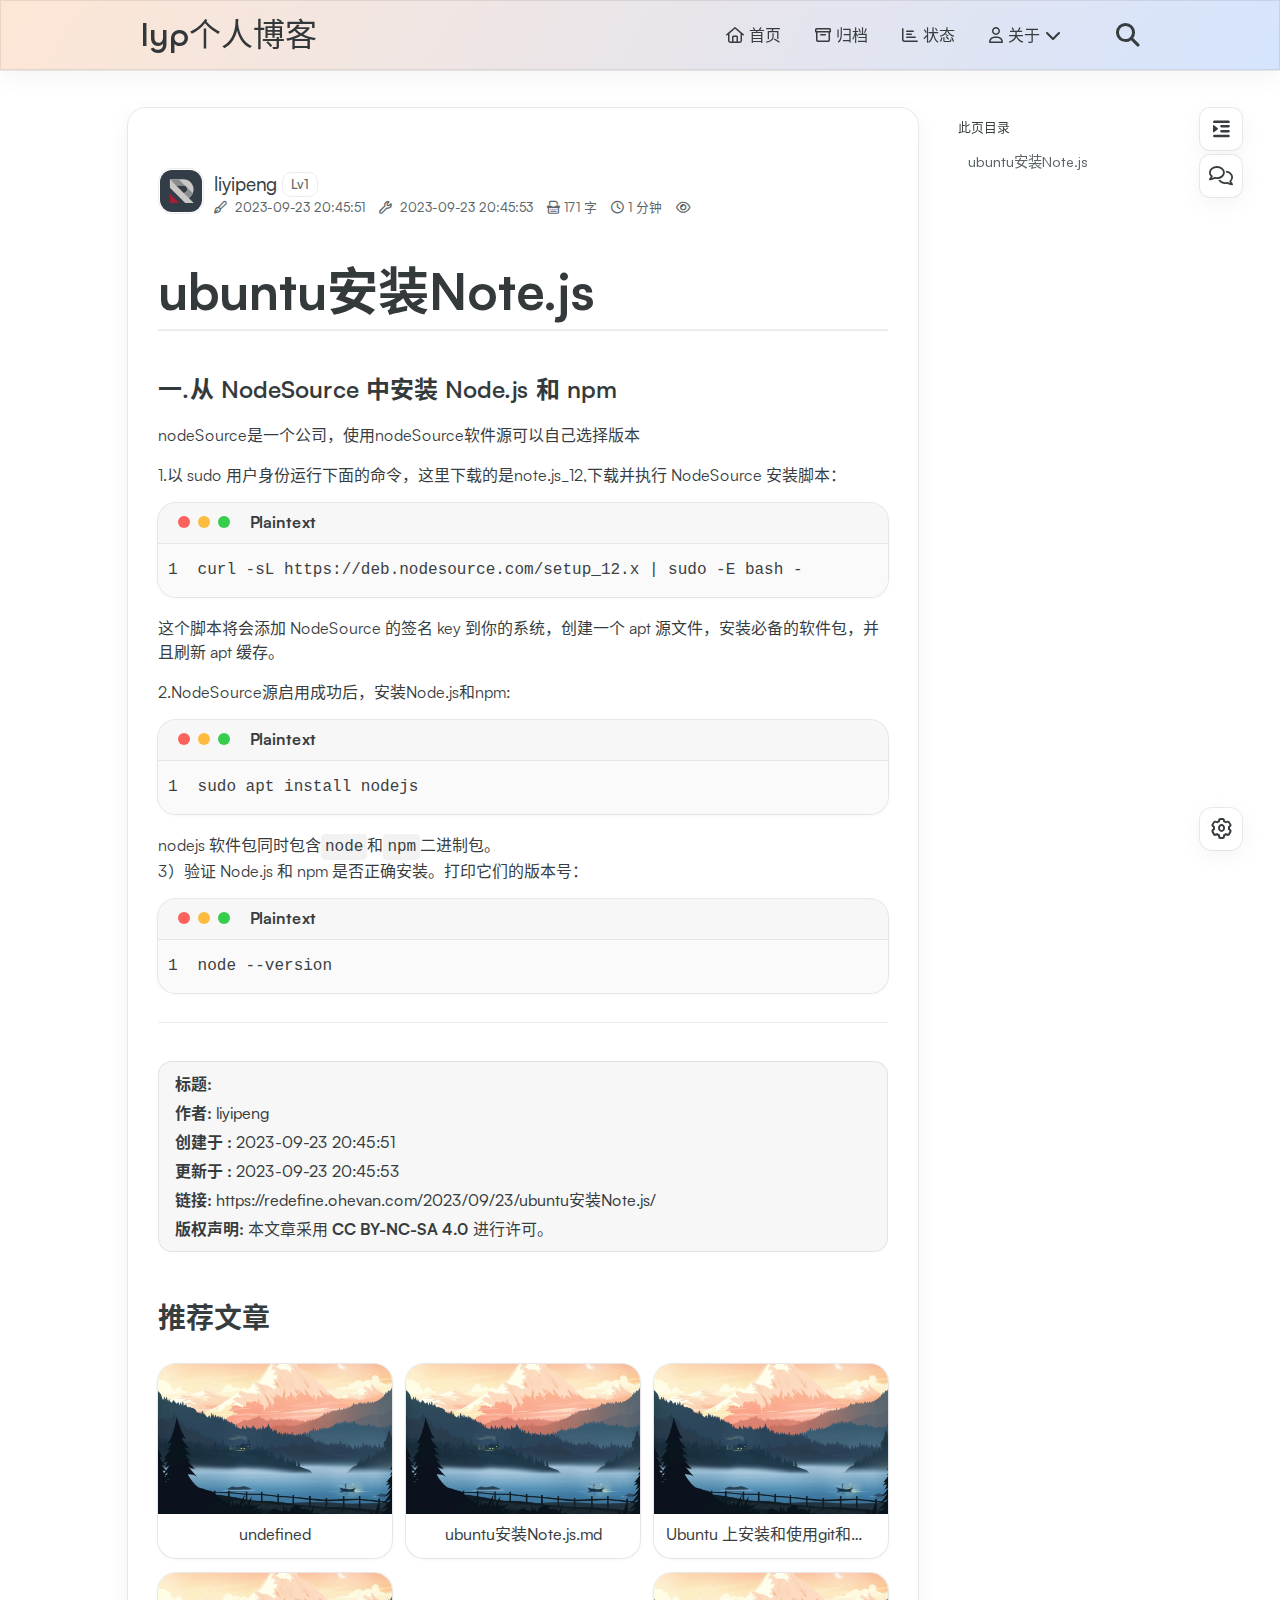
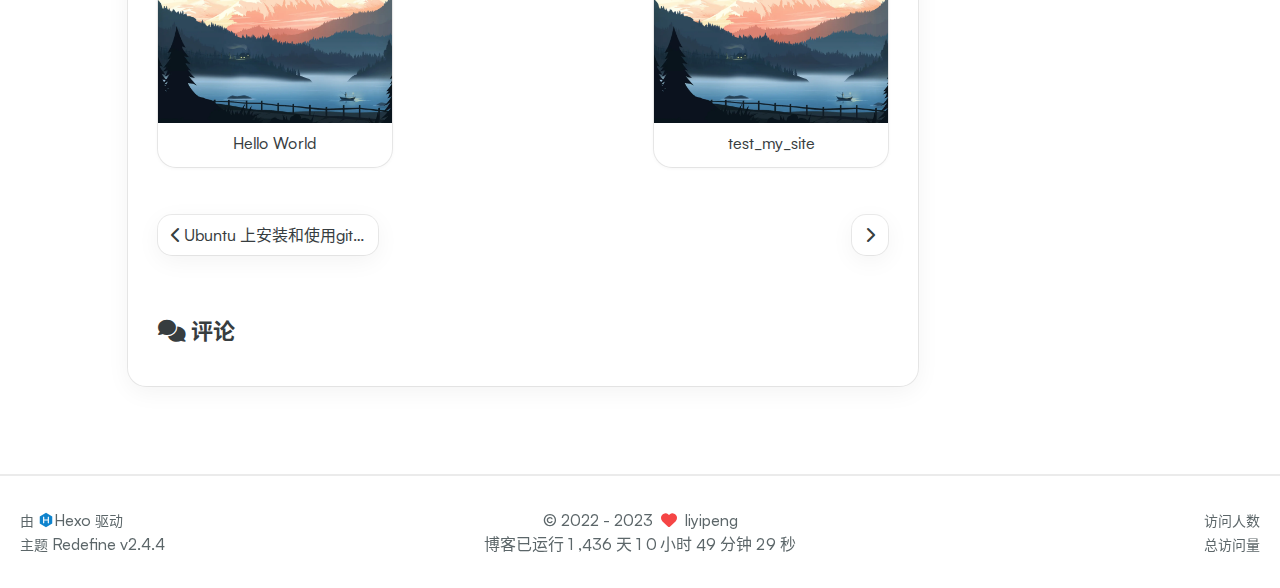
<file: 2023/09/23/ubuntu安装Note.js/index.html>
<!DOCTYPE html>
<html lang="zh-CN">
<head>
    <meta charset="utf-8">
    <meta name="viewport" content="width=device-width, initial-scale=1">
    <meta name="keywords" content="Hexo Theme Redefine">
    
    <meta name="author" content="liyipeng">
    <!-- preconnect -->
    <link rel="preconnect" href="https://fonts.googleapis.com">
    <link rel="preconnect" href="https://fonts.gstatic.com" crossorigin>
    
    
    <!--- Seo Part-->
    
    <link rel="canonical" href="http://example.com/2023/09/23/ubuntu安装note.js/"/>
    <meta name="robots" content="index,follow">
    <meta name="googlebot" content="index,follow">
    <meta name="revisit-after" content="1 days">
    
        <meta name="description" content="ubuntu安装Note.js一.从 NodeSource 中安装 Node.js 和 npmnodeSource是一个公司，使用nodeSource软件源可以自己选择版本 1.以 sudo 用户身份运行下面的命令，这里下载的是note.js_12,下载并执行 NodeSource 安装脚本： 1curl -sL https:&#x2F;&#x2F;deb.nodesource.com&#x2F;setup_12.x | su">
<meta property="og:type" content="article">
<meta property="og:title" content="Hexo">
<meta property="og:url" content="http://example.com/2023/09/23/ubuntu%E5%AE%89%E8%A3%85Note.js/index.html">
<meta property="og:site_name" content="Hexo">
<meta property="og:description" content="ubuntu安装Note.js一.从 NodeSource 中安装 Node.js 和 npmnodeSource是一个公司，使用nodeSource软件源可以自己选择版本 1.以 sudo 用户身份运行下面的命令，这里下载的是note.js_12,下载并执行 NodeSource 安装脚本： 1curl -sL https:&#x2F;&#x2F;deb.nodesource.com&#x2F;setup_12.x | su">
<meta property="og:locale" content="zh_CN">
<meta property="article:published_time" content="2023-09-23T12:45:51.853Z">
<meta property="article:modified_time" content="2023-09-23T12:45:53.025Z">
<meta property="article:author" content="John Doe">
<meta name="twitter:card" content="summary">
    
    
        <!-- Google tag (gtag.js) -->
        <script src="https://www.googletagmanager.com/gtag/js?id="></script>
        <script>
        window.dataLayer = window.dataLayer || [];
        function gtag(){dataLayer.push(arguments);}
        gtag('js', new Date());

        gtag('config', '');
        </script>
    
    <!--- Icon Part-->
    <link rel="icon" type="image/png" href="/images/redefine-favicon.svg" sizes="192x192">
    <link rel="apple-touch-icon" sizes="180x180" href="/images/redefine-favicon.svg">
    <meta name="theme-color" content="#A31F34">
    <link rel="shortcut icon" href="/images/redefine-favicon.svg">
    <!--- Page Info-->
    
    <title>
        
        lyp个人博客
    </title>
    
<link rel="stylesheet" href="/css/style.css">


    
        
<link rel="stylesheet" href="/css/build/styles.css">

    

    
<link rel="stylesheet" href="/fonts/fonts.css">

    
<link rel="stylesheet" href="/fonts/Satoshi/satoshi.css">

    
<link rel="stylesheet" href="/fonts/Chillax/chillax.css">

    <!--- Font Part-->
    
    
    
        <link href="" rel="stylesheet">
    
    

    <!--- Inject Part-->
    
    <script id="hexo-configurations">
    let Global = window.Global || {};
    Global.hexo_config = {"hostname":"example.com","root":"/","language":"zh-CN","path":"search.xml"};
    Global.theme_config = {"articles":{"style":{"font_size":"16px","line_height":1.5,"image_border_radius":"14px","image_alignment":"center","image_caption":false,"link_icon":true},"word_count":{"enable":true,"count":true,"min2read":true},"author_label":{"enable":true,"auto":false,"list":[]},"code_block":{"copy":true,"style":"mac","font":{"enable":false,"family":null,"url":null}},"toc":{"enable":true,"max_depth":3,"number":false,"expand":true,"init_open":true},"copyright":true,"lazyload":true,"recommendation":{"enable":true,"title":"推荐文章","limit":5,"mobile_limit":4,"placeholder":"/images/wallhaven-wqery6-light.webp","skip_dirs":[]}},"colors":{"primary":"#A31F34","secondary":null},"global":{"fonts":{"chinese":{"enable":true,"family":null,"url":null},"english":{"enable":false,"family":null,"url":null}},"content_max_width":"1000px","sidebar_width":"210px","hover":{"shadow":true,"scale":true},"scroll_progress":{"bar":true,"percentage":true},"website_counter":{"url":"https://busuanzi.ibruce.info/busuanzi/2.3/busuanzi.pure.mini.js","enable":true,"site_pv":true,"site_uv":true,"post_pv":true},"single_page":true,"open_graph":true,"google_analytics":{"enable":true,"id":null}},"home_banner":{"enable":true,"style":"fixed","image":{"light":"/images/wallhaven-wqery6-light.webp","dark":"/images/wallhaven-wqery6-dark.webp"},"title":"lyp blog","subtitle":{"text":["获得自由的关键在于不断成为真正的自己。","过去无可挽回，未来可以改变。"],"hitokoto":{"enable":false,"api":"https://v1.hitokoto.cn"},"typing_speed":150,"backing_speed":100,"starting_delay":560,"backing_delay":1500,"loop":true,"smart_backspace":true},"text_color":{"light":"#fff","dark":"#d1d1b6"},"text_style":{"title_size":"2.8rem","subtitle_size":"1.5rem","line_height":1.2},"custom_font":{"enable":false,"family":null,"url":null},"social_links":{"enable":true,"links":{"github":"https://github.com/duye-48","instagram":null,"zhihu":null,"twitter":null,"email":"3145352918@qq.com","qq":3145352918},"qrs":{"weixin":null}}},"plugins":{"feed":{"enable":false},"aplayer":{"enable":false,"type":"fixed","audios":[{"name":null,"artist":null,"url":null,"cover":null}]},"mermaid":{"enable":false,"version":"9.3.0"}},"version":"2.4.4","navbar":{"auto_hide":true,"color":{"left":"#f78736","right":"#367df7","transparency":35},"links":{"Home":{"path":"/","icon":"fa-regular fa-house"},"Archives":{"path":"/archives","icon":"fa-regular fa-archive"},"Status":{"path":"https://status.evanluo.top/","icon":"fa-regular fa-chart-bar"},"About":{"icon":"fa-regular fa-user","submenus":{"Me":"/about","Github":"https://github.com/EvanNotFound/hexo-theme-redefine"}}},"search":{"enable":true,"preload":true}},"page_templates":{"friends_column":2,"tags_style":"blur"},"home":{"sidebar":{"enable":true,"position":"left","first_item":"menu","announcement":null,"links":{"Archives":{"path":"/archives","icon":"fa-regular fa-archive"},"Tags":{"path":"/tags","icon":"fa-regular fa-tags"},"Categories":{"path":"/categories","icon":"fa-regular fa-folder"}}},"article_date_format":"auto","categories":{"enable":true,"limit":3},"tags":{"enable":true,"limit":3}},"footerStart":"2022/8/17 11:45:14"};
    Global.language_ago = {"second":"%s 秒前","minute":"%s 分钟前","hour":"%s 小时前","day":"%s 天前","week":"%s 周前","month":"%s 个月前","year":"%s 年前"};
    Global.data_config = {"masonry":false};
  </script>
    
    <!--- Fontawesome Part-->
    
<link rel="stylesheet" href="/fontawesome/fontawesome.min.css">

    
<link rel="stylesheet" href="/fontawesome/brands.min.css">

    
<link rel="stylesheet" href="/fontawesome/solid.min.css">

    
<link rel="stylesheet" href="/fontawesome/regular.min.css">

    
    
    
    
<meta name="generator" content="Hexo 6.3.0"></head>


<body>
<div class="progress-bar-container">
    
        <span class="scroll-progress-bar"></span>
    

    
        <span class="pjax-progress-bar"></span>
        <span class="swup-progress-icon">
            <i class="fa-solid fa-circle-notch fa-spin"></i>
        </span>
    
</div>


<main class="page-container" id="swup">

    

    <div class="main-content-container">


        <div class="main-content-header">
            <header class="navbar-container">
    
    <div class="navbar-content">
        <div class="left">
            
            <a class="logo-title" href="http://example.com/">
                
                lyp个人博客
                
            </a>
        </div>

        <div class="right">
            <!-- PC -->
            <div class="desktop">
                <ul class="navbar-list">
                    
                        
                            <li class="navbar-item">
                                <!-- Menu -->
                                <a class="" 
                                    href="/"  >
                                    
                                        
                                            <i class="fa-regular fa-house"></i>
                                        
                                        首页
                                    
                                </a>
                                <!-- Submenu -->
                                
                            </li>
                    
                        
                            <li class="navbar-item">
                                <!-- Menu -->
                                <a class="" 
                                    href="/archives"  >
                                    
                                        
                                            <i class="fa-regular fa-archive"></i>
                                        
                                        归档
                                    
                                </a>
                                <!-- Submenu -->
                                
                            </li>
                    
                        
                            <li class="navbar-item">
                                <!-- Menu -->
                                <a class="" 
                                    target="_blank" rel="noopener" href="https://status.evanluo.top/"  >
                                    
                                        
                                            <i class="fa-regular fa-chart-bar"></i>
                                        
                                        状态
                                    
                                </a>
                                <!-- Submenu -->
                                
                            </li>
                    
                        
                            <li class="navbar-item">
                                <!-- Menu -->
                                <a class="has-dropdown" 
                                    href="#" onClick="return false;">
                                    
                                        
                                            <i class="fa-regular fa-user"></i>
                                        
                                        关于&nbsp;<i class="fa-solid fa-chevron-down"></i>
                                    
                                </a>
                                <!-- Submenu -->
                                
                                    <ul class="sub-menu">
                                    
                                        <li>
                                        <a href="/about">ME
                                        </a>
                                        </li>
                                    
                                        <li>
                                        <a target="_blank" rel="noopener" href="https://github.com/EvanNotFound/hexo-theme-redefine">GITHUB
                                        </a>
                                        </li>
                                    
                                    </ul>
                                
                            </li>
                    
                    
                        <li class="navbar-item search search-popup-trigger">
                            <i class="fa-solid fa-magnifying-glass"></i>
                        </li>
                    
                </ul>
            </div>
            <!-- Mobile -->
            <div class="mobile">
                
                    <div class="icon-item search search-popup-trigger"><i class="fa-solid fa-magnifying-glass"></i></div>
                
                <div class="icon-item navbar-bar">
                    <div class="navbar-bar-middle"></div>
                </div>
            </div>
        </div>
    </div>

    <!-- Mobile drawer -->
    <div class="navbar-drawer w-full absolute top-0 left-0 bg-background-color">
        <ul class="drawer-navbar-list flex flex-col justify-start items-center">
            
                
                    <li class="drawer-navbar-item text-base my-1.5 flex justify-center items-center">
                        <a class="rounded-3xl py-1.5 px-5 hover:border hover:!text-primary active:!text-primary group " 
                        href="/"  >
                             
                                
                                    <i class="fa-regular fa-house"></i>
                                
                                首页
                            
                        </a>
                    </li>
                    <!-- Submenu -->
                    
            
                
                    <li class="drawer-navbar-item text-base my-1.5 flex justify-center items-center">
                        <a class="rounded-3xl py-1.5 px-5 hover:border hover:!text-primary active:!text-primary group " 
                        href="/archives"  >
                             
                                
                                    <i class="fa-regular fa-archive"></i>
                                
                                归档
                            
                        </a>
                    </li>
                    <!-- Submenu -->
                    
            
                
                    <li class="drawer-navbar-item text-base my-1.5 flex justify-center items-center">
                        <a class="rounded-3xl py-1.5 px-5 hover:border hover:!text-primary active:!text-primary group " 
                        target="_blank" rel="noopener" href="https://status.evanluo.top/"  >
                             
                                
                                    <i class="fa-regular fa-chart-bar"></i>
                                
                                状态
                            
                        </a>
                    </li>
                    <!-- Submenu -->
                    
            
                
                    <li class="drawer-navbar-item text-base my-1.5 flex justify-center items-center">
                        <a class="rounded-3xl py-1.5 px-5 hover:border hover:!text-primary active:!text-primary group has-dropdown" 
                        href="#" onClick="return false;">
                            
                                
                                    <i class="fa-regular fa-user"></i>
                                
                                关于&nbsp;<i class="group-hover:rotate-180 transition-transform fa-solid fa-chevron-down"></i>
                            
                        </a>
                    </li>
                    <!-- Submenu -->
                              
                        
                            <li class="text-base flex justify-center items-center hover:underline active:underline hover:underline-offset-1 rounded-3xl">
                                <a class="py-0.5" href="/about">ME</a>
                            </li>
                        
                            <li class="text-base flex justify-center items-center hover:underline active:underline hover:underline-offset-1 rounded-3xl">
                                <a class="py-0.5" target="_blank" rel="noopener" href="https://github.com/EvanNotFound/hexo-theme-redefine">GITHUB</a>
                            </li>
                        
                    
            

        </ul>
    </div>

    <div class="window-mask"></div>

</header>


        </div>

        <div class="main-content-body">

            

            <div class="main-content">

                
                    <div class="post-page-container">
    <div class="article-content-container">

        <div class="article-title">
            
                <h1 class="article-title-regular"></h1>
            
            </div>
            
                    
        
        
            <div class="article-header">
                <div class="avatar">
                    <img src="/images/redefine-avatar.svg">
                </div>
                <div class="info">
                    <div class="author">
                        <span class="name">liyipeng</span>
                        
                            <span class="author-label">Lv1</span>
                        
                    </div>
                    <div class="meta-info">
                        <div class="article-meta-info">
    <span class="article-date article-meta-item">
        <i class="fa-regular fa-pen-fancy"></i>&nbsp;
        <span class="desktop">2023-09-23 20:45:51</span>
        <span class="mobile">2023-09-23 20:45:51</span>
        <span class="hover-info">创建</span>
    </span>
    
        <span class="article-date article-meta-item">
            <i class="fa-regular fa-wrench"></i>&nbsp;
            <span class="desktop">2023-09-23 20:45:53</span>
            <span class="mobile">2023-09-23 20:45:53</span>
            <span class="hover-info">更新</span>
        </span>
    

    
    

    
    
        <span class="article-wordcount article-meta-item">
            <i class="fa-regular fa-typewriter"></i>&nbsp;<span>171 字</span>
        </span>
    
    
        <span class="article-min2read article-meta-item">
            <i class="fa-regular fa-clock"></i>&nbsp;<span>1 分钟</span>
        </span>
    
    
        <span class="article-pv article-meta-item">
            <i class="fa-regular fa-eye"></i>&nbsp;<span id="busuanzi_value_page_pv"></span>
        </span>
    
</div>

                    </div>
                </div>
            </div>
        

        


        <div class="article-content markdown-body">
            <h1 id="ubuntu安装Note-js"><a href="#ubuntu安装Note-js" class="headerlink" title="ubuntu安装Note.js"></a>ubuntu安装Note.js</h1><h4 id="一-从-NodeSource-中安装-Node-js-和-npm"><a href="#一-从-NodeSource-中安装-Node-js-和-npm" class="headerlink" title="一.从 NodeSource 中安装 Node.js 和 npm"></a>一.从 NodeSource 中安装 Node.js 和 npm</h4><p>nodeSource是一个公司，使用nodeSource软件源可以自己选择版本</p>
<p>1.以 sudo 用户身份运行下面的命令，这里下载的是note.js_12,下载并执行 NodeSource 安装脚本：</p>
<div class="highlight-container" data-rel="Plaintext"><figure class="iseeu highlight plaintext"><table><tr><td class="gutter"><pre><span class="line">1</span><br></pre></td><td class="code"><pre><span class="line">curl -sL https://deb.nodesource.com/setup_12.x | sudo -E bash -</span><br></pre></td></tr></table></figure></div>

<p>这个脚本将会添加 NodeSource 的签名 key 到你的系统，创建一个 apt 源文件，安装必备的软件包，并且刷新 apt 缓存。</p>
<p>2.NodeSource源启用成功后，安装Node.js和npm:</p>
<div class="highlight-container" data-rel="Plaintext"><figure class="iseeu highlight plaintext"><table><tr><td class="gutter"><pre><span class="line">1</span><br></pre></td><td class="code"><pre><span class="line">sudo apt install nodejs</span><br></pre></td></tr></table></figure></div>

<p>nodejs 软件包同时包含<code>node</code>和<code>npm</code>二进制包。<br>3）验证 Node.js 和 npm 是否正确安装。打印它们的版本号：</p>
<div class="highlight-container" data-rel="Plaintext"><figure class="iseeu highlight plaintext"><table><tr><td class="gutter"><pre><span class="line">1</span><br></pre></td><td class="code"><pre><span class="line">node --version</span><br></pre></td></tr></table></figure></div>
        </div>

        
            <div class="post-copyright-info">
                <div class="article-copyright-info-container">
    <ul>
        <li><strong>标题:</strong> </li>
        <li><strong>作者:</strong> liyipeng</li>
        <li><strong>创建于
                :</strong> 2023-09-23 20:45:51</li>
        
            <li>
                <strong>更新于
                    :</strong> 2023-09-23 20:45:53
            </li>
        
        <li>
            <strong>链接:</strong> https://redefine.ohevan.com/2023/09/23/ubuntu安装Note.js/
        </li>
        <li>
            <strong>
                版权声明:
            </strong>
            
            本文章采用 <a class="license" target="_blank" rel="noopener" href="https://creativecommons.org/licenses/by-nc-sa/4.0/deed.zh">CC BY-NC-SA 4.0</a> 进行许可。
            

        </li>
    </ul>
</div>

            </div>
        

        

        
  <div class="recommended-article">
   <div class="recommended-desktop">
    <div class="recommended-article-header">
     <i aria-hidden="true"></i><span>推荐文章</span>
    </div>
    <div class="recommended-article-group"><a class="recommended-article-item" href="/2023/09/23/Ubuntu 上安装和使用git和github/" title="undefined" rel="bookmark">
  <img src="/images/wallhaven-wqery6-light.webp" alt="undefined" class="!max-w-none">
  <span class="title">undefined</span>
</a><a class="recommended-article-item" href="/2023/09/23/ubuntu安装Note-js-md/" title="ubuntu安装Note.js.md" rel="bookmark">
  <img src="/images/wallhaven-wqery6-light.webp" alt="ubuntu安装Note.js.md" class="!max-w-none">
  <span class="title">ubuntu安装Note.js.md</span>
</a><a class="recommended-article-item" href="/2023/09/23/Ubuntu-上安装和使用git和github-md/" title="Ubuntu 上安装和使用git和github.md" rel="bookmark">
  <img src="/images/wallhaven-wqery6-light.webp" alt="Ubuntu 上安装和使用git和github.md" class="!max-w-none">
  <span class="title">Ubuntu 上安装和使用git和github.md</span>
</a><a class="recommended-article-item" href="/2023/09/23/hello-world/" title="Hello World" rel="bookmark">
  <img src="/images/wallhaven-wqery6-light.webp" alt="Hello World" class="!max-w-none">
  <span class="title">Hello World</span>
</a><a class="recommended-article-item" href="/2023/09/23/test-my-site/" title="test_my_site" rel="bookmark">
  <img src="/images/wallhaven-wqery6-light.webp" alt="test_my_site" class="!max-w-none">
  <span class="title">test_my_site</span>
</a></div>
   </div>
   <div class="recommended-mobile">
   <div class="recommended-article-header">
     <i aria-hidden="true"></i><span>推荐文章</span>
   </div>
   <div class="recommended-article-group"><a class="recommended-article-item" href="/2023/09/23/Ubuntu 上安装和使用git和github/" title="undefined" rel="bookmark">
  <img src="/images/wallhaven-wqery6-light.webp" alt="undefined" class="!max-w-none">
  <span class="title">undefined</span>
</a><a class="recommended-article-item" href="/2023/09/23/ubuntu安装Note-js-md/" title="ubuntu安装Note.js.md" rel="bookmark">
  <img src="/images/wallhaven-wqery6-light.webp" alt="ubuntu安装Note.js.md" class="!max-w-none">
  <span class="title">ubuntu安装Note.js.md</span>
</a><a class="recommended-article-item" href="/2023/09/23/Ubuntu-上安装和使用git和github-md/" title="Ubuntu 上安装和使用git和github.md" rel="bookmark">
  <img src="/images/wallhaven-wqery6-light.webp" alt="Ubuntu 上安装和使用git和github.md" class="!max-w-none">
  <span class="title">Ubuntu 上安装和使用git和github.md</span>
</a><a class="recommended-article-item" href="/2023/09/23/hello-world/" title="Hello World" rel="bookmark">
  <img src="/images/wallhaven-wqery6-light.webp" alt="Hello World" class="!max-w-none">
  <span class="title">Hello World</span>
</a></div>
   </div>
  </div>

        
            <div class="article-nav">
                
                    <div class="article-prev">
                        <a class="prev"
                        rel="prev"
                        href="/2023/09/23/Ubuntu-%E4%B8%8A%E5%AE%89%E8%A3%85%E5%92%8C%E4%BD%BF%E7%94%A8git%E5%92%8Cgithub-md/"
                        >
                            <span class="left arrow-icon flex justify-center items-center">
                                <i class="fa-solid fa-chevron-left"></i>
                            </span>
                            <span class="title flex justify-center items-center">
                                <span class="post-nav-title-item">Ubuntu 上安装和使用git和github.md</span>
                                <span class="post-nav-item">上一篇</span>
                            </span>
                        </a>
                    </div>
                
                
                    <div class="article-next">
                        <a class="next"
                        rel="next"
                        href="/2023/09/23/Ubuntu%20%E4%B8%8A%E5%AE%89%E8%A3%85%E5%92%8C%E4%BD%BF%E7%94%A8git%E5%92%8Cgithub/"
                        >
                            <span class="title flex justify-center items-center">
                                <span class="post-nav-title-item"></span>
                                <span class="post-nav-item">下一篇</span>
                            </span>
                            <span class="right arrow-icon flex justify-center items-center">
                                <i class="fa-solid fa-chevron-right"></i>
                            </span>
                        </a>
                    </div>
                
            </div>
        


        
            <div class="comment-container">
                <div class="comments-container pjax">
    <div id="comment-anchor"></div>
    <div class="comment-area-title">
        <i class="fa-solid fa-comments"></i>&nbsp;评论
    </div>
    

        
            
 
    <div id="waline"></div>
    <script type="module"  data-swup-reload-script>
        import { init } from 'https://evan.beee.top/js/waline.mjs';

        function loadWaline() {
            init({
                el: '#waline',
                serverURL: 'https://example.example.com',
                lang: 'zh-CN',
                dark: 'body[class~="dark-mode"]',
                requiredMeta: ['nick','mail'], // cannot customize by theme config, change it yourself
            });
        }

        if ('true') {
            const loadWalineTimeout = setTimeout(() => {
                loadWaline();
                clearTimeout(loadWalineTimeout);
            }, 1000);
        } else {
            window.addEventListener('DOMContentLoaded', loadWaline);
        }
        
    </script>



        
    
</div>

            </div>
        
    </div>

    
        <div class="toc-content-container">
            <div class="post-toc-wrap">
    <div class="post-toc">
        <div class="toc-title">此页目录</div>
        <div class="page-title"></div>
        <ol class="nav"><li class="nav-item nav-level-1"><a class="nav-link" href="#ubuntu%E5%AE%89%E8%A3%85Note-js"><span class="nav-text">ubuntu安装Note.js</span></a></li></ol>

    </div>
</div>
        </div>
    
</div>



                

            </div>

            

        </div>

        <div class="main-content-footer">
            <footer class="footer mt-5 py-5 h-auto text-base text-third-text-color relative border-t-2 border-t-border-color">
    <div class="info-container py-3 text-center">
        
        <div class="text-center">
            &copy;
            
              <span>2022</span>
              -
            
            2023&nbsp;&nbsp;<i class="fa-solid fa-heart fa-beat" style="--fa-animation-duration: 0.5s; color: #f54545"></i>&nbsp;&nbsp;<a href="/">liyipeng</a>
        </div>
        
            <script data-swup-reload-script src="https://busuanzi.ibruce.info/busuanzi/2.3/busuanzi.pure.mini.js"></script>
            <div class="relative text-center lg:absolute lg:right-[20px] lg:top-1/2 lg:-translate-y-1/2 lg:text-right">
                
                    <span id="busuanzi_container_site_uv" class="lg:!block">
                        <span class="text-sm">访问人数</span>
                        <span id="busuanzi_value_site_uv"></span>
                    </span>
                
                
                    <span id="busuanzi_container_site_pv" class="lg:!block">
                        <span class="text-sm">总访问量</span>
                        <span id="busuanzi_value_site_pv"></span>
                    </span>
                
            </div>
        
        <div class="relative text-center lg:absolute lg:left-[20px] lg:top-1/2 lg:-translate-y-1/2 lg:text-left">
            <span class="lg:block text-sm">由 <?xml version="1.0" encoding="utf-8"?><!DOCTYPE svg PUBLIC "-//W3C//DTD SVG 1.1//EN" "http://www.w3.org/Graphics/SVG/1.1/DTD/svg11.dtd"><svg class="relative top-[2px] inline-block align-baseline" version="1.1" id="圖層_1" xmlns="http://www.w3.org/2000/svg" xmlns:xlink="http://www.w3.org/1999/xlink" x="0px" y="0px" width="1rem" height="1rem" viewBox="0 0 512 512" enable-background="new 0 0 512 512" xml:space="preserve"><path fill="#0E83CD" d="M256.4,25.8l-200,115.5L56,371.5l199.6,114.7l200-115.5l0.4-230.2L256.4,25.8z M349,354.6l-18.4,10.7l-18.6-11V275H200v79.6l-18.4,10.7l-18.6-11v-197l18.5-10.6l18.5,10.8V237h112v-79.6l18.5-10.6l18.5,10.8V354.6z"/></svg><a target="_blank" class="text-base" href="https://hexo.io">Hexo</a> 驱动</span>
            <span class="text-sm lg:block">主题&nbsp;<a class="text-base" target="_blank" href="https://github.com/EvanNotFound/hexo-theme-redefine">Redefine v2.4.4</a></span>
        </div>
        
        
            <div>
                博客已运行 <span class="odometer" id="runtime_days" ></span> 天 <span class="odometer" id="runtime_hours"></span> 小时 <span class="odometer" id="runtime_minutes"></span> 分钟 <span class="odometer" id="runtime_seconds"></span> 秒
            </div>
        
        
            <script data-swup-reload-script>
                try {
                    function odometer_init() {
                    const elements = document.querySelectorAll('.odometer');
                    elements.forEach(el => {
                        new Odometer({
                            el,
                            format: '( ddd).dd',
                            duration: 200
                        });
                    });
                    }
                    odometer_init();
                } catch (error) {}
            </script>
        
        
        
    </div>  
</footer>
        </div>
    </div>

    
        <div class="post-tools">
            <div class="post-tools-container">
    <ul class="article-tools-list">
        <!-- TOC aside toggle -->
        
            <li class="right-bottom-tools page-aside-toggle">
                <i class="fa-regular fa-outdent"></i>
            </li>
        

        <!-- go comment -->
        
            <li class="go-comment">
                <i class="fa-regular fa-comments"></i>
            </li>
        
    </ul>
</div>

        </div>
    

    <div class="right-side-tools-container">
        <div class="side-tools-container">
    <ul class="hidden-tools-list">
        <li class="right-bottom-tools tool-font-adjust-plus flex justify-center items-center">
            <i class="fa-regular fa-magnifying-glass-plus"></i>
        </li>

        <li class="right-bottom-tools tool-font-adjust-minus flex justify-center items-center">
            <i class="fa-regular fa-magnifying-glass-minus"></i>
        </li>

        <li class="right-bottom-tools tool-expand-width flex justify-center items-center">
            <i class="fa-regular fa-expand"></i>
        </li>

        <li class="right-bottom-tools tool-dark-light-toggle flex justify-center items-center">
            <i class="fa-regular fa-moon"></i>
        </li>

        <!-- rss -->
        

        

        <li class="right-bottom-tools tool-scroll-to-bottom flex justify-center items-center">
            <i class="fa-regular fa-arrow-down"></i>
        </li>
    </ul>

    <ul class="visible-tools-list">
        <li class="right-bottom-tools toggle-tools-list flex justify-center items-center">
            <i class="fa-regular fa-cog fa-spin"></i>
        </li>
        
            <li class="right-bottom-tools tool-scroll-to-top flex justify-center items-center">
                <i class="arrow-up fas fa-arrow-up"></i>
                <span class="percent"></span>
            </li>
        
        
    </ul>
</div>

    </div>

    <div class="image-viewer-container">
    <img src="">
</div>


    
        <div class="search-pop-overlay">
    <div class="popup search-popup">
        <div class="search-header">
          <span class="search-input-field-pre">
            <i class="fa-solid fa-keyboard"></i>
          </span>
            <div class="search-input-container">
                <input autocomplete="off"
                       autocorrect="off"
                       autocapitalize="off"
                       placeholder="搜索..."
                       spellcheck="false"
                       type="search"
                       class="search-input"
                >
            </div>
            <span class="popup-btn-close">
                <i class="fa-solid fa-times"></i>
            </span>
        </div>
        <div id="search-result">
            <div id="no-result">
                <i class="fa-solid fa-spinner fa-spin-pulse fa-5x fa-fw"></i>
            </div>
        </div>
    </div>
</div>

    

</main>


    
<script src="/js/libs/Swup.min.js"></script>

<script src="/js/libs/SwupSlideTheme.min.js"></script>

<script src="/js/libs/SwupScriptsPlugin.min.js"></script>

<script src="/js/libs/SwupProgressPlugin.min.js"></script>

<script src="/js/libs/SwupScrollPlugin.min.js"></script>

<script>
    const swup = new Swup({
        plugins: [
            new SwupScriptsPlugin({
                optin: true,
            }),
            new SwupProgressPlugin(),
            new SwupScrollPlugin({
                offset: 80,
            }),
            new SwupSlideTheme({
                mainElement: ".main-content-body",
            }),
        ],
        containers: ["#swup"],
    });

    swup.hooks.on("page:view", () => {
        Global.refresh();
    });

    // if (document.readyState === "complete") {
    //
    // } else {
    //     document.addEventListener("DOMContentLoaded", () => init());
    // }
</script>






<script src="/js/utils.js" type="module"></script>

<script src="/js/main.js" type="module"></script>

<script src="/js/layouts/navbarShrink.js" type="module"></script>

<script src="/js/tools/scrollTopBottom.js" type="module"></script>

<script src="/js/tools/lightDarkSwitch.js" type="module"></script>

<script src="/js/layouts/categoryList.js" type="module"></script>



    
<script src="/js/tools/localSearch.js"></script>




    
<script src="/js/tools/codeBlock.js"></script>




    
<script src="/js/layouts/lazyload.js"></script>




    
<script src="/js/tools/runtime.js"></script>

    
<script src="/js/libs/odometer.min.js"></script>

    
<link rel="stylesheet" href="/assets/odometer-theme-minimal.css">




  
<script src="/js/libs/Typed.min.js"></script>

  
<script src="/js/plugins/typed.js"></script>







<div class="post-scripts" data-swup-reload-script>
    
        
<script src="/js/libs/anime.min.js"></script>

        
<script src="/js/tools/tocToggle.js" type="module"></script>

<script src="/js/layouts/toc.js" type="module"></script>

<script src="/js/plugins/tabs.js" type="module"></script>

    
</div>


</body>
</html>
</file>
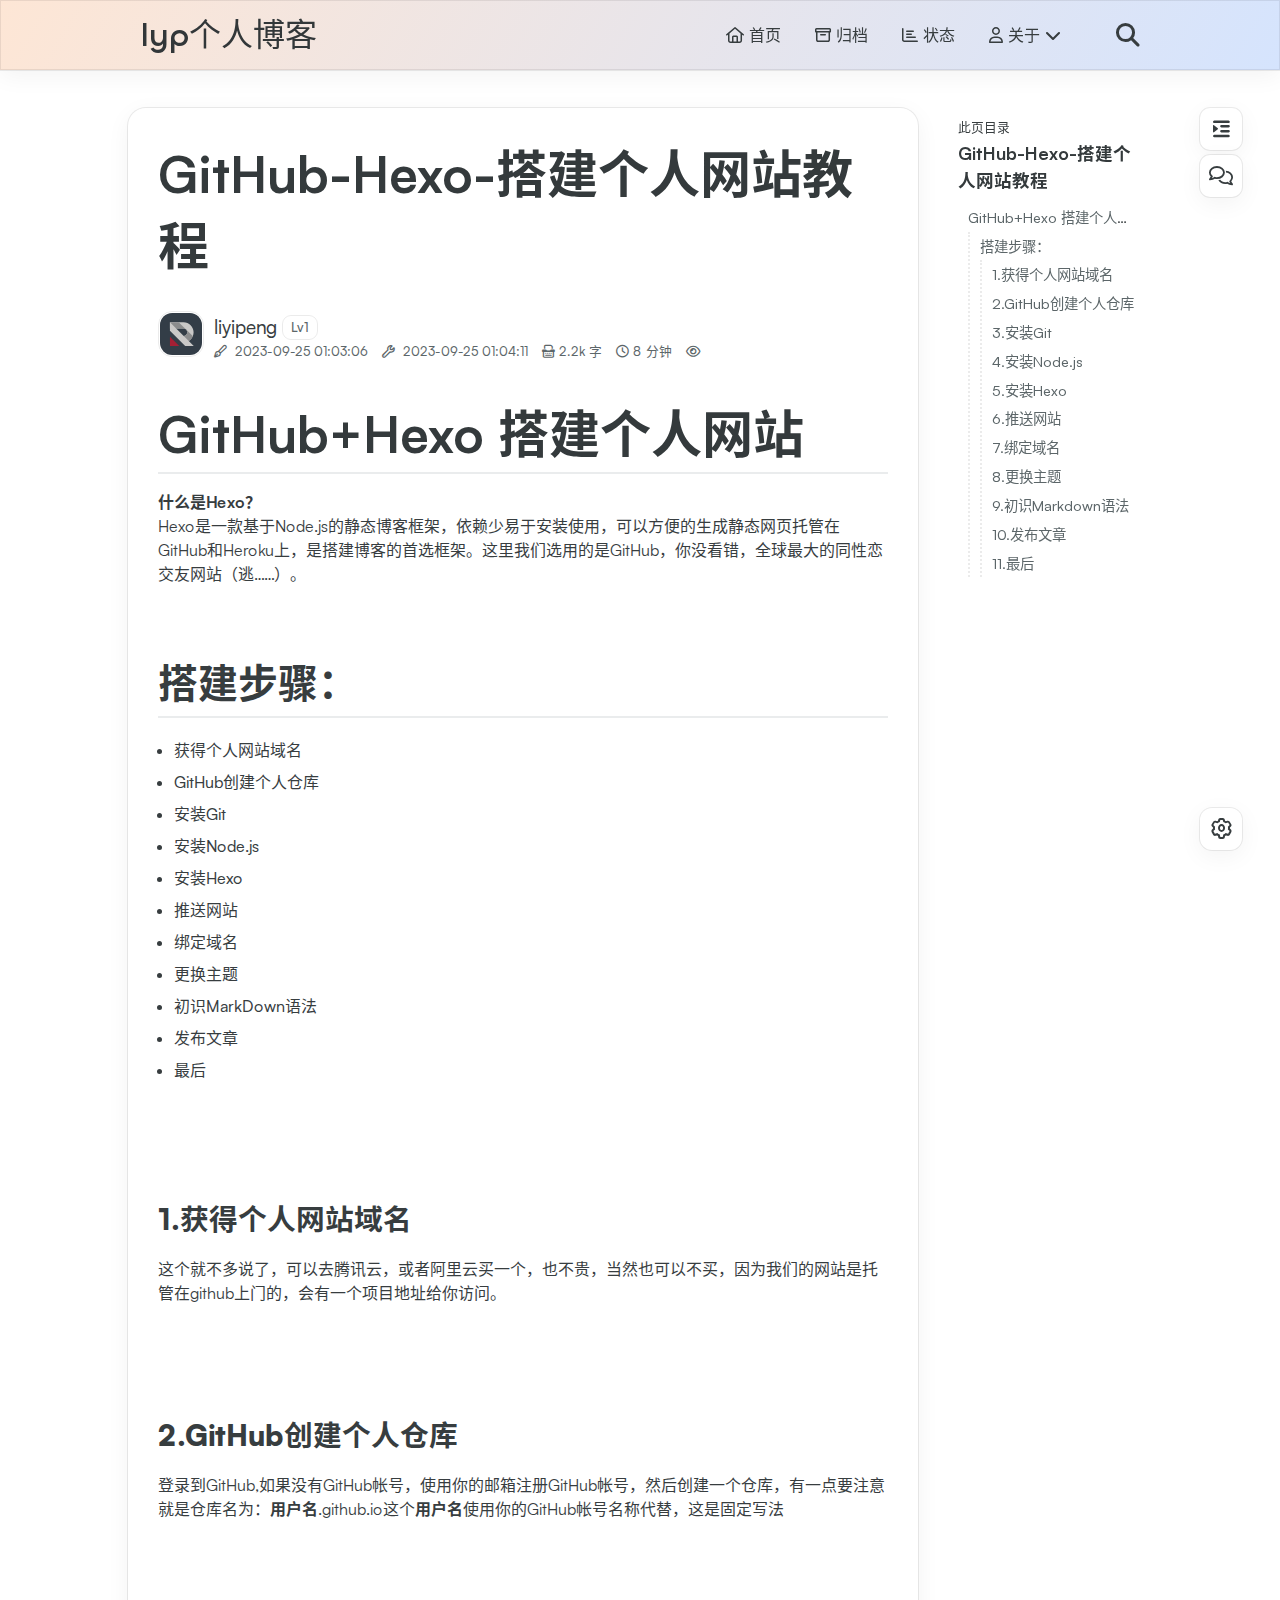
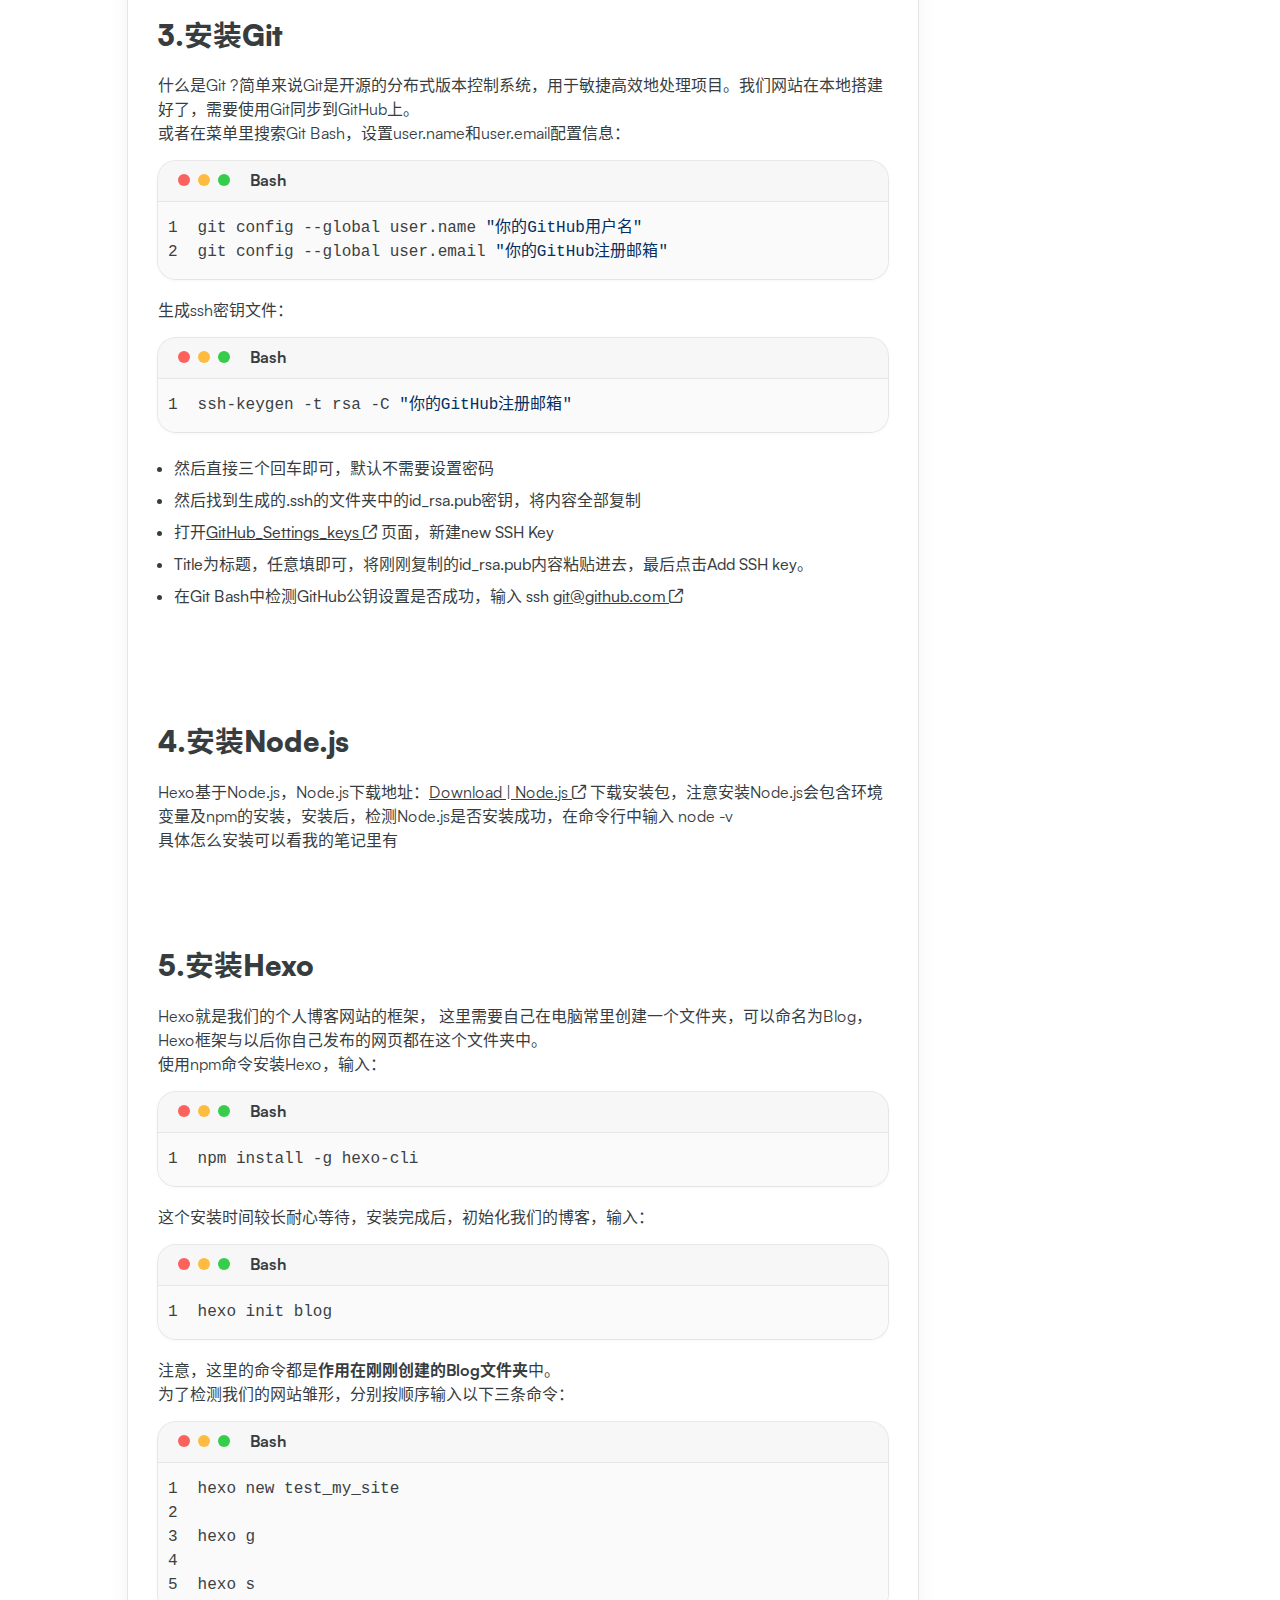
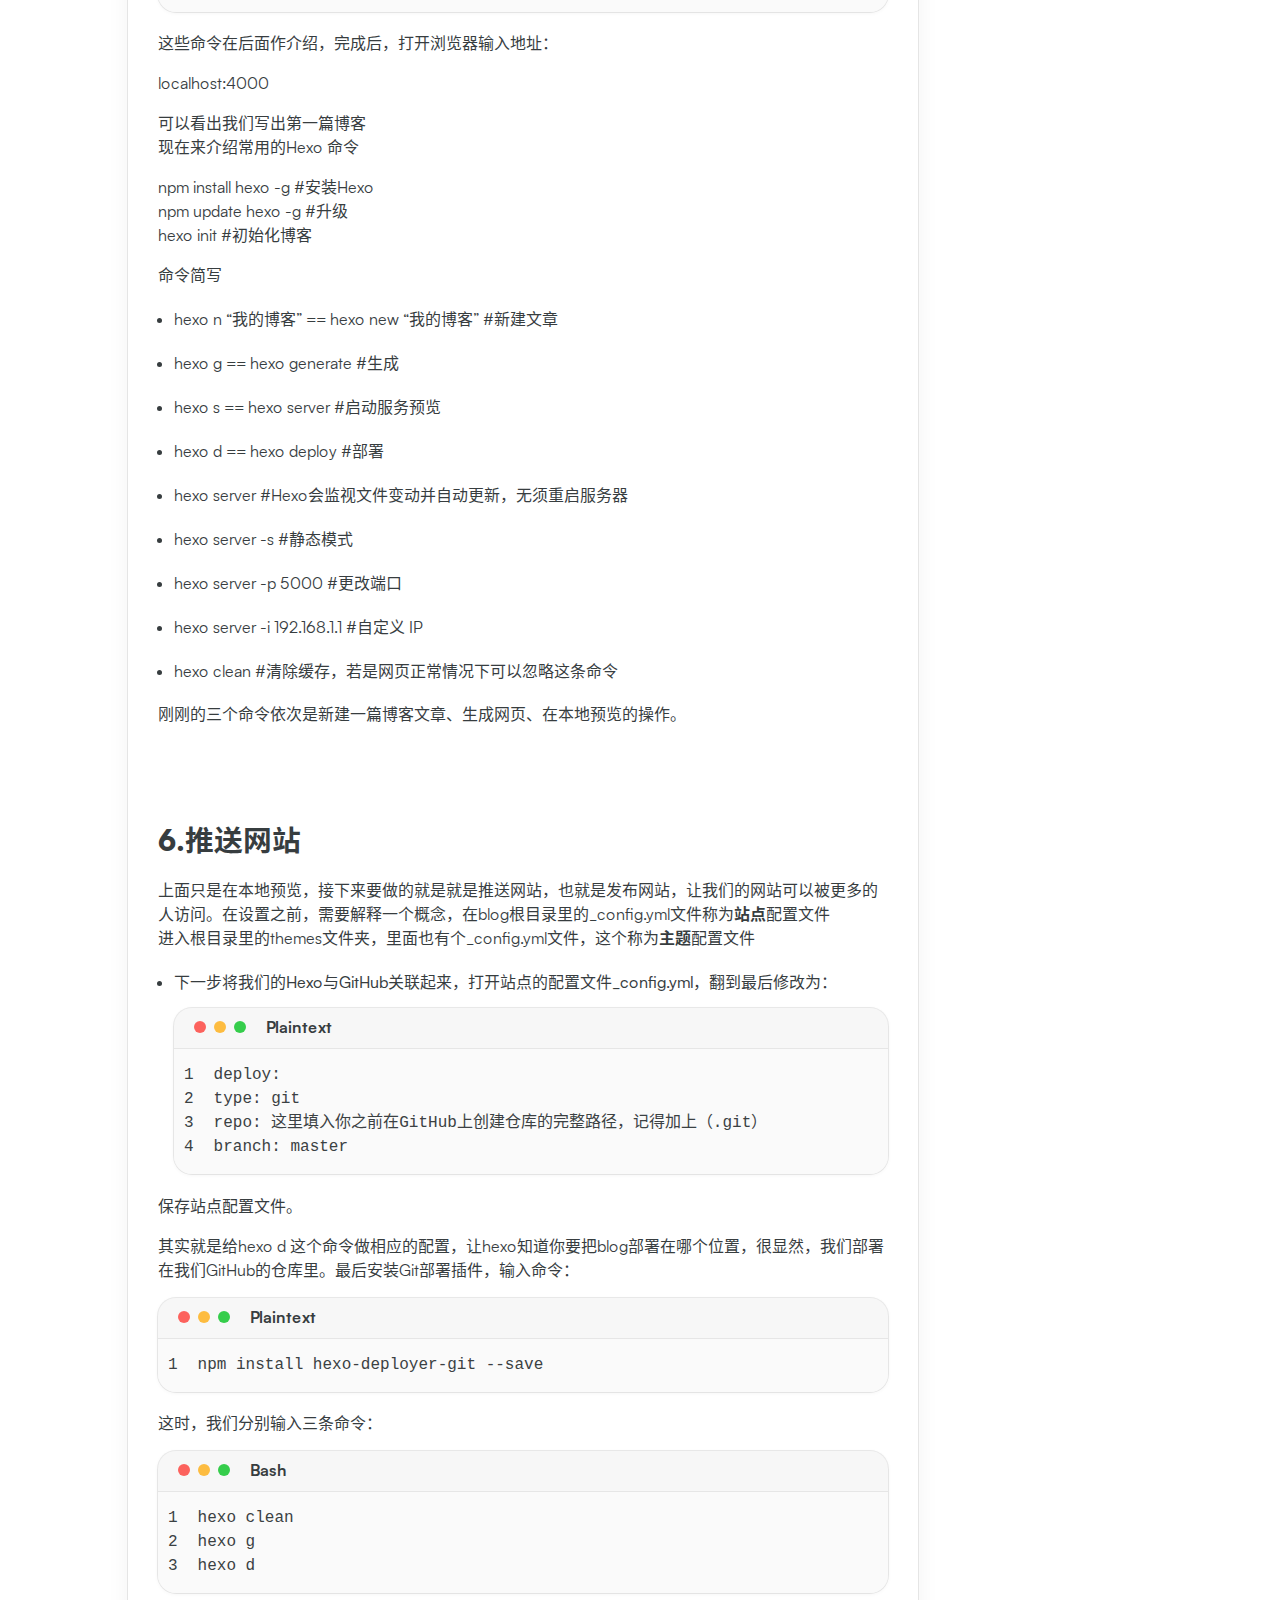
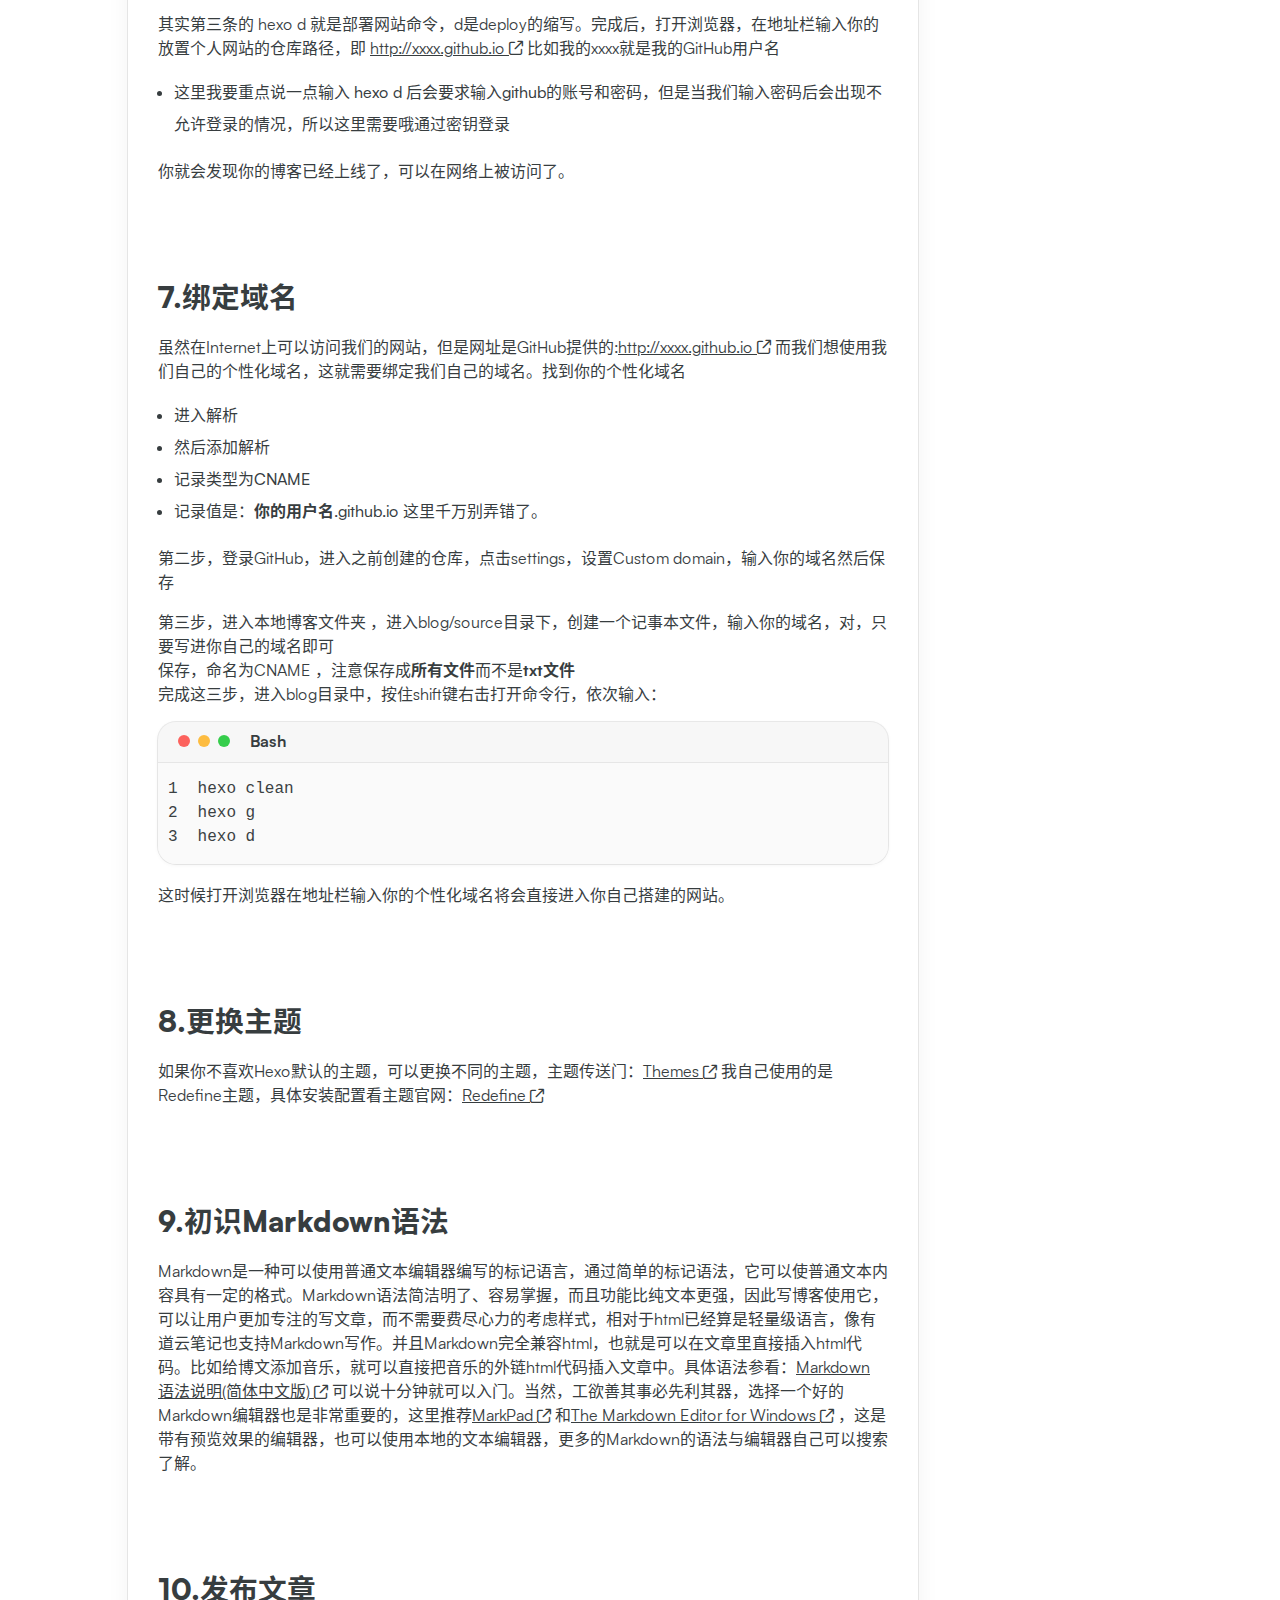
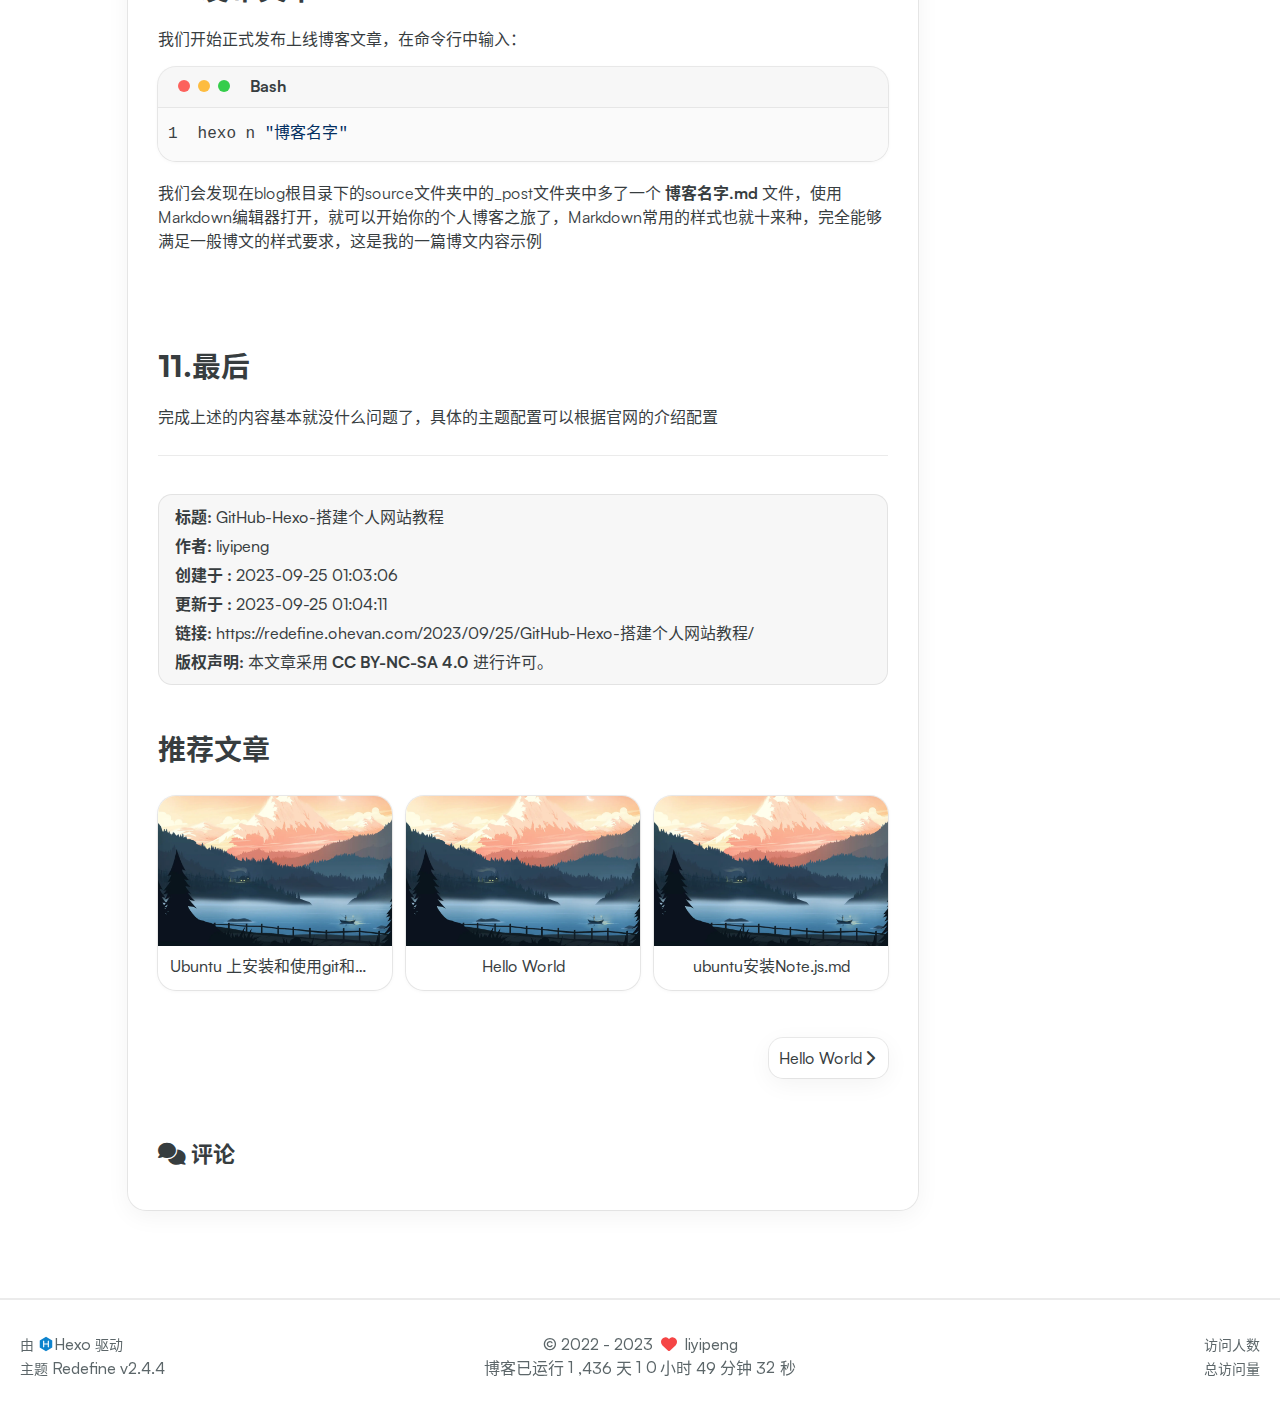
<file: 2023/09/25/GitHub-Hexo-搭建个人网站教程/index.html>
<!DOCTYPE html>
<html lang="zh-CN">
<head>
    <meta charset="utf-8">
    <meta name="viewport" content="width=device-width, initial-scale=1">
    <meta name="keywords" content="Hexo Theme Redefine">
    
    <meta name="author" content="liyipeng">
    <!-- preconnect -->
    <link rel="preconnect" href="https://fonts.googleapis.com">
    <link rel="preconnect" href="https://fonts.gstatic.com" crossorigin>
    
    
    <!--- Seo Part-->
    
    <link rel="canonical" href="http://example.com/2023/09/25/github-hexo-搭建个人网站教程/"/>
    <meta name="robots" content="index,follow">
    <meta name="googlebot" content="index,follow">
    <meta name="revisit-after" content="1 days">
    
        <meta name="description" content="GitHub+Hexo 搭建个人网站什么是Hexo？Hexo是一款基于Node.js的静态博客框架，依赖少易于安装使用，可以方便的生成静态网页托管在GitHub和Heroku上，是搭建博客的首选框架。这里我们选用的是GitHub，你没看错，全球最大的同性恋交友网站（逃……）。 搭建步骤： 获得个人网站域名 GitHub创建个人仓库 安装Git 安装Node.js 安装Hexo 推送网站 绑定域名">
<meta property="og:type" content="article">
<meta property="og:title" content="GitHub-Hexo-搭建个人网站教程">
<meta property="og:url" content="http://example.com/2023/09/25/GitHub-Hexo-%E6%90%AD%E5%BB%BA%E4%B8%AA%E4%BA%BA%E7%BD%91%E7%AB%99%E6%95%99%E7%A8%8B/index.html">
<meta property="og:site_name" content="Hexo">
<meta property="og:description" content="GitHub+Hexo 搭建个人网站什么是Hexo？Hexo是一款基于Node.js的静态博客框架，依赖少易于安装使用，可以方便的生成静态网页托管在GitHub和Heroku上，是搭建博客的首选框架。这里我们选用的是GitHub，你没看错，全球最大的同性恋交友网站（逃……）。 搭建步骤： 获得个人网站域名 GitHub创建个人仓库 安装Git 安装Node.js 安装Hexo 推送网站 绑定域名">
<meta property="og:locale" content="zh_CN">
<meta property="article:published_time" content="2023-09-24T17:03:06.000Z">
<meta property="article:modified_time" content="2023-09-24T17:04:11.092Z">
<meta property="article:author" content="John Doe">
<meta name="twitter:card" content="summary">
    
    
        <!-- Google tag (gtag.js) -->
        <script src="https://www.googletagmanager.com/gtag/js?id="></script>
        <script>
        window.dataLayer = window.dataLayer || [];
        function gtag(){dataLayer.push(arguments);}
        gtag('js', new Date());

        gtag('config', '');
        </script>
    
    <!--- Icon Part-->
    <link rel="icon" type="image/png" href="/images/redefine-favicon.svg" sizes="192x192">
    <link rel="apple-touch-icon" sizes="180x180" href="/images/redefine-favicon.svg">
    <meta name="theme-color" content="#A31F34">
    <link rel="shortcut icon" href="/images/redefine-favicon.svg">
    <!--- Page Info-->
    
    <title>
        
            GitHub-Hexo-搭建个人网站教程 -
        
        lyp个人博客
    </title>
    
<link rel="stylesheet" href="/css/style.css">


    
        
<link rel="stylesheet" href="/css/build/styles.css">

    

    
<link rel="stylesheet" href="/fonts/fonts.css">

    
<link rel="stylesheet" href="/fonts/Satoshi/satoshi.css">

    
<link rel="stylesheet" href="/fonts/Chillax/chillax.css">

    <!--- Font Part-->
    
    
    
        <link href="" rel="stylesheet">
    
    

    <!--- Inject Part-->
    
    <script id="hexo-configurations">
    let Global = window.Global || {};
    Global.hexo_config = {"hostname":"example.com","root":"/","language":"zh-CN","path":"search.xml"};
    Global.theme_config = {"articles":{"style":{"font_size":"16px","line_height":1.5,"image_border_radius":"14px","image_alignment":"center","image_caption":false,"link_icon":true},"word_count":{"enable":true,"count":true,"min2read":true},"author_label":{"enable":true,"auto":false,"list":[]},"code_block":{"copy":true,"style":"mac","font":{"enable":false,"family":null,"url":null}},"toc":{"enable":true,"max_depth":3,"number":false,"expand":true,"init_open":true},"copyright":true,"lazyload":true,"recommendation":{"enable":true,"title":"推荐文章","limit":5,"mobile_limit":4,"placeholder":"/images/wallhaven-wqery6-light.webp","skip_dirs":[]}},"colors":{"primary":"#A31F34","secondary":null},"global":{"fonts":{"chinese":{"enable":true,"family":null,"url":null},"english":{"enable":false,"family":null,"url":null}},"content_max_width":"1000px","sidebar_width":"210px","hover":{"shadow":true,"scale":true},"scroll_progress":{"bar":true,"percentage":true},"website_counter":{"url":"https://busuanzi.ibruce.info/busuanzi/2.3/busuanzi.pure.mini.js","enable":true,"site_pv":true,"site_uv":true,"post_pv":true},"single_page":true,"open_graph":true,"google_analytics":{"enable":true,"id":null}},"home_banner":{"enable":true,"style":"fixed","image":{"light":"/images/wallhaven-wqery6-light.webp","dark":"/images/wallhaven-wqery6-dark.webp"},"title":"lyp blog","subtitle":{"text":["获得自由的关键在于不断成为真正的自己。","过去无可挽回，未来可以改变。"],"hitokoto":{"enable":false,"api":"https://v1.hitokoto.cn"},"typing_speed":150,"backing_speed":100,"starting_delay":560,"backing_delay":1500,"loop":true,"smart_backspace":true},"text_color":{"light":"#fff","dark":"#d1d1b6"},"text_style":{"title_size":"2.8rem","subtitle_size":"1.5rem","line_height":1.2},"custom_font":{"enable":false,"family":null,"url":null},"social_links":{"enable":true,"links":{"github":"https://github.com/duye-48","instagram":null,"zhihu":null,"twitter":null,"email":"3145352918@qq.com","qq":3145352918},"qrs":{"weixin":null}}},"plugins":{"feed":{"enable":false},"aplayer":{"enable":false,"type":"fixed","audios":[{"name":null,"artist":null,"url":null,"cover":null}]},"mermaid":{"enable":false,"version":"9.3.0"}},"version":"2.4.4","navbar":{"auto_hide":true,"color":{"left":"#f78736","right":"#367df7","transparency":35},"links":{"Home":{"path":"/","icon":"fa-regular fa-house"},"Archives":{"path":"/archives","icon":"fa-regular fa-archive"},"Status":{"path":"https://status.evanluo.top/","icon":"fa-regular fa-chart-bar"},"About":{"icon":"fa-regular fa-user","submenus":{"Me":"/about","Github":"https://github.com/EvanNotFound/hexo-theme-redefine"}}},"search":{"enable":true,"preload":true}},"page_templates":{"friends_column":2,"tags_style":"blur"},"home":{"sidebar":{"enable":true,"position":"left","first_item":"menu","announcement":null,"links":{"Archives":{"path":"/archives","icon":"fa-regular fa-archive"},"Tags":{"path":"/tags","icon":"fa-regular fa-tags"},"Categories":{"path":"/categories","icon":"fa-regular fa-folder"}}},"article_date_format":"auto","categories":{"enable":true,"limit":3},"tags":{"enable":true,"limit":3}},"footerStart":"2022/8/17 11:45:14"};
    Global.language_ago = {"second":"%s 秒前","minute":"%s 分钟前","hour":"%s 小时前","day":"%s 天前","week":"%s 周前","month":"%s 个月前","year":"%s 年前"};
    Global.data_config = {"masonry":false};
  </script>
    
    <!--- Fontawesome Part-->
    
<link rel="stylesheet" href="/fontawesome/fontawesome.min.css">

    
<link rel="stylesheet" href="/fontawesome/brands.min.css">

    
<link rel="stylesheet" href="/fontawesome/solid.min.css">

    
<link rel="stylesheet" href="/fontawesome/regular.min.css">

    
    
    
    
<meta name="generator" content="Hexo 6.3.0"></head>


<body>
<div class="progress-bar-container">
    
        <span class="scroll-progress-bar"></span>
    

    
        <span class="pjax-progress-bar"></span>
        <span class="swup-progress-icon">
            <i class="fa-solid fa-circle-notch fa-spin"></i>
        </span>
    
</div>


<main class="page-container" id="swup">

    

    <div class="main-content-container">


        <div class="main-content-header">
            <header class="navbar-container">
    
    <div class="navbar-content">
        <div class="left">
            
            <a class="logo-title" href="http://example.com/">
                
                lyp个人博客
                
            </a>
        </div>

        <div class="right">
            <!-- PC -->
            <div class="desktop">
                <ul class="navbar-list">
                    
                        
                            <li class="navbar-item">
                                <!-- Menu -->
                                <a class="" 
                                    href="/"  >
                                    
                                        
                                            <i class="fa-regular fa-house"></i>
                                        
                                        首页
                                    
                                </a>
                                <!-- Submenu -->
                                
                            </li>
                    
                        
                            <li class="navbar-item">
                                <!-- Menu -->
                                <a class="" 
                                    href="/archives"  >
                                    
                                        
                                            <i class="fa-regular fa-archive"></i>
                                        
                                        归档
                                    
                                </a>
                                <!-- Submenu -->
                                
                            </li>
                    
                        
                            <li class="navbar-item">
                                <!-- Menu -->
                                <a class="" 
                                    target="_blank" rel="noopener" href="https://status.evanluo.top/"  >
                                    
                                        
                                            <i class="fa-regular fa-chart-bar"></i>
                                        
                                        状态
                                    
                                </a>
                                <!-- Submenu -->
                                
                            </li>
                    
                        
                            <li class="navbar-item">
                                <!-- Menu -->
                                <a class="has-dropdown" 
                                    href="#" onClick="return false;">
                                    
                                        
                                            <i class="fa-regular fa-user"></i>
                                        
                                        关于&nbsp;<i class="fa-solid fa-chevron-down"></i>
                                    
                                </a>
                                <!-- Submenu -->
                                
                                    <ul class="sub-menu">
                                    
                                        <li>
                                        <a href="/about">ME
                                        </a>
                                        </li>
                                    
                                        <li>
                                        <a target="_blank" rel="noopener" href="https://github.com/EvanNotFound/hexo-theme-redefine">GITHUB
                                        </a>
                                        </li>
                                    
                                    </ul>
                                
                            </li>
                    
                    
                        <li class="navbar-item search search-popup-trigger">
                            <i class="fa-solid fa-magnifying-glass"></i>
                        </li>
                    
                </ul>
            </div>
            <!-- Mobile -->
            <div class="mobile">
                
                    <div class="icon-item search search-popup-trigger"><i class="fa-solid fa-magnifying-glass"></i></div>
                
                <div class="icon-item navbar-bar">
                    <div class="navbar-bar-middle"></div>
                </div>
            </div>
        </div>
    </div>

    <!-- Mobile drawer -->
    <div class="navbar-drawer w-full absolute top-0 left-0 bg-background-color">
        <ul class="drawer-navbar-list flex flex-col justify-start items-center">
            
                
                    <li class="drawer-navbar-item text-base my-1.5 flex justify-center items-center">
                        <a class="rounded-3xl py-1.5 px-5 hover:border hover:!text-primary active:!text-primary group " 
                        href="/"  >
                             
                                
                                    <i class="fa-regular fa-house"></i>
                                
                                首页
                            
                        </a>
                    </li>
                    <!-- Submenu -->
                    
            
                
                    <li class="drawer-navbar-item text-base my-1.5 flex justify-center items-center">
                        <a class="rounded-3xl py-1.5 px-5 hover:border hover:!text-primary active:!text-primary group " 
                        href="/archives"  >
                             
                                
                                    <i class="fa-regular fa-archive"></i>
                                
                                归档
                            
                        </a>
                    </li>
                    <!-- Submenu -->
                    
            
                
                    <li class="drawer-navbar-item text-base my-1.5 flex justify-center items-center">
                        <a class="rounded-3xl py-1.5 px-5 hover:border hover:!text-primary active:!text-primary group " 
                        target="_blank" rel="noopener" href="https://status.evanluo.top/"  >
                             
                                
                                    <i class="fa-regular fa-chart-bar"></i>
                                
                                状态
                            
                        </a>
                    </li>
                    <!-- Submenu -->
                    
            
                
                    <li class="drawer-navbar-item text-base my-1.5 flex justify-center items-center">
                        <a class="rounded-3xl py-1.5 px-5 hover:border hover:!text-primary active:!text-primary group has-dropdown" 
                        href="#" onClick="return false;">
                            
                                
                                    <i class="fa-regular fa-user"></i>
                                
                                关于&nbsp;<i class="group-hover:rotate-180 transition-transform fa-solid fa-chevron-down"></i>
                            
                        </a>
                    </li>
                    <!-- Submenu -->
                              
                        
                            <li class="text-base flex justify-center items-center hover:underline active:underline hover:underline-offset-1 rounded-3xl">
                                <a class="py-0.5" href="/about">ME</a>
                            </li>
                        
                            <li class="text-base flex justify-center items-center hover:underline active:underline hover:underline-offset-1 rounded-3xl">
                                <a class="py-0.5" target="_blank" rel="noopener" href="https://github.com/EvanNotFound/hexo-theme-redefine">GITHUB</a>
                            </li>
                        
                    
            

        </ul>
    </div>

    <div class="window-mask"></div>

</header>


        </div>

        <div class="main-content-body">

            

            <div class="main-content">

                
                    <div class="post-page-container">
    <div class="article-content-container">

        <div class="article-title">
            
                <h1 class="article-title-regular">GitHub-Hexo-搭建个人网站教程</h1>
            
            </div>
            
                    
        
        
            <div class="article-header">
                <div class="avatar">
                    <img src="/images/redefine-avatar.svg">
                </div>
                <div class="info">
                    <div class="author">
                        <span class="name">liyipeng</span>
                        
                            <span class="author-label">Lv1</span>
                        
                    </div>
                    <div class="meta-info">
                        <div class="article-meta-info">
    <span class="article-date article-meta-item">
        <i class="fa-regular fa-pen-fancy"></i>&nbsp;
        <span class="desktop">2023-09-25 01:03:06</span>
        <span class="mobile">2023-09-25 01:03:06</span>
        <span class="hover-info">创建</span>
    </span>
    
        <span class="article-date article-meta-item">
            <i class="fa-regular fa-wrench"></i>&nbsp;
            <span class="desktop">2023-09-25 01:04:11</span>
            <span class="mobile">2023-09-25 01:04:11</span>
            <span class="hover-info">更新</span>
        </span>
    

    
    

    
    
        <span class="article-wordcount article-meta-item">
            <i class="fa-regular fa-typewriter"></i>&nbsp;<span>2.2k 字</span>
        </span>
    
    
        <span class="article-min2read article-meta-item">
            <i class="fa-regular fa-clock"></i>&nbsp;<span>8 分钟</span>
        </span>
    
    
        <span class="article-pv article-meta-item">
            <i class="fa-regular fa-eye"></i>&nbsp;<span id="busuanzi_value_page_pv"></span>
        </span>
    
</div>

                    </div>
                </div>
            </div>
        

        


        <div class="article-content markdown-body">
            <h1 id="GitHub-Hexo-搭建个人网站"><a href="#GitHub-Hexo-搭建个人网站" class="headerlink" title="GitHub+Hexo 搭建个人网站"></a>GitHub+Hexo 搭建个人网站</h1><p><strong>什么是Hexo？</strong><br>Hexo是一款基于Node.js的静态博客框架，依赖少易于安装使用，可以方便的生成静态网页托管在GitHub和Heroku上，是搭建博客的首选框架。这里我们选用的是GitHub，你没看错，全球最大的同性恋交友网站（逃……）。</p>
<h2 id="搭建步骤："><a href="#搭建步骤：" class="headerlink" title="搭建步骤："></a><strong>搭建步骤：</strong></h2><ul>
<li>获得个人网站域名</li>
<li>GitHub创建个人仓库</li>
<li>安装Git</li>
<li>安装Node.js</li>
<li>安装Hexo</li>
<li>推送网站</li>
<li>绑定域名</li>
<li>更换主题</li>
<li>初识MarkDown语法</li>
<li>发布文章</li>
<li>最后</li>
</ul>
<p>  <br><br></p>
<h3 id="1-获得个人网站域名"><a href="#1-获得个人网站域名" class="headerlink" title="1.获得个人网站域名"></a><strong>1.获得个人网站域名</strong></h3><p>这个就不多说了，可以去腾讯云，或者阿里云买一个，也不贵，当然也可以不买，因为我们的网站是托管在github上门的，会有一个项目地址给你访问。</p>
<p>  <br>  <br>  </p>
<h3 id="2-GitHub创建个人仓库"><a href="#2-GitHub创建个人仓库" class="headerlink" title="2.GitHub创建个人仓库"></a><strong>2.GitHub创建个人仓库</strong></h3><p>登录到GitHub,如果没有GitHub帐号，使用你的邮箱注册GitHub帐号，然后创建一个仓库，有一点要注意就是仓库名为：<strong>用户名</strong>.github.io这个<strong>用户名</strong>使用你的GitHub帐号名称代替，这是固定写法<br>  <br>  <br></p>
<h3 id="3-安装Git"><a href="#3-安装Git" class="headerlink" title="3.安装Git"></a><strong>3.安装Git</strong></h3><p>什么是Git ?简单来说Git是开源的分布式版本控制系统，用于敏捷高效地处理项目。我们网站在本地搭建好了，需要使用Git同步到GitHub上。<br>或者在菜单里搜索Git Bash，设置user.name和user.email配置信息：</p>
<div class="highlight-container" data-rel="Bash"><figure class="iseeu highlight bash"><table><tr><td class="gutter"><pre><span class="line">1</span><br><span class="line">2</span><br></pre></td><td class="code"><pre><span class="line">git config --global user.name <span class="string">&quot;你的GitHub用户名&quot;</span></span><br><span class="line">git config --global user.email <span class="string">&quot;你的GitHub注册邮箱&quot;</span></span><br></pre></td></tr></table></figure></div>
<p>生成ssh密钥文件：  </p>
<div class="highlight-container" data-rel="Bash"><figure class="iseeu highlight bash"><table><tr><td class="gutter"><pre><span class="line">1</span><br></pre></td><td class="code"><pre><span class="line">ssh-keygen -t rsa -C <span class="string">&quot;你的GitHub注册邮箱&quot;</span></span><br></pre></td></tr></table></figure></div>

<ul>
<li>然后直接三个回车即可，默认不需要设置密码  </li>
<li>然后找到生成的.ssh的文件夹中的id_rsa.pub密钥，将内容全部复制</li>
<li>打开<a class="link"   href="https://link.zhihu.com/?target=https://github.com/settings/keys" >GitHub_Settings_keys <i class="fa-regular fa-arrow-up-right-from-square fa-sm"></i></a> 页面，新建new SSH Key</li>
<li>Title为标题，任意填即可，将刚刚复制的id_rsa.pub内容粘贴进去，最后点击Add SSH key。  </li>
<li>在Git Bash中检测GitHub公钥设置是否成功，输入 ssh <a class="link"   href="mailto:&#103;&#x69;&#116;&#x40;&#103;&#x69;&#x74;&#x68;&#x75;&#x62;&#x2e;&#x63;&#x6f;&#x6d;" >&#103;&#x69;&#116;&#x40;&#103;&#x69;&#x74;&#x68;&#x75;&#x62;&#x2e;&#x63;&#x6f;&#x6d; <i class="fa-regular fa-arrow-up-right-from-square fa-sm"></i></a><br><br>  <br></li>
</ul>
<h3 id="4-安装Node-js"><a href="#4-安装Node-js" class="headerlink" title="4.安装Node.js"></a><strong>4.安装Node.js</strong></h3><p>Hexo基于Node.js，Node.js下载地址：<a class="link"   href="https://link.zhihu.com/?target=https://nodejs.org/en/download/" >Download | Node.js <i class="fa-regular fa-arrow-up-right-from-square fa-sm"></i></a> 下载安装包，注意安装Node.js会包含环境变量及npm的安装，安装后，检测Node.js是否安装成功，在命令行中输入 node -v<br>具体怎么安装可以看我的笔记里有<br>  <br>  <br></p>
<h3 id="5-安装Hexo"><a href="#5-安装Hexo" class="headerlink" title="5.安装Hexo"></a><strong>5.安装Hexo</strong></h3><p>Hexo就是我们的个人博客网站的框架， 这里需要自己在电脑常里创建一个文件夹，可以命名为Blog，Hexo框架与以后你自己发布的网页都在这个文件夹中。<br>使用npm命令安装Hexo，输入：</p>
<div class="highlight-container" data-rel="Bash"><figure class="iseeu highlight bash"><table><tr><td class="gutter"><pre><span class="line">1</span><br></pre></td><td class="code"><pre><span class="line">npm install -g hexo-cli </span><br></pre></td></tr></table></figure></div>

<p>这个安装时间较长耐心等待，安装完成后，初始化我们的博客，输入：</p>
<div class="highlight-container" data-rel="Bash"><figure class="iseeu highlight bash"><table><tr><td class="gutter"><pre><span class="line">1</span><br></pre></td><td class="code"><pre><span class="line">hexo init blog</span><br></pre></td></tr></table></figure></div>
<p>注意，这里的命令都是<strong>作用在刚刚创建的Blog文件夹</strong>中。<br>为了检测我们的网站雏形，分别按顺序输入以下三条命令：</p>
<div class="highlight-container" data-rel="Bash"><figure class="iseeu highlight bash"><table><tr><td class="gutter"><pre><span class="line">1</span><br><span class="line">2</span><br><span class="line">3</span><br><span class="line">4</span><br><span class="line">5</span><br></pre></td><td class="code"><pre><span class="line">hexo new test_my_site</span><br><span class="line"></span><br><span class="line">hexo g</span><br><span class="line"></span><br><span class="line">hexo s</span><br></pre></td></tr></table></figure></div>
<p>这些命令在后面作介绍，完成后，打开浏览器输入地址：</p>
<p>localhost:4000</p>
<p>可以看出我们写出第一篇博客<br>现在来介绍常用的Hexo 命令  </p>
<p>npm install hexo -g #安装Hexo<br>npm update hexo -g #升级<br>hexo init #初始化博客  </p>
<p>命令简写  </p>
<ul>
<li><p>hexo n “我的博客” &#x3D;&#x3D; hexo new “我的博客” #新建文章  </p>
</li>
<li><p>hexo g &#x3D;&#x3D; hexo generate #生成  </p>
</li>
<li><p>hexo s &#x3D;&#x3D; hexo server #启动服务预览  </p>
</li>
<li><p>hexo d &#x3D;&#x3D; hexo deploy #部署  </p>
</li>
<li><p>hexo server #Hexo会监视文件变动并自动更新，无须重启服务器  </p>
</li>
<li><p>hexo server -s #静态模式  </p>
</li>
<li><p>hexo server -p 5000 #更改端口  </p>
</li>
<li><p>hexo server -i 192.168.1.1 #自定义 IP  </p>
</li>
<li><p>hexo clean #清除缓存，若是网页正常情况下可以忽略这条命令</p>
</li>
</ul>
<p>刚刚的三个命令依次是新建一篇博客文章、生成网页、在本地预览的操作。<br>  <br>  <br></p>
<h3 id="6-推送网站"><a href="#6-推送网站" class="headerlink" title="6.推送网站"></a><strong>6.推送网站</strong></h3><p>上面只是在本地预览，接下来要做的就是就是推送网站，也就是发布网站，让我们的网站可以被更多的人访问。在设置之前，需要解释一个概念，在blog根目录里的_config.yml文件称为<strong>站点</strong>配置文件<br>进入根目录里的themes文件夹，里面也有个_config.yml文件，这个称为<strong>主题</strong>配置文件</p>
<ul>
<li>下一步将我们的Hexo与GitHub关联起来，打开站点的配置文件_config.yml，翻到最后修改为：<div class="highlight-container" data-rel="Plaintext"><figure class="iseeu highlight plaintext"><table><tr><td class="gutter"><pre><span class="line">1</span><br><span class="line">2</span><br><span class="line">3</span><br><span class="line">4</span><br></pre></td><td class="code"><pre><span class="line">deploy:  </span><br><span class="line">type: git  </span><br><span class="line">repo: 这里填入你之前在GitHub上创建仓库的完整路径，记得加上（.git）  </span><br><span class="line">branch: master</span><br></pre></td></tr></table></figure></div></li>
</ul>
<p>保存站点配置文件。</p>
<p>其实就是给hexo d 这个命令做相应的配置，让hexo知道你要把blog部署在哪个位置，很显然，我们部署在我们GitHub的仓库里。最后安装Git部署插件，输入命令：</p>
<div class="highlight-container" data-rel="Plaintext"><figure class="iseeu highlight plaintext"><table><tr><td class="gutter"><pre><span class="line">1</span><br></pre></td><td class="code"><pre><span class="line">npm install hexo-deployer-git --save</span><br></pre></td></tr></table></figure></div>
<p>这时，我们分别输入三条命令：</p>
<div class="highlight-container" data-rel="Bash"><figure class="iseeu highlight bash"><table><tr><td class="gutter"><pre><span class="line">1</span><br><span class="line">2</span><br><span class="line">3</span><br></pre></td><td class="code"><pre><span class="line">hexo clean </span><br><span class="line">hexo g </span><br><span class="line">hexo d</span><br></pre></td></tr></table></figure></div>

<p>其实第三条的 hexo d 就是部署网站命令，d是deploy的缩写。完成后，打开浏览器，在地址栏输入你的放置个人网站的仓库路径，即 <a class="link"   href="https://link.zhihu.com/?target=http://xxxx.github.io" >http://xxxx.github.io <i class="fa-regular fa-arrow-up-right-from-square fa-sm"></i></a> 比如我的xxxx就是我的GitHub用户名</p>
<ul>
<li>这里我要重点说一点输入 hexo d 后会要求输入github的账号和密码，但是当我们输入密码后会出现不允许登录的情况，所以这里需要哦通过密钥登录</li>
</ul>
<p>你就会发现你的博客已经上线了，可以在网络上被访问了。<br>  <br>  <br></p>
<h3 id="7-绑定域名"><a href="#7-绑定域名" class="headerlink" title="7.绑定域名"></a><strong>7.绑定域名</strong></h3><p>虽然在Internet上可以访问我们的网站，但是网址是GitHub提供的:<a class="link"   href="https://link.zhihu.com/?target=http://xxxx.github.io" >http://xxxx.github.io <i class="fa-regular fa-arrow-up-right-from-square fa-sm"></i></a> 而我们想使用我们自己的个性化域名，这就需要绑定我们自己的域名。找到你的个性化域名</p>
<ul>
<li>进入解析</li>
<li>然后添加解析</li>
<li>记录类型为CNAME   </li>
<li>记录值是：<strong>你的用户名</strong>.github.io 这里千万别弄错了。</li>
</ul>
<p>第二步，登录GitHub，进入之前创建的仓库，点击settings，设置Custom domain，输入你的域名然后保存</p>
<p>第三步，进入本地博客文件夹 ，进入blog&#x2F;source目录下，创建一个记事本文件，输入你的域名，对，只要写进你自己的域名即可<br>保存，命名为CNAME ，注意保存成<strong>所有文件</strong>而不是<strong>txt文件</strong><br>完成这三步，进入blog目录中，按住shift键右击打开命令行，依次输入：</p>
<div class="highlight-container" data-rel="Bash"><figure class="iseeu highlight bash"><table><tr><td class="gutter"><pre><span class="line">1</span><br><span class="line">2</span><br><span class="line">3</span><br></pre></td><td class="code"><pre><span class="line">hexo clean</span><br><span class="line">hexo g</span><br><span class="line">hexo d</span><br></pre></td></tr></table></figure></div>

<p>这时候打开浏览器在地址栏输入你的个性化域名将会直接进入你自己搭建的网站。<br>  <br>  <br></p>
<h3 id="8-更换主题"><a href="#8-更换主题" class="headerlink" title="8.更换主题"></a><strong>8.更换主题</strong></h3><p>如果你不喜欢Hexo默认的主题，可以更换不同的主题，主题传送门：<a class="link"   href="https://link.zhihu.com/?target=https://hexo.io/themes/" >Themes <i class="fa-regular fa-arrow-up-right-from-square fa-sm"></i></a> 我自己使用的是Redefine主题，具体安装配置看主题官网：<a class="link"   target="_blank" rel="noopener" href="https://redefine-docs.ohevan.com/getting-started" >Redefine <i class="fa-regular fa-arrow-up-right-from-square fa-sm"></i></a><br>  <br>  <br></p>
<h3 id="9-初识Markdown语法"><a href="#9-初识Markdown语法" class="headerlink" title="9.初识Markdown语法"></a><strong>9.初识Markdown语法</strong></h3><p>Markdown是一种可以使用普通文本编辑器编写的标记语言，通过简单的标记语法，它可以使普通文本内容具有一定的格式。Markdown语法简洁明了、容易掌握，而且功能比纯文本更强，因此写博客使用它，可以让用户更加专注的写文章，而不需要费尽心力的考虑样式，相对于html已经算是轻量级语言，像有道云笔记也支持Markdown写作。并且Markdown完全兼容html，也就是可以在文章里直接插入html代码。比如给博文添加音乐，就可以直接把音乐的外链html代码插入文章中。具体语法参看：<a class="link"   href="https://link.zhihu.com/?target=http://www.appinn.com/markdown/" >Markdown 语法说明(简体中文版) <i class="fa-regular fa-arrow-up-right-from-square fa-sm"></i></a> 可以说十分钟就可以入门。当然，工欲善其事必先利其器，选择一个好的Markdown编辑器也是非常重要的，这里推荐<a class="link"   href="https://link.zhihu.com/?target=http://code52.org/DownmarkerWPF/" >MarkPad <i class="fa-regular fa-arrow-up-right-from-square fa-sm"></i></a> 和<a class="link"   href="https://link.zhihu.com/?target=http://www.markdownpad.com/" >The Markdown Editor for Windows <i class="fa-regular fa-arrow-up-right-from-square fa-sm"></i></a> ，这是带有预览效果的编辑器，也可以使用本地的文本编辑器，更多的Markdown的语法与编辑器自己可以搜索了解。<br>  <br>  <br></p>
<h3 id="10-发布文章"><a href="#10-发布文章" class="headerlink" title="10.发布文章"></a><strong>10.发布文章</strong></h3><p>我们开始正式发布上线博客文章，在命令行中输入：</p>
<div class="highlight-container" data-rel="Bash"><figure class="iseeu highlight bash"><table><tr><td class="gutter"><pre><span class="line">1</span><br></pre></td><td class="code"><pre><span class="line">hexo n <span class="string">&quot;博客名字&quot;</span></span><br></pre></td></tr></table></figure></div>
<p>我们会发现在blog根目录下的source文件夹中的_post文件夹中多了一个 <strong>博客名字.md</strong> 文件，使用Markdown编辑器打开，就可以开始你的个人博客之旅了，Markdown常用的样式也就十来种，完全能够满足一般博文的样式要求，这是我的一篇博文内容示例<br>  <br>  <br></p>
<h3 id="11-最后"><a href="#11-最后" class="headerlink" title="11.最后"></a><strong>11.最后</strong></h3><p>完成上述的内容基本就没什么问题了，具体的主题配置可以根据官网的介绍配置</p>

        </div>

        
            <div class="post-copyright-info">
                <div class="article-copyright-info-container">
    <ul>
        <li><strong>标题:</strong> GitHub-Hexo-搭建个人网站教程</li>
        <li><strong>作者:</strong> liyipeng</li>
        <li><strong>创建于
                :</strong> 2023-09-25 01:03:06</li>
        
            <li>
                <strong>更新于
                    :</strong> 2023-09-25 01:04:11
            </li>
        
        <li>
            <strong>链接:</strong> https://redefine.ohevan.com/2023/09/25/GitHub-Hexo-搭建个人网站教程/
        </li>
        <li>
            <strong>
                版权声明:
            </strong>
            
            本文章采用 <a class="license" target="_blank" rel="noopener" href="https://creativecommons.org/licenses/by-nc-sa/4.0/deed.zh">CC BY-NC-SA 4.0</a> 进行许可。
            

        </li>
    </ul>
</div>

            </div>
        

        

        
  <div class="recommended-article">
   <div class="recommended-desktop">
    <div class="recommended-article-header">
     <i aria-hidden="true"></i><span>推荐文章</span>
    </div>
    <div class="recommended-article-group"><a class="recommended-article-item" href="/2023/09/23/ubuntu上安装和使用git和github/" title="Ubuntu 上安装和使用git和github.md" rel="bookmark">
  <img src="/images/wallhaven-wqery6-light.webp" alt="Ubuntu 上安装和使用git和github.md" class="!max-w-none">
  <span class="title">Ubuntu 上安装和使用git和github.md</span>
</a><a class="recommended-article-item" href="/2023/09/23/hello-world/" title="Hello World" rel="bookmark">
  <img src="/images/wallhaven-wqery6-light.webp" alt="Hello World" class="!max-w-none">
  <span class="title">Hello World</span>
</a><a class="recommended-article-item" href="/2023/09/23/ubuntu安装Note-js/" title="ubuntu安装Note.js.md" rel="bookmark">
  <img src="/images/wallhaven-wqery6-light.webp" alt="ubuntu安装Note.js.md" class="!max-w-none">
  <span class="title">ubuntu安装Note.js.md</span>
</a></div>
   </div>
   <div class="recommended-mobile">
   <div class="recommended-article-header">
     <i aria-hidden="true"></i><span>推荐文章</span>
   </div>
   <div class="recommended-article-group"><a class="recommended-article-item" href="/2023/09/23/ubuntu上安装和使用git和github/" title="Ubuntu 上安装和使用git和github.md" rel="bookmark">
  <img src="/images/wallhaven-wqery6-light.webp" alt="Ubuntu 上安装和使用git和github.md" class="!max-w-none">
  <span class="title">Ubuntu 上安装和使用git和github.md</span>
</a><a class="recommended-article-item" href="/2023/09/23/hello-world/" title="Hello World" rel="bookmark">
  <img src="/images/wallhaven-wqery6-light.webp" alt="Hello World" class="!max-w-none">
  <span class="title">Hello World</span>
</a><a class="recommended-article-item" href="/2023/09/23/ubuntu安装Note-js/" title="ubuntu安装Note.js.md" rel="bookmark">
  <img src="/images/wallhaven-wqery6-light.webp" alt="ubuntu安装Note.js.md" class="!max-w-none">
  <span class="title">ubuntu安装Note.js.md</span>
</a></div>
   </div>
  </div>

        
            <div class="article-nav">
                
                
                    <div class="article-next">
                        <a class="next"
                        rel="next"
                        href="/2023/09/23/hello-world/"
                        >
                            <span class="title flex justify-center items-center">
                                <span class="post-nav-title-item">Hello World</span>
                                <span class="post-nav-item">下一篇</span>
                            </span>
                            <span class="right arrow-icon flex justify-center items-center">
                                <i class="fa-solid fa-chevron-right"></i>
                            </span>
                        </a>
                    </div>
                
            </div>
        


        
            <div class="comment-container">
                <div class="comments-container pjax">
    <div id="comment-anchor"></div>
    <div class="comment-area-title">
        <i class="fa-solid fa-comments"></i>&nbsp;评论
    </div>
    

        
            
 
    <div id="waline"></div>
    <script type="module"  data-swup-reload-script>
        import { init } from 'https://evan.beee.top/js/waline.mjs';

        function loadWaline() {
            init({
                el: '#waline',
                serverURL: 'https://example.example.com',
                lang: 'zh-CN',
                dark: 'body[class~="dark-mode"]',
                requiredMeta: ['nick','mail'], // cannot customize by theme config, change it yourself
            });
        }

        if ('true') {
            const loadWalineTimeout = setTimeout(() => {
                loadWaline();
                clearTimeout(loadWalineTimeout);
            }, 1000);
        } else {
            window.addEventListener('DOMContentLoaded', loadWaline);
        }
        
    </script>



        
    
</div>

            </div>
        
    </div>

    
        <div class="toc-content-container">
            <div class="post-toc-wrap">
    <div class="post-toc">
        <div class="toc-title">此页目录</div>
        <div class="page-title">GitHub-Hexo-搭建个人网站教程</div>
        <ol class="nav"><li class="nav-item nav-level-1"><a class="nav-link" href="#GitHub-Hexo-%E6%90%AD%E5%BB%BA%E4%B8%AA%E4%BA%BA%E7%BD%91%E7%AB%99"><span class="nav-text">GitHub+Hexo 搭建个人网站</span></a><ol class="nav-child"><li class="nav-item nav-level-2"><a class="nav-link" href="#%E6%90%AD%E5%BB%BA%E6%AD%A5%E9%AA%A4%EF%BC%9A"><span class="nav-text">搭建步骤：</span></a><ol class="nav-child"><li class="nav-item nav-level-3"><a class="nav-link" href="#1-%E8%8E%B7%E5%BE%97%E4%B8%AA%E4%BA%BA%E7%BD%91%E7%AB%99%E5%9F%9F%E5%90%8D"><span class="nav-text">1.获得个人网站域名</span></a></li><li class="nav-item nav-level-3"><a class="nav-link" href="#2-GitHub%E5%88%9B%E5%BB%BA%E4%B8%AA%E4%BA%BA%E4%BB%93%E5%BA%93"><span class="nav-text">2.GitHub创建个人仓库</span></a></li><li class="nav-item nav-level-3"><a class="nav-link" href="#3-%E5%AE%89%E8%A3%85Git"><span class="nav-text">3.安装Git</span></a></li><li class="nav-item nav-level-3"><a class="nav-link" href="#4-%E5%AE%89%E8%A3%85Node-js"><span class="nav-text">4.安装Node.js</span></a></li><li class="nav-item nav-level-3"><a class="nav-link" href="#5-%E5%AE%89%E8%A3%85Hexo"><span class="nav-text">5.安装Hexo</span></a></li><li class="nav-item nav-level-3"><a class="nav-link" href="#6-%E6%8E%A8%E9%80%81%E7%BD%91%E7%AB%99"><span class="nav-text">6.推送网站</span></a></li><li class="nav-item nav-level-3"><a class="nav-link" href="#7-%E7%BB%91%E5%AE%9A%E5%9F%9F%E5%90%8D"><span class="nav-text">7.绑定域名</span></a></li><li class="nav-item nav-level-3"><a class="nav-link" href="#8-%E6%9B%B4%E6%8D%A2%E4%B8%BB%E9%A2%98"><span class="nav-text">8.更换主题</span></a></li><li class="nav-item nav-level-3"><a class="nav-link" href="#9-%E5%88%9D%E8%AF%86Markdown%E8%AF%AD%E6%B3%95"><span class="nav-text">9.初识Markdown语法</span></a></li><li class="nav-item nav-level-3"><a class="nav-link" href="#10-%E5%8F%91%E5%B8%83%E6%96%87%E7%AB%A0"><span class="nav-text">10.发布文章</span></a></li><li class="nav-item nav-level-3"><a class="nav-link" href="#11-%E6%9C%80%E5%90%8E"><span class="nav-text">11.最后</span></a></li></ol></li></ol></li></ol>

    </div>
</div>
        </div>
    
</div>



                

            </div>

            

        </div>

        <div class="main-content-footer">
            <footer class="footer mt-5 py-5 h-auto text-base text-third-text-color relative border-t-2 border-t-border-color">
    <div class="info-container py-3 text-center">
        
        <div class="text-center">
            &copy;
            
              <span>2022</span>
              -
            
            2023&nbsp;&nbsp;<i class="fa-solid fa-heart fa-beat" style="--fa-animation-duration: 0.5s; color: #f54545"></i>&nbsp;&nbsp;<a href="/">liyipeng</a>
        </div>
        
            <script data-swup-reload-script src="https://busuanzi.ibruce.info/busuanzi/2.3/busuanzi.pure.mini.js"></script>
            <div class="relative text-center lg:absolute lg:right-[20px] lg:top-1/2 lg:-translate-y-1/2 lg:text-right">
                
                    <span id="busuanzi_container_site_uv" class="lg:!block">
                        <span class="text-sm">访问人数</span>
                        <span id="busuanzi_value_site_uv"></span>
                    </span>
                
                
                    <span id="busuanzi_container_site_pv" class="lg:!block">
                        <span class="text-sm">总访问量</span>
                        <span id="busuanzi_value_site_pv"></span>
                    </span>
                
            </div>
        
        <div class="relative text-center lg:absolute lg:left-[20px] lg:top-1/2 lg:-translate-y-1/2 lg:text-left">
            <span class="lg:block text-sm">由 <?xml version="1.0" encoding="utf-8"?><!DOCTYPE svg PUBLIC "-//W3C//DTD SVG 1.1//EN" "http://www.w3.org/Graphics/SVG/1.1/DTD/svg11.dtd"><svg class="relative top-[2px] inline-block align-baseline" version="1.1" id="圖層_1" xmlns="http://www.w3.org/2000/svg" xmlns:xlink="http://www.w3.org/1999/xlink" x="0px" y="0px" width="1rem" height="1rem" viewBox="0 0 512 512" enable-background="new 0 0 512 512" xml:space="preserve"><path fill="#0E83CD" d="M256.4,25.8l-200,115.5L56,371.5l199.6,114.7l200-115.5l0.4-230.2L256.4,25.8z M349,354.6l-18.4,10.7l-18.6-11V275H200v79.6l-18.4,10.7l-18.6-11v-197l18.5-10.6l18.5,10.8V237h112v-79.6l18.5-10.6l18.5,10.8V354.6z"/></svg><a target="_blank" class="text-base" href="https://hexo.io">Hexo</a> 驱动</span>
            <span class="text-sm lg:block">主题&nbsp;<a class="text-base" target="_blank" href="https://github.com/EvanNotFound/hexo-theme-redefine">Redefine v2.4.4</a></span>
        </div>
        
        
            <div>
                博客已运行 <span class="odometer" id="runtime_days" ></span> 天 <span class="odometer" id="runtime_hours"></span> 小时 <span class="odometer" id="runtime_minutes"></span> 分钟 <span class="odometer" id="runtime_seconds"></span> 秒
            </div>
        
        
            <script data-swup-reload-script>
                try {
                    function odometer_init() {
                    const elements = document.querySelectorAll('.odometer');
                    elements.forEach(el => {
                        new Odometer({
                            el,
                            format: '( ddd).dd',
                            duration: 200
                        });
                    });
                    }
                    odometer_init();
                } catch (error) {}
            </script>
        
        
        
    </div>  
</footer>
        </div>
    </div>

    
        <div class="post-tools">
            <div class="post-tools-container">
    <ul class="article-tools-list">
        <!-- TOC aside toggle -->
        
            <li class="right-bottom-tools page-aside-toggle">
                <i class="fa-regular fa-outdent"></i>
            </li>
        

        <!-- go comment -->
        
            <li class="go-comment">
                <i class="fa-regular fa-comments"></i>
            </li>
        
    </ul>
</div>

        </div>
    

    <div class="right-side-tools-container">
        <div class="side-tools-container">
    <ul class="hidden-tools-list">
        <li class="right-bottom-tools tool-font-adjust-plus flex justify-center items-center">
            <i class="fa-regular fa-magnifying-glass-plus"></i>
        </li>

        <li class="right-bottom-tools tool-font-adjust-minus flex justify-center items-center">
            <i class="fa-regular fa-magnifying-glass-minus"></i>
        </li>

        <li class="right-bottom-tools tool-expand-width flex justify-center items-center">
            <i class="fa-regular fa-expand"></i>
        </li>

        <li class="right-bottom-tools tool-dark-light-toggle flex justify-center items-center">
            <i class="fa-regular fa-moon"></i>
        </li>

        <!-- rss -->
        

        

        <li class="right-bottom-tools tool-scroll-to-bottom flex justify-center items-center">
            <i class="fa-regular fa-arrow-down"></i>
        </li>
    </ul>

    <ul class="visible-tools-list">
        <li class="right-bottom-tools toggle-tools-list flex justify-center items-center">
            <i class="fa-regular fa-cog fa-spin"></i>
        </li>
        
            <li class="right-bottom-tools tool-scroll-to-top flex justify-center items-center">
                <i class="arrow-up fas fa-arrow-up"></i>
                <span class="percent"></span>
            </li>
        
        
    </ul>
</div>

    </div>

    <div class="image-viewer-container">
    <img src="">
</div>


    
        <div class="search-pop-overlay">
    <div class="popup search-popup">
        <div class="search-header">
          <span class="search-input-field-pre">
            <i class="fa-solid fa-keyboard"></i>
          </span>
            <div class="search-input-container">
                <input autocomplete="off"
                       autocorrect="off"
                       autocapitalize="off"
                       placeholder="搜索..."
                       spellcheck="false"
                       type="search"
                       class="search-input"
                >
            </div>
            <span class="popup-btn-close">
                <i class="fa-solid fa-times"></i>
            </span>
        </div>
        <div id="search-result">
            <div id="no-result">
                <i class="fa-solid fa-spinner fa-spin-pulse fa-5x fa-fw"></i>
            </div>
        </div>
    </div>
</div>

    

</main>


    
<script src="/js/libs/Swup.min.js"></script>

<script src="/js/libs/SwupSlideTheme.min.js"></script>

<script src="/js/libs/SwupScriptsPlugin.min.js"></script>

<script src="/js/libs/SwupProgressPlugin.min.js"></script>

<script src="/js/libs/SwupScrollPlugin.min.js"></script>

<script>
    const swup = new Swup({
        plugins: [
            new SwupScriptsPlugin({
                optin: true,
            }),
            new SwupProgressPlugin(),
            new SwupScrollPlugin({
                offset: 80,
            }),
            new SwupSlideTheme({
                mainElement: ".main-content-body",
            }),
        ],
        containers: ["#swup"],
    });

    swup.hooks.on("page:view", () => {
        Global.refresh();
    });

    // if (document.readyState === "complete") {
    //
    // } else {
    //     document.addEventListener("DOMContentLoaded", () => init());
    // }
</script>






<script src="/js/utils.js" type="module"></script>

<script src="/js/main.js" type="module"></script>

<script src="/js/layouts/navbarShrink.js" type="module"></script>

<script src="/js/tools/scrollTopBottom.js" type="module"></script>

<script src="/js/tools/lightDarkSwitch.js" type="module"></script>

<script src="/js/layouts/categoryList.js" type="module"></script>



    
<script src="/js/tools/localSearch.js"></script>




    
<script src="/js/tools/codeBlock.js"></script>




    
<script src="/js/layouts/lazyload.js"></script>




    
<script src="/js/tools/runtime.js"></script>

    
<script src="/js/libs/odometer.min.js"></script>

    
<link rel="stylesheet" href="/assets/odometer-theme-minimal.css">




  
<script src="/js/libs/Typed.min.js"></script>

  
<script src="/js/plugins/typed.js"></script>







<div class="post-scripts" data-swup-reload-script>
    
        
<script src="/js/libs/anime.min.js"></script>

        
<script src="/js/tools/tocToggle.js" type="module"></script>

<script src="/js/layouts/toc.js" type="module"></script>

<script src="/js/plugins/tabs.js" type="module"></script>

    
</div>


</body>
</html>
</file>
<file: fonts/fonts.css>
/* noto-sans-sc-regular - chinese-simplified */
@font-face {
  font-family: "Noto Sans SC";
  font-style: normal;
  font-weight: 400;
  font-display: swap;
  src: local("Noto Sans SC"),
    url("./noto-sans-sc-v26-chinese-simplified-regular.woff2")
      format("woff2"),
    /* Chrome 26+, Opera 23+, Firefox 39+ */
      url("./noto-sans-sc-v26-chinese-simplified-regular.woff")
      format("woff"); /* Chrome 6+, Firefox 3.6+, IE 9+, Safari 5.1+ */
}
/* noto-sans-sc-700 - chinese-simplified */
@font-face {
  font-family: "Noto Sans SC";
  font-style: normal;
  font-weight: 700;
  font-display: swap;
  src: local("Noto Sans SC"),
    url("./noto-sans-sc-v26-chinese-simplified-700.woff2") format("woff2"),
    /* Chrome 26+, Opera 23+, Firefox 39+ */
      url("./noto-sans-sc-v26-chinese-simplified-700.woff") format("woff"); /* Chrome 6+, Firefox 3.6+, IE 9+, Safari 5.1+ */
}

/* ubuntu-mono-regular - latin */
@font-face {
  font-display: swap; /* Check https://developer.mozilla.org/en-US/docs/Web/CSS/@font-face/font-display for other options. */
  font-family: "Ubuntu Mono";
  font-style: normal;
  font-weight: 400;
  src: url("./ubuntu-mono-v15-latin-regular.woff2") format("woff2"),
    /* Chrome 36+, Opera 23+, Firefox 39+ */
      url("./ubuntu-mono-v15-latin-regular.woff") format("woff"); /* Chrome 5+, Firefox 3.6+, IE 9+, Safari 5.1+ */
}
</file>
<file: fonts/Satoshi/satoshi.css>
/**
 * @license
 *
 * Font Family: Satoshi
 * Designed by: Deni Anggara
 * URL: https://www.fontshare.comsatoshi
 * © 2023 Indian Type Foundry
 *
 * Font Styles:
 * Satoshi Variable(Variable font)
 * Satoshi Variable Italic(Variable font)
 *
*/


/**
* This is a variable font
* You can controll variable axes as shown below:
* font-variation-settings: 'wght' 900.0;
*
* available axes:

* 'wght' (range from 300.0 to 900.0)

*/

@font-face {
  font-family: 'Satoshi-Variable';
  src: url('Satoshi-Variable.woff2') format('woff2'),
       url('Satoshi-Variable.woff') format('woff'),
       url('Satoshi-Variable.ttf') format('truetype');
       font-weight: 300 900;
       font-display: swap;
       font-style: normal;
}


/**
* This is a variable font
* You can controll variable axes as shown below:
* font-variation-settings: 'wght' 900.0;
*
* available axes:

* 'wght' (range from 300.0 to 900.0)

*/

@font-face {
  font-family: 'Satoshi-VariableItalic';
  src: url('Satoshi-VariableItalic.woff2') format('woff2'),
       url('Satoshi-VariableItalic.woff') format('woff'),
       url('Satoshi-VariableItalic.ttf') format('truetype');
       font-weight: 300 900;
       font-display: swap;
       font-style: italic;
}
</file>
<file: fonts/Chillax/chillax.css>
/**
 * @license
 *
 * Font Family: Chillax
 * Designed by: Manushi Parikh
 * URL: https://www.fontshare.com/fonts/chillax
 * © 2023 Indian Type Foundry
 *
 * Font Style:
 * Chillax Variable(Variable font)
 *
*/


/**
* This is a variable font
* You can controll variable axes as shown below:
* font-variation-settings: 'wght' 700.0;
*
* available axes:

* 'wght' (range from 200.0 to 700.0)

*/

@font-face {
  font-family: 'Chillax-Variable';
  src: url('Chillax-Variable.woff2') format('woff2'),
       url('Chillax-Variable.woff') format('woff'),
       url('Chillax-Variable.ttf') format('truetype');
       font-weight: 200 700;
       font-display: swap;
       font-style: normal;
}
</file>
<file: assets/odometer-theme-minimal.css>
.odometer.odometer-auto-theme, .odometer.odometer-theme-minimal {
  display: inline-block;
  vertical-align: middle;
  *vertical-align: auto;
  *zoom: 1;
  *display: inline;
  position: relative;
}
.odometer.odometer-auto-theme .odometer-digit, .odometer.odometer-theme-minimal .odometer-digit {
  display: inline-block;
  vertical-align: middle;
  *vertical-align: auto;
  *zoom: 1;
  *display: inline;
  position: relative;
}
.odometer.odometer-auto-theme .odometer-digit .odometer-digit-spacer, .odometer.odometer-theme-minimal .odometer-digit .odometer-digit-spacer {
  display: inline-block;
  vertical-align: middle;
  *vertical-align: auto;
  *zoom: 1;
  *display: inline;
  visibility: hidden;
}
.odometer.odometer-auto-theme .odometer-digit .odometer-digit-inner, .odometer.odometer-theme-minimal .odometer-digit .odometer-digit-inner {
  text-align: left;
  display: block;
  position: absolute;
  top: 0;
  left: 0;
  right: 0;
  bottom: 0;
  overflow: hidden;
}
.odometer.odometer-auto-theme .odometer-digit .odometer-ribbon, .odometer.odometer-theme-minimal .odometer-digit .odometer-ribbon {
  display: block;
}
.odometer.odometer-auto-theme .odometer-digit .odometer-ribbon-inner, .odometer.odometer-theme-minimal .odometer-digit .odometer-ribbon-inner {
  display: block;
  -webkit-backface-visibility: hidden;
}
.odometer.odometer-auto-theme .odometer-digit .odometer-value, .odometer.odometer-theme-minimal .odometer-digit .odometer-value {
  display: block;
  -webkit-transform: translateZ(0);
}
.odometer.odometer-auto-theme .odometer-digit .odometer-value.odometer-last-value, .odometer.odometer-theme-minimal .odometer-digit .odometer-value.odometer-last-value {
  position: absolute;
}
.odometer.odometer-auto-theme.odometer-animating-up .odometer-ribbon-inner, .odometer.odometer-theme-minimal.odometer-animating-up .odometer-ribbon-inner {
  -webkit-transition: -webkit-transform 2s;
  -moz-transition: -moz-transform 2s;
  -ms-transition: -ms-transform 2s;
  -o-transition: -o-transform 2s;
  transition: transform 2s;
}
.odometer.odometer-auto-theme.odometer-animating-up.odometer-animating .odometer-ribbon-inner, .odometer.odometer-theme-minimal.odometer-animating-up.odometer-animating .odometer-ribbon-inner {
  -webkit-transform: translateY(-100%);
  -moz-transform: translateY(-100%);
  -ms-transform: translateY(-100%);
  -o-transform: translateY(-100%);
  transform: translateY(-100%);
}
.odometer.odometer-auto-theme.odometer-animating-down .odometer-ribbon-inner, .odometer.odometer-theme-minimal.odometer-animating-down .odometer-ribbon-inner {
  -webkit-transform: translateY(-100%);
  -moz-transform: translateY(-100%);
  -ms-transform: translateY(-100%);
  -o-transform: translateY(-100%);
  transform: translateY(-100%);
}
.odometer.odometer-auto-theme.odometer-animating-down.odometer-animating .odometer-ribbon-inner, .odometer.odometer-theme-minimal.odometer-animating-down.odometer-animating .odometer-ribbon-inner {
  -webkit-transition: -webkit-transform 2s;
  -moz-transition: -moz-transform 2s;
  -ms-transition: -ms-transform 2s;
  -o-transition: -o-transform 2s;
  transition: transform 2s;
  -webkit-transform: translateY(0);
  -moz-transform: translateY(0);
  -ms-transform: translateY(0);
  -o-transform: translateY(0);
  transform: translateY(0);
}
</file>
